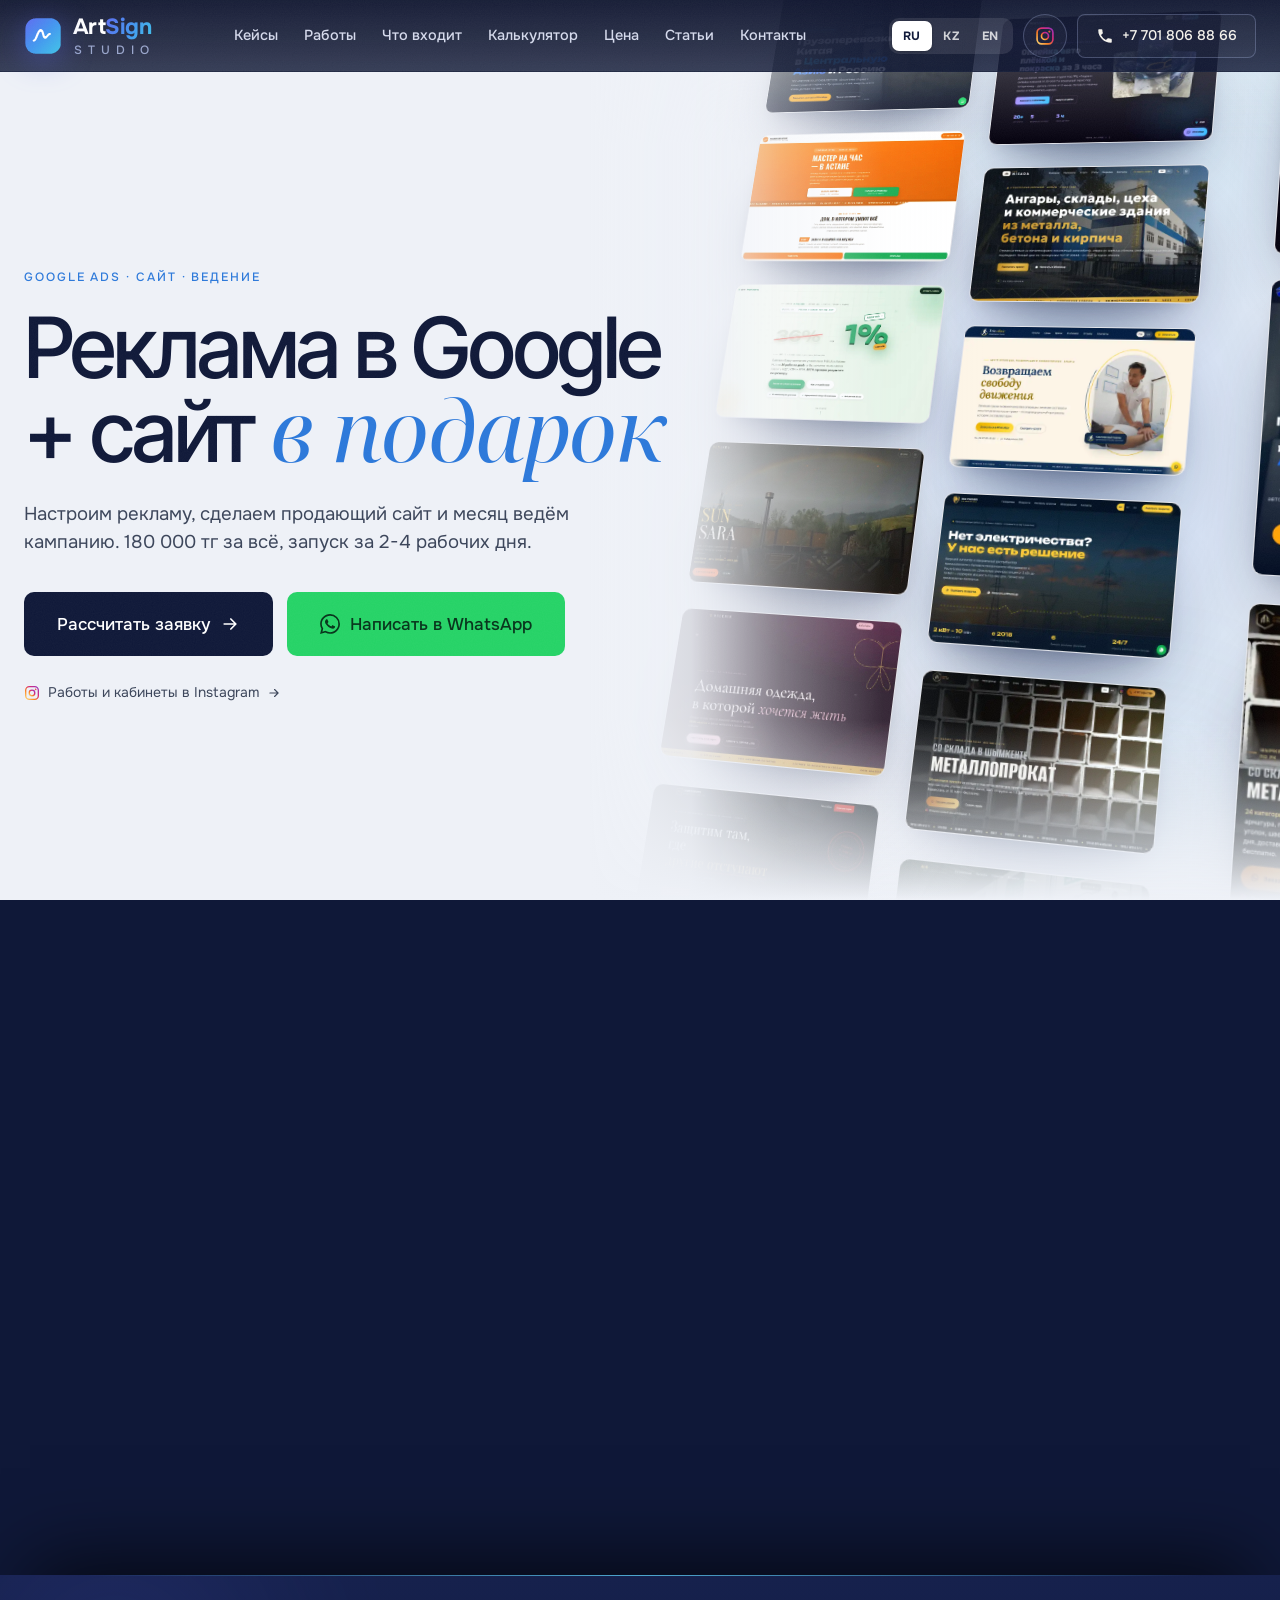
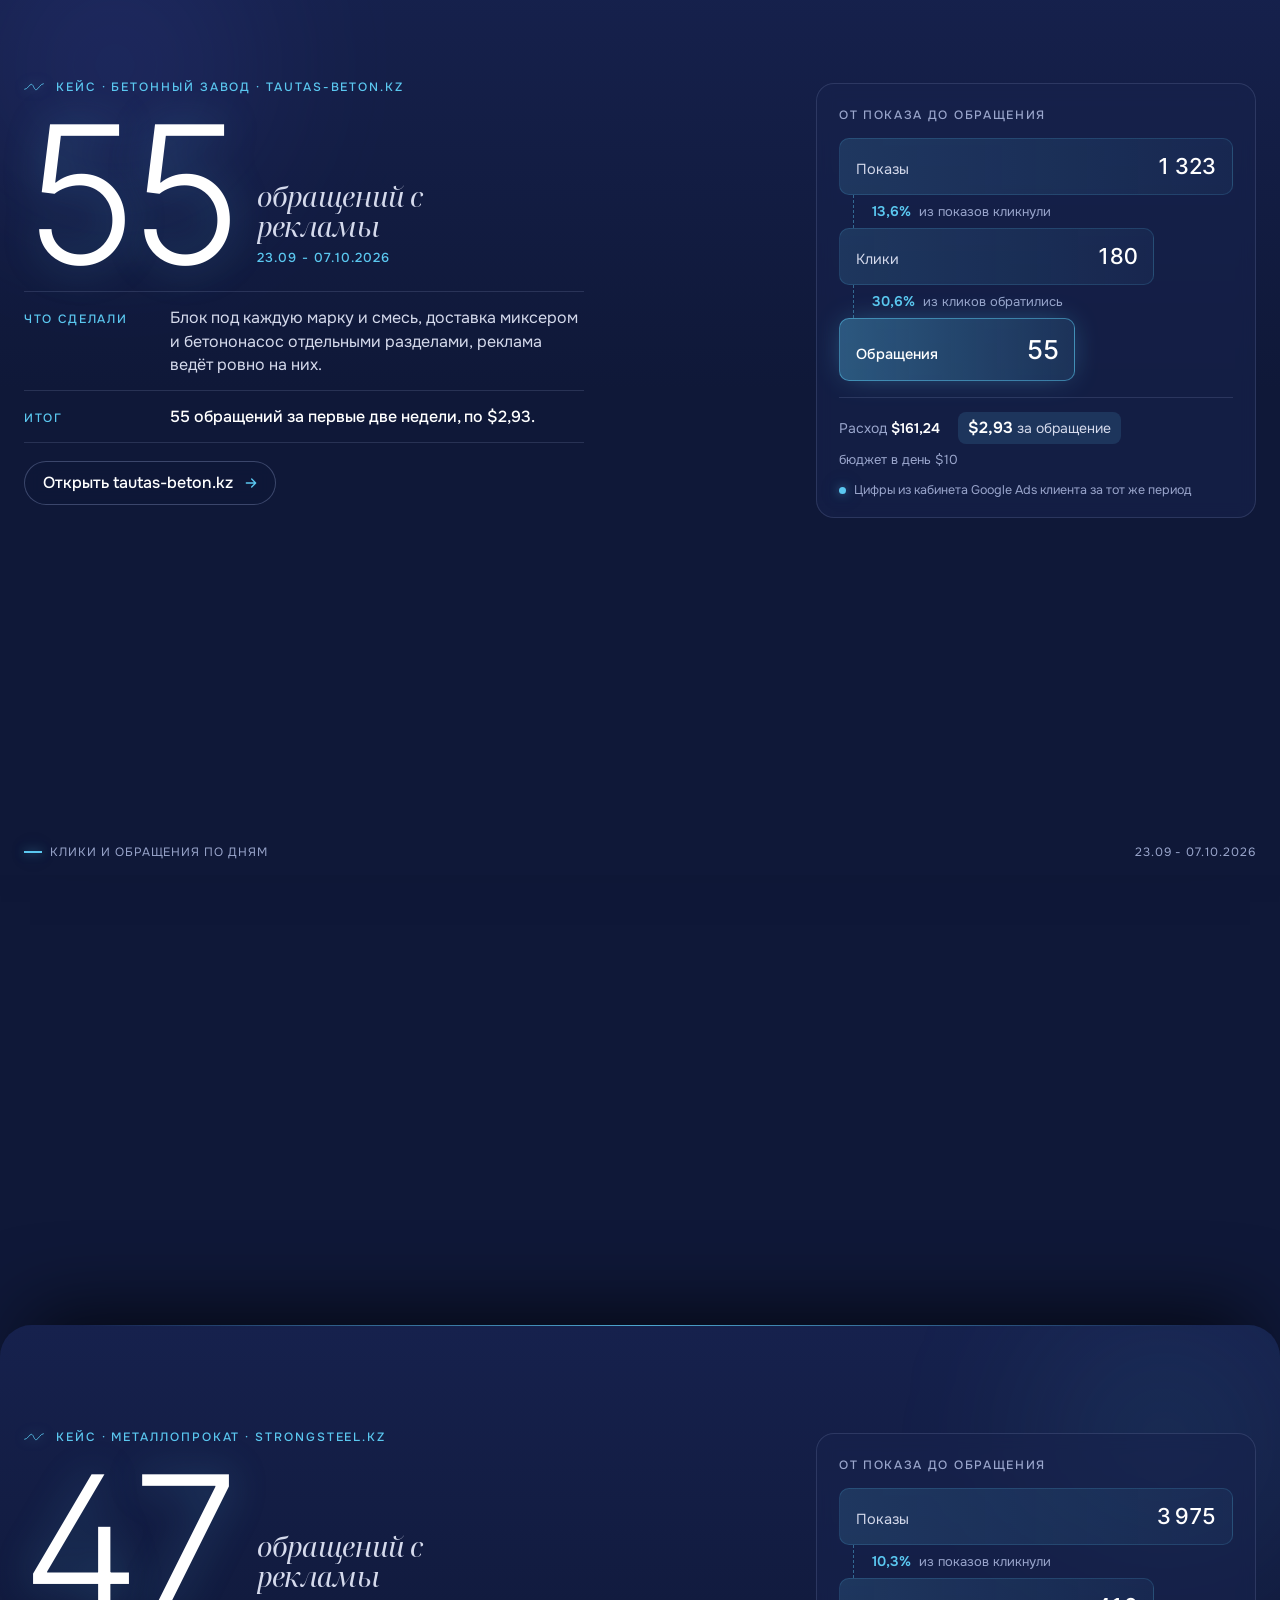
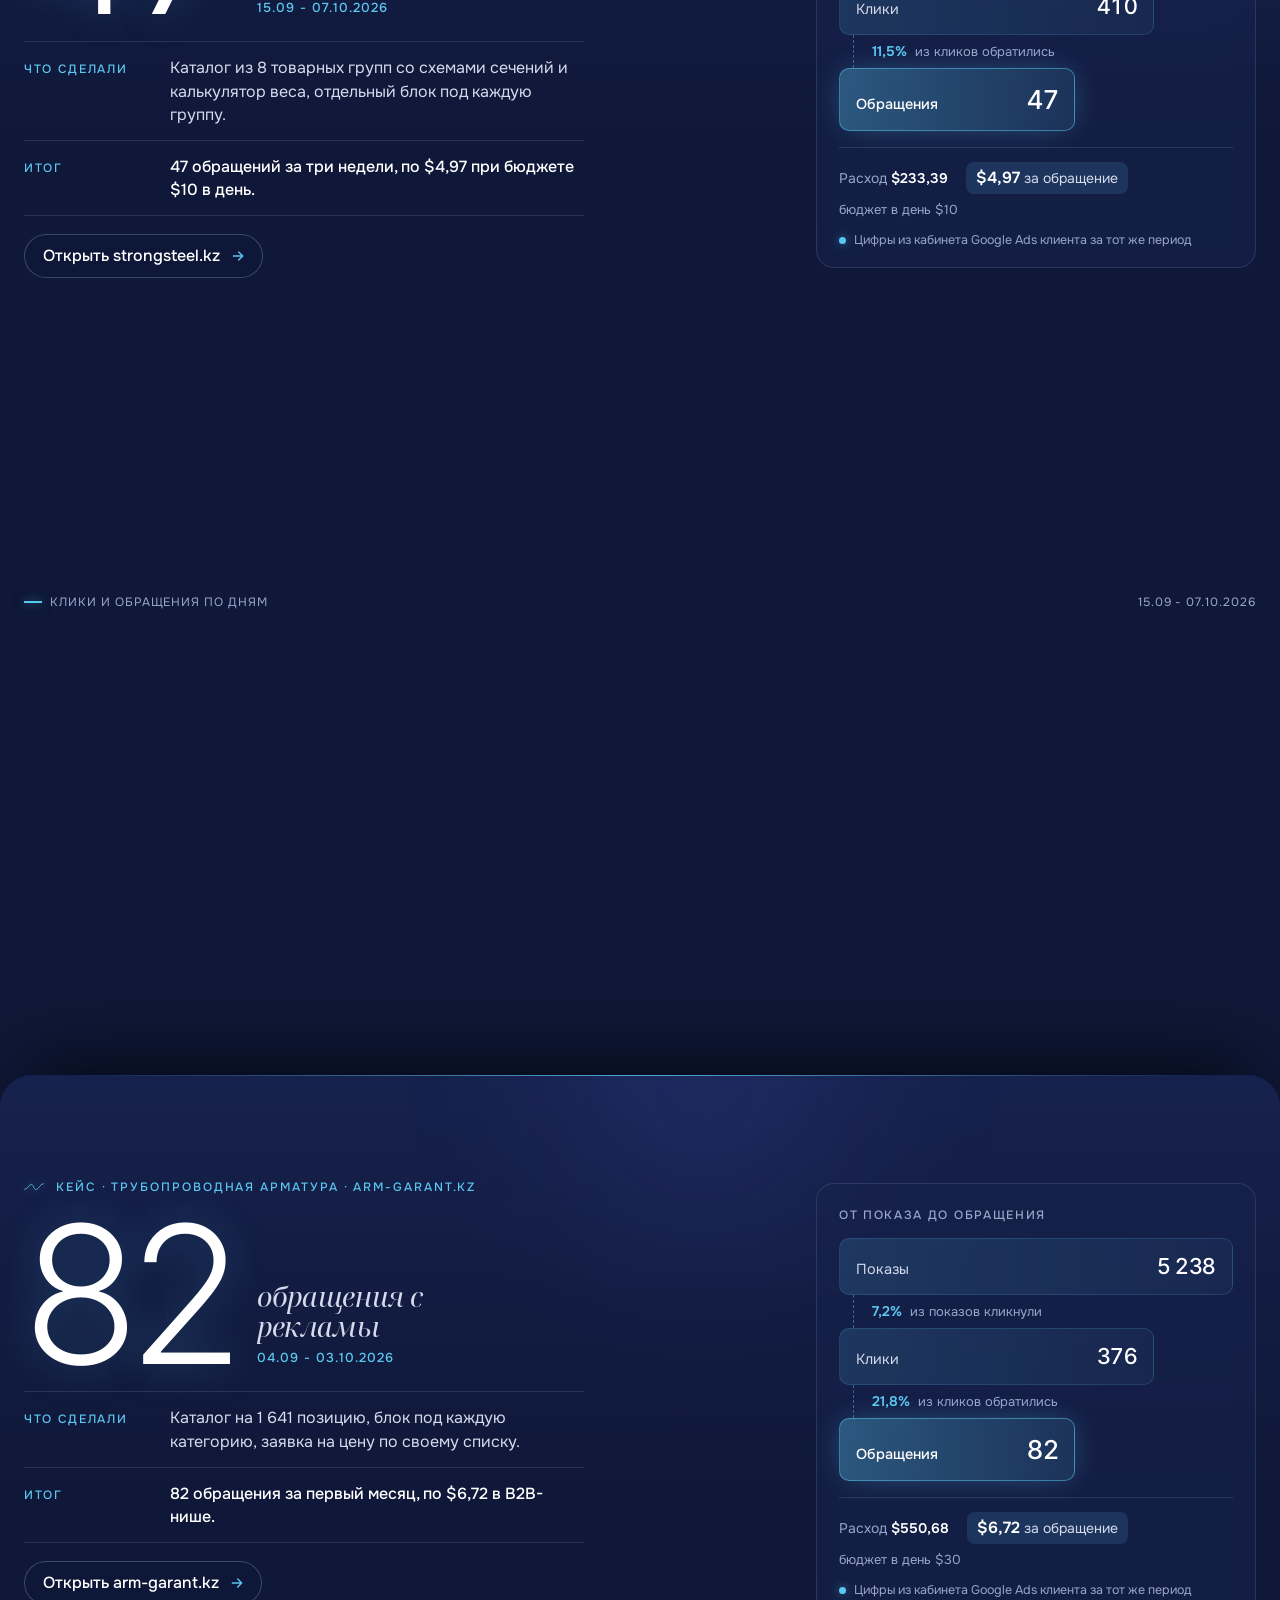
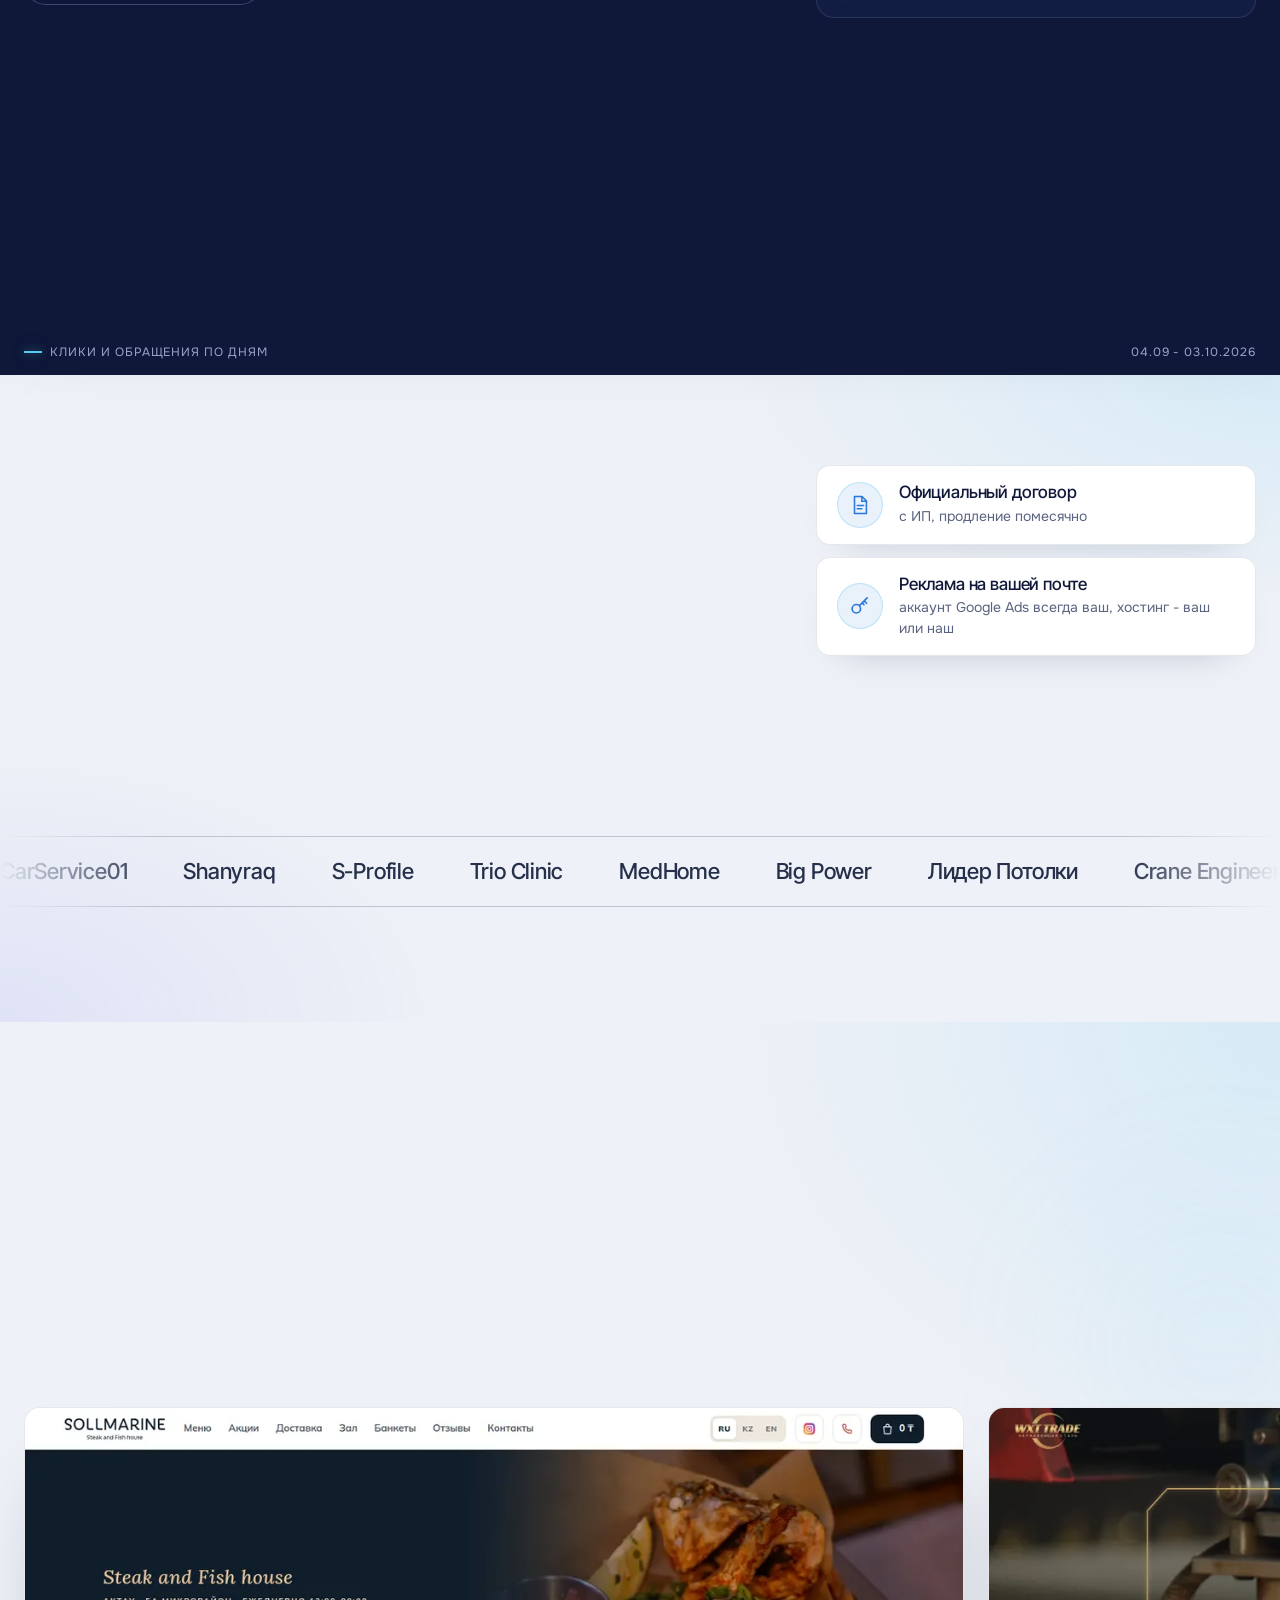
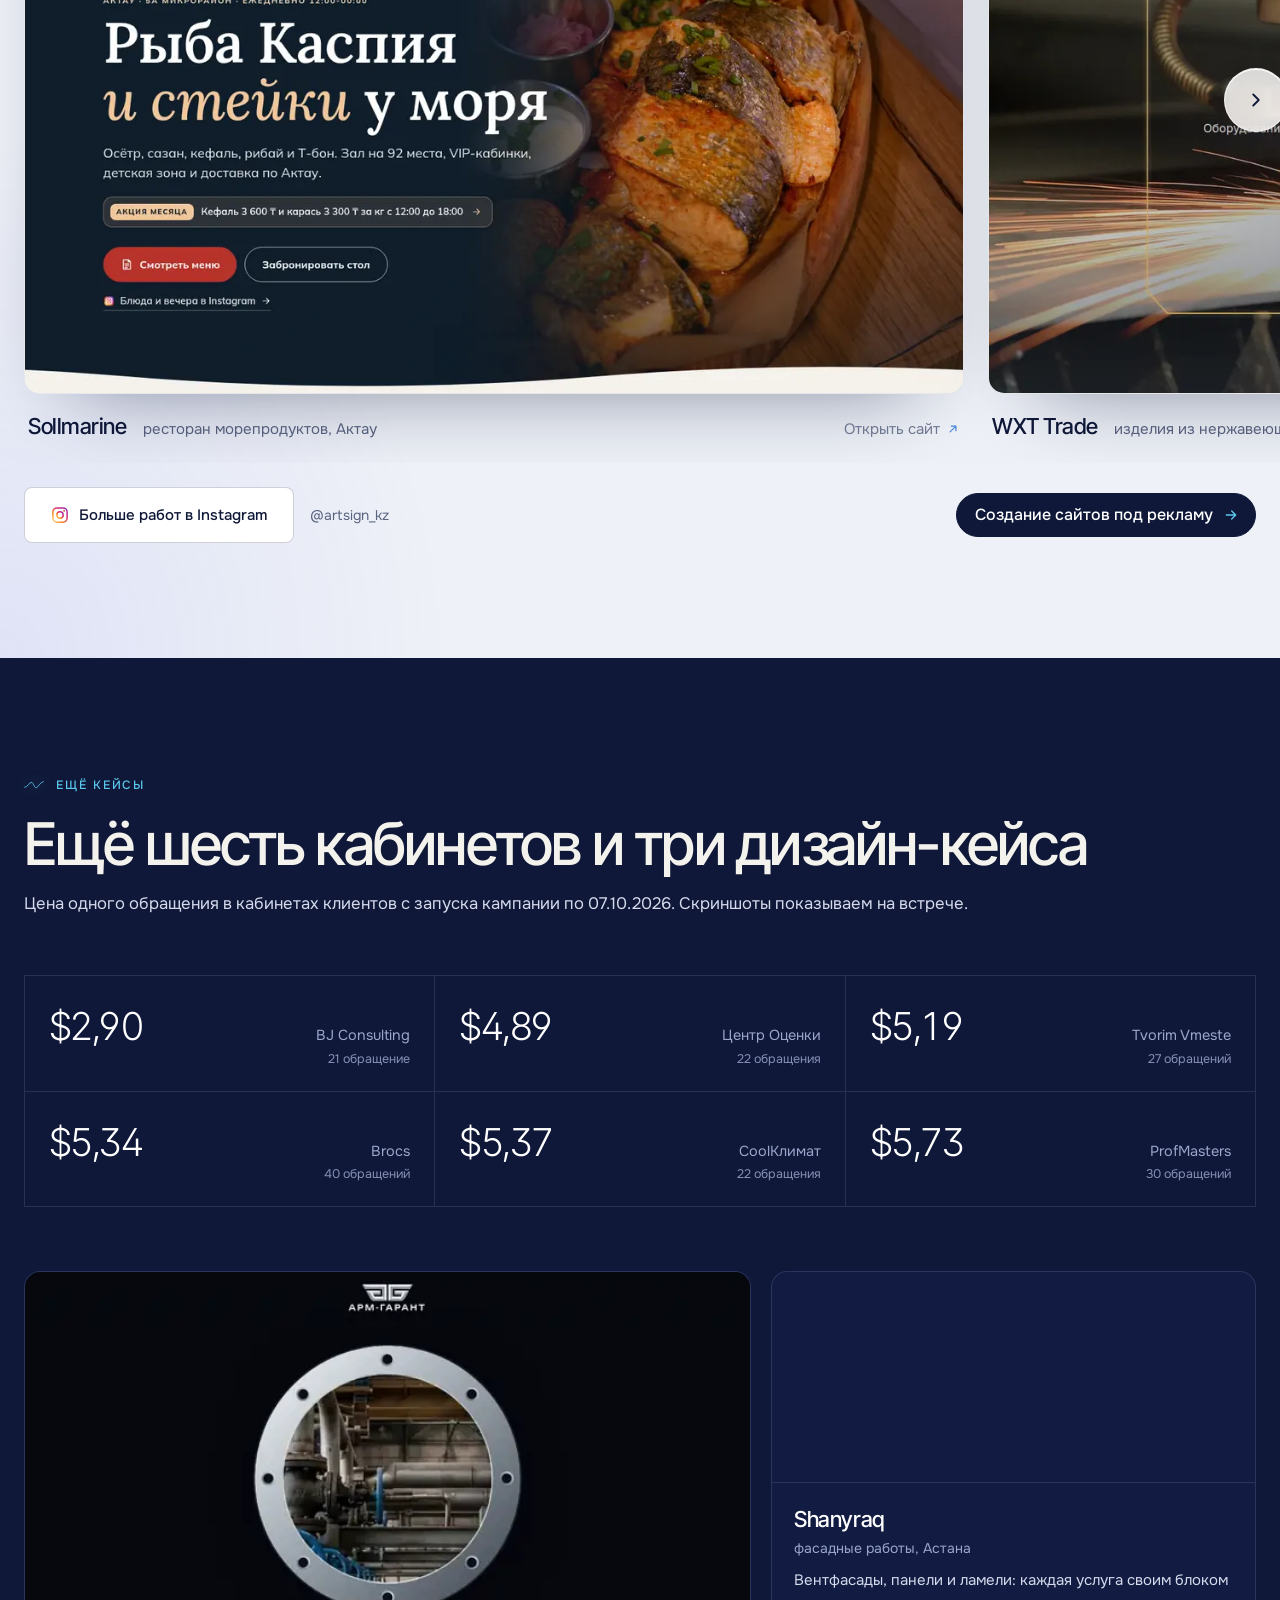
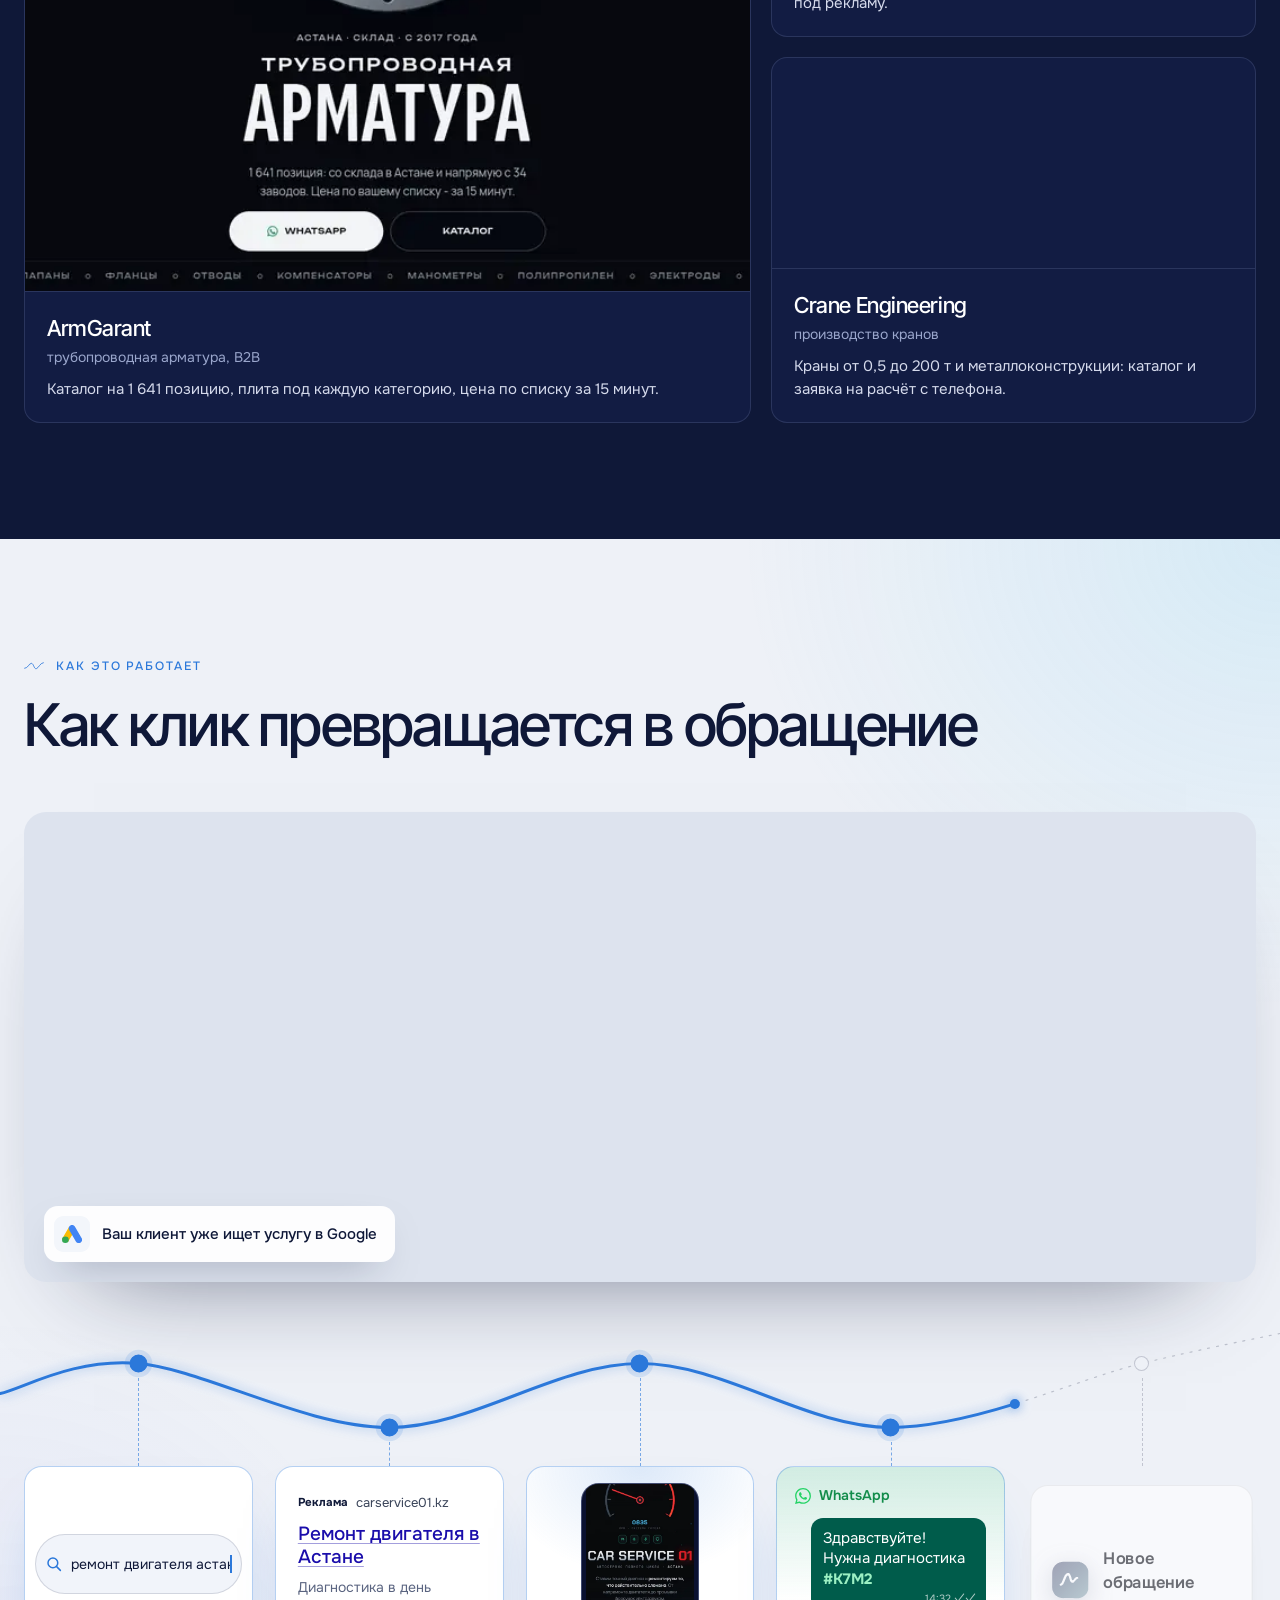
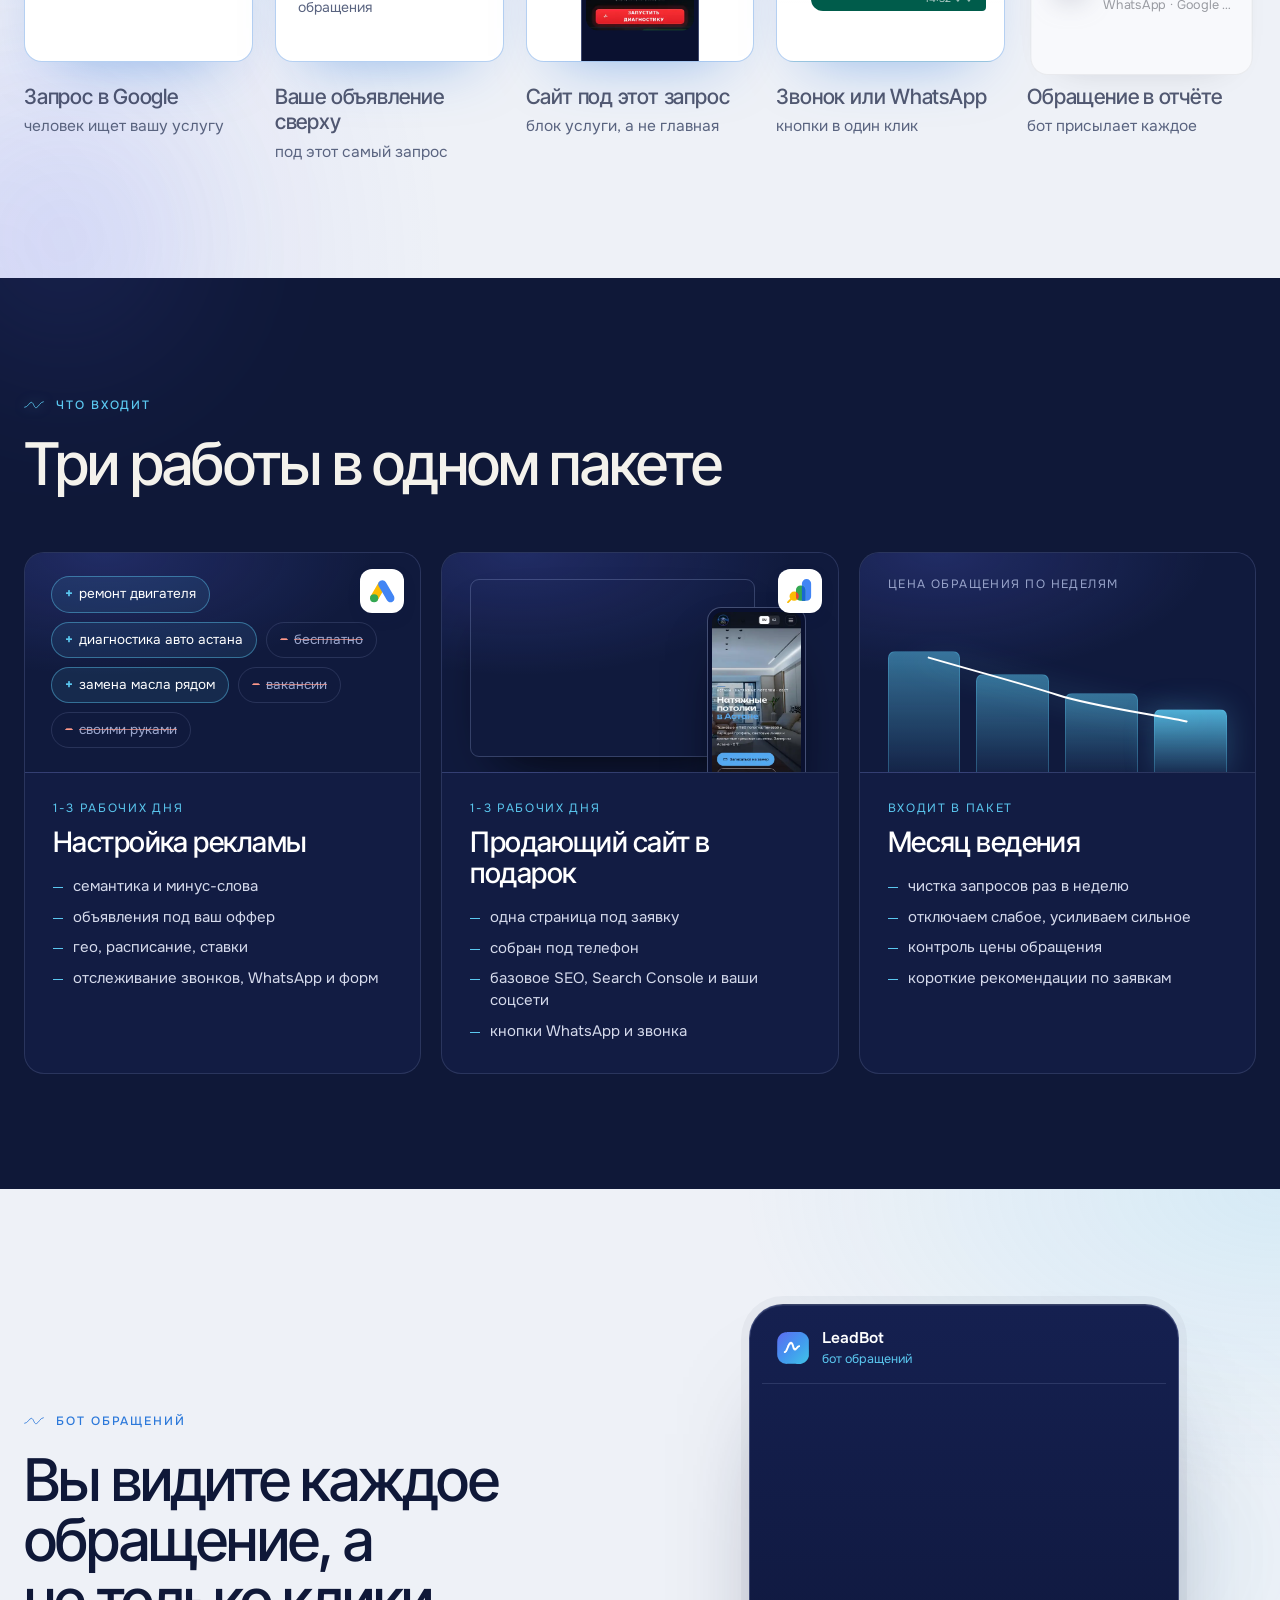
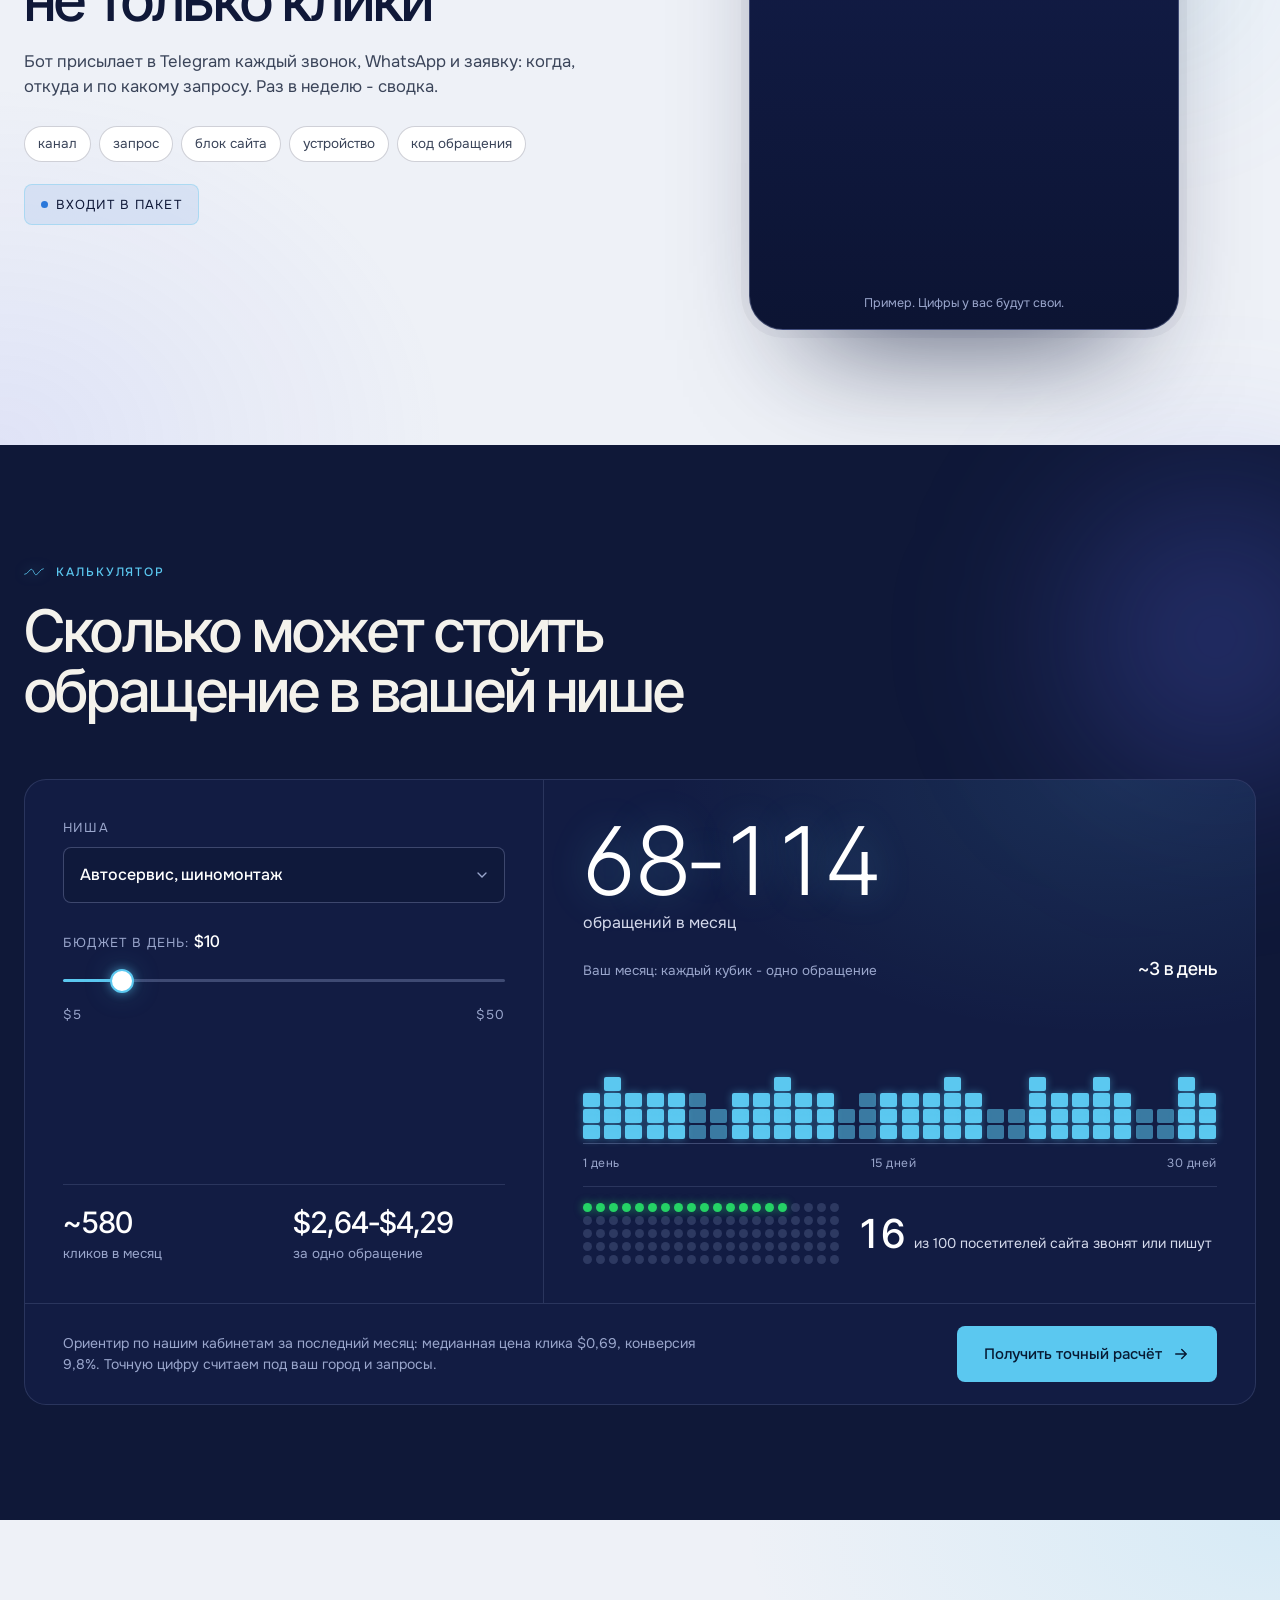
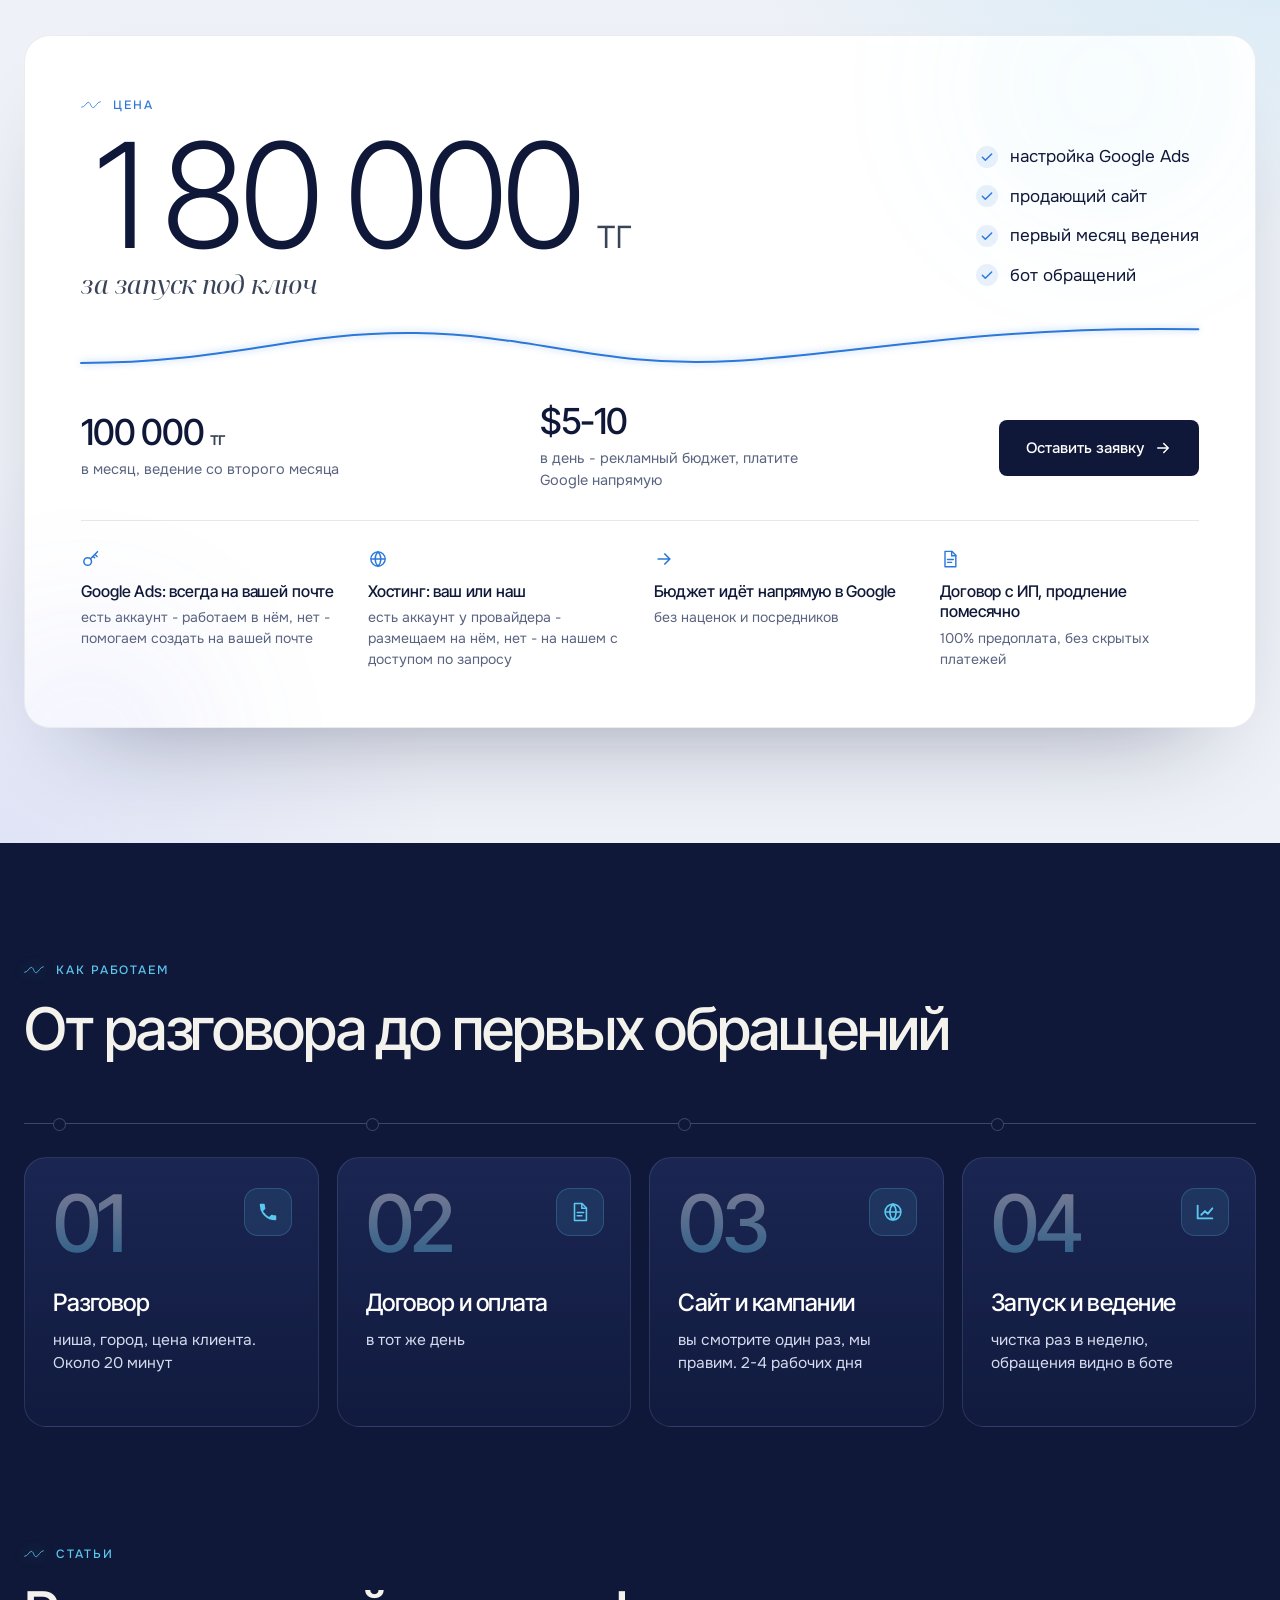
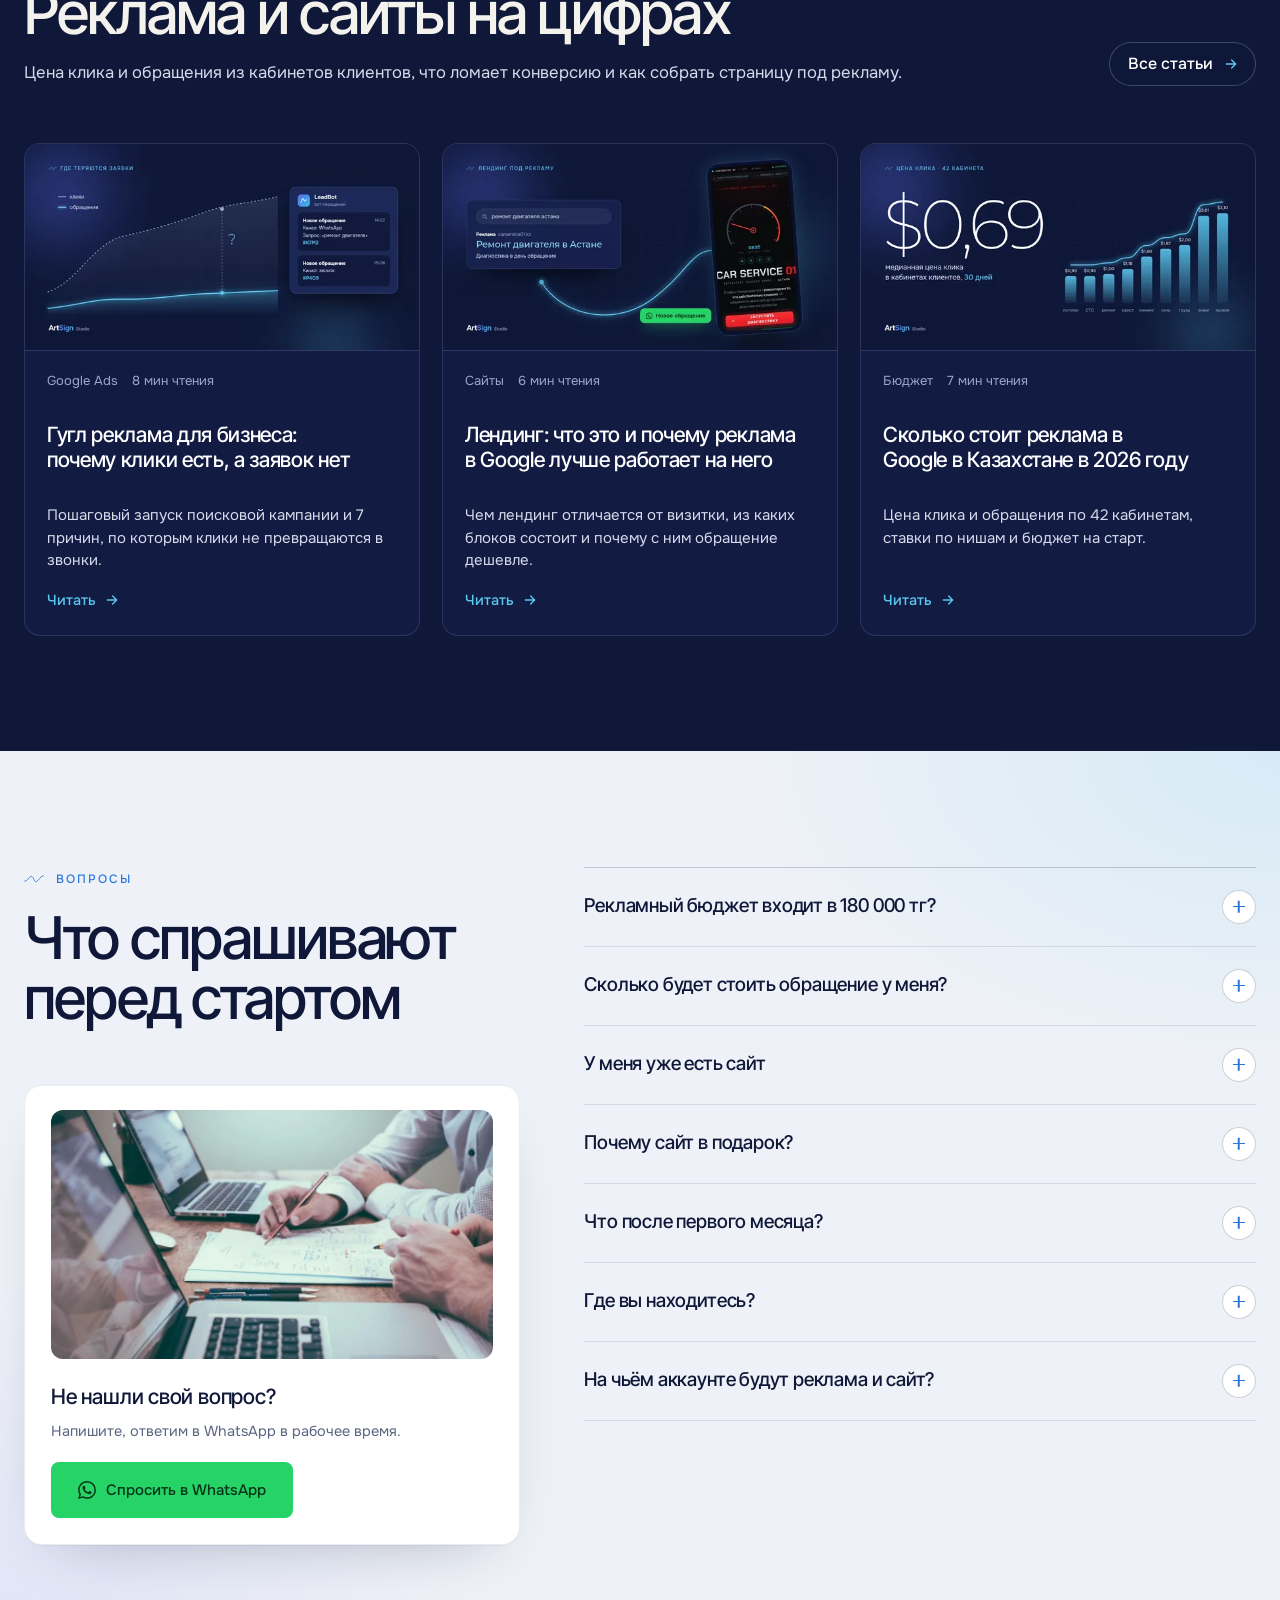
<file: index.html>
<!DOCTYPE html>
<html lang="ru">
<head>
<meta charset="utf-8">
<meta name="viewport" content="width=device-width, initial-scale=1, viewport-fit=cover">
<title>Контекстная реклама в Астане: Google Ads + сайт в подарок</title>
<meta name="description" content="Настройка Google Ads, продающий сайт в подарок и месяц ведения за 180 000 тг. Запуск за 2-4 рабочих дня. Каждое обращение видно в боте. Астана и весь Казахстан.">
<meta name="theme-color" content="#0F1838">
<link rel="canonical" href="https://artsign.kz/">
<link rel="alternate" hreflang="ru" href="https://artsign.kz/">
<link rel="alternate" hreflang="en" href="https://artsign.kz/?lang=en">
<link rel="alternate" hreflang="x-default" href="https://artsign.kz/">
<meta property="og:type" content="website">
<meta property="og:site_name" content="ArtSign Studio">
<meta property="og:title" content="Контекстная реклама в Астане: Google Ads + сайт в подарок - ArtSign Studio">
<meta property="og:description" content="180 000 тг за запуск под ключ: Google Ads, продающий сайт и месяц ведения. Старт за 2-4 рабочих дня.">
<meta property="og:url" content="https://artsign.kz/">
<meta property="og:image" content="https://artsign.kz/assets/og-image.jpg">
<meta property="og:image:width" content="1200">
<meta property="og:image:height" content="630">
<meta property="og:locale" content="ru_RU">
<meta name="twitter:card" content="summary_large_image">
<meta name="twitter:title" content="Контекстная реклама в Астане: Google Ads + сайт в подарок - ArtSign Studio">
<meta name="twitter:description" content="180 000 тг за запуск под ключ: Google Ads, продающий сайт и месяц ведения.">
<meta name="twitter:image" content="https://artsign.kz/assets/og-image.jpg">
<link rel="icon" href="favicon.ico" sizes="any">
<link rel="icon" type="image/png" sizes="32x32" href="assets/favicon-32.png">
<link rel="icon" type="image/png" sizes="16x16" href="assets/favicon-16.png">
<link rel="icon" type="image/png" sizes="192x192" href="assets/icon-192.png">
<link rel="apple-touch-icon" sizes="180x180" href="assets/apple-touch-icon.png">
<link rel="preconnect" href="https://fonts.googleapis.com">
<link rel="preconnect" href="https://fonts.gstatic.com" crossorigin>
<link rel="preload" as="style" href="https://fonts.googleapis.com/css2?family=Inter+Tight:wght@300;400;500;600&family=Noto+Serif+Display:ital,wght@1,400&family=Onest:wght@400;500;600;700&display=swap">
<link rel="stylesheet" href="https://fonts.googleapis.com/css2?family=Inter+Tight:wght@300;400;500;600&family=Noto+Serif+Display:ital,wght@1,400&family=Onest:wght@400;500;600;700&display=swap" media="print" onload="this.media='all'">
<noscript><link rel="stylesheet" href="https://fonts.googleapis.com/css2?family=Inter+Tight:wght@300;400;500;600&family=Noto+Serif+Display:ital,wght@1,400&family=Onest:wght@400;500;600;700&display=swap"></noscript>
<link rel="stylesheet" href="styles.css?v=20261013-1">
<script type="application/ld+json">
{"@context":"https://schema.org","@type":"ProfessionalService","name":"ArtSign Studio","alternateName":"ArtSign","url":"https://artsign.kz/","image":"https://artsign.kz/assets/og-image.jpg","logo":"https://artsign.kz/assets/icon-512.png","telephone":"+77018068866","email":"artsignstudio.kz@gmail.com","description":"Настройка Google Ads, продающий сайт в подарок и месяц ведения за 180 000 тг.","address":{"@type":"PostalAddress","addressLocality":"Астана","addressCountry":"KZ"},"areaServed":"KZ","priceRange":"180 000 KZT","hasMap":"https://go.2gis.com/yWjce","sameAs":["https://www.instagram.com/artsign_kz/"],"makesOffer":{"@type":"Offer","name":"Google Ads + сайт в подарок + месяц ведения","price":"180000","priceCurrency":"KZT","url":"https://artsign.kz/#price"}}
</script>
  <script src="https://lead-bot.sultan-askarov-kz.workers.dev/t.js" data-site="artsign" defer></script>
</head>
<body>
<a class="skip" href="#main" data-i="skip">К содержанию</a>

<svg width="0" height="0" style="position:absolute" aria-hidden="true" focusable="false">
  <defs>
    <linearGradient id="g-brand" x1="0" y1="0" x2="1" y2="1"><stop offset="0" stop-color="#5E6BF0"/><stop offset=".5" stop-color="#4396EF"/><stop offset="1" stop-color="#40C4E8"/></linearGradient>
    <linearGradient id="g-ig" x1="0" y1="1" x2="1" y2="0"><stop offset="0" stop-color="#FEDA75"/><stop offset=".35" stop-color="#FA7E1E"/><stop offset=".65" stop-color="#D62976"/><stop offset="1" stop-color="#962FBF"/></linearGradient>
    <linearGradient id="g-area" x1="0" y1="0" x2="0" y2="1"><stop offset="0" stop-color="#5BC8F0" stop-opacity=".28"/><stop offset="1" stop-color="#5BC8F0" stop-opacity="0"/></linearGradient>
  </defs>
  <symbol id="mark" viewBox="0 0 512 512"><path d=" M217.7 495.0C243.6 495.0 288.0 495.1 316.2 495.2C373.5 495.4 375.6 495.3 382.9 492.5C390.9 489.4 398.9 486.7 402.8 485.8C406.0 485.1 410.5 483.3 419.4 479.1C420.3 478.7 421.8 477.7 422.9 476.7C424.0 475.8 426.3 474.2 427.9 473.1C429.6 472.1 431.4 470.8 431.9 470.3C432.4 469.8 435.0 468.1 437.8 466.4C440.5 464.7 444.7 461.4 447.1 459.2C449.6 456.9 453.2 453.7 455.3 452.0C459.3 448.9 461.2 446.2 462.2 442.4C463.1 439.2 463.8 438.3 467.1 437.0C470.7 435.6 470.8 435.5 475.7 425.9C477.8 421.7 480.8 416.1 482.1 413.5C486.6 405.0 487.5 403.1 488.8 399.2C489.4 397.2 490.2 394.3 490.4 392.9C490.6 391.5 491.4 388.9 492.3 387.2C493.8 384.1 494.3 381.6 495.1 372.6C495.7 365.4 495.5 148.9 494.8 142.9C494.5 140.1 494.1 135.7 494.0 132.9C493.8 129.3 493.3 126.8 492.2 123.8C491.4 121.5 490.6 118.8 490.4 117.7C490.3 116.6 489.1 113.8 487.8 111.4C486.6 109.0 484.9 104.9 484.0 102.2C482.9 98.8 481.9 96.7 480.8 95.5C479.8 94.5 477.5 90.4 475.5 86.4C471.4 78.2 469.7 75.7 465.3 71.4C463.6 69.7 461.7 67.3 461.2 66.1C460.6 64.8 459.4 63.0 458.4 62.0C457.4 61.1 456.6 60.1 456.6 59.8C456.6 59.6 455.4 58.8 453.8 58.1C452.3 57.4 450.3 56.0 449.4 55.0C445.0 50.1 441.6 47.3 437.1 44.7C434.4 43.2 430.8 40.6 429.1 39.1C425.7 36.0 424.6 35.4 418.6 32.8C416.5 31.9 413.3 30.2 411.6 29.1C409.3 27.6 407.5 26.9 405.1 26.5C403.3 26.2 399.8 25.2 397.4 24.3C378.9 18.0 370.2 16.5 351.7 16.5C213.2 16.7 147.8 17.4 143.4 19.0C142.3 19.4 140.2 19.9 138.7 20.1C137.1 20.3 135.4 20.5 134.9 20.6C134.3 20.7 132.0 21.0 129.6 21.3C125.6 21.8 121.8 23.0 116.8 25.3C115.5 25.9 113.4 26.5 112.2 26.7C111.0 26.9 108.7 27.7 107.2 28.5C105.7 29.3 103.7 30.1 102.9 30.3C102.0 30.5 99.7 31.5 97.8 32.6C95.8 33.6 93.2 34.8 91.9 35.4C90.7 35.8 88.7 37.1 87.6 38.1C85.7 39.9 78.0 44.8 73.5 47.0C72.5 47.6 71.0 48.9 70.2 50.1C69.3 51.2 67.4 53.3 65.7 54.7C57.7 61.5 50.0 70.0 46.2 76.4C45.6 77.6 44.0 79.7 42.9 81.3C41.8 82.9 39.8 86.1 38.6 88.4C37.4 90.8 35.7 93.6 34.7 94.6C33.5 95.9 32.6 97.9 31.4 101.6C30.6 104.5 29.3 108.0 28.7 109.4C28.1 110.8 26.9 113.9 26.1 116.3C25.3 118.7 24.3 121.3 23.8 122.2C22.7 124.1 22.5 125.7 21.8 133.8C21.5 138.3 21.0 141.3 20.4 143.0C19.2 146.0 19.1 151.8 18.5 271.2C18.3 307.4 18.0 338.2 17.8 339.8C17.6 341.2 17.6 344.4 17.8 346.9C18.0 349.3 18.6 356.1 19.0 361.9C20.4 379.7 21.1 384.1 23.4 390.6C24.6 393.8 26.2 398.3 26.9 400.5C27.7 402.7 29.4 406.6 30.6 409.1C31.8 411.7 33.2 414.5 33.5 415.5C33.9 416.5 35.2 418.8 36.3 420.8C37.5 422.8 39.5 426.4 40.8 429.0C42.1 431.5 44.0 434.5 45.0 435.8C45.9 437.1 47.8 439.5 49.1 441.1C50.4 442.8 52.1 445.4 52.9 446.9C54.3 449.7 61.3 456.6 62.7 456.6C63.6 456.6 69.0 460.6 71.0 462.8C72.0 463.9 75.4 466.5 78.6 468.7C81.7 470.8 85.3 473.4 86.6 474.5C88.7 476.4 91.7 478.0 94.6 478.7C95.3 478.8 96.8 479.5 97.8 480.3C100.6 482.2 109.3 485.1 114.3 485.8C115.4 486.0 117.4 487.0 118.9 488.1C121.7 490.3 122.4 490.5 128.6 490.9C130.7 491.1 133.6 491.5 135.0 492.0C137.8 492.9 144.6 494.0 152.4 494.7C155.3 495.0 157.9 495.4 158.2 495.5C158.5 495.6 161.4 495.6 164.6 495.4C167.8 495.2 191.7 495.0 217.7 495.0Z" fill="url(#g-brand)" fill-rule="evenodd"/><path d=" M137.1 331.5C141.7 329.9 143.6 328.8 146.1 326.6C147.2 325.5 149.0 324.4 150.0 324.1C151.4 323.7 152.1 323.0 152.7 321.7C153.2 320.7 154.2 319.5 155.0 319.0C155.7 318.6 156.5 317.8 156.6 317.4C156.8 316.5 159.2 315.2 160.1 315.3C160.2 315.4 160.7 314.8 161.1 314.0C161.4 313.2 162.5 311.8 163.4 310.8C165.0 308.9 168.1 303.2 168.9 300.7C169.1 300.0 169.8 298.2 170.5 296.7C171.1 295.3 171.7 293.9 171.7 293.6C171.7 292.9 172.9 290.8 174.1 289.5C176.9 286.6 182.0 274.9 185.9 263.1C187.3 258.7 188.9 255.3 190.5 253.0C190.9 252.2 191.7 250.1 192.3 248.2C192.8 246.2 193.8 244.0 194.7 242.9C196.9 240.1 198.0 237.6 198.9 233.7C199.3 231.8 200.6 227.8 202.0 224.9C203.3 222.0 204.6 218.8 205.1 217.7C205.4 216.5 206.5 214.8 207.4 213.8C208.4 212.9 210.6 209.8 212.5 207.0C217.1 199.7 220.0 197.4 224.4 197.7C228.1 198.0 231.4 199.7 232.9 202.0C237.6 209.3 237.5 209.2 240.8 224.3C241.2 226.5 242.4 230.7 243.4 233.7C246.5 242.7 247.8 247.0 248.6 250.9C249.1 253.0 250.1 256.2 250.7 258.0C251.4 259.9 252.2 262.3 252.6 263.6C253.0 264.9 254.5 267.9 255.9 270.2C257.3 272.6 258.6 275.0 258.8 275.6C259.4 276.9 263.0 282.3 264.6 284.0C265.3 284.7 266.4 285.9 267.0 286.6C267.7 287.3 268.9 288.0 269.8 288.2C270.6 288.4 272.7 289.3 274.3 290.3C277.4 292.3 281.0 293.0 288.1 293.0C291.7 293.1 303.4 287.5 305.4 284.9C306.0 284.0 307.0 282.9 307.6 282.4C317.1 273.5 324.0 266.4 325.7 263.6C326.9 261.8 328.3 259.6 328.9 258.6C330.9 255.6 334.7 252.1 337.5 250.5C339.0 249.6 340.6 248.4 340.9 247.8C341.3 247.3 342.8 246.1 344.2 245.3C345.7 244.5 347.1 243.5 347.5 243.0C348.3 241.9 350.1 241.3 353.7 240.7C360.6 239.6 361.5 238.5 362.0 231.4C362.3 227.2 361.2 219.9 360.1 218.6C358.0 216.1 343.8 215.2 338.1 217.2C335.7 218.1 329.0 222.1 327.1 223.7C326.4 224.4 324.5 225.7 322.8 226.6C317.2 229.7 315.4 231.2 313.8 234.4C312.9 236.0 311.7 237.9 310.9 238.4C308.5 240.3 305.2 244.0 302.5 248.1C297.9 255.0 295.4 257.0 291.7 257.0C290.8 257.0 289.9 257.4 289.5 257.8C287.0 260.9 278.8 252.9 277.1 245.8C276.7 243.8 275.9 241.4 275.3 240.5C274.6 239.4 274.1 237.2 273.7 234.1C273.4 231.5 272.9 228.3 272.5 227.0C272.1 225.8 271.4 222.9 271.0 220.7C270.5 218.2 269.7 215.7 268.7 214.2C267.8 212.8 266.7 209.6 266.0 206.8C265.3 204.1 264.0 200.3 263.0 198.3C262.1 196.4 260.6 192.7 259.8 190.2C258.6 186.5 257.9 185.2 256.2 183.5C254.7 181.9 253.9 180.7 253.5 178.8C252.2 173.5 243.8 166.1 236.7 164.1C220.7 159.5 209.0 163.8 197.3 178.5C196.3 179.9 195.0 181.3 194.7 181.5C194.3 181.7 192.9 183.7 191.4 185.8C190.0 187.9 188.0 190.5 187.1 191.3C185.2 193.2 182.6 198.3 180.4 204.2C178.9 208.1 176.5 212.0 173.4 215.5C170.8 218.4 169.6 221.7 167.1 232.7C166.3 236.2 165.6 237.9 163.8 240.6C162.3 242.8 161.5 244.5 161.5 245.5C161.5 246.4 160.8 248.6 159.9 250.4C159.1 252.2 158.0 254.8 157.6 256.2C157.2 257.5 155.4 261.6 153.7 265.3C148.6 275.9 147.5 278.5 146.6 281.3C143.9 290.4 135.0 300.7 126.2 305.1C120.0 308.1 119.4 308.7 117.8 312.9C115.4 319.2 119.1 328.8 124.3 330.0C125.1 330.1 126.2 330.5 126.7 330.7C127.9 331.2 132.6 332.6 133.3 332.6C133.6 332.7 135.3 332.2 137.1 331.5Z" fill="#fff" fill-rule="evenodd"/></symbol>
  <symbol id="ic-wa" viewBox="0 0 24 24"><path fill="currentColor" d="M17.472 14.382c-.297-.149-1.758-.867-2.03-.967-.273-.099-.471-.148-.67.15-.197.297-.767.966-.94 1.164-.173.199-.347.223-.644.075-.297-.15-1.255-.463-2.39-1.475-.883-.788-1.48-1.761-1.653-2.059-.173-.297-.018-.458.13-.606.134-.133.298-.347.446-.52.149-.174.198-.298.298-.497.099-.198.05-.371-.025-.52-.075-.149-.669-1.612-.916-2.207-.242-.579-.487-.5-.669-.51-.173-.008-.371-.01-.57-.01-.198 0-.52.074-.792.372-.272.297-1.04 1.016-1.04 2.479 0 1.462 1.065 2.875 1.213 3.074.149.198 2.096 3.2 5.077 4.487.709.306 1.262.489 1.694.625.712.227 1.36.195 1.871.118.571-.085 1.758-.719 2.006-1.413.248-.694.248-1.289.173-1.413-.074-.124-.272-.198-.57-.347m-5.421 7.403h-.004a9.87 9.87 0 0 1-5.031-1.378l-.361-.214-3.741.982.998-3.648-.235-.374a9.86 9.86 0 0 1-1.51-5.26c.001-5.45 4.436-9.884 9.888-9.884 2.64 0 5.122 1.03 6.988 2.898a9.825 9.825 0 0 1 2.893 6.994c-.003 5.45-4.437 9.884-9.885 9.884m8.413-18.297A11.815 11.815 0 0 0 12.05 0C5.495 0 .16 5.335.157 11.892c0 2.096.547 4.142 1.588 5.945L.057 24l6.305-1.654a11.882 11.882 0 0 0 5.683 1.448h.005c6.554 0 11.89-5.335 11.893-11.893a11.821 11.821 0 0 0-3.48-8.413Z"/></symbol>
  <symbol id="ic-ig" viewBox="0 0 24 24"><rect x="2.5" y="2.5" width="19" height="19" rx="5.5" fill="none" stroke="url(#g-ig)" stroke-width="2"/><circle cx="12" cy="12" r="4.2" fill="none" stroke="url(#g-ig)" stroke-width="2"/><circle cx="17.4" cy="6.6" r="1.3" fill="url(#g-ig)"/></symbol>
  <symbol id="ic-phone" viewBox="0 0 24 24"><path fill="currentColor" d="M6.6 10.8a15.1 15.1 0 0 0 6.6 6.6l2.2-2.2c.3-.3.7-.4 1-.2 1.1.4 2.3.6 3.6.6.6 0 1 .4 1 1V20c0 .6-.4 1-1 1A17 17 0 0 1 3 4c0-.6.4-1 1-1h3.5c.6 0 1 .4 1 1 0 1.3.2 2.5.6 3.6.1.3 0 .7-.2 1l-2.3 2.2Z"/></symbol>
  <symbol id="ic-mail" viewBox="0 0 24 24"><path fill="none" stroke="currentColor" stroke-width="1.8" d="M3.5 6.5h17v11h-17z"/><path fill="none" stroke="currentColor" stroke-width="1.8" d="m3.5 7 8.5 6 8.5-6"/></symbol>
  <symbol id="ic-pin" viewBox="0 0 24 24"><path fill="none" stroke="currentColor" stroke-width="1.8" stroke-linejoin="round" d="M12 21s-6.5-5.6-6.5-11a6.5 6.5 0 0 1 13 0c0 5.4-6.5 11-6.5 11z"/><circle cx="12" cy="10" r="2.4" fill="none" stroke="currentColor" stroke-width="1.8"/></symbol>
  <symbol id="ic-arr" viewBox="0 0 24 24"><path fill="none" stroke="currentColor" stroke-width="2" stroke-linecap="round" stroke-linejoin="round" d="M5 12h13m-5-6 6 6-6 6"/></symbol>
  <symbol id="ic-ext" viewBox="0 0 24 24"><path fill="none" stroke="currentColor" stroke-width="2" stroke-linecap="round" stroke-linejoin="round" d="M7 17 17 7M9 7h8v8"/></symbol>
  <symbol id="ic-chev" viewBox="0 0 24 24"><path fill="none" stroke="currentColor" stroke-width="2" stroke-linecap="round" stroke-linejoin="round" d="m9 6 6 6-6 6"/></symbol>
  <symbol id="ic-check" viewBox="0 0 24 24"><path fill="none" stroke="currentColor" stroke-width="2.2" stroke-linecap="round" stroke-linejoin="round" d="m5 12.5 4.5 4.5L19 7.5"/></symbol>
  <symbol id="ic-search" viewBox="0 0 24 24"><circle cx="10.5" cy="10.5" r="6.5" fill="none" stroke="currentColor" stroke-width="2"/><path d="m15.5 15.5 5 5" fill="none" stroke="currentColor" stroke-width="2" stroke-linecap="round"/></symbol>
  <symbol id="ic-doc" viewBox="0 0 24 24"><path fill="none" stroke="currentColor" stroke-width="1.7" stroke-linejoin="round" d="M6 2.8h8.2L19 7.6v13.6H6z"/><path fill="none" stroke="currentColor" stroke-width="1.7" stroke-linecap="round" d="M14 3v5h5M9 12.5h7M9 16h5"/></symbol>
  <symbol id="ic-key" viewBox="0 0 24 24"><circle cx="8" cy="15" r="4.6" fill="none" stroke="currentColor" stroke-width="1.8"/><path fill="none" stroke="currentColor" stroke-width="1.8" stroke-linecap="round" stroke-linejoin="round" d="m11.4 11.6 8.4-8.4M16.6 6.4l2.6 2.6M14.4 8.6l2 2"/></symbol>
  <symbol id="ic-globe" viewBox="0 0 24 24"><circle cx="12" cy="12" r="8.6" fill="none" stroke="currentColor" stroke-width="1.7"/><path fill="none" stroke="currentColor" stroke-width="1.7" d="M3.6 12h16.8M12 3.4c2.4 2.4 3.4 5.4 3.4 8.6s-1 6.2-3.4 8.6c-2.4-2.4-3.4-5.4-3.4-8.6s1-6.2 3.4-8.6Z"/></symbol>
  <symbol id="ic-chart" viewBox="0 0 24 24"><path fill="none" stroke="currentColor" stroke-width="2" stroke-linecap="round" stroke-linejoin="round" d="M4 19V5M4 19h16M8 15l4-4 3 3 5-6"/></symbol>
  <symbol id="ic-gads" viewBox="0 -13 256 256"><path fill="#FBBC04" d="M5.88,166.40 L90.88,20.9 C101.67,27.25 156.11,57.38 164.90,63.11 L79.91,208.62 C70.62,220.90 -5.88,185.04 5.88,166.39 L5.88,166.40 Z"/><path fill="#4285F4" d="M250.08,166.40 L165.09,20.90 C153.21,1.13 127.61,-6.05 106.60,5.62 C85.58,17.30 79.18,42.46 91.06,63.11 L176.05,208.63 C187.93,228.39 213.52,235.58 234.54,223.90 C254.64,212.22 261.96,186.17 250.08,166.41 L250.08,166.40 Z"/><ellipse fill="#34A853" cx="42.66" cy="187.92" rx="42.66" ry="41.60"/></symbol>
  <symbol id="ic-gsc" viewBox="4.4 4.1 32 32"><path fill="#FBBC04" d="m11.081 30.527-4.72 4.721a.933.933 0 0 1-1.317 0l-.292-.292a.933.933 0 0 1 0-1.316l4.72-4.721a.933.933 0 0 1 1.318 0l.291.291a.93.93 0 0 1 0 1.317"/><path fill="#4285F4" d="M23.75 32.5h6.042a6.04 6.04 0 0 0 6.041-6.042v-16.25a6.04 6.04 0 0 0-6.041-6.041 6.04 6.04 0 0 0-6.042 6.041z"/><path fill="#FBBC04" d="M13.75 32.5a6.04 6.04 0 0 0 6.042-6.042 6.04 6.04 0 0 0-6.042-6.041 6.04 6.04 0 0 0-6.042 6.041A6.04 6.04 0 0 0 13.75 32.5"/><path fill="#34A853" d="M27.97 32.5h-5.887a6.04 6.04 0 0 1-6.041-6.042v-7.916a6.04 6.04 0 0 1 6.041-6.042 6.04 6.04 0 0 1 6.042 6.042v13.804a.154.154 0 0 1-.154.154z"/><path fill="#1967D2" d="M28.125 32.346V18.542a6.04 6.04 0 0 0-4.375-5.807V32.5h4.22a.154.154 0 0 0 .155-.154"/><path fill="#EA4335" d="M19.792 26.575a6.04 6.04 0 0 0-3.75-5.59v5.59c0 1.72.72 3.273 1.875 4.373a6.02 6.02 0 0 0 1.875-4.373"/></symbol>
  <symbol id="sig" viewBox="0 0 120 60"><path d="M4 44 C 24 44 30 14 44 14 S 60 50 74 46 S 96 12 116 10" fill="none" stroke="currentColor" stroke-width="5" stroke-linecap="round" stroke-linejoin="round"/></symbol>
</svg>

<header class="hdr" id="hdr">
  <div class="hdr-in">
    <a class="brand" href="#home" aria-label="ArtSign Studio, на главную">
      <svg class="brand-mark" width="38" height="38"><use href="#mark"/></svg>
      <span class="brand-wm" translate="no">Art<b>Sign</b><small>Studio</small></span>
    </a>
    <nav class="nav" aria-label="Разделы">
      <a href="#cases" data-i="nav.cases">Кейсы</a>
      <a href="#works" data-i="nav.works">Работы</a>
      <a href="#package" data-i="nav.package">Что входит</a>
      <a href="#calc" data-i="nav.calc">Калькулятор</a>
      <a href="#price" data-i="nav.price">Цена</a>
      <a href="stati/" data-i="nav.blog">Статьи</a>
      <a href="#contact" data-i="nav.contact">Контакты</a>
    </nav>
    <div class="hdr-right">
      <div class="lang" role="group" aria-label="Язык сайта">
        <button type="button" data-lang="ru" class="is-active" aria-pressed="true" lang="ru">RU</button>
        <button type="button" data-lang="kk" aria-pressed="false">KZ</button>
        <button type="button" data-lang="en" aria-pressed="false" lang="en">EN</button>
      </div>
      <a class="ic-btn hdr-ig" href="https://www.instagram.com/artsign_kz/" target="_blank" rel="noopener" aria-label="Instagram @artsign_kz"><svg width="20" height="20"><use href="#ic-ig"/></svg></a>
      <a class="btn btn-ghost btn-sm hdr-tel" href="tel:+77018068866"><svg width="16" height="16"><use href="#ic-phone"/></svg><span>+7 701 806 88 66</span></a>
      <button class="burger" type="button" aria-label="Открыть меню" aria-expanded="false" aria-controls="menu"><span></span><span></span></button>
    </div>
  </div>
</header>

<div class="menu" id="menu" hidden>
  <nav class="menu-nav" aria-label="Меню">
    <a href="#cases" data-i="nav.cases">Кейсы</a>
    <a href="#works" data-i="nav.works">Работы</a>
    <a href="#how" data-i="nav.how">Как это работает</a>
    <a href="#package" data-i="nav.package">Что входит</a>
    <a href="#calc" data-i="nav.calc">Калькулятор</a>
    <a href="#price" data-i="nav.price">Цена</a>
    <a href="#faq" data-i="nav.faq">Вопросы</a>
    <a href="stati/" data-i="nav.blog">Статьи</a>
    <a href="#contact" data-i="nav.contact">Контакты</a>
  </nav>
  <div class="menu-foot">
    <a class="btn btn-ghost" href="tel:+77018068866"><svg width="18" height="18"><use href="#ic-phone"/></svg><span>+7 701 806 88 66</span></a>
    <a class="btn btn-wa" href="https://wa.me/77018068866?text=%D0%97%D0%B4%D1%80%D0%B0%D0%B2%D1%81%D1%82%D0%B2%D1%83%D0%B9%D1%82%D0%B5%21%20%D0%A5%D0%BE%D1%87%D1%83%20%D1%80%D0%B0%D1%81%D1%87%D1%91%D1%82%20%D0%BF%D0%BE%20%D0%BF%D0%B0%D0%BA%D0%B5%D1%82%D1%83%20Google%20Ads%20%2B%20%D1%81%D0%B0%D0%B9%D1%82" target="_blank" rel="noopener"><svg width="18" height="18"><use href="#ic-wa"/></svg><span>WhatsApp</span></a>
    <a class="btn btn-ghost" href="https://www.instagram.com/artsign_kz/" target="_blank" rel="noopener"><svg width="18" height="18"><use href="#ic-ig"/></svg><span>@artsign_kz</span></a>
  </div>
</div>

<main id="main">

<!-- ГЕРОЙ: стена наших сайтов -->
<div class="pw pw-hero stack" id="home">
  <section class="plate hero lt" aria-label="Главный экран">
    <div class="wall-wrap" aria-hidden="true"><div class="wall" id="wall"></div></div>
    <div class="hero-scrim" aria-hidden="true"></div>
    <div class="hero-light" aria-hidden="true">
      <div class="light light-vi" style="width:56vw;height:56vw;left:-18vw;top:-10vw"></div>
      <div class="light light-cy" style="width:40vw;height:40vw;right:-10vw;bottom:-14vw"></div>
    </div>
    <div class="wrap hero-in">
      <div class="hero-txt">
        <p class="kicker" data-i="hero.kicker">Google Ads · сайт · ведение</p>
        <h1 class="h1"><span data-i="hero.h1a">Реклама в Google</span><br><span><span data-i="hero.h1b">+ сайт </span><b data-i="hero.h1c">в подарок</b></span></h1>
        <p class="lead" data-i="hero.lead">Настроим рекламу, сделаем продающий сайт и месяц ведём кампанию. 180 000 тг за всё, запуск за 2-4 рабочих дня.</p>
        <div class="hero-cta">
          <a class="btn btn-ac" href="#calc"><span data-i="hero.btn1">Рассчитать заявку</span><svg width="18" height="18"><use href="#ic-arr"/></svg></a>
          <a class="btn btn-wa" href="https://wa.me/77018068866?text=%D0%97%D0%B4%D1%80%D0%B0%D0%B2%D1%81%D1%82%D0%B2%D1%83%D0%B9%D1%82%D0%B5%21%20%D0%A5%D0%BE%D1%87%D1%83%20%D1%80%D0%B0%D1%81%D1%87%D1%91%D1%82%20%D0%BF%D0%BE%20%D0%BF%D0%B0%D0%BA%D0%B5%D1%82%D1%83%20Google%20Ads%20%2B%20%D1%81%D0%B0%D0%B9%D1%82" target="_blank" rel="noopener"><svg width="18" height="18"><use href="#ic-wa"/></svg><span data-i="hero.btn2">Написать в WhatsApp</span></a>
        </div>
        <a class="ig-link" href="https://www.instagram.com/artsign_kz/" target="_blank" rel="noopener"><svg width="16" height="16"><use href="#ic-ig"/></svg><span data-i="hero.ig">Работы и кабинеты в Instagram</span><svg width="14" height="14"><use href="#ic-arr"/></svg></a>
      </div>
    </div>
  </section>
</div>

<!-- КЕЙСЫ: три плиты. Крупная цифра, факты, график и кадр кабинета - один период; «сейчас» - отдельной строкой -->
<div id="cases" class="cases">
<div class="pw stack" id="case-tautas">
  <section class="plate case">
    <div class="light light-vi" style="width:50vw;height:50vw;left:-16vw;top:-18vw"></div>
    <div class="wrap case-in">
      <div class="case-txt txt">
        <p class="kicker"><svg width="20" height="10"><use href="#sig"/></svg><span data-i="c1.kicker">Кейс · бетонный завод · tautas-beton.kz</span></p>
        <h2 class="case-num"><span class="num" data-n="55">55</span><small><span data-i="c1.unit">обращений с рекламы</span><em>23.09 - 07.10.2026</em></small></h2>
        <dl class="story">
          <div><dt data-i="cs.did">Что сделали</dt><dd data-i="c1.p">Блок под каждую марку и смесь, доставка миксером и бетононасос отдельными разделами, реклама ведёт ровно на них.</dd></div>
          <div><dt data-i="cs.res">Итог</dt><dd data-i="c1.res">55 обращений за первые две недели, по $2,93.</dd></div>
        </dl>
        <a class="link-arr" href="https://tautas-beton.kz/" target="_blank" rel="noopener"><span data-i="c1.link">Открыть tautas-beton.kz</span><svg width="16" height="16"><use href="#ic-arr"/></svg></a>
      </div>
      <figure class="proof funnel">
        <p class="fn-h" data-i="cs.fn">От показа до обращения</p>
        <ol class="fn">
          <li class="fn-row" style="--w:1"><span data-i="cs.imp">Показы</span><b>1 323</b></li>
          <li class="fn-rate"><b>13,6%</b><span data-i="cs.ofImp">из показов кликнули</span></li>
          <li class="fn-row" style="--w:.8"><span data-i="cs.clk">Клики</span><b>180</b></li>
          <li class="fn-rate"><b>30,6%</b><span data-i="cs.ofClk">из кликов обратились</span></li>
          <li class="fn-row fn-lead" style="--w:.6"><span data-i="cs.lead">Обращения</span><b>55</b></li>
        </ol>
        <div class="fn-sum"><span><span data-i="cs.spend">Расход</span> <b>$161,24</b></span><span class="fn-cpl"><b>$2,93</b> <span data-i="cs.per">за обращение</span></span><span class="fn-bud"><span data-i="cs.budget">бюджет в день</span> $10</span></div>
        <figcaption data-i="cs.src">Цифры из кабинета Google Ads клиента за тот же период</figcaption>
      </figure>
    </div>
    <div class="chart" data-chart="tautas" aria-hidden="true"></div>
    <div class="chart-meta"><i data-i="cs.legend">клики и обращения по дням</i><span>23.09 - 07.10.2026</span></div>
  </section>
</div>

<div class="pw stack" id="case-strongsteel">
  <section class="plate case">
    <div class="light light-cy" style="width:46vw;height:46vw;right:-14vw;top:-14vw"></div>
    <div class="wrap case-in">
      <div class="case-txt txt">
        <p class="kicker"><svg width="20" height="10"><use href="#sig"/></svg><span data-i="c2.kicker">Кейс · металлопрокат · strongsteel.kz</span></p>
        <h2 class="case-num"><span class="num" data-n="47">47</span><small><span data-i="c2.unit">обращений с рекламы</span><em>15.09 - 07.10.2026</em></small></h2>
        <dl class="story">
          <div><dt data-i="cs.did">Что сделали</dt><dd data-i="c2.p">Каталог из 8 товарных групп со схемами сечений и калькулятор веса, отдельный блок под каждую группу.</dd></div>
          <div><dt data-i="cs.res">Итог</dt><dd data-i="c2.h">47 обращений за три недели, по $4,97 при бюджете $10 в день.</dd></div>
        </dl>
        <a class="link-arr" href="https://strongsteel.kz/" target="_blank" rel="noopener"><span data-i="c2.link">Открыть strongsteel.kz</span><svg width="16" height="16"><use href="#ic-arr"/></svg></a>
      </div>
      <figure class="proof funnel">
        <p class="fn-h" data-i="cs.fn">От показа до обращения</p>
        <ol class="fn">
          <li class="fn-row" style="--w:1"><span data-i="cs.imp">Показы</span><b>3 975</b></li>
          <li class="fn-rate"><b>10,3%</b><span data-i="cs.ofImp">из показов кликнули</span></li>
          <li class="fn-row" style="--w:.8"><span data-i="cs.clk">Клики</span><b>410</b></li>
          <li class="fn-rate"><b>11,5%</b><span data-i="cs.ofClk">из кликов обратились</span></li>
          <li class="fn-row fn-lead" style="--w:.6"><span data-i="cs.lead">Обращения</span><b>47</b></li>
        </ol>
        <div class="fn-sum"><span><span data-i="cs.spend">Расход</span> <b>$233,39</b></span><span class="fn-cpl"><b>$4,97</b> <span data-i="cs.per">за обращение</span></span><span class="fn-bud"><span data-i="cs.budget">бюджет в день</span> $10</span></div>
        <figcaption data-i="cs.src">Цифры из кабинета Google Ads клиента за тот же период</figcaption>
      </figure>
    </div>
    <div class="chart" data-chart="strongsteel" aria-hidden="true"></div>
    <div class="chart-meta"><i data-i="cs.legend">клики и обращения по дням</i><span>15.09 - 07.10.2026</span></div>
  </section>
</div>

<div class="pw" id="case-armgarant">
  <section class="plate case">
    <div class="light light-vi" style="width:50vw;height:50vw;left:30vw;top:-24vw"></div>
    <div class="wrap case-in">
      <div class="case-txt txt">
        <p class="kicker"><svg width="20" height="10"><use href="#sig"/></svg><span data-i="c3.kicker">Кейс · трубопроводная арматура · arm-garant.kz</span></p>
        <h2 class="case-num"><span class="num" data-n="82">82</span><small><span data-i="c3.unit">обращения с рекламы</span><em>04.09 - 03.10.2026</em></small></h2>
        <dl class="story">
          <div><dt data-i="cs.did">Что сделали</dt><dd data-i="c3.p">Каталог на 1 641 позицию, блок под каждую категорию, заявка на цену по своему списку.</dd></div>
          <div><dt data-i="cs.res">Итог</dt><dd data-i="c3.res">82 обращения за первый месяц, по $6,72 в B2B-нише.</dd></div>
        </dl>
        <a class="link-arr" href="https://arm-garant.kz/" target="_blank" rel="noopener"><span data-i="c3.link">Открыть arm-garant.kz</span><svg width="16" height="16"><use href="#ic-arr"/></svg></a>
      </div>
      <figure class="proof funnel">
        <p class="fn-h" data-i="cs.fn">От показа до обращения</p>
        <ol class="fn">
          <li class="fn-row" style="--w:1"><span data-i="cs.imp">Показы</span><b>5 238</b></li>
          <li class="fn-rate"><b>7,2%</b><span data-i="cs.ofImp">из показов кликнули</span></li>
          <li class="fn-row" style="--w:.8"><span data-i="cs.clk">Клики</span><b>376</b></li>
          <li class="fn-rate"><b>21,8%</b><span data-i="cs.ofClk">из кликов обратились</span></li>
          <li class="fn-row fn-lead" style="--w:.6"><span data-i="cs.lead">Обращения</span><b>82</b></li>
        </ol>
        <div class="fn-sum"><span><span data-i="cs.spend">Расход</span> <b>$550,68</b></span><span class="fn-cpl"><b>$6,72</b> <span data-i="cs.per">за обращение</span></span><span class="fn-bud"><span data-i="cs.budget">бюджет в день</span> $30</span></div>
        <figcaption data-i="cs.src">Цифры из кабинета Google Ads клиента за тот же период</figcaption>
      </figure>
    </div>
    <div class="chart" data-chart="armgarant" aria-hidden="true"></div>
    <div class="chart-meta"><i data-i="cs.legend">клики и обращения по дням</i><span>04.09 - 03.10.2026</span></div>
  </section>
</div>

</div>

<!-- ДОВЕРИЕ: крупно только цифры, гарантии - строками с иконкой -->
<section class="sec trust lt" id="trust" aria-label="Цифры студии">
  <div class="wrap trust-in">
    <div class="tnum rv"><b class="cnt" data-n="250">250</b><span data-i="t.f1">проектов</span></div>
    <div class="tnum rv"><b class="cnt" data-n="35">35</b><span data-i="t.f2">новых клиентов в месяц</span></div>
    <ul class="tguar rv">
      <li><span class="tg-ic" aria-hidden="true"><svg width="22" height="22"><use href="#ic-doc"/></svg></span><div><b data-i="t.f3b">Официальный договор</b><span data-i="t.f3">с ИП, продление помесячно</span></div></li>
      <li><span class="tg-ic" aria-hidden="true"><svg width="22" height="22"><use href="#ic-key"/></svg></span><div><b data-i="t.f4b">Реклама на вашей почте</b><span data-i="t.f4">аккаунт Google Ads всегда ваш, хостинг - ваш или наш</span></div></li>
    </ul>
  </div>
  <div class="wrap tools rv">
    <span class="tools-l" data-i="t.tools">Работаем в инструментах Google</span>
    <div class="tool"><span class="g-ic"><svg width="26" height="26" aria-hidden="true"><use href="#ic-gads"/></svg></span><div><b>Google Ads</b><span data-i="t.ads">кампании, ставки, конверсии</span></div></div>
    <div class="tool"><span class="g-ic"><svg width="26" height="26" aria-hidden="true"><use href="#ic-gsc"/></svg></span><div><b>Google Search Console</b><span data-i="t.gsc">индексация и поиск по сайту</span></div></div>
  </div>
  <div class="marq" aria-hidden="true"><div class="marq-track" id="marq">
    <span>CarService01</span><span>Shanyraq</span><span>S-Profile</span><span>Trio Clinic</span><span>MedHome</span><span>Big Power</span><span>Лидер Потолки</span><span>Crane Engineering</span><span>SmartZamok</span><span>BestShine</span><span>Legal Resource</span><span>Strong Steel</span><span>MyPatent</span><span>Nisada</span><span>ArmGarant</span><span>SkySpace</span><span>PSL Group</span><span>Tautas Beton</span><span>AIG</span><span>Hotel Comfort</span><span>Lineo</span><span>Kelebek</span><span>DeeKeyz</span><span>Provar01</span><span>Remont.kz</span><span>AsphaltTau</span><span>Электросервис</span><span>MAF Construction</span><span>CoolКлимат</span><span>Lux Granite</span><span>AEC Kazakhstan</span><span>Travel Hub</span><span>Adrenaline</span><span>OpalubkaPro</span><span>Sollmarine</span><span>Sunsara</span><span>Reflex Clinic</span><span>Batys Finance</span><span>Autologix</span><span>Iceberg</span><span>TradeChem</span><span>Visair</span><span>Avermont Legal</span><span>Qadam</span><span>Saiser</span><span>Everest</span><span>Carline</span><span>Kazpolimer</span><span>Eco Plast</span><span>Paluba</span><span>WXT Trade</span><span>Best Vorota</span><span>Astana Masters</span><span>DUAL.KZ</span><span>Smart Catering</span>
  </div></div>
</section>

<!-- РАБОТЫ -->
<section class="sec works lt" id="works">
  <div class="light light-cy" style="width:50vw;height:50vw;right:-20vw;top:0"></div>
  <div class="wrap">
    <div class="head works-head rv">
      <div>
        <p class="kicker"><svg width="20" height="10"><use href="#sig"/></svg><span data-i="w.kicker">Работы</span></p>
        <h2 class="h2" data-i="w.h2">Сайты, сделанные за последние недели</h2>
        <p class="lead" data-i="w.lead">Все ссылки живые. Ваш сайт будет такого же уровня.</p>
      </div>
    </div>
    <div class="filt rv" role="group" aria-label="Фильтр по нишам">
      <button type="button" class="is-active" data-f="all" data-i="w.f0">Все</button>
      <button type="button" data-f="serv" data-i="w.f1">Услуги</button>
      <button type="button" data-f="b2b" data-i="w.f2">B2B и производство</button>
      <button type="button" data-f="trade" data-i="w.f3">Торговля</button>
      <button type="button" data-f="law" data-i="w.f4">Юристы и финансы</button>
      <button type="button" data-f="horeca" data-i="w.f5">HoReCa</button>
    </div>
  </div>
  <div class="lane-out">
    <button type="button" class="lane-btn lane-prev" aria-label="Назад"><svg width="22" height="22"><use href="#ic-chev"/></svg></button>
    <button type="button" class="lane-btn lane-next" aria-label="Вперёд"><svg width="22" height="22"><use href="#ic-chev"/></svg></button>
    <div class="lane" id="lane" tabindex="0" aria-label="Лента работ">
      <a class="work" data-f="horeca" href="https://sollmarine.kz/" target="_blank" rel="noopener"><div class="work-shot"><img src="assets/works/new/sollmarine.webp" width="1100" height="688" alt="Сайт Sollmarine" loading="lazy" decoding="async"><div class="work-phone"><img src="assets/works/new/sollmarine-m.webp" width="360" height="720" alt="" loading="lazy" decoding="async"></div></div><div class="work-cap"><b>Sollmarine</b><span data-i="w.n1">ресторан морепродуктов, Актау</span><span class="open"><span data-i="w.open">Открыть сайт</span><svg width="14" height="14"><use href="#ic-ext"/></svg></span></div></a>
      <a class="work" data-f="b2b" href="https://wxt-trade.kz/" target="_blank" rel="noopener"><div class="work-shot"><img src="assets/works/new/wxt.webp" width="1100" height="688" alt="Сайт WXT Trade" loading="lazy" decoding="async"><div class="work-phone"><img src="assets/works/new/wxt-m.webp" width="360" height="720" alt="" loading="lazy" decoding="async"></div></div><div class="work-cap"><b>WXT Trade</b><span data-i="w.n2">изделия из нержавеющей стали</span><span class="open"><span data-i="w.open">Открыть сайт</span><svg width="14" height="14"><use href="#ic-ext"/></svg></span></div></a>
      <a class="work" data-f="serv" href="https://bestvorotagroup.kz/" target="_blank" rel="noopener"><div class="work-shot"><img src="assets/works/new/bestvorota.webp" width="1100" height="688" alt="Сайт Best Vorota Group" loading="lazy" decoding="async"><div class="work-phone"><img src="assets/works/new/bestvorota-m.webp" width="360" height="720" alt="" loading="lazy" decoding="async"></div></div><div class="work-cap"><b>Best Vorota Group</b><span data-i="w.n3">ворота и навесы под ключ</span><span class="open"><span data-i="w.open">Открыть сайт</span><svg width="14" height="14"><use href="#ic-ext"/></svg></span></div></a>
      <a class="work" data-f="serv" href="https://remont-holodilnikov-almaty.kz/" target="_blank" rel="noopener"><div class="work-shot"><img src="assets/works/new/holodalmaty.webp" width="1100" height="688" alt="Сайт Ремонт холодильников" loading="lazy" decoding="async"><div class="work-phone"><img src="assets/works/new/holodalmaty-m.webp" width="360" height="720" alt="" loading="lazy" decoding="async"></div></div><div class="work-cap"><b data-i="w.b4">Ремонт холодильников</b><span data-i="w.n4">мастер на дому, Алматы</span><span class="open"><span data-i="w.open">Открыть сайт</span><svg width="14" height="14"><use href="#ic-ext"/></svg></span></div></a>
      <a class="work" data-f="horeca" href="https://smart-solutions.kz/" target="_blank" rel="noopener"><div class="work-shot"><img src="assets/works/new/smartsolution.webp" width="1100" height="688" alt="Сайт Smart Solution" loading="lazy" decoding="async"><div class="work-phone"><img src="assets/works/new/smartsolution-m.webp" width="360" height="720" alt="" loading="lazy" decoding="async"></div></div><div class="work-cap"><b>Smart Solution</b><span data-i="w.n5">кейтеринг и мероприятия</span><span class="open"><span data-i="w.open">Открыть сайт</span><svg width="14" height="14"><use href="#ic-ext"/></svg></span></div></a>
      <a class="work" data-f="serv" href="https://deekeyz.kz/" target="_blank" rel="noopener"><div class="work-shot"><img src="assets/works/new/deekeyz.webp" width="1100" height="688" alt="Сайт DeeKeyz" loading="lazy" decoding="async"><div class="work-phone"><img src="assets/works/new/deekeyz-m.webp" width="360" height="720" alt="" loading="lazy" decoding="async"></div></div><div class="work-cap"><b>DeeKeyz</b><span data-i="w.n6">покраска и кузовной ремонт</span><span class="open"><span data-i="w.open">Открыть сайт</span><svg width="14" height="14"><use href="#ic-ext"/></svg></span></div></a>
      <a class="work" data-f="law" href="https://avermontlegal.com/" target="_blank" rel="noopener"><div class="work-shot"><img src="assets/works/new/avermont.webp" width="1100" height="688" alt="Сайт Avermont Legal" loading="lazy" decoding="async"><div class="work-phone"><img src="assets/works/new/avermont-m.webp" width="360" height="720" alt="" loading="lazy" decoding="async"></div></div><div class="work-cap"><b>Avermont Legal</b><span data-i="w.n7">юристы для бизнеса</span><span class="open"><span data-i="w.open">Открыть сайт</span><svg width="14" height="14"><use href="#ic-ext"/></svg></span></div></a>
      <a class="work" data-f="law" href="https://ocenka-biznesa.kz/" target="_blank" rel="noopener"><div class="work-shot"><img src="assets/works/new/ocenka.webp" width="1100" height="688" alt="Сайт Оценка бизнеса" loading="lazy" decoding="async"><div class="work-phone"><img src="assets/works/new/ocenka-m.webp" width="360" height="720" alt="" loading="lazy" decoding="async"></div></div><div class="work-cap"><b data-i="w.b8">Оценка бизнеса</b><span data-i="w.n8">оценка имущества и бизнеса</span><span class="open"><span data-i="w.open">Открыть сайт</span><svg width="14" height="14"><use href="#ic-ext"/></svg></span></div></a>
      <a class="work" data-f="serv" href="https://mariannapro.kz/" target="_blank" rel="noopener"><div class="work-shot"><img src="assets/works/new/mariannapro.webp" width="1100" height="688" alt="Сайт MariannaPro" loading="lazy" decoding="async"><div class="work-phone"><img src="assets/works/new/mariannapro-m.webp" width="360" height="720" alt="" loading="lazy" decoding="async"></div></div><div class="work-cap"><b>MariannaPro</b><span data-i="w.n9">подолог, Актобе</span><span class="open"><span data-i="w.open">Открыть сайт</span><svg width="14" height="14"><use href="#ic-ext"/></svg></span></div></a>
      <a class="work" data-f="horeca" href="https://adrenalinepbc.kz/" target="_blank" rel="noopener"><div class="work-shot"><img src="assets/works/new/adrenaline.webp" width="1100" height="688" alt="Сайт Adrenaline" loading="lazy" decoding="async"><div class="work-phone"><img src="assets/works/new/adrenaline-m.webp" width="360" height="720" alt="" loading="lazy" decoding="async"></div></div><div class="work-cap"><b>Adrenaline</b><span data-i="w.n10">пейнтбол и тир, Алматы</span><span class="open"><span data-i="w.open">Открыть сайт</span><svg width="14" height="14"><use href="#ic-ext"/></svg></span></div></a>
      <a class="work" data-f="serv trade" href="https://coolklimat.kz/" target="_blank" rel="noopener"><div class="work-shot"><img src="assets/works/new/coolklimat.webp" width="1100" height="688" alt="Сайт CoolКлимат" loading="lazy" decoding="async"><div class="work-phone"><img src="assets/works/new/coolklimat-m.webp" width="360" height="720" alt="" loading="lazy" decoding="async"></div></div><div class="work-cap"><b>CoolКлимат</b><span data-i="w.n11">установка кондиционеров</span><span class="open"><span data-i="w.open">Открыть сайт</span><svg width="14" height="14"><use href="#ic-ext"/></svg></span></div></a>
      <a class="work" data-f="serv" href="https://profmasters.kz/" target="_blank" rel="noopener"><div class="work-shot"><img src="assets/works/new/profmasters.webp" width="1100" height="688" alt="Сайт ProfMasters" loading="lazy" decoding="async"><div class="work-phone"><img src="assets/works/new/profmasters-m.webp" width="360" height="720" alt="" loading="lazy" decoding="async"></div></div><div class="work-cap"><b>ProfMasters</b><span data-i="w.n12">ремонт стиральных машин</span><span class="open"><span data-i="w.open">Открыть сайт</span><svg width="14" height="14"><use href="#ic-ext"/></svg></span></div></a>
    </div>
  </div>
  <div class="wrap">
    <div class="works-foot rv">
      <a class="btn btn-ghost" href="https://www.instagram.com/artsign_kz/" target="_blank" rel="noopener"><svg width="18" height="18"><use href="#ic-ig"/></svg><span data-i="w.ig">Больше работ в Instagram</span></a>
      <span class="nick">@artsign_kz</span>
      <a class="link-arr" href="sozdanie-saitov/"><span data-i="w.site">Создание сайтов под рекламу</span><svg width="16" height="16"><use href="#ic-arr"/></svg></a>
    </div>
  </div>
</section>

<!-- ЕЩЁ КЕЙСЫ -->
<section class="sec more" id="more-cases">
  <div class="wrap">
    <div class="head rv">
      <p class="kicker"><svg width="20" height="10"><use href="#sig"/></svg><span data-i="m.kicker">Ещё кейсы</span></p>
      <h2 class="h2" data-i="m.h2">Ещё шесть кабинетов и три дизайн-кейса</h2>
      <p class="lead" data-i="m.lead">Цена одного обращения в кабинетах клиентов с запуска кампании по 07.10.2026. Скриншоты показываем на встрече.</p>
    </div>
    <ul class="cpl rv">
      <li><b>$2,90</b><span class="cpl-n"><span>BJ Consulting</span><small>21 <span data-i="m.l1">обращение</span></small></span></li>
      <li><b>$4,89</b><span class="cpl-n"><span data-i="m.co">Центр Оценки</span><small>22 <span data-i="m.l2">обращения</span></small></span></li>
      <li><b>$5,19</b><span class="cpl-n"><span>Tvorim Vmeste</span><small>27 <span data-i="m.l5">обращений</span></small></span></li>
      <li><b>$5,34</b><span class="cpl-n"><span>Brocs</span><small>40 <span data-i="m.l5">обращений</span></small></span></li>
      <li><b>$5,37</b><span class="cpl-n"><span>CoolКлимат</span><small>22 <span data-i="m.l2">обращения</span></small></span></li>
      <li><b>$5,73</b><span class="cpl-n"><span>ProfMasters</span><small>30 <span data-i="m.l5">обращений</span></small></span></li>
    </ul>
    <div class="dcases">
      <a class="dcase spot rv" href="https://sultanaskarovkz-bit.github.io/armgrant/" target="_blank" rel="noopener">
        <img src="assets/works/armgrant.webp" width="880" height="550" alt="Сайт ArmGarant, трубопроводная арматура" loading="lazy" decoding="async">
        <div class="dcase-b"><b>ArmGarant</b><span data-i="d1.n">трубопроводная арматура, B2B</span><p data-i="d1.p">Каталог на 1 641 позицию, плита под каждую категорию, цена по списку за 15 минут.</p></div>
      </a>
      <a class="dcase spot rv" href="https://shanyraq-corp.kz/" target="_blank" rel="noopener">
        <img src="assets/works/new/shanyraq.webp" width="1100" height="688" alt="Сайт Shanyraq, фасадные работы" loading="lazy" decoding="async">
        <div class="dcase-b"><b>Shanyraq</b><span data-i="d2.n">фасадные работы, Астана</span><p data-i="d2.p">Вентфасады, панели и ламели: каждая услуга своим блоком под рекламу.</p><div class="slot" hidden></div></div>
      </a>
      <a class="dcase spot rv" href="https://crane-engineering.kz/" target="_blank" rel="noopener">
        <img src="assets/works/new/crane.webp" width="1100" height="688" alt="Сайт Crane Engineering, производство кранов" loading="lazy" decoding="async">
        <div class="dcase-b"><b>Crane Engineering</b><span data-i="d3.n">производство кранов</span><p data-i="d3.p">Краны от 0,5 до 200 т и металлоконструкции: каталог и заявка на расчёт с телефона.</p><div class="slot" hidden></div></div>
      </a>
    </div>
  </div>
</section>

<!-- ПУТЬ КЛИКА: живая сцена, след проходит через пять узлов от скролла -->
<section class="sec how lt" id="how">
  <div class="light light-vi" style="width:46vw;height:46vw;left:-18vw;bottom:-20vw"></div>
  <div class="wrap">
    <div class="head rv">
      <p class="kicker"><svg width="20" height="10"><use href="#sig"/></svg><span data-i="h.kicker">Как это работает</span></p>
      <h2 class="h2" data-i="h.h2">Как клик превращается в обращение</h2>
    </div>
    <figure class="how-photo rv">
      <picture><source media="(max-width: 760px)" srcset="assets/photo/search-m.webp" width="862" height="646"><img src="assets/photo/search-wide.webp" width="862" height="328" alt="Человек ищет услугу в Google с телефона" loading="lazy" decoding="async"></picture>
      <figcaption><span class="g-ic"><svg width="20" height="20" aria-hidden="true"><use href="#ic-gads"/></svg></span><span data-i="h.photo">Ваш клиент уже ищет услугу в Google</span></figcaption>
    </figure>
    <div class="scene" id="scene">
      <svg class="scene-svg" aria-hidden="true"><path class="sc-ghost" d=""/><path class="sc-line" d=""/><path class="sc-pulse" d=""/><circle class="sc-head" r="5" cx="-20" cy="-20"/></svg>
      <ol class="nodes">
        <li class="node">
          <div class="ui ui-search" aria-hidden="true"><svg width="18" height="18"><use href="#ic-search"/></svg><span class="type"><span data-i="h.q">ремонт двигателя астана</span></span><i class="caret"></i></div>
          <i class="dot" aria-hidden="true"></i>
          <b data-i="h.s1">Запрос в Google</b><span data-i="h.s1s">человек ищет вашу услугу</span>
        </li>
        <li class="node">
          <div class="ui ui-ad" aria-hidden="true"><p class="ad-top"><em data-i="h.adL">Реклама</em>carservice01.kz</p><p class="ad-t" data-i="h.adT">Ремонт двигателя в Астане</p><p class="ad-d" data-i="h.adD">Диагностика в день обращения</p></div>
          <i class="dot" aria-hidden="true"></i>
          <b data-i="h.s2">Ваше объявление сверху</b><span data-i="h.s2s">под этот самый запрос</span>
        </li>
        <li class="node">
          <div class="ui ui-site" aria-hidden="true"><div class="ui-phone"><img src="assets/works/m/carservice.webp" width="360" height="720" alt="" loading="lazy" decoding="async"></div></div>
          <i class="dot" aria-hidden="true"></i>
          <b data-i="h.s3">Сайт под этот запрос</b><span data-i="h.s3s">блок услуги, а не главная</span>
        </li>
        <li class="node">
          <div class="ui ui-wa" aria-hidden="true"><p class="wa-h"><svg width="16" height="16"><use href="#ic-wa"/></svg>WhatsApp</p><p class="wa-b"><span data-i="h.waT">Здравствуйте! Нужна диагностика</span> <em>#K7M2</em><i>14:32 ✓✓</i></p></div>
          <i class="dot" aria-hidden="true"></i>
          <b data-i="h.s4">Звонок или WhatsApp</b><span data-i="h.s4s">кнопки в один клик</span>
        </li>
        <li class="node">
          <div class="ui ui-bot" aria-hidden="true"><svg width="30" height="30"><use href="#mark"/></svg><p><b data-i="b.m1t">Новое обращение</b><span>WhatsApp · Google Ads · #K7M2</span></p></div>
          <i class="dot" aria-hidden="true"></i>
          <b data-i="h.s5">Обращение в отчёте</b><span data-i="h.s5s">бот присылает каждое</span>
        </li>
      </ol>
    </div>
  </div>
</section>

<!-- ЧТО ВХОДИТ: три карточки, у каждой свой живой визуал -->
<section class="sec pack" id="package">
  <div class="wrap">
    <div class="head rv">
      <p class="kicker"><svg width="20" height="10"><use href="#sig"/></svg><span data-i="p.kicker">Что входит</span></p>
      <h2 class="h2" data-i="p.h2">Три работы в одном пакете</h2>
    </div>
    <div class="pk-grid">
      <article class="pk spot rv">
        <div class="pk-vis pv-keys" aria-hidden="true">
          <span class="g-ic pk-badge"><svg width="24" height="24"><use href="#ic-gads"/></svg></span>
          <span class="kw kw-p" data-i="p.k1">ремонт двигателя</span>
          <span class="kw kw-p" data-i="p.k2">диагностика авто астана</span>
          <span class="kw kw-m" data-i="p.k3">бесплатно</span>
          <span class="kw kw-p" data-i="p.k4">замена масла рядом</span>
          <span class="kw kw-m" data-i="p.k5">вакансии</span>
          <span class="kw kw-m" data-i="p.k6">своими руками</span>
        </div>
        <div class="pk-b">
          <p class="pk-t"><span data-i="p.r1t">1-3 рабочих дня</span></p>
          <h3 data-i="p.r1">Настройка рекламы</h3>
          <ul class="bul">
            <li data-i="p.r1a">семантика и минус-слова</li>
            <li data-i="p.r1b">объявления под ваш оффер</li>
            <li data-i="p.r1c">гео, расписание, ставки</li>
            <li data-i="p.r1d">отслеживание звонков, WhatsApp и форм</li>
          </ul>
        </div>
      </article>
      <article class="pk spot rv">
        <div class="pk-vis pv-site" aria-hidden="true">
          <span class="g-ic pk-badge"><svg width="24" height="24"><use href="#ic-gsc"/></svg></span>
          <div class="pv-desk"><img src="assets/works/wall/lineo.webp" width="880" height="550" alt="" loading="lazy" decoding="async"></div>
          <div class="pv-phone"><div><img src="assets/works/wall/skyspace-m.webp" width="360" height="720" alt="" loading="lazy" decoding="async"></div></div>
        </div>
        <div class="pk-b">
          <p class="pk-t"><span data-i="p.r2t">1-3 рабочих дня</span></p>
          <h3 data-i="p.r2">Продающий сайт в подарок</h3>
          <ul class="bul">
            <li data-i="p.r2a">одна страница под заявку</li>
            <li data-i="p.r2b">собран под телефон</li>
            <li data-i="p.r2c">базовое SEO, Search Console и ваши соцсети</li>
            <li data-i="p.r2d">кнопки WhatsApp и звонка</li>
          </ul>
        </div>
      </article>
      <article class="pk spot rv">
        <div class="pk-vis pv-bars" aria-hidden="true">
          <p class="pv-cap" data-i="p.chart">цена обращения по неделям</p>
          <div class="bars"><i style="--h:.92"></i><i style="--h:.74"></i><i style="--h:.6"></i><i style="--h:.48"></i></div>
          <svg class="bars-ln" viewBox="0 0 100 60" preserveAspectRatio="none"><path pathLength="1" d="M12 8 C 30 16 40 20 50 25 S 75 33 88 37"/></svg>
        </div>
        <div class="pk-b">
          <p class="pk-t"><span data-i="p.r3t">входит в пакет</span></p>
          <h3 data-i="p.r3">Месяц ведения</h3>
          <ul class="bul">
            <li data-i="p.r3a">чистка запросов раз в неделю</li>
            <li data-i="p.r3b">отключаем слабое, усиливаем сильное</li>
            <li data-i="p.r3c">контроль цены обращения</li>
            <li data-i="p.r3d">короткие рекомендации по заявкам</li>
          </ul>
        </div>
      </article>
    </div>
  </div>
</section>

<!-- БОТ ОБРАЩЕНИЙ: уведомления прилетают от скролла -->
<section class="sec bot lt" id="leadbot">
  <div class="light light-cy" style="width:44vw;height:44vw;right:-12vw;top:10%"></div>
  <div class="wrap bot-in">
    <div class="bot-txt rv">
      <p class="kicker"><svg width="20" height="10"><use href="#sig"/></svg><span data-i="b.kicker">Бот обращений</span></p>
      <h2 class="h2" data-i="b.h2">Вы видите каждое обращение, а не только клики</h2>
      <p class="lead" data-i="b.lead">Бот присылает в Telegram каждый звонок, WhatsApp и заявку: когда, откуда и по какому запросу. Раз в неделю - сводка.</p>
      <ul class="bot-tags" aria-label="Что видно в уведомлении">
        <li data-i="b.t1">канал</li><li data-i="b.t2">запрос</li><li data-i="b.t3">блок сайта</li><li data-i="b.t4">устройство</li><li data-i="b.t5">код обращения</li>
      </ul>
      <span class="badge" data-i="b.badge">входит в пакет</span>
    </div>
    <div class="tg dk" id="tg" aria-label="Пример уведомлений бота">
      <div class="tg-h"><svg width="34" height="34"><use href="#mark"/></svg><p><b>LeadBot</b><span data-i="b.bot">бот обращений</span></p></div>
      <div class="tg-feed">
        <div class="msg">
          <div class="msg-h"><span class="ch ch-wa"><svg width="14" height="14"><use href="#ic-wa"/></svg></span><b data-i="b.m1t">Новое обращение</b><time>14:32</time></div>
          <p><span data-i="b.m1a">Канал: WhatsApp</span><br><span data-i="b.m1b">Источник: Google Ads, запрос «ремонт двигателя астана»</span><br><span data-i="b.m1c">Блок сайта: диагностика</span></p>
          <em>#K7M2</em>
        </div>
        <div class="msg">
          <div class="msg-h"><span class="ch ch-tel"><svg width="13" height="13"><use href="#ic-phone"/></svg></span><b data-i="b.m1t">Новое обращение</b><time>15:08</time></div>
          <p><span data-i="b.m3a">Канал: звонок</span><br><span data-i="b.m3b">Запрос «шиномонтаж 24 часа»</span></p>
          <em>#P4Q9</em>
        </div>
        <div class="msg">
          <div class="msg-h"><span class="ch ch-form"><svg width="13" height="13"><use href="#ic-mail"/></svg></span><b data-i="b.m1t">Новое обращение</b><time>16:41</time></div>
          <p><span data-i="b.m4a">Канал: форма на сайте</span><br><span data-i="b.m4b">«Нужен расчёт на три машины»</span></p>
          <em>#T2X5</em>
        </div>
        <div class="msg msg-sum">
          <div class="msg-h"><span class="ch ch-sum"><svg width="14" height="14"><use href="#ic-chart"/></svg></span><b data-i="b.m2t">Сводка за неделю</b><time data-i="b.m2w">пн-вс</time></div>
          <ul class="msg-stat">
            <li><b>54</b><span data-i="b.m2a">обращения</span></li>
            <li><b>31</b><span>WhatsApp</span></li>
            <li><b>17</b><span data-i="b.m2c">звонков</span></li>
            <li><b>6</b><span data-i="b.m2d">заявок с формы</span></li>
          </ul>
        </div>
      </div>
      <p class="chat-note" data-i="b.note">Пример. Цифры у вас будут свои.</p>
    </div>
  </div>
</section>

<!-- ОТЗЫВЫ: слот, скрыт до материалов -->
<section class="sec reviews" id="reviews" hidden>
  <div class="wrap">
    <div class="head"><p class="kicker"><svg width="20" height="10"><use href="#sig"/></svg><span data-i="r.kicker">Отзывы</span></p><h2 class="h2" data-i="r.h2">Что говорят клиенты</h2></div>
    <div class="lane" id="revLane" tabindex="0"></div>
  </div>
</section>

<!-- КАЛЬКУЛЯТОР: результат как прибор - накопление обращений за 30 дней -->
<section class="sec calc" id="calc">
  <div class="light light-vi" style="width:50vw;height:50vw;right:-20vw;top:-10vw"></div>
  <div class="wrap">
    <div class="head rv">
      <p class="kicker"><svg width="20" height="10"><use href="#sig"/></svg><span data-i="k.kicker">Калькулятор</span></p>
      <h2 class="h2" data-i="k.h2">Сколько может стоить обращение в вашей нише</h2>
    </div>
    <form class="calc-box spot rv" id="calcForm" data-lb-direct novalidate>
      <div class="calc-ctl">
        <label class="fld">
          <span data-i="k.niche">Ниша</span>
          <select id="niche" name="niche">
            <option value="auto" data-i="k.n1">Автосервис, шиномонтаж</option>
            <option value="med" data-i="k.n2">Медицина, стоматология</option>
            <option value="build" data-i="k.n3">Строительство, ремонт, отделка</option>
            <option value="home" data-i="k.n4">Окна, двери, потолки, мебель</option>
            <option value="law" data-i="k.n5">Юристы, бухгалтерия, консалтинг</option>
            <option value="b2b" data-i="k.n6">Опт и B2B-поставки</option>
            <option value="beauty" data-i="k.n7">Красота, здоровье, услуги на дому</option>
            <option value="other" data-i="k.n8">Другая ниша</option>
          </select>
        </label>
        <label class="fld">
          <span><span data-i="k.budget">Бюджет в день</span>: <output for="budget" id="budgetOut">$10</output></span>
          <input type="range" id="budget" name="budget" min="5" max="50" step="1" value="10">
          <span class="range-ends"><i>$5</i><i>$50</i></span>
        </label>
        <div class="calc-mini">
          <div><b id="rClicks">~580</b><span data-i="k.r1">кликов в месяц</span></div>
          <div><b id="rCpl">$2,64-$4,29</b><span data-i="k.r3">за одно обращение</span></div>
        </div>
      </div>
      <div class="calc-res" aria-live="polite">
        <div class="meter-top"><b id="rLeads">68-114</b><span data-i="k.r2">обращений в месяц</span></div>
        <div class="month" aria-hidden="true">
          <p class="cv-cap"><span data-i="k.month">Ваш месяц: каждый кубик - одно обращение</span><b><span id="rDay">~3</span> <span data-i="k.perday">в день</span></b></p>
          <div class="month-grid" id="monthGrid"></div>
          <div class="m-axis"><span data-i="k.d1">1 день</span><span data-i="k.d15">15 дней</span><span data-i="k.d30">30 дней</span></div>
        </div>
        <div class="crowd" aria-hidden="true">
          <div class="crowd-grid" id="crowd"></div>
          <p class="crowd-t"><b id="rCr">10</b><span data-i="k.of100">из 100 посетителей сайта звонят или пишут</span></p>
        </div>
      </div>
      <div class="calc-foot">
        <p class="note" data-i="k.note">Ориентир по нашим кабинетам за последний месяц: медианная цена клика $0,69, конверсия 9,8%. Точную цифру считаем под ваш город и запросы.</p>
        <button type="submit" class="btn btn-ac"><span data-i="k.btn">Получить точный расчёт</span><svg width="18" height="18"><use href="#ic-arr"/></svg></button>
      </div>
    </form>
  </div>
</section>

<!-- ЦЕНА: одна композиция - цифра, состав, второй месяц, условия -->
<section class="sec price lt" id="price">
  <div class="wrap">
    <div class="price-plate spot rv">
      <div class="light light-cy" style="width:620px;height:620px;right:-160px;top:-260px"></div>
      <div class="light light-vi" style="width:520px;height:520px;left:-200px;bottom:-280px"></div>
      <div class="pp-top">
        <div class="pp-num">
          <p class="kicker"><svg width="20" height="10"><use href="#sig"/></svg><span data-i="pr.kicker">Цена</span></p>
          <h2 class="h2"><span class="price-n">180 000<small data-i="pr.cur">тг</small></span><span class="price-t" data-i="pr.h2">за запуск под ключ</span></h2>
        </div>
        <ul class="incl">
          <li><svg width="18" height="18"><use href="#ic-check"/></svg><span data-i="pr.i1">настройка Google Ads</span></li>
          <li><svg width="18" height="18"><use href="#ic-check"/></svg><span data-i="pr.i2">продающий сайт</span></li>
          <li><svg width="18" height="18"><use href="#ic-check"/></svg><span data-i="pr.i3">первый месяц ведения</span></li>
          <li><svg width="18" height="18"><use href="#ic-check"/></svg><span data-i="pr.i4">бот обращений</span></li>
        </ul>
      </div>
      <svg class="pp-trace" viewBox="0 0 1200 60" preserveAspectRatio="none" aria-hidden="true"><path pathLength="1" d="M0 46 C 160 46 230 12 360 14 S 560 52 700 44 S 960 6 1200 10"/></svg>
      <div class="pp-row">
        <p class="pp-next"><b>100 000 <small data-i="pr.cur">тг</small></b><span data-i="pr.n1">в месяц, ведение со второго месяца</span></p>
        <p class="pp-next"><b data-i="pr.n2b">$5-10</b><span data-i="pr.n2">в день - рекламный бюджет, платите Google напрямую</span></p>
        <a class="btn btn-ac" href="#contact"><span data-i="pr.btn">Оставить заявку</span><svg width="18" height="18"><use href="#ic-arr"/></svg></a>
      </div>
      <ul class="terms" id="terms" aria-label="Условия">
        <li><svg width="20" height="20"><use href="#ic-key"/></svg><b data-i="tm.1">Google Ads: всегда на вашей почте</b><span data-i="tm.1s">есть аккаунт - работаем в нём, нет - помогаем создать на вашей почте</span></li>
        <li><svg width="20" height="20"><use href="#ic-globe"/></svg><b data-i="tm.2">Хостинг: ваш или наш</b><span data-i="tm.2s">есть аккаунт у провайдера - размещаем на нём, нет - на нашем с доступом по запросу</span></li>
        <li><svg width="20" height="20"><use href="#ic-arr"/></svg><b data-i="tm.3">Бюджет идёт напрямую в Google</b><span data-i="tm.3s">без наценок и посредников</span></li>
        <li><svg width="20" height="20"><use href="#ic-doc"/></svg><b data-i="tm.4">Договор с ИП, продление помесячно</b><span data-i="tm.4s">100% предоплата, без скрытых платежей</span></li>
      </ul>
    </div>
  </div>
</section>

<!-- ПРОЦЕСС: шаги по линии, загораются от скролла -->
<section class="sec proc" id="process">
  <div class="wrap">
    <div class="head rv">
      <p class="kicker"><svg width="20" height="10"><use href="#sig"/></svg><span data-i="ps.kicker">Как работаем</span></p>
      <h2 class="h2" data-i="ps.h2">От разговора до первых обращений</h2>
    </div>
    <ol class="proc-list" id="proc">
      <li><i>01</i><svg class="ps-ic" width="22" height="22" aria-hidden="true"><use href="#ic-phone"/></svg><b data-i="ps.1">Разговор</b><span data-i="ps.1s">ниша, город, цена клиента. Около 20 минут</span></li>
      <li><i>02</i><svg class="ps-ic" width="22" height="22" aria-hidden="true"><use href="#ic-doc"/></svg><b data-i="ps.2">Договор и оплата</b><span data-i="ps.2s">в тот же день</span></li>
      <li><i>03</i><svg class="ps-ic" width="22" height="22" aria-hidden="true"><use href="#ic-globe"/></svg><b data-i="ps.3">Сайт и кампании</b><span data-i="ps.3s">вы смотрите один раз, мы правим. 2-4 рабочих дня</span></li>
      <li><i>04</i><svg class="ps-ic" width="22" height="22" aria-hidden="true"><use href="#ic-chart"/></svg><b data-i="ps.4">Запуск и ведение</b><span data-i="ps.4s">чистка раз в неделю, обращения видно в боте</span></li>
    </ol>
  </div>
</section>

<!-- СТАТЬИ -->
<section class="sec blog" id="blog">
  <div class="wrap">
    <div class="head rv">
      <div>
        <p class="kicker"><svg width="20" height="10"><use href="#sig"/></svg><span data-i="blog.kicker">Статьи</span></p>
        <h2 class="h2" data-i="blog.h2">Реклама и сайты на цифрах</h2>
        <p class="lead" data-i="blog.lead">Цена клика и обращения из кабинетов клиентов, что ломает конверсию и как собрать страницу под рекламу.</p>
      </div>
      <a class="link-arr" href="stati/"><span data-i="blog.all">Все статьи</span><svg width="16" height="16"><use href="#ic-arr"/></svg></a>
    </div>
    <div class="posts">
      <a class="post spot rv" href="stati/google-reklama-dlya-biznesa/">
        <div class="post-img"><img src="assets/blog/google-reklama-dlya-biznesa-600.webp" width="600" height="315" alt="" loading="lazy" decoding="async"></div>
        <div class="post-b"><p class="post-m"><span data-i="blog.g1">Google Ads</span><span data-i="blog.m1">8 мин чтения</span><span class="post-lang" data-i="blog.ru"></span></p><h3 class="post-t" data-i="blog.t1">Гугл реклама для бизнеса: почему клики есть, а заявок нет</h3><p class="post-d" data-i="blog.d1">Пошаговый запуск поисковой кампании и 7 причин, по которым клики не превращаются в звонки.</p><span class="post-go"><span data-i="blog.read">Читать</span><svg width="16" height="16"><use href="#ic-arr"/></svg></span></div>
      </a>
      <a class="post spot rv" href="stati/lending-pod-reklamu/">
        <div class="post-img"><img src="assets/blog/lending-pod-reklamu-600.webp" width="600" height="315" alt="" loading="lazy" decoding="async"></div>
        <div class="post-b"><p class="post-m"><span data-i="blog.g2">Сайты</span><span data-i="blog.m2">6 мин чтения</span><span class="post-lang" data-i="blog.ru"></span></p><h3 class="post-t" data-i="blog.t2">Лендинг: что это и почему реклама в Google лучше работает на него</h3><p class="post-d" data-i="blog.d2">Чем лендинг отличается от визитки, из каких блоков состоит и почему с ним обращение дешевле.</p><span class="post-go"><span data-i="blog.read">Читать</span><svg width="16" height="16"><use href="#ic-arr"/></svg></span></div>
      </a>
      <a class="post spot rv" href="stati/skolko-stoit-reklama-v-google/">
        <div class="post-img"><img src="assets/blog/skolko-stoit-reklama-v-google-600.webp" width="600" height="315" alt="" loading="lazy" decoding="async"></div>
        <div class="post-b"><p class="post-m"><span data-i="blog.g3">Бюджет</span><span data-i="blog.m3">7 мин чтения</span><span class="post-lang" data-i="blog.ru"></span></p><h3 class="post-t" data-i="blog.t3">Сколько стоит реклама в Google в Казахстане в 2026 году</h3><p class="post-d" data-i="blog.d3">Цена клика и обращения по 42 кабинетам, ставки по нишам и бюджет на старт.</p><span class="post-go"><span data-i="blog.read">Читать</span><svg width="16" height="16"><use href="#ic-arr"/></svg></span></div>
      </a>
    </div>
  </div>
</section>

<!-- FAQ -->
<section class="sec faq lt" id="faq">
  <div class="wrap faq-in">
    <div class="faq-side rv">
      <div class="head">
        <p class="kicker"><svg width="20" height="10"><use href="#sig"/></svg><span data-i="f.kicker">Вопросы</span></p>
        <h2 class="h2" data-i="f.h2">Что спрашивают перед стартом</h2>
      </div>
      <div class="ask spot">
        <img class="ask-photo" src="assets/photo/meeting.webp" width="960" height="600" alt="Обсуждение рекламной кампании за столом" loading="lazy" decoding="async">
        <b data-i="f.cta">Не нашли свой вопрос?</b>
        <span data-i="f.ctaS">Напишите, ответим в WhatsApp в рабочее время.</span>
        <a class="btn btn-wa" href="https://wa.me/77018068866?text=%D0%97%D0%B4%D1%80%D0%B0%D0%B2%D1%81%D1%82%D0%B2%D1%83%D0%B9%D1%82%D0%B5%21%20%D0%A5%D0%BE%D1%87%D1%83%20%D1%80%D0%B0%D1%81%D1%87%D1%91%D1%82%20%D0%BF%D0%BE%20%D0%BF%D0%B0%D0%BA%D0%B5%D1%82%D1%83%20Google%20Ads%20%2B%20%D1%81%D0%B0%D0%B9%D1%82" target="_blank" rel="noopener"><svg width="18" height="18"><use href="#ic-wa"/></svg><span data-i="f.ctaB">Спросить в WhatsApp</span></a>
      </div>
    </div>
    <div class="qa rv">
      <details><summary><span data-i="f.q1">Рекламный бюджет входит в 180 000 тг?</span><i aria-hidden="true"></i></summary><p data-i="f.a1">Нет. Это оплата работы. За клики вы платите Google сами, старт от $5-10 в день.</p></details>
      <details><summary><span data-i="f.q2">Сколько будет стоить обращение у меня?</span><i aria-hidden="true"></i></summary><p data-i="f.a2">Зависит от ниши и города. Ориентир - в калькуляторе выше, точный расчёт сделаем бесплатно.</p></details>
      <details><summary><span data-i="f.q3">У меня уже есть сайт</span><i aria-hidden="true"></i></summary><p data-i="f.a3">Настроим рекламу на него, а подарочную страницу сделаем под одну услугу или акцию.</p></details>
      <details><summary><span data-i="f.q4">Почему сайт в подарок?</span><i aria-hidden="true"></i></summary><p data-i="f.a4">Без хорошего сайта реклама не окупается, поэтому он входит в пакет. Собираем по отработанной системе за 1-3 дня, а дальше улучшаем по результатам рекламы.</p></details>
      <details><summary><span data-i="f.q5">Что после первого месяца?</span><i aria-hidden="true"></i></summary><p data-i="f.a5">Продлеваете ведение за 100 000 тг в месяц или завершаем работу: кабинет Google Ads и так на вашей почте, доступ к хостингу сайта даём по запросу.</p></details>
      <details><summary><span data-i="f.q6">Где вы находитесь?</span><i aria-hidden="true"></i></summary><p data-i="f.a6">В Астане, здесь же наш офис - можно приехать. С клиентами из других городов и стран всё обсуждаем онлайн: разговор, показ и правки.</p></details>
      <details><summary><span data-i="f.q7">На чьём аккаунте будут реклама и сайт?</span><i aria-hidden="true"></i></summary><p data-i="f.a7">Реклама - всегда на вашей почте: есть аккаунт Google Ads - работаем в нём, нет - помогаем создать его на вашей почте. Хостинг: есть ваш - размещаем сайт на нём, нет - на нашем и по запросу даём доступ.</p></details>
    </div>
  </div>
</section>

<!-- ЗАЯВКА: финальный экран, след сходится к форме -->
<section class="sec contact" id="contact">
  <div class="light light-vi" style="width:60vw;height:60vw;left:-22vw;bottom:-30vw"></div>
  <div class="light light-cy" style="width:40vw;height:40vw;right:-8vw;top:-6vw"></div>
  <div class="wrap">
    <div class="ct-head rv">
      <p class="kicker"><svg width="20" height="10"><use href="#sig"/></svg><span data-i="ct.kicker">Заявка</span></p>
      <h2 class="ct-h" data-i="ct.h2">Посчитаем обращение для вашей ниши</h2>
      <ul class="ct-chips">
        <li><b data-i="ct.c1b">2-4 дня</b><span data-i="ct.c1">до запуска</span></li>
        <li><b data-i="ct.c2b">180 000 тг</b><span data-i="ct.c2">реклама, сайт и месяц ведения</span></li>
        <li><b data-i="ct.c3b">Каждое</b><span data-i="ct.c3">обращение видно в боте</span></li>
      </ul>
    </div>
    <div class="contact-in">
      <svg class="ct-trace" viewBox="0 0 800 96" preserveAspectRatio="none" aria-hidden="true"><path class="ghost" pathLength="1" d="M0 40 C 150 40 220 12 340 16 S 520 50 640 40 S 776 30 800 64"/><path pathLength="1" d="M0 40 C 150 40 220 12 340 16 S 520 50 640 40 S 776 30 800 64"/></svg>
      <div class="c-txt rv">
        <p class="lead" data-i="ct.lead">Напишите телефон и нишу. Ответим в WhatsApp в рабочее время.</p>
        <div class="c-links">
          <a class="c-tel" href="tel:+77018068866">+7 701 806 88 66</a>
          <a class="c-mail" href="mailto:artsignstudio.kz@gmail.com"><svg width="18" height="18"><use href="#ic-mail"/></svg><span>artsignstudio.kz@gmail.com</span></a>
          <a class="c-mail c-map" href="https://go.2gis.com/yWjce" target="_blank" rel="noopener"><svg width="18" height="18" aria-hidden="true"><use href="#ic-pin"/></svg><span data-i="ct.map">Офис в Астане на 2ГИС</span></a>
        </div>
        <div class="c-btns">
          <a class="btn btn-wa" href="https://wa.me/77018068866?text=%D0%97%D0%B4%D1%80%D0%B0%D0%B2%D1%81%D1%82%D0%B2%D1%83%D0%B9%D1%82%D0%B5%21%20%D0%A5%D0%BE%D1%87%D1%83%20%D1%80%D0%B0%D1%81%D1%87%D1%91%D1%82%20%D0%BF%D0%BE%20%D0%BF%D0%B0%D0%BA%D0%B5%D1%82%D1%83%20Google%20Ads%20%2B%20%D1%81%D0%B0%D0%B9%D1%82" target="_blank" rel="noopener"><svg width="18" height="18"><use href="#ic-wa"/></svg><span>WhatsApp</span></a>
          <a class="btn btn-ghost" href="https://www.instagram.com/artsign_kz/" target="_blank" rel="noopener"><svg width="18" height="18"><use href="#ic-ig"/></svg><span data-i="ct.ig">Кейсы в Instagram</span></a>
        </div>
        <figure class="c-city">
          <img src="assets/photo/astana.webp" width="1000" height="625" alt="Астана, деловой центр" loading="lazy" decoding="async">
          <figcaption><b data-i="ct.city">Астана</b> · <span data-i="ct.cityS">офис в Астане, с другими городами и странами работаем онлайн</span></figcaption>
        </figure>
      </div>
      <form class="form rv" id="leadForm" novalidate>
        <label class="fld"><span data-i="ct.phone">Телефон (WhatsApp)</span><input type="tel" id="phone" name="phone" inputmode="tel" autocomplete="tel" placeholder="+7 7__ ___ __ __" required></label>
        <label class="fld"><span data-i="ct.niche">Ниша и город</span><input type="text" id="niche2" name="niche_city" autocomplete="organization" placeholder="например, стоматология, Алматы…" data-i-ph="ct.nichePh" required></label>
        <label class="hp" aria-hidden="true"><input type="text" name="website" tabindex="-1" autocomplete="off"></label>
        <p class="err" id="formErr" hidden data-i="ct.err" role="alert">Проверьте телефон: нужно не меньше 10 цифр.</p>
        <button type="submit" class="btn btn-ac btn-full btn-xl"><svg width="18" height="18"><use href="#ic-wa"/></svg><span data-i="ct.btn">Получить расчёт</span></button>
        <p class="note" data-i="ct.note">Нажимая кнопку, вы открываете WhatsApp с готовым сообщением. Ответим в рабочее время.</p>
        <div class="thanks" id="thanks" hidden><b data-i="ct.ok">Спасибо, заявка ушла в WhatsApp</b><span data-i="ct.ok2">Если окно не открылось, напишите нам на +7 701 806 88 66</span></div>
      </form>
    </div>
  </div>
</section>

</main>

<footer class="foot">
  <div class="wrap foot-in">
    <a class="brand" href="#home"><svg class="brand-mark" width="34" height="34"><use href="#mark"/></svg><span class="brand-wm" translate="no">Art<b>Sign</b><small>Studio</small></span></a>
    <p class="foot-l" data-i="ft.l">Google Ads, сайты и ведение. Астана, работаем по всему Казахстану.</p>
    <a class="foot-ig" href="https://www.instagram.com/artsign_kz/" target="_blank" rel="noopener"><svg width="18" height="18"><use href="#ic-ig"/></svg><span>@artsign_kz</span></a>
    <nav class="foot-nav" aria-label="Страницы сайта"><a href="sozdanie-saitov/" data-i="ft.site">Создание сайтов</a><a href="stati/" data-i="ft.blog">Статьи</a><a href="#calc" data-i="nav.calc">Калькулятор</a></nav>
    <p class="foot-c"><span data-i="ft.c">ИП «CALIFORNIA»</span> · artsign.kz · 2026</p>
  </div>
</footer>

<nav class="sticky" id="sticky" aria-label="Быстрая связь">
  <a href="tel:+77018068866"><svg width="18" height="18"><use href="#ic-phone"/></svg><span data-i="st.call">Позвонить</span></a>
  <a class="st-wa" href="https://wa.me/77018068866?text=%D0%97%D0%B4%D1%80%D0%B0%D0%B2%D1%81%D1%82%D0%B2%D1%83%D0%B9%D1%82%D0%B5%21%20%D0%A5%D0%BE%D1%87%D1%83%20%D1%80%D0%B0%D1%81%D1%87%D1%91%D1%82%20%D0%BF%D0%BE%20%D0%BF%D0%B0%D0%BA%D0%B5%D1%82%D1%83%20Google%20Ads%20%2B%20%D1%81%D0%B0%D0%B9%D1%82" target="_blank" rel="noopener"><svg width="18" height="18"><use href="#ic-wa"/></svg><span>WhatsApp</span></a>
  <a class="st-ig" href="https://www.instagram.com/artsign_kz/" target="_blank" rel="noopener" aria-label="Instagram @artsign_kz"><svg width="20" height="20"><use href="#ic-ig"/></svg></a>
</nav>

<div class="grain" aria-hidden="true"></div>

<script src="script.js?v=20261013-1" defer></script>
</body>
</html>
</file>
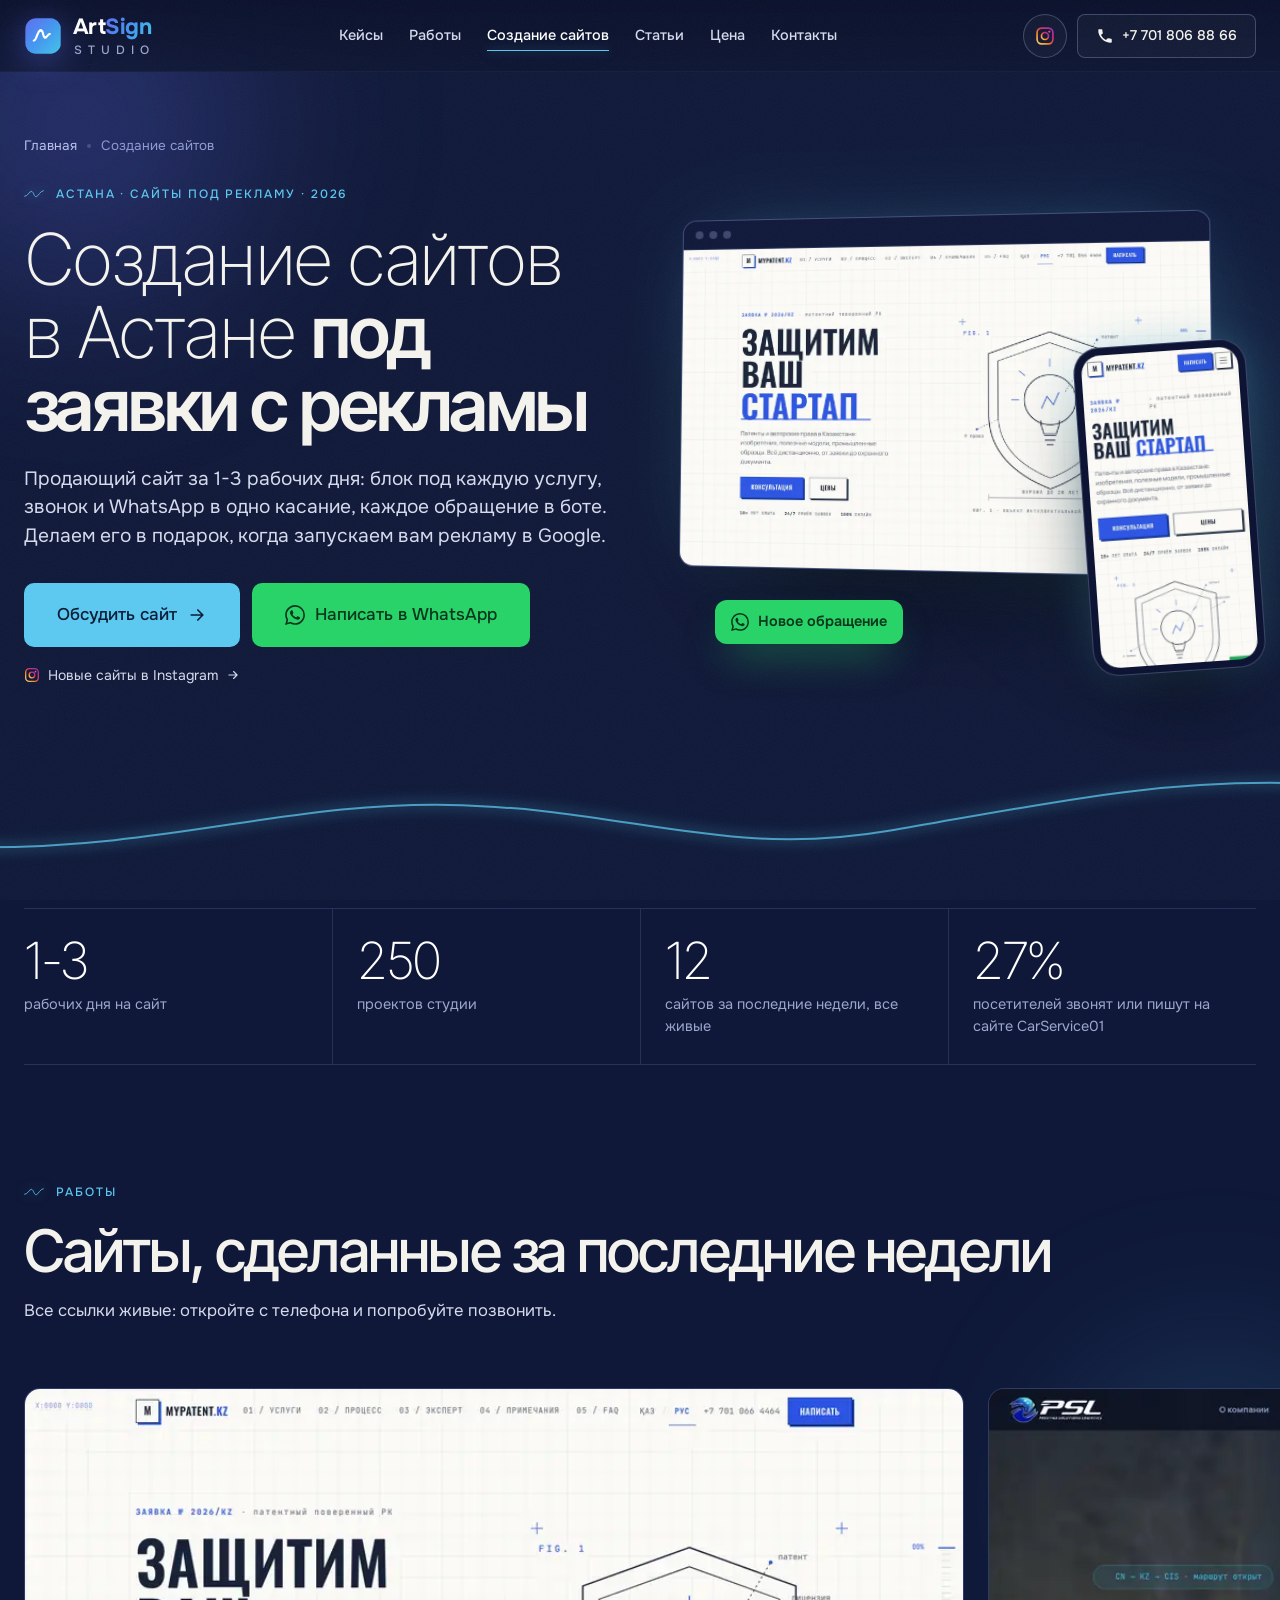
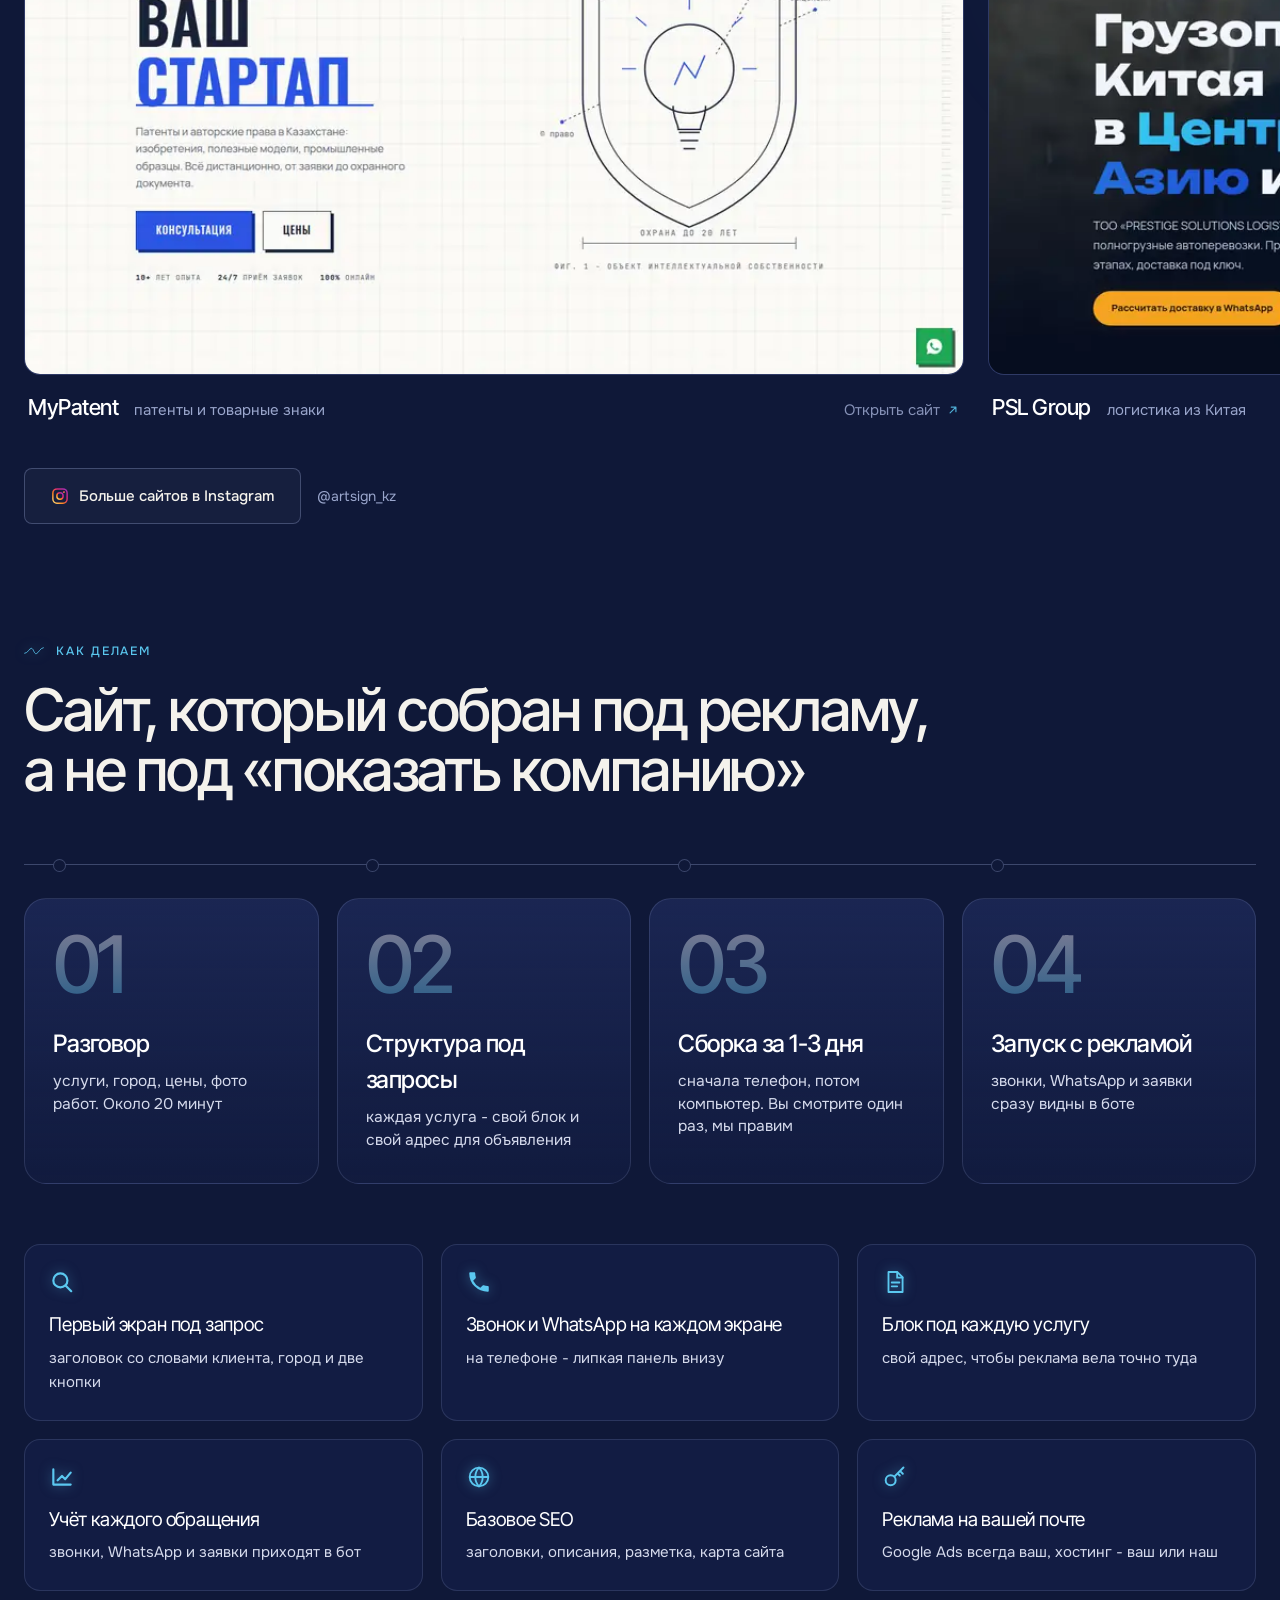
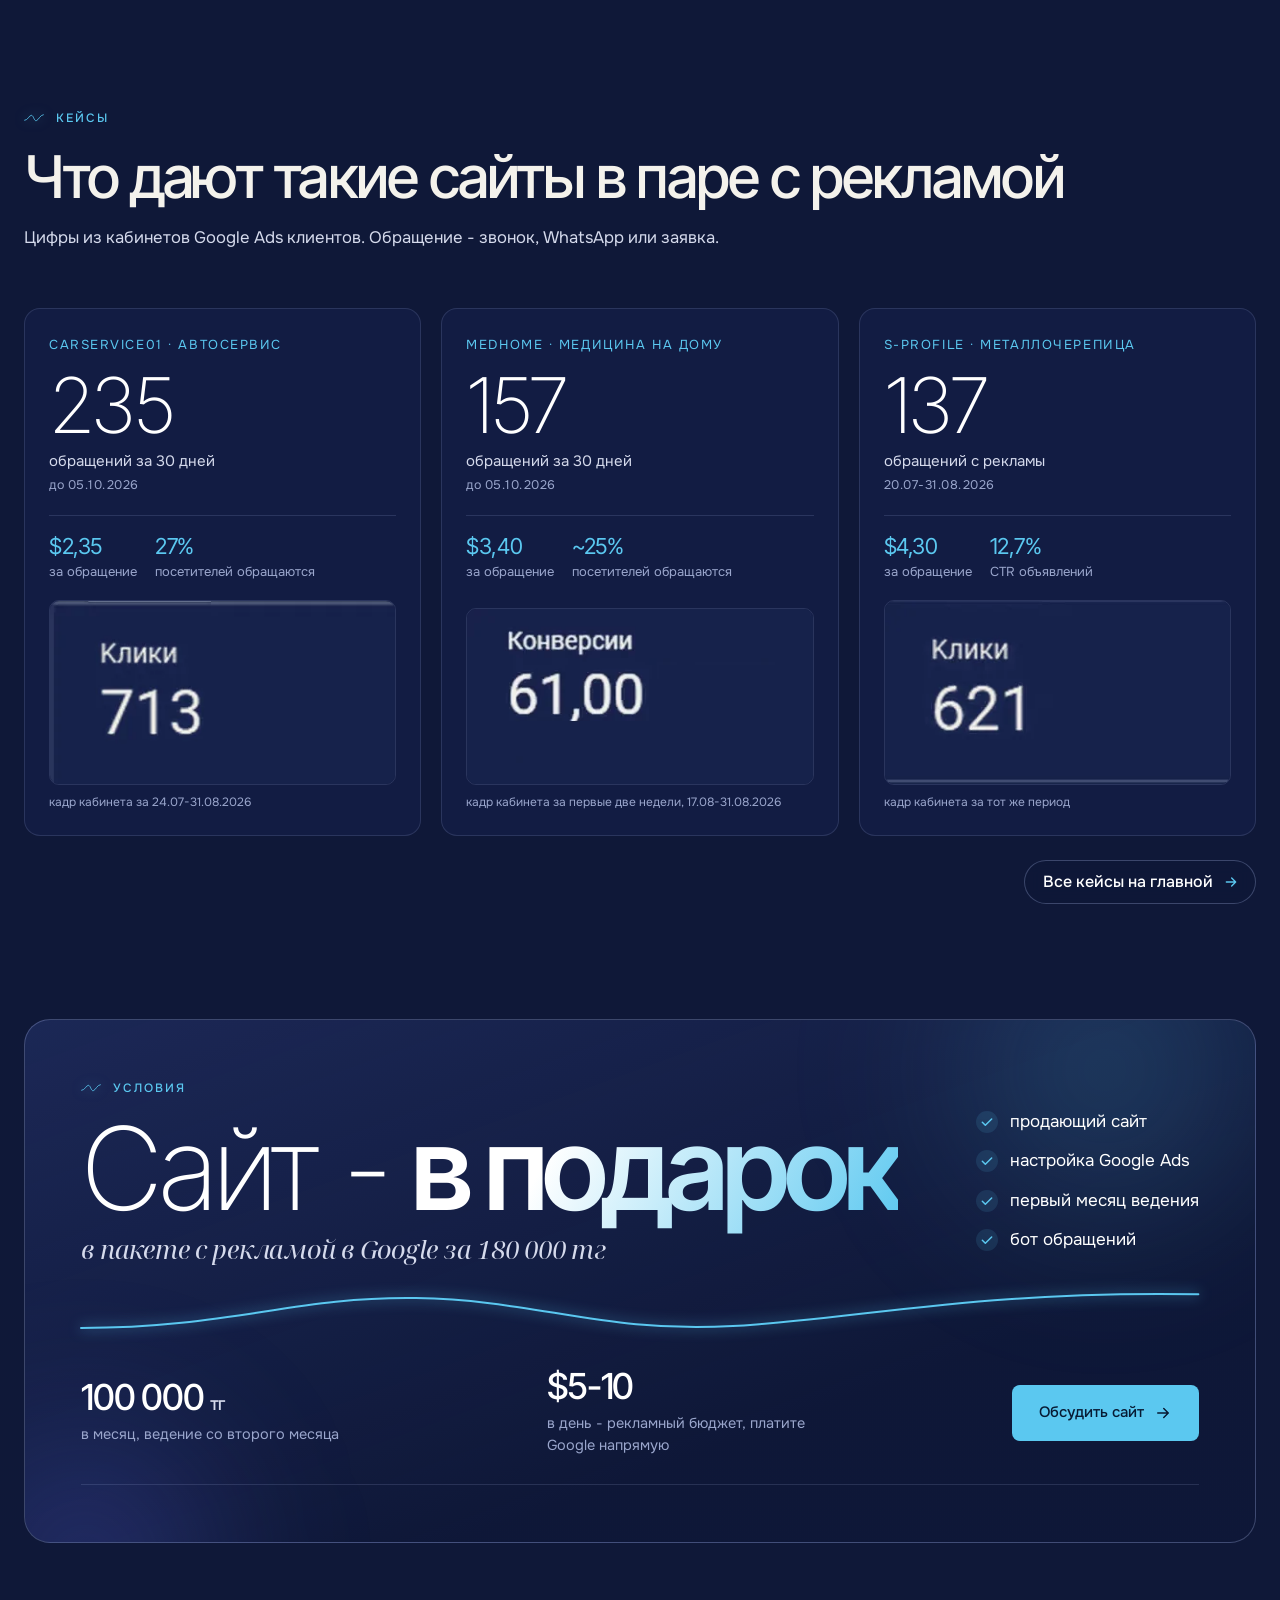
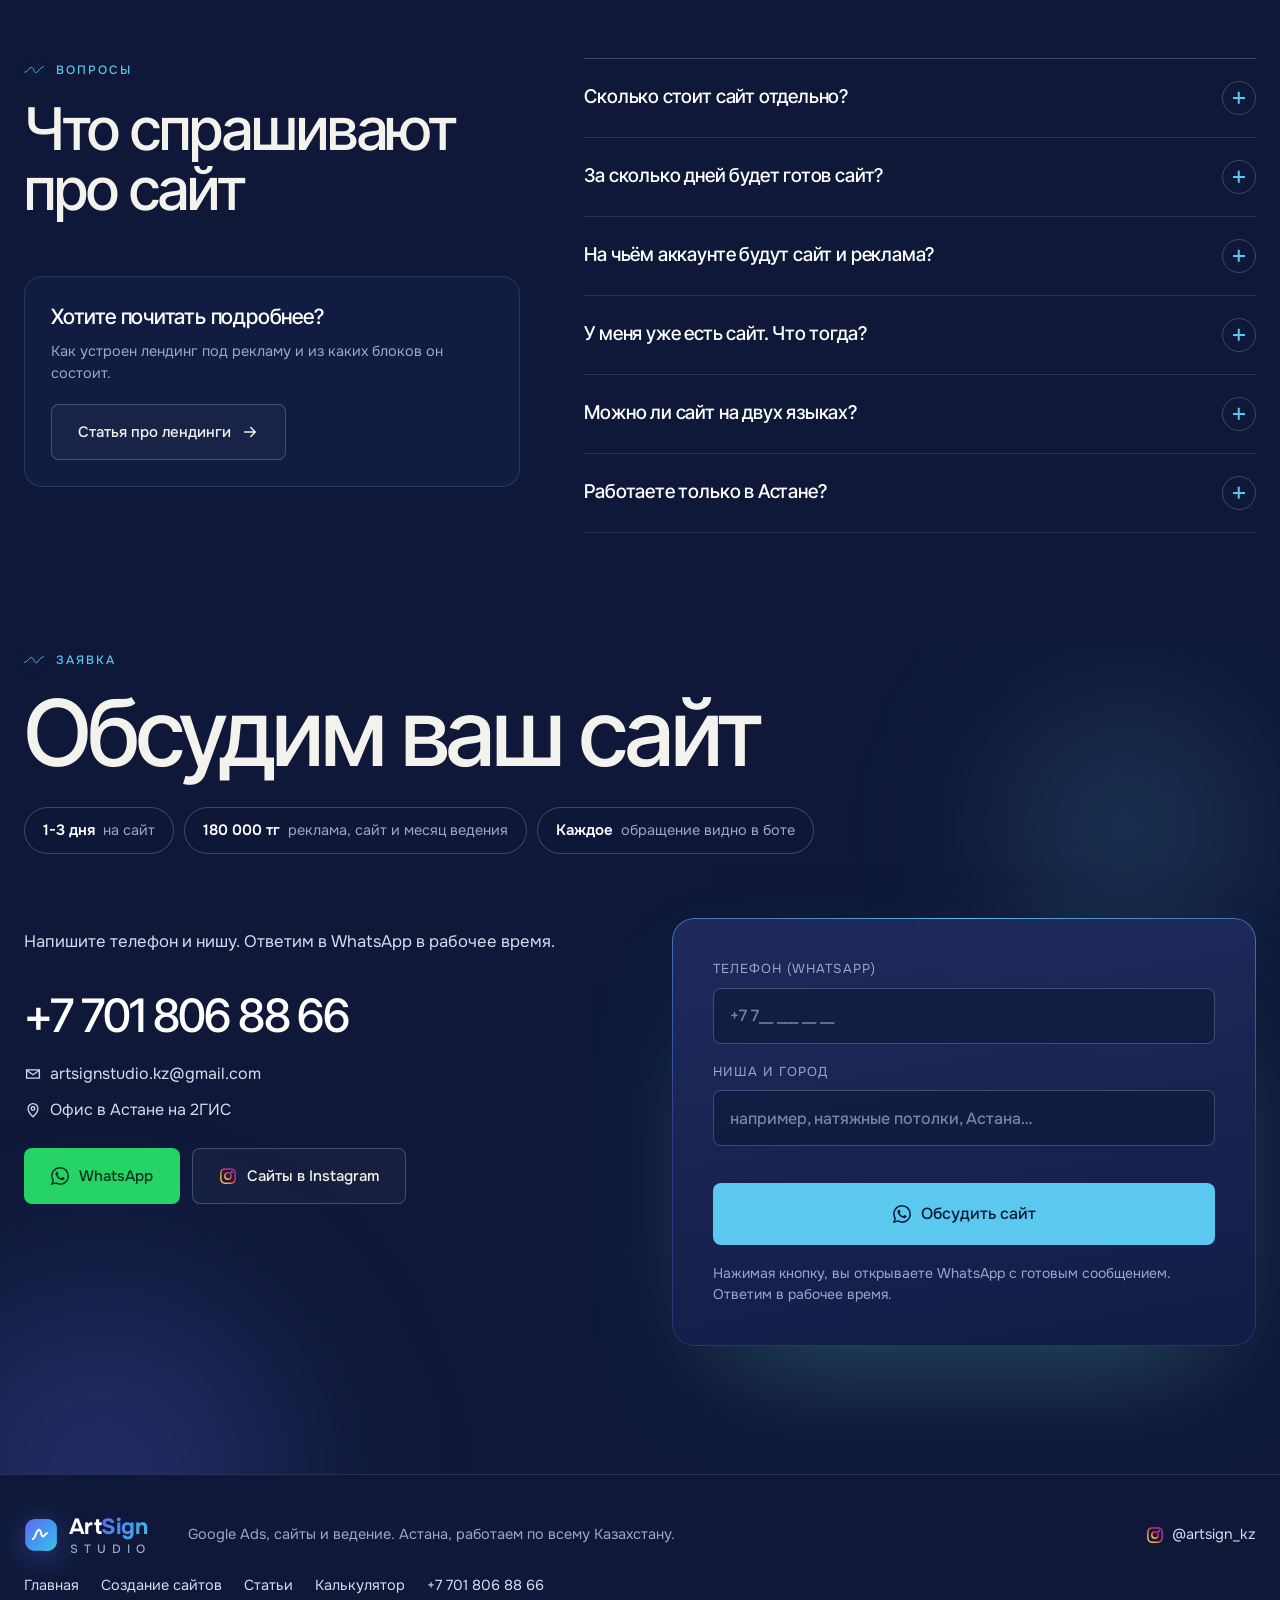
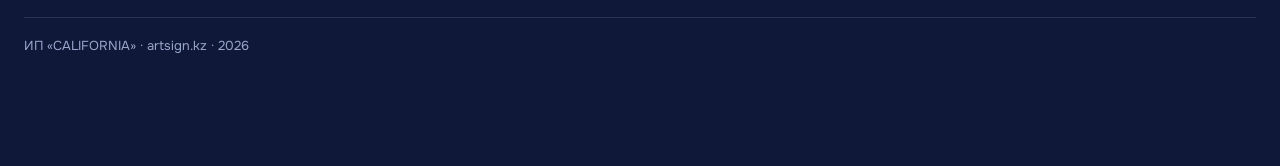
<file: sozdanie-saitov/index.html>
<!DOCTYPE html>
<html lang="ru">
<head>
<meta charset="utf-8">
<meta name="viewport" content="width=device-width, initial-scale=1, viewport-fit=cover">
<title>Создание сайтов в Астане под рекламу | ArtSign</title>
<meta name="description" content="Продающий сайт под заявки за 1-3 рабочих дня: блок под каждую услугу, кнопки звонка и WhatsApp, учёт обращений. В подарок к рекламе в Google.">
<meta name="theme-color" content="#0F1838">
<link rel="canonical" href="https://artsign.kz/sozdanie-saitov/">
<meta property="og:type" content="website">
<meta property="og:site_name" content="ArtSign Studio">
<meta property="og:title" content="Создание сайтов в Астане под рекламу | ArtSign">
<meta property="og:description" content="Продающий сайт под заявки за 1-3 рабочих дня: блок под каждую услугу, кнопки звонка и WhatsApp, учёт обращений. В подарок к рекламе в Google.">
<meta property="og:url" content="https://artsign.kz/sozdanie-saitov/">
<meta property="og:image" content="https://artsign.kz/assets/og-image.jpg">
<meta property="og:image:width" content="1200">
<meta property="og:image:height" content="630">
<meta property="og:locale" content="ru_RU">
<meta name="twitter:card" content="summary_large_image">
<meta name="twitter:title" content="Создание сайтов в Астане под рекламу | ArtSign">
<meta name="twitter:description" content="Продающий сайт под заявки за 1-3 рабочих дня: блок под каждую услугу, кнопки звонка и WhatsApp, учёт обращений. В подарок к рекламе в Google.">
<meta name="twitter:image" content="https://artsign.kz/assets/og-image.jpg">
<link rel="icon" href="../favicon.ico" sizes="any">
<link rel="icon" type="image/png" sizes="32x32" href="../assets/favicon-32.png">
<link rel="icon" type="image/png" sizes="16x16" href="../assets/favicon-16.png">
<link rel="apple-touch-icon" sizes="180x180" href="../assets/apple-touch-icon.png">
<link rel="preconnect" href="https://fonts.googleapis.com">
<link rel="preconnect" href="https://fonts.gstatic.com" crossorigin>
<link rel="stylesheet" href="https://fonts.googleapis.com/css2?family=Inter+Tight:wght@300;400;500;600&family=Noto+Serif+Display:ital,wght@1,400&family=Onest:wght@400;500;600;700&display=swap">
<link rel="stylesheet" href="../styles.css?v=20261013-1">
<link rel="stylesheet" href="../stati.css?v=20261013-1">
<script type="application/ld+json">
{"@context": "https://schema.org", "@graph": [{"@type": "Service", "name": "Создание сайтов под рекламу", "serviceType": "Создание сайтов и лендингов", "url": "https://artsign.kz/sozdanie-saitov/", "description": "Продающий сайт под заявки за 1-3 рабочих дня: блок под каждую услугу, кнопки звонка и WhatsApp, учёт обращений. В подарок к рекламе в Google.", "areaServed": [{"@type": "City", "name": "Астана"}, {"@type": "Country", "name": "Казахстан"}], "provider": {"@type": "ProfessionalService", "name": "ArtSign Studio", "url": "https://artsign.kz/", "telephone": "+77018068866", "image": "https://artsign.kz/assets/og-image.jpg", "address": {"@type": "PostalAddress", "addressLocality": "Астана", "addressCountry": "KZ"}, "hasMap": "https://go.2gis.com/yWjce", "sameAs": ["https://www.instagram.com/artsign_kz/"]}, "offers": {"@type": "Offer", "name": "Сайт в подарок в пакете: настройка Google Ads + сайт + месяц ведения", "price": "180000", "priceCurrency": "KZT", "url": "https://artsign.kz/sozdanie-saitov/#offer"}}, {"@type": "BreadcrumbList", "itemListElement": [{"@type": "ListItem", "position": 1, "name": "Главная", "item": "https://artsign.kz/"}, {"@type": "ListItem", "position": 2, "name": "Создание сайтов", "item": "https://artsign.kz/sozdanie-saitov/"}]}, {"@type": "FAQPage", "mainEntity": [{"@type": "Question", "name": "Сколько стоит сайт отдельно?", "acceptedAnswer": {"@type": "Answer", "text": "Отдельно сайты мы не продаём. Сайт делаем в подарок, когда запускаем вам рекламу в Google: 180 000 тг за сайт, настройку Google Ads и первый месяц ведения. Со второго месяца ведение 100 000 тг в месяц."}}, {"@type": "Question", "name": "За сколько дней будет готов сайт?", "acceptedAnswer": {"@type": "Answer", "text": "1-3 рабочих дня после разговора и материалов: фото работ, цены, контакты. Вы смотрите один раз, мы правим."}}, {"@type": "Question", "name": "На чьём аккаунте будут сайт и реклама?", "acceptedAnswer": {"@type": "Answer", "text": "Реклама - всегда на вашей почте: есть аккаунт Google Ads - работаем в нём, нет - помогаем создать его на вашей почте. Сайт размещаем на вашем хостинге, а если его нет - на нашем и по запросу даём доступ."}}, {"@type": "Question", "name": "У меня уже есть сайт. Что тогда?", "acceptedAnswer": {"@type": "Answer", "text": "Настроим рекламу на него, а подарочную страницу сделаем под одну услугу или акцию, чтобы реклама вела точно на неё."}}, {"@type": "Question", "name": "Можно ли сайт на двух языках?", "acceptedAnswer": {"@type": "Answer", "text": "Да, делаем русскую и казахскую версии. Для рекламы в Google по умолчанию открывается русская: казахского языка в Google Ads нет, и посадочные на нём отклоняют."}}, {"@type": "Question", "name": "Работаете только в Астане?", "acceptedAnswer": {"@type": "Answer", "text": "Мы в Астане, здесь же наш офис - можно приехать. С клиентами из других городов и стран всё обсуждаем онлайн: разговор, показ и правки."}}]}]}
</script>
<script src="https://lead-bot.sultan-askarov-kz.workers.dev/t.js" data-site="artsign" defer></script>
</head>
<body class="sub">
<a class="skip" href="#main">К содержанию</a>

<svg width="0" height="0" style="position:absolute" aria-hidden="true" focusable="false">
  <defs>
    <linearGradient id="g-brand" x1="0" y1="0" x2="1" y2="1"><stop offset="0" stop-color="#5E6BF0"/><stop offset=".5" stop-color="#4396EF"/><stop offset="1" stop-color="#40C4E8"/></linearGradient>
    <linearGradient id="g-ig" x1="0" y1="1" x2="1" y2="0"><stop offset="0" stop-color="#FEDA75"/><stop offset=".35" stop-color="#FA7E1E"/><stop offset=".65" stop-color="#D62976"/><stop offset="1" stop-color="#962FBF"/></linearGradient>
    <linearGradient id="g-area" x1="0" y1="0" x2="0" y2="1"><stop offset="0" stop-color="#5BC8F0" stop-opacity=".28"/><stop offset="1" stop-color="#5BC8F0" stop-opacity="0"/></linearGradient>
  </defs>
  <symbol id="mark" viewBox="0 0 512 512"><path d=" M217.7 495.0C243.6 495.0 288.0 495.1 316.2 495.2C373.5 495.4 375.6 495.3 382.9 492.5C390.9 489.4 398.9 486.7 402.8 485.8C406.0 485.1 410.5 483.3 419.4 479.1C420.3 478.7 421.8 477.7 422.9 476.7C424.0 475.8 426.3 474.2 427.9 473.1C429.6 472.1 431.4 470.8 431.9 470.3C432.4 469.8 435.0 468.1 437.8 466.4C440.5 464.7 444.7 461.4 447.1 459.2C449.6 456.9 453.2 453.7 455.3 452.0C459.3 448.9 461.2 446.2 462.2 442.4C463.1 439.2 463.8 438.3 467.1 437.0C470.7 435.6 470.8 435.5 475.7 425.9C477.8 421.7 480.8 416.1 482.1 413.5C486.6 405.0 487.5 403.1 488.8 399.2C489.4 397.2 490.2 394.3 490.4 392.9C490.6 391.5 491.4 388.9 492.3 387.2C493.8 384.1 494.3 381.6 495.1 372.6C495.7 365.4 495.5 148.9 494.8 142.9C494.5 140.1 494.1 135.7 494.0 132.9C493.8 129.3 493.3 126.8 492.2 123.8C491.4 121.5 490.6 118.8 490.4 117.7C490.3 116.6 489.1 113.8 487.8 111.4C486.6 109.0 484.9 104.9 484.0 102.2C482.9 98.8 481.9 96.7 480.8 95.5C479.8 94.5 477.5 90.4 475.5 86.4C471.4 78.2 469.7 75.7 465.3 71.4C463.6 69.7 461.7 67.3 461.2 66.1C460.6 64.8 459.4 63.0 458.4 62.0C457.4 61.1 456.6 60.1 456.6 59.8C456.6 59.6 455.4 58.8 453.8 58.1C452.3 57.4 450.3 56.0 449.4 55.0C445.0 50.1 441.6 47.3 437.1 44.7C434.4 43.2 430.8 40.6 429.1 39.1C425.7 36.0 424.6 35.4 418.6 32.8C416.5 31.9 413.3 30.2 411.6 29.1C409.3 27.6 407.5 26.9 405.1 26.5C403.3 26.2 399.8 25.2 397.4 24.3C378.9 18.0 370.2 16.5 351.7 16.5C213.2 16.7 147.8 17.4 143.4 19.0C142.3 19.4 140.2 19.9 138.7 20.1C137.1 20.3 135.4 20.5 134.9 20.6C134.3 20.7 132.0 21.0 129.6 21.3C125.6 21.8 121.8 23.0 116.8 25.3C115.5 25.9 113.4 26.5 112.2 26.7C111.0 26.9 108.7 27.7 107.2 28.5C105.7 29.3 103.7 30.1 102.9 30.3C102.0 30.5 99.7 31.5 97.8 32.6C95.8 33.6 93.2 34.8 91.9 35.4C90.7 35.8 88.7 37.1 87.6 38.1C85.7 39.9 78.0 44.8 73.5 47.0C72.5 47.6 71.0 48.9 70.2 50.1C69.3 51.2 67.4 53.3 65.7 54.7C57.7 61.5 50.0 70.0 46.2 76.4C45.6 77.6 44.0 79.7 42.9 81.3C41.8 82.9 39.8 86.1 38.6 88.4C37.4 90.8 35.7 93.6 34.7 94.6C33.5 95.9 32.6 97.9 31.4 101.6C30.6 104.5 29.3 108.0 28.7 109.4C28.1 110.8 26.9 113.9 26.1 116.3C25.3 118.7 24.3 121.3 23.8 122.2C22.7 124.1 22.5 125.7 21.8 133.8C21.5 138.3 21.0 141.3 20.4 143.0C19.2 146.0 19.1 151.8 18.5 271.2C18.3 307.4 18.0 338.2 17.8 339.8C17.6 341.2 17.6 344.4 17.8 346.9C18.0 349.3 18.6 356.1 19.0 361.9C20.4 379.7 21.1 384.1 23.4 390.6C24.6 393.8 26.2 398.3 26.9 400.5C27.7 402.7 29.4 406.6 30.6 409.1C31.8 411.7 33.2 414.5 33.5 415.5C33.9 416.5 35.2 418.8 36.3 420.8C37.5 422.8 39.5 426.4 40.8 429.0C42.1 431.5 44.0 434.5 45.0 435.8C45.9 437.1 47.8 439.5 49.1 441.1C50.4 442.8 52.1 445.4 52.9 446.9C54.3 449.7 61.3 456.6 62.7 456.6C63.6 456.6 69.0 460.6 71.0 462.8C72.0 463.9 75.4 466.5 78.6 468.7C81.7 470.8 85.3 473.4 86.6 474.5C88.7 476.4 91.7 478.0 94.6 478.7C95.3 478.8 96.8 479.5 97.8 480.3C100.6 482.2 109.3 485.1 114.3 485.8C115.4 486.0 117.4 487.0 118.9 488.1C121.7 490.3 122.4 490.5 128.6 490.9C130.7 491.1 133.6 491.5 135.0 492.0C137.8 492.9 144.6 494.0 152.4 494.7C155.3 495.0 157.9 495.4 158.2 495.5C158.5 495.6 161.4 495.6 164.6 495.4C167.8 495.2 191.7 495.0 217.7 495.0Z" fill="url(#g-brand)" fill-rule="evenodd"/><path d=" M137.1 331.5C141.7 329.9 143.6 328.8 146.1 326.6C147.2 325.5 149.0 324.4 150.0 324.1C151.4 323.7 152.1 323.0 152.7 321.7C153.2 320.7 154.2 319.5 155.0 319.0C155.7 318.6 156.5 317.8 156.6 317.4C156.8 316.5 159.2 315.2 160.1 315.3C160.2 315.4 160.7 314.8 161.1 314.0C161.4 313.2 162.5 311.8 163.4 310.8C165.0 308.9 168.1 303.2 168.9 300.7C169.1 300.0 169.8 298.2 170.5 296.7C171.1 295.3 171.7 293.9 171.7 293.6C171.7 292.9 172.9 290.8 174.1 289.5C176.9 286.6 182.0 274.9 185.9 263.1C187.3 258.7 188.9 255.3 190.5 253.0C190.9 252.2 191.7 250.1 192.3 248.2C192.8 246.2 193.8 244.0 194.7 242.9C196.9 240.1 198.0 237.6 198.9 233.7C199.3 231.8 200.6 227.8 202.0 224.9C203.3 222.0 204.6 218.8 205.1 217.7C205.4 216.5 206.5 214.8 207.4 213.8C208.4 212.9 210.6 209.8 212.5 207.0C217.1 199.7 220.0 197.4 224.4 197.7C228.1 198.0 231.4 199.7 232.9 202.0C237.6 209.3 237.5 209.2 240.8 224.3C241.2 226.5 242.4 230.7 243.4 233.7C246.5 242.7 247.8 247.0 248.6 250.9C249.1 253.0 250.1 256.2 250.7 258.0C251.4 259.9 252.2 262.3 252.6 263.6C253.0 264.9 254.5 267.9 255.9 270.2C257.3 272.6 258.6 275.0 258.8 275.6C259.4 276.9 263.0 282.3 264.6 284.0C265.3 284.7 266.4 285.9 267.0 286.6C267.7 287.3 268.9 288.0 269.8 288.2C270.6 288.4 272.7 289.3 274.3 290.3C277.4 292.3 281.0 293.0 288.1 293.0C291.7 293.1 303.4 287.5 305.4 284.9C306.0 284.0 307.0 282.9 307.6 282.4C317.1 273.5 324.0 266.4 325.7 263.6C326.9 261.8 328.3 259.6 328.9 258.6C330.9 255.6 334.7 252.1 337.5 250.5C339.0 249.6 340.6 248.4 340.9 247.8C341.3 247.3 342.8 246.1 344.2 245.3C345.7 244.5 347.1 243.5 347.5 243.0C348.3 241.9 350.1 241.3 353.7 240.7C360.6 239.6 361.5 238.5 362.0 231.4C362.3 227.2 361.2 219.9 360.1 218.6C358.0 216.1 343.8 215.2 338.1 217.2C335.7 218.1 329.0 222.1 327.1 223.7C326.4 224.4 324.5 225.7 322.8 226.6C317.2 229.7 315.4 231.2 313.8 234.4C312.9 236.0 311.7 237.9 310.9 238.4C308.5 240.3 305.2 244.0 302.5 248.1C297.9 255.0 295.4 257.0 291.7 257.0C290.8 257.0 289.9 257.4 289.5 257.8C287.0 260.9 278.8 252.9 277.1 245.8C276.7 243.8 275.9 241.4 275.3 240.5C274.6 239.4 274.1 237.2 273.7 234.1C273.4 231.5 272.9 228.3 272.5 227.0C272.1 225.8 271.4 222.9 271.0 220.7C270.5 218.2 269.7 215.7 268.7 214.2C267.8 212.8 266.7 209.6 266.0 206.8C265.3 204.1 264.0 200.3 263.0 198.3C262.1 196.4 260.6 192.7 259.8 190.2C258.6 186.5 257.9 185.2 256.2 183.5C254.7 181.9 253.9 180.7 253.5 178.8C252.2 173.5 243.8 166.1 236.7 164.1C220.7 159.5 209.0 163.8 197.3 178.5C196.3 179.9 195.0 181.3 194.7 181.5C194.3 181.7 192.9 183.7 191.4 185.8C190.0 187.9 188.0 190.5 187.1 191.3C185.2 193.2 182.6 198.3 180.4 204.2C178.9 208.1 176.5 212.0 173.4 215.5C170.8 218.4 169.6 221.7 167.1 232.7C166.3 236.2 165.6 237.9 163.8 240.6C162.3 242.8 161.5 244.5 161.5 245.5C161.5 246.4 160.8 248.6 159.9 250.4C159.1 252.2 158.0 254.8 157.6 256.2C157.2 257.5 155.4 261.6 153.7 265.3C148.6 275.9 147.5 278.5 146.6 281.3C143.9 290.4 135.0 300.7 126.2 305.1C120.0 308.1 119.4 308.7 117.8 312.9C115.4 319.2 119.1 328.8 124.3 330.0C125.1 330.1 126.2 330.5 126.7 330.7C127.9 331.2 132.6 332.6 133.3 332.6C133.6 332.7 135.3 332.2 137.1 331.5Z" fill="#fff" fill-rule="evenodd"/></symbol>
  <symbol id="ic-wa" viewBox="0 0 24 24"><path fill="currentColor" d="M17.472 14.382c-.297-.149-1.758-.867-2.03-.967-.273-.099-.471-.148-.67.15-.197.297-.767.966-.94 1.164-.173.199-.347.223-.644.075-.297-.15-1.255-.463-2.39-1.475-.883-.788-1.48-1.761-1.653-2.059-.173-.297-.018-.458.13-.606.134-.133.298-.347.446-.52.149-.174.198-.298.298-.497.099-.198.05-.371-.025-.52-.075-.149-.669-1.612-.916-2.207-.242-.579-.487-.5-.669-.51-.173-.008-.371-.01-.57-.01-.198 0-.52.074-.792.372-.272.297-1.04 1.016-1.04 2.479 0 1.462 1.065 2.875 1.213 3.074.149.198 2.096 3.2 5.077 4.487.709.306 1.262.489 1.694.625.712.227 1.36.195 1.871.118.571-.085 1.758-.719 2.006-1.413.248-.694.248-1.289.173-1.413-.074-.124-.272-.198-.57-.347m-5.421 7.403h-.004a9.87 9.87 0 0 1-5.031-1.378l-.361-.214-3.741.982.998-3.648-.235-.374a9.86 9.86 0 0 1-1.51-5.26c.001-5.45 4.436-9.884 9.888-9.884 2.64 0 5.122 1.03 6.988 2.898a9.825 9.825 0 0 1 2.893 6.994c-.003 5.45-4.437 9.884-9.885 9.884m8.413-18.297A11.815 11.815 0 0 0 12.05 0C5.495 0 .16 5.335.157 11.892c0 2.096.547 4.142 1.588 5.945L.057 24l6.305-1.654a11.882 11.882 0 0 0 5.683 1.448h.005c6.554 0 11.89-5.335 11.893-11.893a11.821 11.821 0 0 0-3.48-8.413Z"/></symbol>
  <symbol id="ic-ig" viewBox="0 0 24 24"><rect x="2.5" y="2.5" width="19" height="19" rx="5.5" fill="none" stroke="url(#g-ig)" stroke-width="2"/><circle cx="12" cy="12" r="4.2" fill="none" stroke="url(#g-ig)" stroke-width="2"/><circle cx="17.4" cy="6.6" r="1.3" fill="url(#g-ig)"/></symbol>
  <symbol id="ic-phone" viewBox="0 0 24 24"><path fill="currentColor" d="M6.6 10.8a15.1 15.1 0 0 0 6.6 6.6l2.2-2.2c.3-.3.7-.4 1-.2 1.1.4 2.3.6 3.6.6.6 0 1 .4 1 1V20c0 .6-.4 1-1 1A17 17 0 0 1 3 4c0-.6.4-1 1-1h3.5c.6 0 1 .4 1 1 0 1.3.2 2.5.6 3.6.1.3 0 .7-.2 1l-2.3 2.2Z"/></symbol>
  <symbol id="ic-mail" viewBox="0 0 24 24"><path fill="none" stroke="currentColor" stroke-width="1.8" d="M3.5 6.5h17v11h-17z"/><path fill="none" stroke="currentColor" stroke-width="1.8" d="m3.5 7 8.5 6 8.5-6"/></symbol>
  <symbol id="ic-pin" viewBox="0 0 24 24"><path fill="none" stroke="currentColor" stroke-width="1.8" stroke-linejoin="round" d="M12 21s-6.5-5.6-6.5-11a6.5 6.5 0 0 1 13 0c0 5.4-6.5 11-6.5 11z"/><circle cx="12" cy="10" r="2.4" fill="none" stroke="currentColor" stroke-width="1.8"/></symbol>
  <symbol id="ic-arr" viewBox="0 0 24 24"><path fill="none" stroke="currentColor" stroke-width="2" stroke-linecap="round" stroke-linejoin="round" d="M5 12h13m-5-6 6 6-6 6"/></symbol>
  <symbol id="ic-ext" viewBox="0 0 24 24"><path fill="none" stroke="currentColor" stroke-width="2" stroke-linecap="round" stroke-linejoin="round" d="M7 17 17 7M9 7h8v8"/></symbol>
  <symbol id="ic-chev" viewBox="0 0 24 24"><path fill="none" stroke="currentColor" stroke-width="2" stroke-linecap="round" stroke-linejoin="round" d="m9 6 6 6-6 6"/></symbol>
  <symbol id="ic-check" viewBox="0 0 24 24"><path fill="none" stroke="currentColor" stroke-width="2.2" stroke-linecap="round" stroke-linejoin="round" d="m5 12.5 4.5 4.5L19 7.5"/></symbol>
  <symbol id="ic-search" viewBox="0 0 24 24"><circle cx="10.5" cy="10.5" r="6.5" fill="none" stroke="currentColor" stroke-width="2"/><path d="m15.5 15.5 5 5" fill="none" stroke="currentColor" stroke-width="2" stroke-linecap="round"/></symbol>
  <symbol id="ic-doc" viewBox="0 0 24 24"><path fill="none" stroke="currentColor" stroke-width="1.7" stroke-linejoin="round" d="M6 2.8h8.2L19 7.6v13.6H6z"/><path fill="none" stroke="currentColor" stroke-width="1.7" stroke-linecap="round" d="M14 3v5h5M9 12.5h7M9 16h5"/></symbol>
  <symbol id="ic-key" viewBox="0 0 24 24"><circle cx="8" cy="15" r="4.6" fill="none" stroke="currentColor" stroke-width="1.8"/><path fill="none" stroke="currentColor" stroke-width="1.8" stroke-linecap="round" stroke-linejoin="round" d="m11.4 11.6 8.4-8.4M16.6 6.4l2.6 2.6M14.4 8.6l2 2"/></symbol>
  <symbol id="ic-globe" viewBox="0 0 24 24"><circle cx="12" cy="12" r="8.6" fill="none" stroke="currentColor" stroke-width="1.7"/><path fill="none" stroke="currentColor" stroke-width="1.7" d="M3.6 12h16.8M12 3.4c2.4 2.4 3.4 5.4 3.4 8.6s-1 6.2-3.4 8.6c-2.4-2.4-3.4-5.4-3.4-8.6s1-6.2 3.4-8.6Z"/></symbol>
  <symbol id="ic-chart" viewBox="0 0 24 24"><path fill="none" stroke="currentColor" stroke-width="2" stroke-linecap="round" stroke-linejoin="round" d="M4 19V5M4 19h16M8 15l4-4 3 3 5-6"/></symbol>
  <symbol id="ic-gads" viewBox="0 -13 256 256"><path fill="#FBBC04" d="M5.88,166.40 L90.88,20.9 C101.67,27.25 156.11,57.38 164.90,63.11 L79.91,208.62 C70.62,220.90 -5.88,185.04 5.88,166.39 L5.88,166.40 Z"/><path fill="#4285F4" d="M250.08,166.40 L165.09,20.90 C153.21,1.13 127.61,-6.05 106.60,5.62 C85.58,17.30 79.18,42.46 91.06,63.11 L176.05,208.63 C187.93,228.39 213.52,235.58 234.54,223.90 C254.64,212.22 261.96,186.17 250.08,166.41 L250.08,166.40 Z"/><ellipse fill="#34A853" cx="42.66" cy="187.92" rx="42.66" ry="41.60"/></symbol>
  <symbol id="ic-gsc" viewBox="4.4 4.1 32 32"><path fill="#FBBC04" d="m11.081 30.527-4.72 4.721a.933.933 0 0 1-1.317 0l-.292-.292a.933.933 0 0 1 0-1.316l4.72-4.721a.933.933 0 0 1 1.318 0l.291.291a.93.93 0 0 1 0 1.317"/><path fill="#4285F4" d="M23.75 32.5h6.042a6.04 6.04 0 0 0 6.041-6.042v-16.25a6.04 6.04 0 0 0-6.041-6.041 6.04 6.04 0 0 0-6.042 6.041z"/><path fill="#FBBC04" d="M13.75 32.5a6.04 6.04 0 0 0 6.042-6.042 6.04 6.04 0 0 0-6.042-6.041 6.04 6.04 0 0 0-6.042 6.041A6.04 6.04 0 0 0 13.75 32.5"/><path fill="#34A853" d="M27.97 32.5h-5.887a6.04 6.04 0 0 1-6.041-6.042v-7.916a6.04 6.04 0 0 1 6.041-6.042 6.04 6.04 0 0 1 6.042 6.042v13.804a.154.154 0 0 1-.154.154z"/><path fill="#1967D2" d="M28.125 32.346V18.542a6.04 6.04 0 0 0-4.375-5.807V32.5h4.22a.154.154 0 0 0 .155-.154"/><path fill="#EA4335" d="M19.792 26.575a6.04 6.04 0 0 0-3.75-5.59v5.59c0 1.72.72 3.273 1.875 4.373a6.02 6.02 0 0 0 1.875-4.373"/></symbol>
  <symbol id="sig" viewBox="0 0 120 60"><path d="M4 44 C 24 44 30 14 44 14 S 60 50 74 46 S 96 12 116 10" fill="none" stroke="currentColor" stroke-width="5" stroke-linecap="round" stroke-linejoin="round"/></symbol>
</svg>
<header class="hdr sub-hdr" id="hdr">
  <div class="hdr-in">
    <a class="brand" href="../" aria-label="ArtSign Studio, на главную">
      <svg class="brand-mark" width="38" height="38" aria-hidden="true"><use href="#mark"/></svg>
      <span class="brand-wm" translate="no">Art<b>Sign</b><small>Studio</small></span>
    </a>
    <nav class="nav" aria-label="Разделы">
      <a href="../#cases">Кейсы</a>
      <a href="../#works">Работы</a>
      <a href="../sozdanie-saitov/" aria-current="page">Создание сайтов</a>
      <a href="../stati/">Статьи</a>
      <a href="../#price">Цена</a>
      <a href="../#contact">Контакты</a>
    </nav>
    <div class="hdr-right">
      <a class="ic-btn hdr-ig" href="https://www.instagram.com/artsign_kz/" target="_blank" rel="noopener" aria-label="Instagram @artsign_kz"><svg width="20" height="20" aria-hidden="true"><use href="#ic-ig"/></svg></a>
      <a class="btn btn-ghost btn-sm hdr-tel" href="tel:+77018068866"><svg width="16" height="16" aria-hidden="true"><use href="#ic-phone"/></svg><span>+7 701 806 88 66</span></a>
      <button class="burger" type="button" aria-label="Открыть меню" aria-expanded="false" aria-controls="menu"><span></span><span></span></button>
    </div>
  </div>
</header>

<div class="menu" id="menu" hidden>
  <nav class="menu-nav" aria-label="Меню">
    <a href="../">Главная</a>
    <a href="../#cases">Кейсы</a>
    <a href="../#works">Работы</a>
    <a href="../sozdanie-saitov/" aria-current="page">Создание сайтов</a>
    <a href="../stati/">Статьи</a>
    <a href="../#calc">Калькулятор</a>
    <a href="../#price">Цена</a>
    <a href="../#contact">Контакты</a>
  </nav>
  <div class="menu-foot">
    <a class="btn btn-ghost" href="tel:+77018068866"><svg width="18" height="18" aria-hidden="true"><use href="#ic-phone"/></svg><span>+7 701 806 88 66</span></a>
    <a class="btn btn-wa" href="https://wa.me/77018068866?text=%D0%97%D0%B4%D1%80%D0%B0%D0%B2%D1%81%D1%82%D0%B2%D1%83%D0%B9%D1%82%D0%B5%21%20%D0%A5%D0%BE%D1%87%D1%83%20%D1%80%D0%B0%D1%81%D1%87%D1%91%D1%82%20%D0%BF%D0%BE%20%D0%BF%D0%B0%D0%BA%D0%B5%D1%82%D1%83%20Google%20Ads%20%2B%20%D1%81%D0%B0%D0%B9%D1%82" target="_blank" rel="noopener"><svg width="18" height="18" aria-hidden="true"><use href="#ic-wa"/></svg><span>WhatsApp</span></a>
    <a class="btn btn-ghost" href="https://www.instagram.com/artsign_kz/" target="_blank" rel="noopener"><svg width="18" height="18" aria-hidden="true"><use href="#ic-ig"/></svg><span>@artsign_kz</span></a>
  </div>
</div>

<main id="main">
<section class="svc-hero">
  <div class="light light-vi" style="width:60vw;height:60vw;left:-24vw;top:-26vw"></div>
  <div class="light light-cy" style="width:44vw;height:44vw;right:-14vw;top:8vw"></div>
  <svg class="sub-trace" viewBox="0 0 1440 120" preserveAspectRatio="none" aria-hidden="true"><path class="ghost" pathLength="1" d="M-20 92 C 200 92 330 40 520 46 S 820 104 1000 74 S 1300 18 1460 22"/><path pathLength="1" d="M-20 92 C 200 92 330 40 520 46 S 820 104 1000 74 S 1300 18 1460 22"/></svg>
  <div class="wrap">
    <nav class="crumbs" aria-label="Хлебные крошки"><a href="../">Главная</a><i aria-hidden="true"></i><span aria-current="page">Создание сайтов</span></nav>
    <div class="svc-hero-in">
      <div>
        <p class="kicker"><svg width="20" height="10" aria-hidden="true"><use href="#sig"/></svg><span>Астана · сайты под рекламу · 2026</span></p>
        <h1 class="page-h1">Создание сайтов в Астане <b>под заявки с рекламы</b></h1>
        <p class="page-lead">Продающий сайт за 1-3 рабочих дня: блок под каждую услугу, звонок и WhatsApp в одно касание, каждое обращение в боте. Делаем его в подарок, когда запускаем вам рекламу в Google.</p>
        <div class="hero-cta">
          <a class="btn btn-ac" href="#contact"><span>Обсудить сайт</span><svg width="18" height="18" aria-hidden="true"><use href="#ic-arr"/></svg></a>
          <a class="btn btn-wa" href="https://wa.me/77018068866?text=%D0%97%D0%B4%D1%80%D0%B0%D0%B2%D1%81%D1%82%D0%B2%D1%83%D0%B9%D1%82%D0%B5%21%20%D0%A5%D0%BE%D1%87%D1%83%20%D1%81%D0%B0%D0%B9%D1%82%20%D0%B8%20%D1%80%D0%B5%D0%BA%D0%BB%D0%B0%D0%BC%D1%83%20%D0%B2%20Google" target="_blank" rel="noopener"><svg width="18" height="18" aria-hidden="true"><use href="#ic-wa"/></svg><span>Написать в WhatsApp</span></a>
        </div>
        <a class="ig-link" href="https://www.instagram.com/artsign_kz/" target="_blank" rel="noopener"><svg width="16" height="16" aria-hidden="true"><use href="#ic-ig"/></svg><span>Новые сайты в Instagram</span><svg width="14" height="14" aria-hidden="true"><use href="#ic-arr"/></svg></a>
      </div>
      <div class="devices" aria-hidden="true">
        <div class="dv-desk"><div class="dv-bar"><i></i><i></i><i></i></div><div class="dv-slide"><img src="../assets/works/mypatent.webp" width="880" height="550" alt="" class="on" decoding="async"><img data-src="../assets/works/pslgroup.webp" width="880" height="550" alt="" decoding="async"><img data-src="../assets/works/carservice.webp" width="880" height="550" alt="" decoding="async"><img data-src="../assets/works/zhantore.webp" width="880" height="550" alt="" decoding="async"><img data-src="../assets/works/ahpartners.webp" width="880" height="550" alt="" decoding="async"><img data-src="../assets/works/sunsara.webp" width="880" height="550" alt="" decoding="async"></div></div>
        <div class="dv-phone"><div class="dv-slide"><img src="../assets/works/m/mypatent.webp" width="360" height="720" alt="" class="on" decoding="async"><img data-src="../assets/works/m/pslgroup.webp" width="360" height="720" alt="" decoding="async"><img data-src="../assets/works/m/carservice.webp" width="360" height="720" alt="" decoding="async"><img data-src="../assets/works/m/zhantore.webp" width="360" height="720" alt="" decoding="async"><img data-src="../assets/works/m/ahpartners.webp" width="360" height="720" alt="" decoding="async"><img data-src="../assets/works/m/sunsara.webp" width="360" height="720" alt="" decoding="async"></div></div>
        <span class="dv-chip"><svg width="18" height="18"><use href="#ic-wa"/></svg>Новое обращение</span>
      </div>
    </div>
  </div>
</section>

<section class="sec svc-facts" aria-label="Коротко">
  <div class="wrap">
    <ul class="facts rv">
      <li><b>1-3</b><span>рабочих дня на сайт</span></li>
      <li><b>250</b><span>проектов студии</span></li>
      <li><b>12</b><span>сайтов за последние недели, все живые</span></li>
      <li><b>27%</b><span>посетителей звонят или пишут на сайте CarService01</span></li>
    </ul>
  </div>
</section>

<section class="sec works" id="portfolio">
  <div class="light light-cy" style="width:50vw;height:50vw;right:-20vw;top:0"></div>
  <div class="wrap">
    <div class="head works-head rv">
      <div>
        <p class="kicker"><svg width="20" height="10" aria-hidden="true"><use href="#sig"/></svg><span>Работы</span></p>
        <h2 class="h2">Сайты, сделанные за последние недели</h2>
        <p class="lead">Все ссылки живые: откройте с телефона и попробуйте позвонить.</p>
      </div>
      <div class="lane-btns">
        <button type="button" class="lane-btn lane-prev" aria-label="Назад"><svg width="22" height="22" style="transform:scaleX(-1)" aria-hidden="true"><use href="#ic-chev"/></svg></button>
        <button type="button" class="lane-btn lane-next" aria-label="Вперёд"><svg width="22" height="22" aria-hidden="true"><use href="#ic-chev"/></svg></button>
      </div>
    </div>
  </div>
  <div class="lane-out">
    <div class="lane" id="lane" tabindex="0" aria-label="Лента работ">
      <a class="work" href="https://mypatent.kz/" target="_blank" rel="noopener"><div class="work-shot"><img src="../assets/works/mypatent.webp" width="880" height="550" alt="Сайт MyPatent, патенты и товарные знаки" loading="lazy" decoding="async"><div class="work-phone"><img src="../assets/works/m/mypatent.webp" width="360" height="720" alt="" loading="lazy" decoding="async"></div></div><div class="work-cap"><b>MyPatent</b><span>патенты и товарные знаки</span><span class="open"><span>Открыть сайт</span><svg width="14" height="14" aria-hidden="true"><use href="#ic-ext"/></svg></span></div></a>
      <a class="work" href="https://pslgroup.kz" target="_blank" rel="noopener"><div class="work-shot"><img src="../assets/works/pslgroup.webp" width="880" height="550" alt="Сайт PSL Group, логистика из Китая" loading="lazy" decoding="async"><div class="work-phone"><img src="../assets/works/m/pslgroup.webp" width="360" height="720" alt="" loading="lazy" decoding="async"></div></div><div class="work-cap"><b>PSL Group</b><span>логистика из Китая</span><span class="open"><span>Открыть сайт</span><svg width="14" height="14" aria-hidden="true"><use href="#ic-ext"/></svg></span></div></a>
      <a class="work" href="https://carservice01.kz/" target="_blank" rel="noopener"><div class="work-shot"><img src="../assets/works/carservice.webp" width="880" height="550" alt="Сайт CarService01, автосервис" loading="lazy" decoding="async"><div class="work-phone"><img src="../assets/works/m/carservice.webp" width="360" height="720" alt="" loading="lazy" decoding="async"></div></div><div class="work-cap"><b>CarService01</b><span>автосервис</span><span class="open"><span>Открыть сайт</span><svg width="14" height="14" aria-hidden="true"><use href="#ic-ext"/></svg></span></div></a>
      <a class="work" href="https://sultanaskarovkz-bit.github.io/-Zhantore-Khantore/" target="_blank" rel="noopener"><div class="work-shot"><img src="../assets/works/zhantore.webp" width="880" height="550" alt="Сайт Zhantore Khantore, радиаторы под заказ" loading="lazy" decoding="async"><div class="work-phone"><img src="../assets/works/m/zhantore.webp" width="360" height="720" alt="" loading="lazy" decoding="async"></div></div><div class="work-cap"><b>Zhantore Khantore</b><span>радиаторы под заказ</span><span class="open"><span>Открыть сайт</span><svg width="14" height="14" aria-hidden="true"><use href="#ic-ext"/></svg></span></div></a>
      <a class="work" href="https://sultanaskarovkz-bit.github.io/ahpartners/" target="_blank" rel="noopener"><div class="work-shot"><img src="../assets/works/ahpartners.webp" width="880" height="550" alt="Сайт AH Partners, регистрация в МФЦА" loading="lazy" decoding="async"><div class="work-phone"><img src="../assets/works/m/ahpartners.webp" width="360" height="720" alt="" loading="lazy" decoding="async"></div></div><div class="work-cap"><b>AH Partners</b><span>регистрация в МФЦА</span><span class="open"><span>Открыть сайт</span><svg width="14" height="14" aria-hidden="true"><use href="#ic-ext"/></svg></span></div></a>
      <a class="work" href="https://sunsara.kz" target="_blank" rel="noopener"><div class="work-shot"><img src="../assets/works/sunsara.webp" width="880" height="550" alt="Сайт Sunsara, загородный отдых" loading="lazy" decoding="async"><div class="work-phone"><img src="../assets/works/m/sunsara.webp" width="360" height="720" alt="" loading="lazy" decoding="async"></div></div><div class="work-cap"><b>Sunsara</b><span>загородный отдых</span><span class="open"><span>Открыть сайт</span><svg width="14" height="14" aria-hidden="true"><use href="#ic-ext"/></svg></span></div></a>
      <a class="work" href="https://lp.kelebekoptom.kz/" target="_blank" rel="noopener"><div class="work-shot"><img src="../assets/works/kelebek.webp" width="880" height="550" alt="Сайт Kelebek, домашняя одежда оптом" loading="lazy" decoding="async"><div class="work-phone"><img src="../assets/works/m/kelebek.webp" width="360" height="720" alt="" loading="lazy" decoding="async"></div></div><div class="work-cap"><b>Kelebek</b><span>домашняя одежда оптом</span><span class="open"><span>Открыть сайт</span><svg width="14" height="14" aria-hidden="true"><use href="#ic-ext"/></svg></span></div></a>
      <a class="work" href="https://legalresource.kz/" target="_blank" rel="noopener"><div class="work-shot"><img src="../assets/works/legalresource.webp" width="880" height="550" alt="Сайт Legal Resource, юридическая компания" loading="lazy" decoding="async"><div class="work-phone"><img src="../assets/works/m/legalresource.webp" width="360" height="720" alt="" loading="lazy" decoding="async"></div></div><div class="work-cap"><b>Legal Resource</b><span>юридическая компания</span><span class="open"><span>Открыть сайт</span><svg width="14" height="14" aria-hidden="true"><use href="#ic-ext"/></svg></span></div></a>
      <a class="work" href="https://hotelcomfort.kz/" target="_blank" rel="noopener"><div class="work-shot"><img src="../assets/works/hotelcomfort.webp" width="880" height="550" alt="Сайт Hotel Comfort, отель" loading="lazy" decoding="async"><div class="work-phone"><img src="../assets/works/m/hotelcomfort.webp" width="360" height="720" alt="" loading="lazy" decoding="async"></div></div><div class="work-cap"><b>Hotel Comfort</b><span>отель</span><span class="open"><span>Открыть сайт</span><svg width="14" height="14" aria-hidden="true"><use href="#ic-ext"/></svg></span></div></a>
      <a class="work" href="https://provar01.kz/" target="_blank" rel="noopener"><div class="work-shot"><img src="../assets/works/provar.webp" width="880" height="550" alt="Сайт Provar01, мастер на час" loading="lazy" decoding="async"><div class="work-phone"><img src="../assets/works/m/provar.webp" width="360" height="720" alt="" loading="lazy" decoding="async"></div></div><div class="work-cap"><b>Provar01</b><span>мастер на час</span><span class="open"><span>Открыть сайт</span><svg width="14" height="14" aria-hidden="true"><use href="#ic-ext"/></svg></span></div></a>
      <a class="work" href="https://asphalttau.kz/" target="_blank" rel="noopener"><div class="work-shot"><img src="../assets/works/asphalttau.webp" width="880" height="550" alt="Сайт AsphaltTau, асфальтирование" loading="lazy" decoding="async"><div class="work-phone"><img src="../assets/works/m/asphalttau.webp" width="360" height="720" alt="" loading="lazy" decoding="async"></div></div><div class="work-cap"><b>AsphaltTau</b><span>асфальтирование</span><span class="open"><span>Открыть сайт</span><svg width="14" height="14" aria-hidden="true"><use href="#ic-ext"/></svg></span></div></a>
    </div>
  </div>
  <div class="wrap">
    <div class="works-foot rv">
      <a class="btn btn-ghost" href="https://www.instagram.com/artsign_kz/" target="_blank" rel="noopener"><svg width="18" height="18" aria-hidden="true"><use href="#ic-ig"/></svg><span>Больше сайтов в Instagram</span></a>
      <span class="nick">@artsign_kz</span>
    </div>
  </div>
</section>

<section class="sec svc-how" id="how-site">
  <div class="wrap">
    <div class="head rv">
      <p class="kicker"><svg width="20" height="10" aria-hidden="true"><use href="#sig"/></svg><span>Как делаем</span></p>
      <h2 class="h2">Сайт, который собран под рекламу, а не под «показать компанию»</h2>
    </div>
    <ol class="proc-list">
      <li><i>01</i><b>Разговор</b><span>услуги, город, цены, фото работ. Около 20 минут</span></li>
      <li><i>02</i><b>Структура под запросы</b><span>каждая услуга - свой блок и свой адрес для объявления</span></li>
      <li><i>03</i><b>Сборка за 1-3 дня</b><span>сначала телефон, потом компьютер. Вы смотрите один раз, мы правим</span></li>
      <li><i>04</i><b>Запуск с рекламой</b><span>звонки, WhatsApp и заявки сразу видны в боте</span></li>
    </ol>
    <div class="feat-grid">
      <div class="feat spot rv"><svg aria-hidden="true"><use href="#ic-search"/></svg><b>Первый экран под запрос</b><span>заголовок со словами клиента, город и две кнопки</span></div>
      <div class="feat spot rv"><svg aria-hidden="true"><use href="#ic-phone"/></svg><b>Звонок и WhatsApp на каждом экране</b><span>на телефоне - липкая панель внизу</span></div>
      <div class="feat spot rv"><svg aria-hidden="true"><use href="#ic-doc"/></svg><b>Блок под каждую услугу</b><span>свой адрес, чтобы реклама вела точно туда</span></div>
      <div class="feat spot rv"><svg aria-hidden="true"><use href="#ic-chart"/></svg><b>Учёт каждого обращения</b><span>звонки, WhatsApp и заявки приходят в бот</span></div>
      <div class="feat spot rv"><svg aria-hidden="true"><use href="#ic-globe"/></svg><b>Базовое SEO</b><span>заголовки, описания, разметка, карта сайта</span></div>
      <div class="feat spot rv"><svg aria-hidden="true"><use href="#ic-key"/></svg><b>Реклама на вашей почте</b><span>Google Ads всегда ваш, хостинг - ваш или наш</span></div>
    </div>
  </div>
</section>

<section class="sec svc-cases" id="cases-site">
  <div class="wrap">
    <div class="head rv">
      <p class="kicker"><svg width="20" height="10" aria-hidden="true"><use href="#sig"/></svg><span>Кейсы</span></p>
      <h2 class="h2">Что дают такие сайты в паре с рекламой</h2>
      <p class="lead">Цифры из кабинетов Google Ads клиентов. Обращение - звонок, WhatsApp или заявка.</p>
    </div>
    <div class="kc-grid">
      <div class="kc spot rv"><p class="kc-h">CarService01 · автосервис</p><p class="kc-n">235</p><p class="kc-u">обращений за 30 дней<em>до 05.10.2026</em></p><ul class="kc-f"><li><b>$2,35</b>за обращение</li><li><b>27%</b>посетителей обращаются</li></ul><img src="../assets/kpi/carservice-k0.webp" width="360" height="190" alt="Кабинет Google Ads CarService01: 713 кликов за 24.07-31.08.2026" loading="lazy" decoding="async"><p class="kc-cap">кадр кабинета за 24.07-31.08.2026</p></div>
      <div class="kc spot rv"><p class="kc-h">MedHome · медицина на дому</p><p class="kc-n">157</p><p class="kc-u">обращений за 30 дней<em>до 05.10.2026</em></p><ul class="kc-f"><li><b>$3,40</b>за обращение</li><li><b>~25%</b>посетителей обращаются</li></ul><img src="../assets/kpi/medhome-k2.webp" width="395" height="200" alt="Кабинет Google Ads MedHome: 61 конверсия за первые две недели" loading="lazy" decoding="async"><p class="kc-cap">кадр кабинета за первые две недели, 17.08-31.08.2026</p></div>
      <div class="kc spot rv"><p class="kc-h">S-Profile · металлочерепица</p><p class="kc-n">137</p><p class="kc-u">обращений с рекламы<em>20.07-31.08.2026</em></p><ul class="kc-f"><li><b>$4,30</b>за обращение</li><li><b>12,7%</b>CTR объявлений</li></ul><img src="../assets/kpi/sprofile-k0.webp" width="360" height="190" alt="Кабинет Google Ads S-Profile: 621 клик за 20.07-31.08.2026" loading="lazy" decoding="async"><p class="kc-cap">кадр кабинета за тот же период</p></div>
    </div>
    <div class="works-foot rv"><a class="link-arr" href="../#cases"><span>Все кейсы на главной</span><svg width="16" height="16" aria-hidden="true"><use href="#ic-arr"/></svg></a></div>
  </div>
</section>

<section class="sec price" id="offer">
  <div class="wrap">
    <div class="price-plate spot rv">
      <div class="light light-cy" style="width:620px;height:620px;right:-160px;top:-260px"></div>
      <div class="light light-vi" style="width:520px;height:520px;left:-200px;bottom:-280px"></div>
      <div class="pp-top">
        <div class="pp-num">
          <p class="kicker"><svg width="20" height="10" aria-hidden="true"><use href="#sig"/></svg><span>Условия</span></p>
          <h2 class="h2"><span class="offer-n">Сайт - <b>в подарок</b></span><span class="price-t">в пакете с рекламой в Google за 180 000 тг</span></h2>
        </div>
        <ul class="incl">
          <li><svg width="18" height="18" aria-hidden="true"><use href="#ic-check"/></svg><span>продающий сайт</span></li>
          <li><svg width="18" height="18" aria-hidden="true"><use href="#ic-check"/></svg><span>настройка Google Ads</span></li>
          <li><svg width="18" height="18" aria-hidden="true"><use href="#ic-check"/></svg><span>первый месяц ведения</span></li>
          <li><svg width="18" height="18" aria-hidden="true"><use href="#ic-check"/></svg><span>бот обращений</span></li>
        </ul>
      </div>
      <svg class="pp-trace" viewBox="0 0 1200 60" preserveAspectRatio="none" aria-hidden="true"><path pathLength="1" d="M0 46 C 160 46 230 12 360 14 S 560 52 700 44 S 960 6 1200 10"/></svg>
      <div class="pp-row">
        <p class="pp-next"><b>100 000 <small>тг</small></b><span>в месяц, ведение со второго месяца</span></p>
        <p class="pp-next"><b>$5-10</b><span>в день - рекламный бюджет, платите Google напрямую</span></p>
        <a class="btn btn-ac" href="#contact"><span>Обсудить сайт</span><svg width="18" height="18" aria-hidden="true"><use href="#ic-arr"/></svg></a>
      </div>
    </div>
  </div>
</section>

<section class="sec faq" id="faq">
  <div class="wrap faq-in">
    <div class="faq-side rv">
      <div class="head">
        <p class="kicker"><svg width="20" height="10" aria-hidden="true"><use href="#sig"/></svg><span>Вопросы</span></p>
        <h2 class="h2">Что спрашивают про сайт</h2>
      </div>
      <div class="ask spot">
        <b>Хотите почитать подробнее?</b>
        <span>Как устроен лендинг под рекламу и из каких блоков он состоит.</span>
        <a class="btn btn-ghost" href="../stati/lending-pod-reklamu/"><span>Статья про лендинги</span><svg width="18" height="18" aria-hidden="true"><use href="#ic-arr"/></svg></a>
      </div>
    </div>
    <div class="qa rv">
      <details><summary><span>Сколько стоит сайт отдельно?</span><i aria-hidden="true"></i></summary><p>Отдельно сайты мы не продаём. Сайт делаем в подарок, когда запускаем вам рекламу в Google: 180 000 тг за сайт, настройку Google Ads и первый месяц ведения. Со второго месяца ведение 100 000 тг в месяц.</p></details>
      <details><summary><span>За сколько дней будет готов сайт?</span><i aria-hidden="true"></i></summary><p>1-3 рабочих дня после разговора и материалов: фото работ, цены, контакты. Вы смотрите один раз, мы правим.</p></details>
      <details><summary><span>На чьём аккаунте будут сайт и реклама?</span><i aria-hidden="true"></i></summary><p>Реклама - всегда на вашей почте: есть аккаунт Google Ads - работаем в нём, нет - помогаем создать его на вашей почте. Сайт размещаем на вашем хостинге, а если его нет - на нашем и по запросу даём доступ.</p></details>
      <details><summary><span>У меня уже есть сайт. Что тогда?</span><i aria-hidden="true"></i></summary><p>Настроим рекламу на него, а подарочную страницу сделаем под одну услугу или акцию, чтобы реклама вела точно на неё.</p></details>
      <details><summary><span>Можно ли сайт на двух языках?</span><i aria-hidden="true"></i></summary><p>Да, делаем русскую и казахскую версии. Для рекламы в Google по умолчанию открывается русская: казахского языка в Google Ads нет, и посадочные на нём отклоняют.</p></details>
      <details><summary><span>Работаете только в Астане?</span><i aria-hidden="true"></i></summary><p>Мы в Астане, здесь же наш офис - можно приехать. С клиентами из других городов и стран всё обсуждаем онлайн: разговор, показ и правки.</p></details>
    </div>
  </div>
</section>

<section class="sec contact" id="contact">
  <div class="light light-vi" style="width:60vw;height:60vw;left:-22vw;bottom:-30vw"></div>
  <div class="light light-cy" style="width:40vw;height:40vw;right:-8vw;top:-6vw"></div>
  <div class="wrap">
    <div class="ct-head rv">
      <p class="kicker"><svg width="20" height="10" aria-hidden="true"><use href="#sig"/></svg><span>Заявка</span></p>
      <h2 class="ct-h">Обсудим ваш сайт</h2>
      <ul class="ct-chips">
        <li><b>1-3 дня</b><span>на сайт</span></li>
        <li><b>180 000 тг</b><span>реклама, сайт и месяц ведения</span></li>
        <li><b>Каждое</b><span>обращение видно в боте</span></li>
      </ul>
    </div>
    <div class="contact-in">
      <div class="c-txt rv">
        <p class="lead">Напишите телефон и нишу. Ответим в WhatsApp в рабочее время.</p>
        <div class="c-links">
          <a class="c-tel" href="tel:+77018068866">+7 701 806 88 66</a>
          <a class="c-mail" href="mailto:artsignstudio.kz@gmail.com"><svg width="18" height="18" aria-hidden="true"><use href="#ic-mail"/></svg><span>artsignstudio.kz@gmail.com</span></a>
          <a class="c-mail c-map" href="https://go.2gis.com/yWjce" target="_blank" rel="noopener"><svg width="18" height="18" aria-hidden="true"><use href="#ic-pin"/></svg><span>Офис в Астане на 2ГИС</span></a>
        </div>
        <div class="c-btns">
          <a class="btn btn-wa" href="https://wa.me/77018068866?text=%D0%97%D0%B4%D1%80%D0%B0%D0%B2%D1%81%D1%82%D0%B2%D1%83%D0%B9%D1%82%D0%B5%21%20%D0%A5%D0%BE%D1%87%D1%83%20%D1%81%D0%B0%D0%B9%D1%82%20%D0%B8%20%D1%80%D0%B5%D0%BA%D0%BB%D0%B0%D0%BC%D1%83%20%D0%B2%20Google" target="_blank" rel="noopener"><svg width="18" height="18" aria-hidden="true"><use href="#ic-wa"/></svg><span>WhatsApp</span></a>
          <a class="btn btn-ghost" href="https://www.instagram.com/artsign_kz/" target="_blank" rel="noopener"><svg width="18" height="18" aria-hidden="true"><use href="#ic-ig"/></svg><span>Сайты в Instagram</span></a>
        </div>
      </div>
      <form class="form rv" id="leadForm" data-wa="Здравствуйте! Хочу сайт и рекламу в Google." novalidate>
        <label class="fld"><span>Телефон (WhatsApp)</span><input type="tel" id="phone" name="phone" inputmode="tel" autocomplete="tel" placeholder="+7 7__ ___ __ __" required></label>
        <label class="fld"><span>Ниша и город</span><input type="text" id="niche2" name="niche_city" autocomplete="organization" placeholder="например, натяжные потолки, Астана…" required></label>
        <label class="hp" aria-hidden="true"><input type="text" name="website" tabindex="-1" autocomplete="off"></label>
        <p class="err" id="formErr" hidden role="alert">Проверьте телефон: нужно не меньше 10 цифр.</p>
        <button type="submit" class="btn btn-ac btn-full btn-xl"><svg width="18" height="18" aria-hidden="true"><use href="#ic-wa"/></svg><span>Обсудить сайт</span></button>
        <p class="note">Нажимая кнопку, вы открываете WhatsApp с готовым сообщением. Ответим в рабочее время.</p>
        <div class="thanks" id="thanks" hidden><b>Спасибо, заявка ушла в WhatsApp</b><span>Если окно не открылось, напишите нам на +7 701 806 88 66</span></div>
      </form>
    </div>
  </div>
</section>
</main>

<footer class="foot">
  <div class="wrap foot-in">
    <a class="brand" href="../" aria-label="ArtSign Studio, на главную"><svg class="brand-mark" width="34" height="34" aria-hidden="true"><use href="#mark"/></svg><span class="brand-wm" translate="no">Art<b>Sign</b><small>Studio</small></span></a>
    <p class="foot-l">Google Ads, сайты и ведение. Астана, работаем по всему Казахстану.</p>
    <a class="foot-ig" href="https://www.instagram.com/artsign_kz/" target="_blank" rel="noopener"><svg width="18" height="18" aria-hidden="true"><use href="#ic-ig"/></svg><span>@artsign_kz</span></a>
    <nav class="foot-nav" aria-label="Страницы сайта"><a href="../">Главная</a><a href="../sozdanie-saitov/">Создание сайтов</a><a href="../stati/">Статьи</a><a href="../#calc">Калькулятор</a><a href="tel:+77018068866">+7 701 806 88 66</a></nav>
    <p class="foot-c">ИП «CALIFORNIA» · artsign.kz · 2026</p>
  </div>
</footer>

<nav class="sticky" id="sticky" aria-label="Быстрая связь">
  <a href="tel:+77018068866"><svg width="18" height="18" aria-hidden="true"><use href="#ic-phone"/></svg><span>Позвонить</span></a>
  <a class="st-wa" href="https://wa.me/77018068866?text=%D0%97%D0%B4%D1%80%D0%B0%D0%B2%D1%81%D1%82%D0%B2%D1%83%D0%B9%D1%82%D0%B5%21%20%D0%A5%D0%BE%D1%87%D1%83%20%D1%81%D0%B0%D0%B9%D1%82%20%D0%B8%20%D1%80%D0%B5%D0%BA%D0%BB%D0%B0%D0%BC%D1%83%20%D0%B2%20Google" target="_blank" rel="noopener"><svg width="18" height="18" aria-hidden="true"><use href="#ic-wa"/></svg><span>WhatsApp</span></a>
  <a class="st-ig" href="https://www.instagram.com/artsign_kz/" target="_blank" rel="noopener" aria-label="Instagram @artsign_kz"><svg width="20" height="20" aria-hidden="true"><use href="#ic-ig"/></svg></a>
</nav>

<div class="grain" aria-hidden="true"></div>

<script src="../stati.js?v=20261013-1" defer></script>
</body>
</html>
</file>
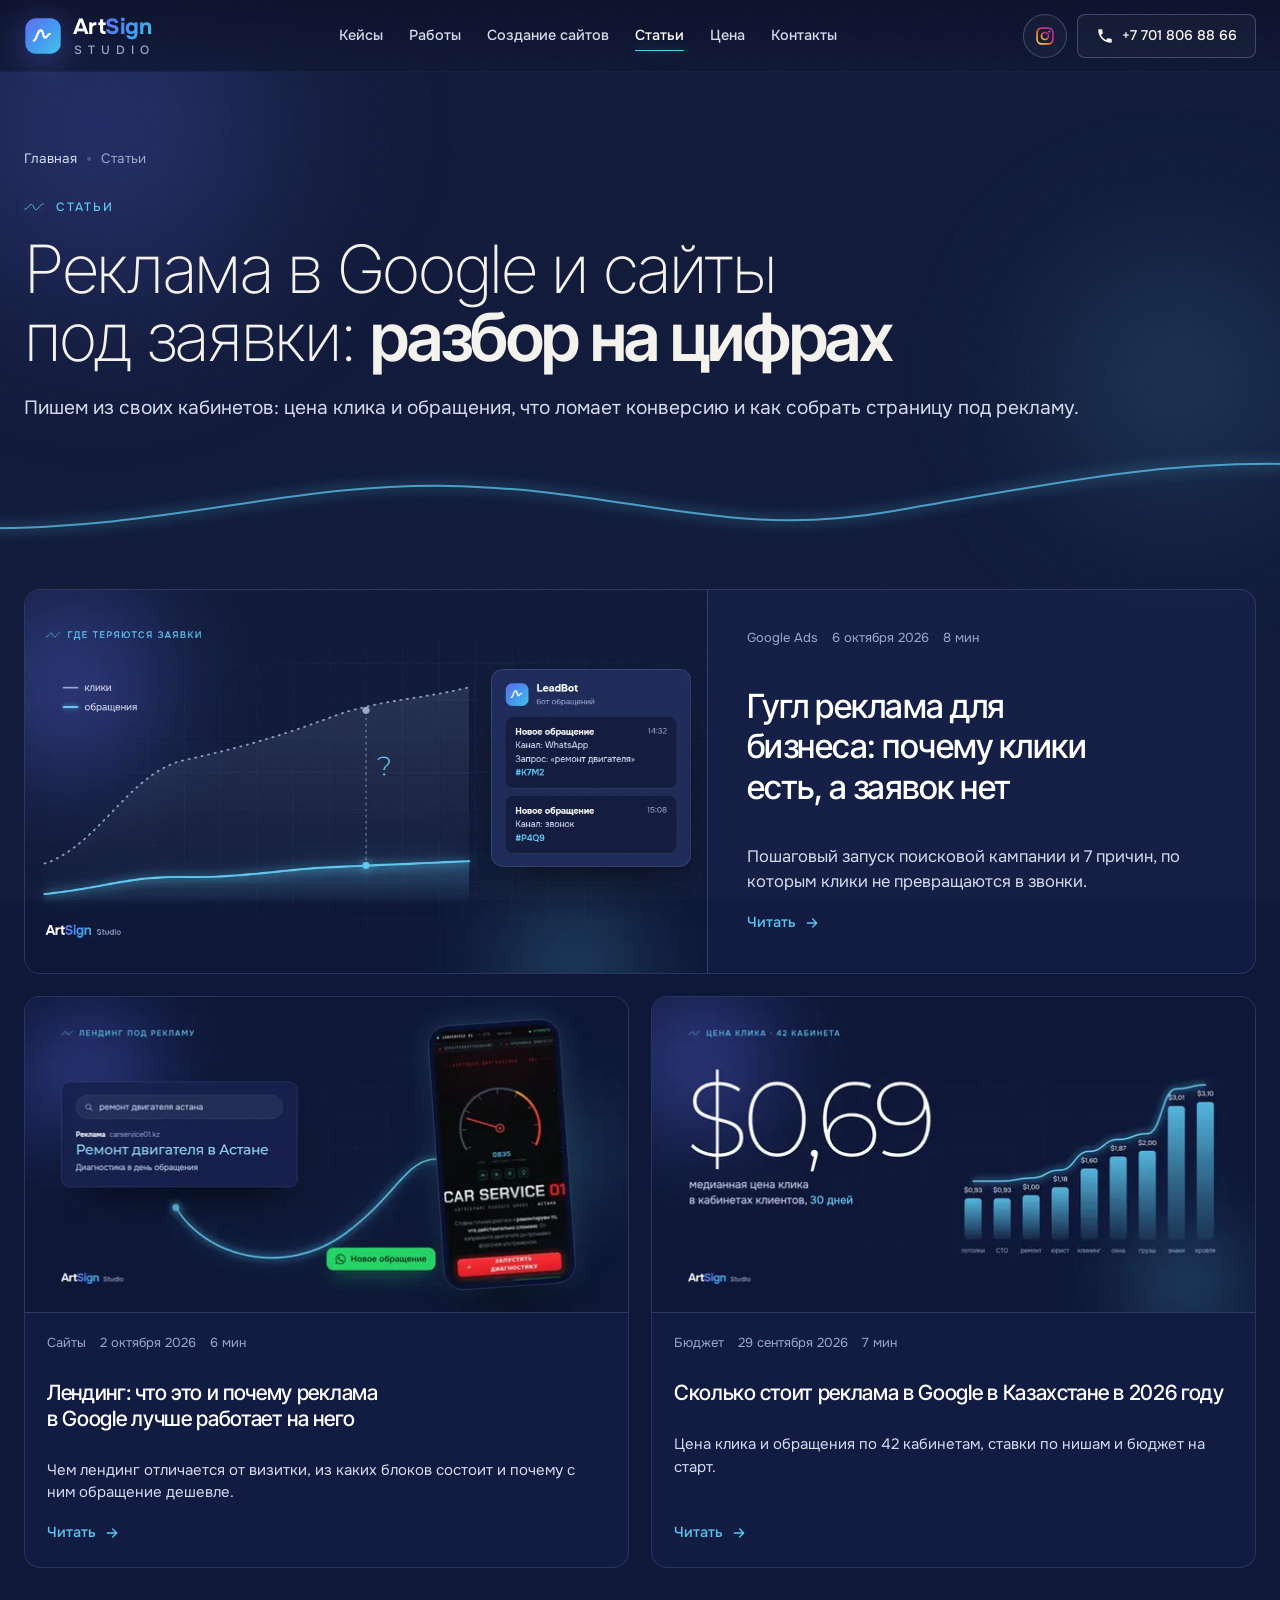
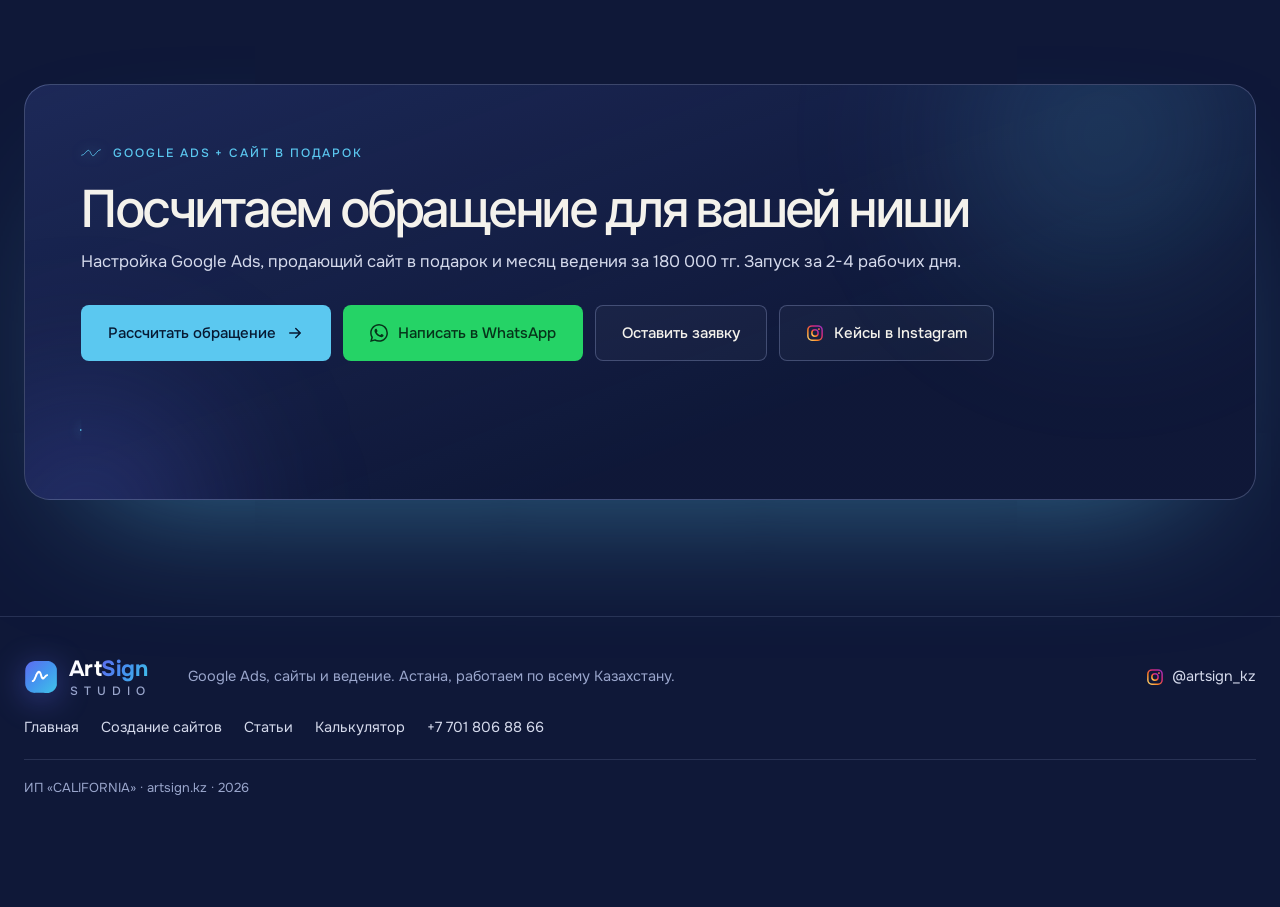
<file: stati/index.html>
<!DOCTYPE html>
<html lang="ru">
<head>
<meta charset="utf-8">
<meta name="viewport" content="width=device-width, initial-scale=1, viewport-fit=cover">
<title>Статьи о рекламе в Google и сайтах | ArtSign</title>
<meta name="description" content="Сколько стоит реклама в Google, как устроен лендинг под рекламу и почему клики не превращаются в заявки. Цифры из кабинетов клиентов студии.">
<meta name="theme-color" content="#0F1838">
<link rel="canonical" href="https://artsign.kz/stati/">
<meta property="og:type" content="website">
<meta property="og:site_name" content="ArtSign Studio">
<meta property="og:title" content="Статьи о рекламе в Google и сайтах | ArtSign">
<meta property="og:description" content="Сколько стоит реклама в Google, как устроен лендинг под рекламу и почему клики не превращаются в заявки. Цифры из кабинетов клиентов студии.">
<meta property="og:url" content="https://artsign.kz/stati/">
<meta property="og:image" content="https://artsign.kz/assets/blog/google-reklama-dlya-biznesa.jpg">
<meta property="og:image:width" content="1200">
<meta property="og:image:height" content="630">
<meta property="og:locale" content="ru_RU">
<meta name="twitter:card" content="summary_large_image">
<meta name="twitter:title" content="Статьи о рекламе в Google и сайтах | ArtSign">
<meta name="twitter:description" content="Сколько стоит реклама в Google, как устроен лендинг под рекламу и почему клики не превращаются в заявки. Цифры из кабинетов клиентов студии.">
<meta name="twitter:image" content="https://artsign.kz/assets/blog/google-reklama-dlya-biznesa.jpg">
<link rel="icon" href="../favicon.ico" sizes="any">
<link rel="icon" type="image/png" sizes="32x32" href="../assets/favicon-32.png">
<link rel="icon" type="image/png" sizes="16x16" href="../assets/favicon-16.png">
<link rel="apple-touch-icon" sizes="180x180" href="../assets/apple-touch-icon.png">
<link rel="preconnect" href="https://fonts.googleapis.com">
<link rel="preconnect" href="https://fonts.gstatic.com" crossorigin>
<link rel="stylesheet" href="https://fonts.googleapis.com/css2?family=Inter+Tight:wght@300;400;500;600&family=Noto+Serif+Display:ital,wght@1,400&family=Onest:wght@400;500;600;700&display=swap">
<link rel="stylesheet" href="../styles.css?v=20261013-1">
<link rel="stylesheet" href="../stati.css?v=20261013-1">
<script type="application/ld+json">
{"@context": "https://schema.org", "@graph": [{"@type": "Blog", "name": "Статьи ArtSign Studio", "url": "https://artsign.kz/stati/", "inLanguage": "ru-RU", "publisher": {"@type": "Organization", "name": "ArtSign Studio", "url": "https://artsign.kz/", "logo": {"@type": "ImageObject", "url": "https://artsign.kz/assets/icon-512.png"}}, "blogPost": [{"@type": "BlogPosting", "headline": "Гугл реклама для бизнеса: как запустить и почему клики есть, а заявок нет", "url": "https://artsign.kz/stati/google-reklama-dlya-biznesa/", "datePublished": "2026-10-06", "image": "https://artsign.kz/assets/blog/google-reklama-dlya-biznesa.jpg"}, {"@type": "BlogPosting", "headline": "Лендинг: что это и почему реклама в Google лучше работает на него", "url": "https://artsign.kz/stati/lending-pod-reklamu/", "datePublished": "2026-10-02", "image": "https://artsign.kz/assets/blog/lending-pod-reklamu.jpg"}, {"@type": "BlogPosting", "headline": "Сколько стоит реклама в Google в Казахстане в 2026 году", "url": "https://artsign.kz/stati/skolko-stoit-reklama-v-google/", "datePublished": "2026-09-29", "image": "https://artsign.kz/assets/blog/skolko-stoit-reklama-v-google.jpg"}]}, {"@type": "BreadcrumbList", "itemListElement": [{"@type": "ListItem", "position": 1, "name": "Главная", "item": "https://artsign.kz/"}, {"@type": "ListItem", "position": 2, "name": "Статьи", "item": "https://artsign.kz/stati/"}]}]}
</script>
<script src="https://lead-bot.sultan-askarov-kz.workers.dev/t.js" data-site="artsign" defer></script>
</head>
<body class="sub">
<a class="skip" href="#main">К содержанию</a>

<svg width="0" height="0" style="position:absolute" aria-hidden="true" focusable="false">
  <defs>
    <linearGradient id="g-brand" x1="0" y1="0" x2="1" y2="1"><stop offset="0" stop-color="#5E6BF0"/><stop offset=".5" stop-color="#4396EF"/><stop offset="1" stop-color="#40C4E8"/></linearGradient>
    <linearGradient id="g-ig" x1="0" y1="1" x2="1" y2="0"><stop offset="0" stop-color="#FEDA75"/><stop offset=".35" stop-color="#FA7E1E"/><stop offset=".65" stop-color="#D62976"/><stop offset="1" stop-color="#962FBF"/></linearGradient>
    <linearGradient id="g-area" x1="0" y1="0" x2="0" y2="1"><stop offset="0" stop-color="#5BC8F0" stop-opacity=".28"/><stop offset="1" stop-color="#5BC8F0" stop-opacity="0"/></linearGradient>
  </defs>
  <symbol id="mark" viewBox="0 0 512 512"><path d=" M217.7 495.0C243.6 495.0 288.0 495.1 316.2 495.2C373.5 495.4 375.6 495.3 382.9 492.5C390.9 489.4 398.9 486.7 402.8 485.8C406.0 485.1 410.5 483.3 419.4 479.1C420.3 478.7 421.8 477.7 422.9 476.7C424.0 475.8 426.3 474.2 427.9 473.1C429.6 472.1 431.4 470.8 431.9 470.3C432.4 469.8 435.0 468.1 437.8 466.4C440.5 464.7 444.7 461.4 447.1 459.2C449.6 456.9 453.2 453.7 455.3 452.0C459.3 448.9 461.2 446.2 462.2 442.4C463.1 439.2 463.8 438.3 467.1 437.0C470.7 435.6 470.8 435.5 475.7 425.9C477.8 421.7 480.8 416.1 482.1 413.5C486.6 405.0 487.5 403.1 488.8 399.2C489.4 397.2 490.2 394.3 490.4 392.9C490.6 391.5 491.4 388.9 492.3 387.2C493.8 384.1 494.3 381.6 495.1 372.6C495.7 365.4 495.5 148.9 494.8 142.9C494.5 140.1 494.1 135.7 494.0 132.9C493.8 129.3 493.3 126.8 492.2 123.8C491.4 121.5 490.6 118.8 490.4 117.7C490.3 116.6 489.1 113.8 487.8 111.4C486.6 109.0 484.9 104.9 484.0 102.2C482.9 98.8 481.9 96.7 480.8 95.5C479.8 94.5 477.5 90.4 475.5 86.4C471.4 78.2 469.7 75.7 465.3 71.4C463.6 69.7 461.7 67.3 461.2 66.1C460.6 64.8 459.4 63.0 458.4 62.0C457.4 61.1 456.6 60.1 456.6 59.8C456.6 59.6 455.4 58.8 453.8 58.1C452.3 57.4 450.3 56.0 449.4 55.0C445.0 50.1 441.6 47.3 437.1 44.7C434.4 43.2 430.8 40.6 429.1 39.1C425.7 36.0 424.6 35.4 418.6 32.8C416.5 31.9 413.3 30.2 411.6 29.1C409.3 27.6 407.5 26.9 405.1 26.5C403.3 26.2 399.8 25.2 397.4 24.3C378.9 18.0 370.2 16.5 351.7 16.5C213.2 16.7 147.8 17.4 143.4 19.0C142.3 19.4 140.2 19.9 138.7 20.1C137.1 20.3 135.4 20.5 134.9 20.6C134.3 20.7 132.0 21.0 129.6 21.3C125.6 21.8 121.8 23.0 116.8 25.3C115.5 25.9 113.4 26.5 112.2 26.7C111.0 26.9 108.7 27.7 107.2 28.5C105.7 29.3 103.7 30.1 102.9 30.3C102.0 30.5 99.7 31.5 97.8 32.6C95.8 33.6 93.2 34.8 91.9 35.4C90.7 35.8 88.7 37.1 87.6 38.1C85.7 39.9 78.0 44.8 73.5 47.0C72.5 47.6 71.0 48.9 70.2 50.1C69.3 51.2 67.4 53.3 65.7 54.7C57.7 61.5 50.0 70.0 46.2 76.4C45.6 77.6 44.0 79.7 42.9 81.3C41.8 82.9 39.8 86.1 38.6 88.4C37.4 90.8 35.7 93.6 34.7 94.6C33.5 95.9 32.6 97.9 31.4 101.6C30.6 104.5 29.3 108.0 28.7 109.4C28.1 110.8 26.9 113.9 26.1 116.3C25.3 118.7 24.3 121.3 23.8 122.2C22.7 124.1 22.5 125.7 21.8 133.8C21.5 138.3 21.0 141.3 20.4 143.0C19.2 146.0 19.1 151.8 18.5 271.2C18.3 307.4 18.0 338.2 17.8 339.8C17.6 341.2 17.6 344.4 17.8 346.9C18.0 349.3 18.6 356.1 19.0 361.9C20.4 379.7 21.1 384.1 23.4 390.6C24.6 393.8 26.2 398.3 26.9 400.5C27.7 402.7 29.4 406.6 30.6 409.1C31.8 411.7 33.2 414.5 33.5 415.5C33.9 416.5 35.2 418.8 36.3 420.8C37.5 422.8 39.5 426.4 40.8 429.0C42.1 431.5 44.0 434.5 45.0 435.8C45.9 437.1 47.8 439.5 49.1 441.1C50.4 442.8 52.1 445.4 52.9 446.9C54.3 449.7 61.3 456.6 62.7 456.6C63.6 456.6 69.0 460.6 71.0 462.8C72.0 463.9 75.4 466.5 78.6 468.7C81.7 470.8 85.3 473.4 86.6 474.5C88.7 476.4 91.7 478.0 94.6 478.7C95.3 478.8 96.8 479.5 97.8 480.3C100.6 482.2 109.3 485.1 114.3 485.8C115.4 486.0 117.4 487.0 118.9 488.1C121.7 490.3 122.4 490.5 128.6 490.9C130.7 491.1 133.6 491.5 135.0 492.0C137.8 492.9 144.6 494.0 152.4 494.7C155.3 495.0 157.9 495.4 158.2 495.5C158.5 495.6 161.4 495.6 164.6 495.4C167.8 495.2 191.7 495.0 217.7 495.0Z" fill="url(#g-brand)" fill-rule="evenodd"/><path d=" M137.1 331.5C141.7 329.9 143.6 328.8 146.1 326.6C147.2 325.5 149.0 324.4 150.0 324.1C151.4 323.7 152.1 323.0 152.7 321.7C153.2 320.7 154.2 319.5 155.0 319.0C155.7 318.6 156.5 317.8 156.6 317.4C156.8 316.5 159.2 315.2 160.1 315.3C160.2 315.4 160.7 314.8 161.1 314.0C161.4 313.2 162.5 311.8 163.4 310.8C165.0 308.9 168.1 303.2 168.9 300.7C169.1 300.0 169.8 298.2 170.5 296.7C171.1 295.3 171.7 293.9 171.7 293.6C171.7 292.9 172.9 290.8 174.1 289.5C176.9 286.6 182.0 274.9 185.9 263.1C187.3 258.7 188.9 255.3 190.5 253.0C190.9 252.2 191.7 250.1 192.3 248.2C192.8 246.2 193.8 244.0 194.7 242.9C196.9 240.1 198.0 237.6 198.9 233.7C199.3 231.8 200.6 227.8 202.0 224.9C203.3 222.0 204.6 218.8 205.1 217.7C205.4 216.5 206.5 214.8 207.4 213.8C208.4 212.9 210.6 209.8 212.5 207.0C217.1 199.7 220.0 197.4 224.4 197.7C228.1 198.0 231.4 199.7 232.9 202.0C237.6 209.3 237.5 209.2 240.8 224.3C241.2 226.5 242.4 230.7 243.4 233.7C246.5 242.7 247.8 247.0 248.6 250.9C249.1 253.0 250.1 256.2 250.7 258.0C251.4 259.9 252.2 262.3 252.6 263.6C253.0 264.9 254.5 267.9 255.9 270.2C257.3 272.6 258.6 275.0 258.8 275.6C259.4 276.9 263.0 282.3 264.6 284.0C265.3 284.7 266.4 285.9 267.0 286.6C267.7 287.3 268.9 288.0 269.8 288.2C270.6 288.4 272.7 289.3 274.3 290.3C277.4 292.3 281.0 293.0 288.1 293.0C291.7 293.1 303.4 287.5 305.4 284.9C306.0 284.0 307.0 282.9 307.6 282.4C317.1 273.5 324.0 266.4 325.7 263.6C326.9 261.8 328.3 259.6 328.9 258.6C330.9 255.6 334.7 252.1 337.5 250.5C339.0 249.6 340.6 248.4 340.9 247.8C341.3 247.3 342.8 246.1 344.2 245.3C345.7 244.5 347.1 243.5 347.5 243.0C348.3 241.9 350.1 241.3 353.7 240.7C360.6 239.6 361.5 238.5 362.0 231.4C362.3 227.2 361.2 219.9 360.1 218.6C358.0 216.1 343.8 215.2 338.1 217.2C335.7 218.1 329.0 222.1 327.1 223.7C326.4 224.4 324.5 225.7 322.8 226.6C317.2 229.7 315.4 231.2 313.8 234.4C312.9 236.0 311.7 237.9 310.9 238.4C308.5 240.3 305.2 244.0 302.5 248.1C297.9 255.0 295.4 257.0 291.7 257.0C290.8 257.0 289.9 257.4 289.5 257.8C287.0 260.9 278.8 252.9 277.1 245.8C276.7 243.8 275.9 241.4 275.3 240.5C274.6 239.4 274.1 237.2 273.7 234.1C273.4 231.5 272.9 228.3 272.5 227.0C272.1 225.8 271.4 222.9 271.0 220.7C270.5 218.2 269.7 215.7 268.7 214.2C267.8 212.8 266.7 209.6 266.0 206.8C265.3 204.1 264.0 200.3 263.0 198.3C262.1 196.4 260.6 192.7 259.8 190.2C258.6 186.5 257.9 185.2 256.2 183.5C254.7 181.9 253.9 180.7 253.5 178.8C252.2 173.5 243.8 166.1 236.7 164.1C220.7 159.5 209.0 163.8 197.3 178.5C196.3 179.9 195.0 181.3 194.7 181.5C194.3 181.7 192.9 183.7 191.4 185.8C190.0 187.9 188.0 190.5 187.1 191.3C185.2 193.2 182.6 198.3 180.4 204.2C178.9 208.1 176.5 212.0 173.4 215.5C170.8 218.4 169.6 221.7 167.1 232.7C166.3 236.2 165.6 237.9 163.8 240.6C162.3 242.8 161.5 244.5 161.5 245.5C161.5 246.4 160.8 248.6 159.9 250.4C159.1 252.2 158.0 254.8 157.6 256.2C157.2 257.5 155.4 261.6 153.7 265.3C148.6 275.9 147.5 278.5 146.6 281.3C143.9 290.4 135.0 300.7 126.2 305.1C120.0 308.1 119.4 308.7 117.8 312.9C115.4 319.2 119.1 328.8 124.3 330.0C125.1 330.1 126.2 330.5 126.7 330.7C127.9 331.2 132.6 332.6 133.3 332.6C133.6 332.7 135.3 332.2 137.1 331.5Z" fill="#fff" fill-rule="evenodd"/></symbol>
  <symbol id="ic-wa" viewBox="0 0 24 24"><path fill="currentColor" d="M17.472 14.382c-.297-.149-1.758-.867-2.03-.967-.273-.099-.471-.148-.67.15-.197.297-.767.966-.94 1.164-.173.199-.347.223-.644.075-.297-.15-1.255-.463-2.39-1.475-.883-.788-1.48-1.761-1.653-2.059-.173-.297-.018-.458.13-.606.134-.133.298-.347.446-.52.149-.174.198-.298.298-.497.099-.198.05-.371-.025-.52-.075-.149-.669-1.612-.916-2.207-.242-.579-.487-.5-.669-.51-.173-.008-.371-.01-.57-.01-.198 0-.52.074-.792.372-.272.297-1.04 1.016-1.04 2.479 0 1.462 1.065 2.875 1.213 3.074.149.198 2.096 3.2 5.077 4.487.709.306 1.262.489 1.694.625.712.227 1.36.195 1.871.118.571-.085 1.758-.719 2.006-1.413.248-.694.248-1.289.173-1.413-.074-.124-.272-.198-.57-.347m-5.421 7.403h-.004a9.87 9.87 0 0 1-5.031-1.378l-.361-.214-3.741.982.998-3.648-.235-.374a9.86 9.86 0 0 1-1.51-5.26c.001-5.45 4.436-9.884 9.888-9.884 2.64 0 5.122 1.03 6.988 2.898a9.825 9.825 0 0 1 2.893 6.994c-.003 5.45-4.437 9.884-9.885 9.884m8.413-18.297A11.815 11.815 0 0 0 12.05 0C5.495 0 .16 5.335.157 11.892c0 2.096.547 4.142 1.588 5.945L.057 24l6.305-1.654a11.882 11.882 0 0 0 5.683 1.448h.005c6.554 0 11.89-5.335 11.893-11.893a11.821 11.821 0 0 0-3.48-8.413Z"/></symbol>
  <symbol id="ic-ig" viewBox="0 0 24 24"><rect x="2.5" y="2.5" width="19" height="19" rx="5.5" fill="none" stroke="url(#g-ig)" stroke-width="2"/><circle cx="12" cy="12" r="4.2" fill="none" stroke="url(#g-ig)" stroke-width="2"/><circle cx="17.4" cy="6.6" r="1.3" fill="url(#g-ig)"/></symbol>
  <symbol id="ic-phone" viewBox="0 0 24 24"><path fill="currentColor" d="M6.6 10.8a15.1 15.1 0 0 0 6.6 6.6l2.2-2.2c.3-.3.7-.4 1-.2 1.1.4 2.3.6 3.6.6.6 0 1 .4 1 1V20c0 .6-.4 1-1 1A17 17 0 0 1 3 4c0-.6.4-1 1-1h3.5c.6 0 1 .4 1 1 0 1.3.2 2.5.6 3.6.1.3 0 .7-.2 1l-2.3 2.2Z"/></symbol>
  <symbol id="ic-mail" viewBox="0 0 24 24"><path fill="none" stroke="currentColor" stroke-width="1.8" d="M3.5 6.5h17v11h-17z"/><path fill="none" stroke="currentColor" stroke-width="1.8" d="m3.5 7 8.5 6 8.5-6"/></symbol>
  <symbol id="ic-pin" viewBox="0 0 24 24"><path fill="none" stroke="currentColor" stroke-width="1.8" stroke-linejoin="round" d="M12 21s-6.5-5.6-6.5-11a6.5 6.5 0 0 1 13 0c0 5.4-6.5 11-6.5 11z"/><circle cx="12" cy="10" r="2.4" fill="none" stroke="currentColor" stroke-width="1.8"/></symbol>
  <symbol id="ic-arr" viewBox="0 0 24 24"><path fill="none" stroke="currentColor" stroke-width="2" stroke-linecap="round" stroke-linejoin="round" d="M5 12h13m-5-6 6 6-6 6"/></symbol>
  <symbol id="ic-ext" viewBox="0 0 24 24"><path fill="none" stroke="currentColor" stroke-width="2" stroke-linecap="round" stroke-linejoin="round" d="M7 17 17 7M9 7h8v8"/></symbol>
  <symbol id="ic-chev" viewBox="0 0 24 24"><path fill="none" stroke="currentColor" stroke-width="2" stroke-linecap="round" stroke-linejoin="round" d="m9 6 6 6-6 6"/></symbol>
  <symbol id="ic-check" viewBox="0 0 24 24"><path fill="none" stroke="currentColor" stroke-width="2.2" stroke-linecap="round" stroke-linejoin="round" d="m5 12.5 4.5 4.5L19 7.5"/></symbol>
  <symbol id="ic-search" viewBox="0 0 24 24"><circle cx="10.5" cy="10.5" r="6.5" fill="none" stroke="currentColor" stroke-width="2"/><path d="m15.5 15.5 5 5" fill="none" stroke="currentColor" stroke-width="2" stroke-linecap="round"/></symbol>
  <symbol id="ic-doc" viewBox="0 0 24 24"><path fill="none" stroke="currentColor" stroke-width="1.7" stroke-linejoin="round" d="M6 2.8h8.2L19 7.6v13.6H6z"/><path fill="none" stroke="currentColor" stroke-width="1.7" stroke-linecap="round" d="M14 3v5h5M9 12.5h7M9 16h5"/></symbol>
  <symbol id="ic-key" viewBox="0 0 24 24"><circle cx="8" cy="15" r="4.6" fill="none" stroke="currentColor" stroke-width="1.8"/><path fill="none" stroke="currentColor" stroke-width="1.8" stroke-linecap="round" stroke-linejoin="round" d="m11.4 11.6 8.4-8.4M16.6 6.4l2.6 2.6M14.4 8.6l2 2"/></symbol>
  <symbol id="ic-globe" viewBox="0 0 24 24"><circle cx="12" cy="12" r="8.6" fill="none" stroke="currentColor" stroke-width="1.7"/><path fill="none" stroke="currentColor" stroke-width="1.7" d="M3.6 12h16.8M12 3.4c2.4 2.4 3.4 5.4 3.4 8.6s-1 6.2-3.4 8.6c-2.4-2.4-3.4-5.4-3.4-8.6s1-6.2 3.4-8.6Z"/></symbol>
  <symbol id="ic-chart" viewBox="0 0 24 24"><path fill="none" stroke="currentColor" stroke-width="2" stroke-linecap="round" stroke-linejoin="round" d="M4 19V5M4 19h16M8 15l4-4 3 3 5-6"/></symbol>
  <symbol id="ic-gads" viewBox="0 -13 256 256"><path fill="#FBBC04" d="M5.88,166.40 L90.88,20.9 C101.67,27.25 156.11,57.38 164.90,63.11 L79.91,208.62 C70.62,220.90 -5.88,185.04 5.88,166.39 L5.88,166.40 Z"/><path fill="#4285F4" d="M250.08,166.40 L165.09,20.90 C153.21,1.13 127.61,-6.05 106.60,5.62 C85.58,17.30 79.18,42.46 91.06,63.11 L176.05,208.63 C187.93,228.39 213.52,235.58 234.54,223.90 C254.64,212.22 261.96,186.17 250.08,166.41 L250.08,166.40 Z"/><ellipse fill="#34A853" cx="42.66" cy="187.92" rx="42.66" ry="41.60"/></symbol>
  <symbol id="ic-gsc" viewBox="4.4 4.1 32 32"><path fill="#FBBC04" d="m11.081 30.527-4.72 4.721a.933.933 0 0 1-1.317 0l-.292-.292a.933.933 0 0 1 0-1.316l4.72-4.721a.933.933 0 0 1 1.318 0l.291.291a.93.93 0 0 1 0 1.317"/><path fill="#4285F4" d="M23.75 32.5h6.042a6.04 6.04 0 0 0 6.041-6.042v-16.25a6.04 6.04 0 0 0-6.041-6.041 6.04 6.04 0 0 0-6.042 6.041z"/><path fill="#FBBC04" d="M13.75 32.5a6.04 6.04 0 0 0 6.042-6.042 6.04 6.04 0 0 0-6.042-6.041 6.04 6.04 0 0 0-6.042 6.041A6.04 6.04 0 0 0 13.75 32.5"/><path fill="#34A853" d="M27.97 32.5h-5.887a6.04 6.04 0 0 1-6.041-6.042v-7.916a6.04 6.04 0 0 1 6.041-6.042 6.04 6.04 0 0 1 6.042 6.042v13.804a.154.154 0 0 1-.154.154z"/><path fill="#1967D2" d="M28.125 32.346V18.542a6.04 6.04 0 0 0-4.375-5.807V32.5h4.22a.154.154 0 0 0 .155-.154"/><path fill="#EA4335" d="M19.792 26.575a6.04 6.04 0 0 0-3.75-5.59v5.59c0 1.72.72 3.273 1.875 4.373a6.02 6.02 0 0 0 1.875-4.373"/></symbol>
  <symbol id="sig" viewBox="0 0 120 60"><path d="M4 44 C 24 44 30 14 44 14 S 60 50 74 46 S 96 12 116 10" fill="none" stroke="currentColor" stroke-width="5" stroke-linecap="round" stroke-linejoin="round"/></symbol>
</svg>
<header class="hdr sub-hdr" id="hdr">
  <div class="hdr-in">
    <a class="brand" href="../" aria-label="ArtSign Studio, на главную">
      <svg class="brand-mark" width="38" height="38" aria-hidden="true"><use href="#mark"/></svg>
      <span class="brand-wm" translate="no">Art<b>Sign</b><small>Studio</small></span>
    </a>
    <nav class="nav" aria-label="Разделы">
      <a href="../#cases">Кейсы</a>
      <a href="../#works">Работы</a>
      <a href="../sozdanie-saitov/">Создание сайтов</a>
      <a href="../stati/" aria-current="page">Статьи</a>
      <a href="../#price">Цена</a>
      <a href="../#contact">Контакты</a>
    </nav>
    <div class="hdr-right">
      <a class="ic-btn hdr-ig" href="https://www.instagram.com/artsign_kz/" target="_blank" rel="noopener" aria-label="Instagram @artsign_kz"><svg width="20" height="20" aria-hidden="true"><use href="#ic-ig"/></svg></a>
      <a class="btn btn-ghost btn-sm hdr-tel" href="tel:+77018068866"><svg width="16" height="16" aria-hidden="true"><use href="#ic-phone"/></svg><span>+7 701 806 88 66</span></a>
      <button class="burger" type="button" aria-label="Открыть меню" aria-expanded="false" aria-controls="menu"><span></span><span></span></button>
    </div>
  </div>
</header>

<div class="menu" id="menu" hidden>
  <nav class="menu-nav" aria-label="Меню">
    <a href="../">Главная</a>
    <a href="../#cases">Кейсы</a>
    <a href="../#works">Работы</a>
    <a href="../sozdanie-saitov/">Создание сайтов</a>
    <a href="../stati/" aria-current="page">Статьи</a>
    <a href="../#calc">Калькулятор</a>
    <a href="../#price">Цена</a>
    <a href="../#contact">Контакты</a>
  </nav>
  <div class="menu-foot">
    <a class="btn btn-ghost" href="tel:+77018068866"><svg width="18" height="18" aria-hidden="true"><use href="#ic-phone"/></svg><span>+7 701 806 88 66</span></a>
    <a class="btn btn-wa" href="https://wa.me/77018068866?text=%D0%97%D0%B4%D1%80%D0%B0%D0%B2%D1%81%D1%82%D0%B2%D1%83%D0%B9%D1%82%D0%B5%21%20%D0%A5%D0%BE%D1%87%D1%83%20%D1%80%D0%B0%D1%81%D1%87%D1%91%D1%82%20%D0%BF%D0%BE%20%D0%BF%D0%B0%D0%BA%D0%B5%D1%82%D1%83%20Google%20Ads%20%2B%20%D1%81%D0%B0%D0%B9%D1%82" target="_blank" rel="noopener"><svg width="18" height="18" aria-hidden="true"><use href="#ic-wa"/></svg><span>WhatsApp</span></a>
    <a class="btn btn-ghost" href="https://www.instagram.com/artsign_kz/" target="_blank" rel="noopener"><svg width="18" height="18" aria-hidden="true"><use href="#ic-ig"/></svg><span>@artsign_kz</span></a>
  </div>
</div>

<main id="main">
<section class="sub-hero">
  <div class="light light-vi" style="width:56vw;height:56vw;left:-20vw;top:-24vw"></div>
  <div class="light light-cy" style="width:40vw;height:40vw;right:-12vw;top:4vw"></div>
  <svg class="sub-trace" viewBox="0 0 1440 120" preserveAspectRatio="none" aria-hidden="true"><path class="ghost" pathLength="1" d="M-20 92 C 200 92 330 40 520 46 S 820 104 1000 74 S 1300 18 1460 22"/><path pathLength="1" d="M-20 92 C 200 92 330 40 520 46 S 820 104 1000 74 S 1300 18 1460 22"/></svg>
  <div class="wrap">
    <nav class="crumbs" aria-label="Хлебные крошки"><a href="../">Главная</a><i aria-hidden="true"></i><span aria-current="page">Статьи</span></nav>
    <p class="kicker"><svg width="20" height="10" aria-hidden="true"><use href="#sig"/></svg><span>Статьи</span></p>
    <h1 class="page-h1">Реклама в Google и сайты под заявки: <b>разбор на цифрах</b></h1>
    <p class="page-lead">Пишем из своих кабинетов: цена клика и обращения, что ломает конверсию и как собрать страницу под рекламу.</p>
  </div>
</section>
<section class="sec list-sec" aria-label="Список статей">
  <div class="wrap">
    <div class="posts posts-feat">
      <a class="post spot rv" href="google-reklama-dlya-biznesa/">
        <div class="post-img"><img src="../assets/blog/google-reklama-dlya-biznesa.webp" width="1200" height="630" alt="" fetchpriority="high" decoding="async"></div>
        <div class="post-b"><p class="post-m"><span>Google Ads</span><span>6 октября 2026</span><span>8 мин</span></p><h2 class="post-t">Гугл реклама для бизнеса: почему клики есть, а заявок нет</h2><p class="post-d">Пошаговый запуск поисковой кампании и 7 причин, по которым клики не превращаются в звонки.</p><span class="post-go">Читать<svg width="16" height="16" aria-hidden="true"><use href="#ic-arr"/></svg></span></div>
      </a>
<a class="post spot rv" href="lending-pod-reklamu/">
        <div class="post-img"><img src="../assets/blog/lending-pod-reklamu-600.webp" width="600" height="315" alt="" loading="lazy" decoding="async"></div>
        <div class="post-b"><p class="post-m"><span>Сайты</span><span>2 октября 2026</span><span>6 мин</span></p><h2 class="post-t">Лендинг: что это и почему реклама в Google лучше работает на него</h2><p class="post-d">Чем лендинг отличается от визитки, из каких блоков состоит и почему с ним обращение дешевле.</p><span class="post-go">Читать<svg width="16" height="16" aria-hidden="true"><use href="#ic-arr"/></svg></span></div>
      </a>
<a class="post spot rv" href="skolko-stoit-reklama-v-google/">
        <div class="post-img"><img src="../assets/blog/skolko-stoit-reklama-v-google-600.webp" width="600" height="315" alt="" loading="lazy" decoding="async"></div>
        <div class="post-b"><p class="post-m"><span>Бюджет</span><span>29 сентября 2026</span><span>7 мин</span></p><h2 class="post-t">Сколько стоит реклама в Google в Казахстане в 2026 году</h2><p class="post-d">Цена клика и обращения по 42 кабинетам, ставки по нишам и бюджет на старт.</p><span class="post-go">Читать<svg width="16" height="16" aria-hidden="true"><use href="#ic-arr"/></svg></span></div>
      </a>
    </div>
  </div>
</section>
<section class="sec cta-sec" aria-label="Заявка">
  <div class="wrap">
    <div class="cta-plate rv">
      <div class="light light-cy" style="width:620px;height:620px;right:-160px;top:-260px"></div>
      <div class="light light-vi" style="width:520px;height:520px;left:-200px;bottom:-280px"></div>
      <p class="kicker"><svg width="20" height="10" aria-hidden="true"><use href="#sig"/></svg><span>Google Ads + сайт в подарок</span></p>
      <h2 class="h2">Посчитаем обращение для вашей ниши</h2>
      <p class="lead">Настройка Google Ads, продающий сайт в подарок и месяц ведения за 180 000 тг. Запуск за 2-4 рабочих дня.</p>
      <div class="cta-btns">
        <a class="btn btn-ac" href="../#calc"><span>Рассчитать обращение</span><svg width="18" height="18" aria-hidden="true"><use href="#ic-arr"/></svg></a>
        <a class="btn btn-wa" href="https://wa.me/77018068866?text=%D0%97%D0%B4%D1%80%D0%B0%D0%B2%D1%81%D1%82%D0%B2%D1%83%D0%B9%D1%82%D0%B5%21%20%D0%A5%D0%BE%D1%87%D1%83%20%D1%80%D0%B0%D1%81%D1%87%D1%91%D1%82%20%D0%BF%D0%BE%20%D0%BF%D0%B0%D0%BA%D0%B5%D1%82%D1%83%20Google%20Ads%20%2B%20%D1%81%D0%B0%D0%B9%D1%82" target="_blank" rel="noopener"><svg width="18" height="18" aria-hidden="true"><use href="#ic-wa"/></svg><span>Написать в WhatsApp</span></a>
        <a class="btn btn-ghost" href="../#contact"><span>Оставить заявку</span></a>
        <a class="btn btn-ghost" href="https://www.instagram.com/artsign_kz/" target="_blank" rel="noopener"><svg width="18" height="18" aria-hidden="true"><use href="#ic-ig"/></svg><span>Кейсы в Instagram</span></a>
      </div>
      <svg class="pp-trace" viewBox="0 0 1200 60" preserveAspectRatio="none" aria-hidden="true"><path pathLength="1" d="M0 46 C 160 46 230 12 360 14 S 560 52 700 44 S 960 6 1200 10"/></svg>
    </div>
  </div>
</section>

</main>

<footer class="foot">
  <div class="wrap foot-in">
    <a class="brand" href="../" aria-label="ArtSign Studio, на главную"><svg class="brand-mark" width="34" height="34" aria-hidden="true"><use href="#mark"/></svg><span class="brand-wm" translate="no">Art<b>Sign</b><small>Studio</small></span></a>
    <p class="foot-l">Google Ads, сайты и ведение. Астана, работаем по всему Казахстану.</p>
    <a class="foot-ig" href="https://www.instagram.com/artsign_kz/" target="_blank" rel="noopener"><svg width="18" height="18" aria-hidden="true"><use href="#ic-ig"/></svg><span>@artsign_kz</span></a>
    <nav class="foot-nav" aria-label="Страницы сайта"><a href="../">Главная</a><a href="../sozdanie-saitov/">Создание сайтов</a><a href="../stati/">Статьи</a><a href="../#calc">Калькулятор</a><a href="tel:+77018068866">+7 701 806 88 66</a></nav>
    <p class="foot-c">ИП «CALIFORNIA» · artsign.kz · 2026</p>
  </div>
</footer>

<nav class="sticky" id="sticky" aria-label="Быстрая связь">
  <a href="tel:+77018068866"><svg width="18" height="18" aria-hidden="true"><use href="#ic-phone"/></svg><span>Позвонить</span></a>
  <a class="st-wa" href="https://wa.me/77018068866?text=%D0%97%D0%B4%D1%80%D0%B0%D0%B2%D1%81%D1%82%D0%B2%D1%83%D0%B9%D1%82%D0%B5%21%20%D0%A5%D0%BE%D1%87%D1%83%20%D1%80%D0%B0%D1%81%D1%87%D1%91%D1%82%20%D0%BF%D0%BE%20%D0%BF%D0%B0%D0%BA%D0%B5%D1%82%D1%83%20Google%20Ads%20%2B%20%D1%81%D0%B0%D0%B9%D1%82" target="_blank" rel="noopener"><svg width="18" height="18" aria-hidden="true"><use href="#ic-wa"/></svg><span>WhatsApp</span></a>
  <a class="st-ig" href="https://www.instagram.com/artsign_kz/" target="_blank" rel="noopener" aria-label="Instagram @artsign_kz"><svg width="20" height="20" aria-hidden="true"><use href="#ic-ig"/></svg></a>
</nav>

<div class="grain" aria-hidden="true"></div>

<script src="../stati.js?v=20261013-1" defer></script>
</body>
</html>
</file>
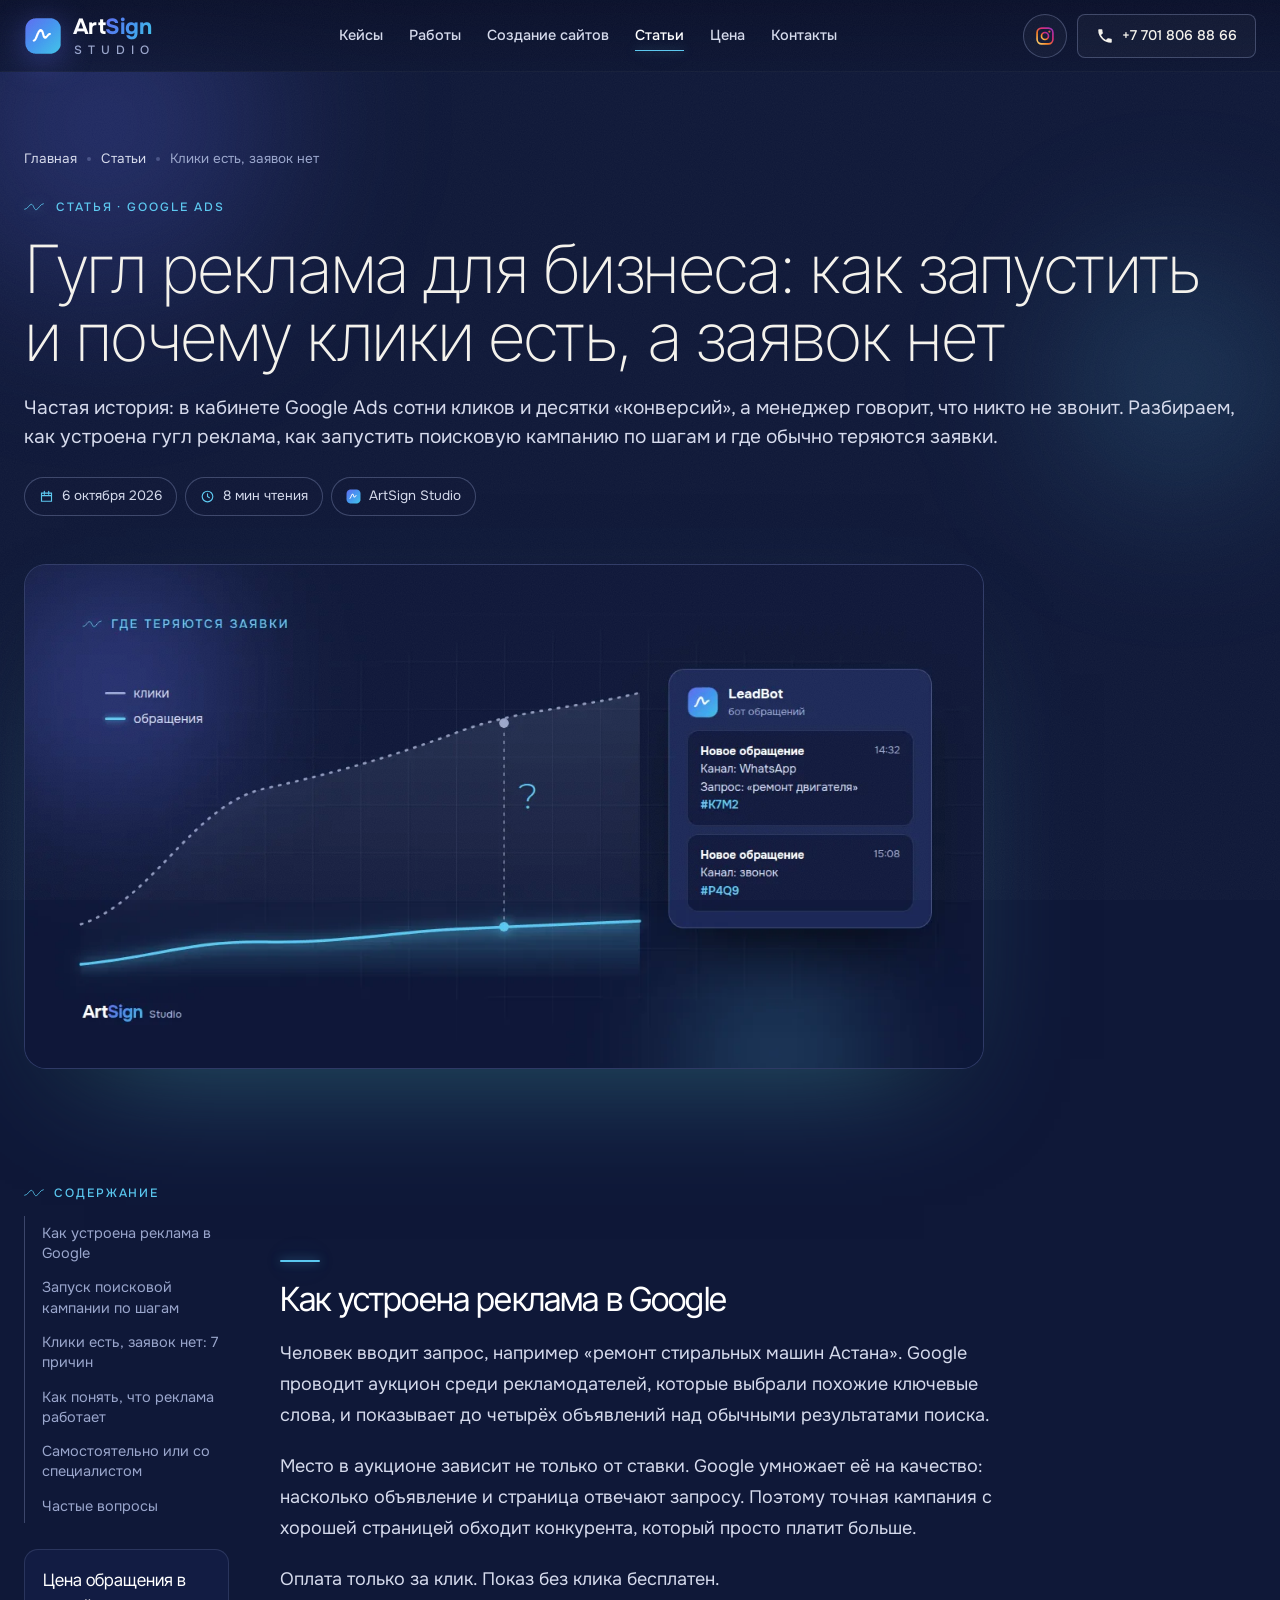
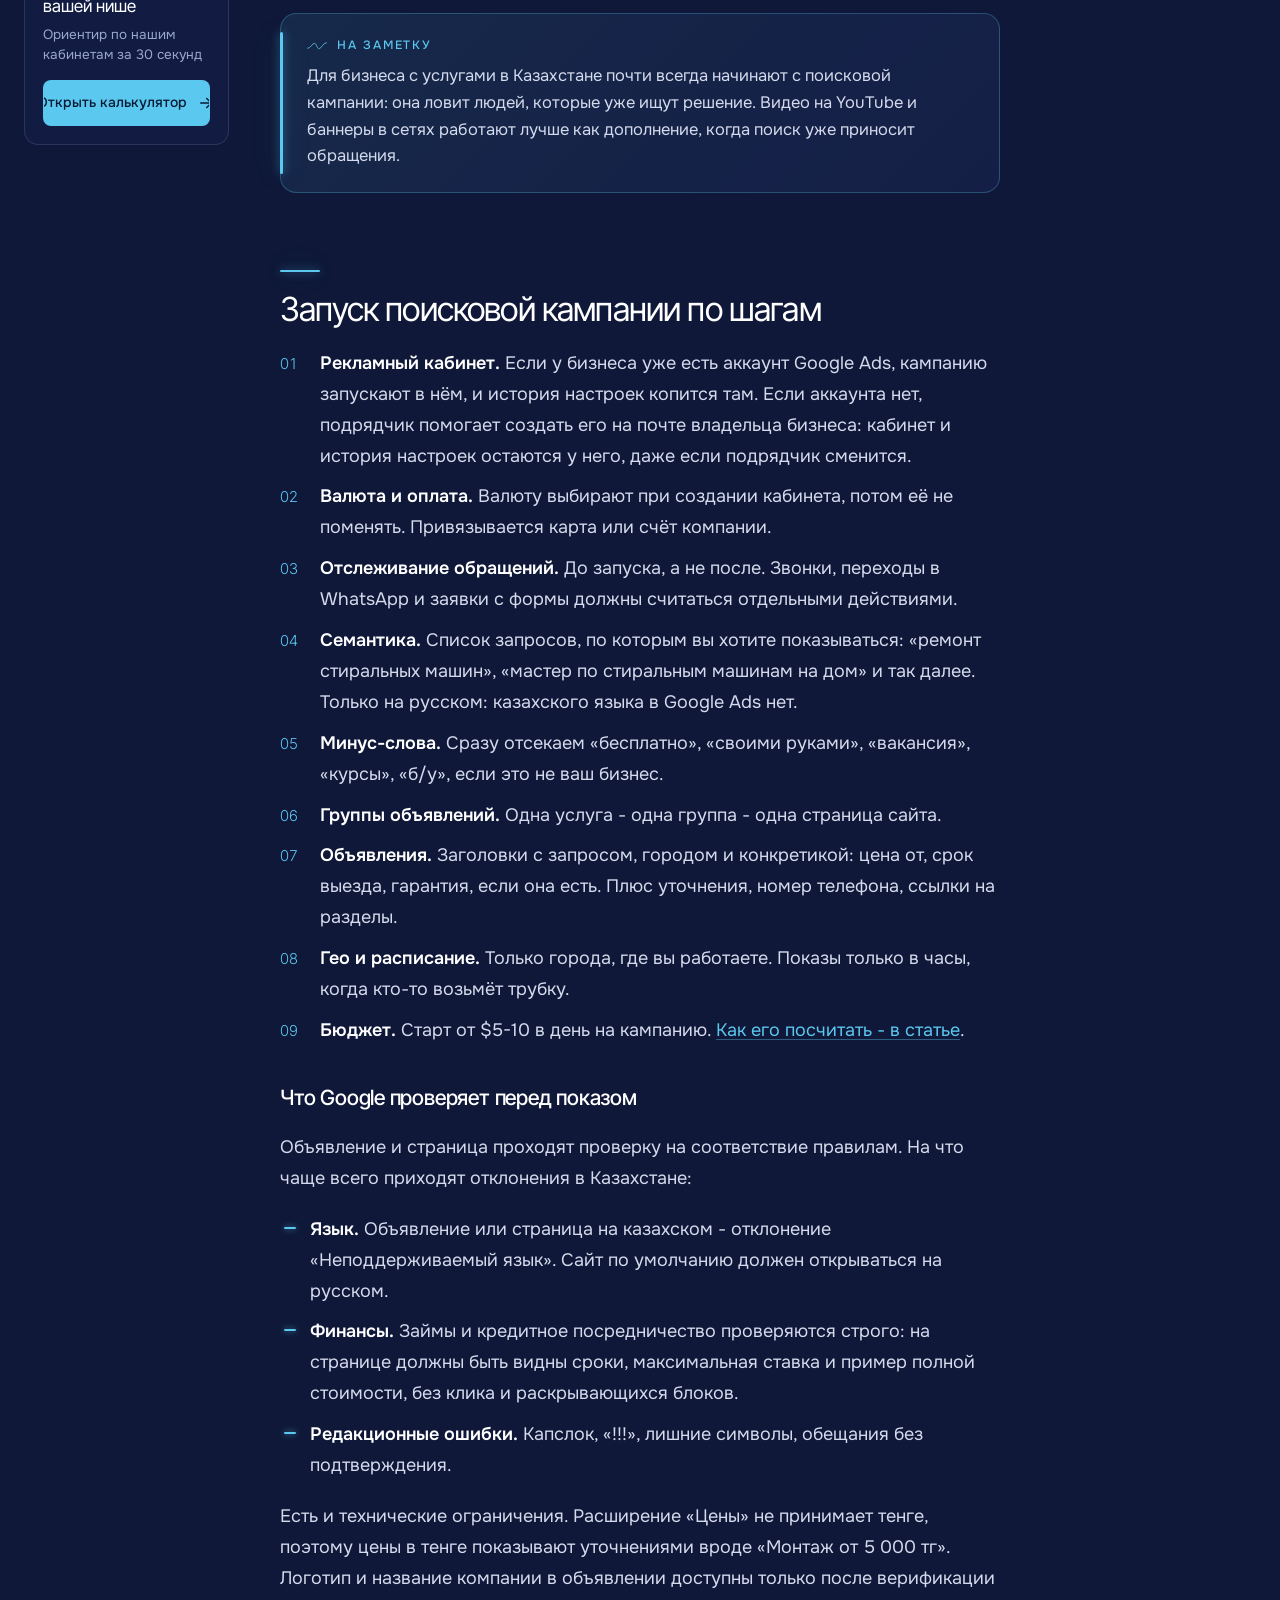
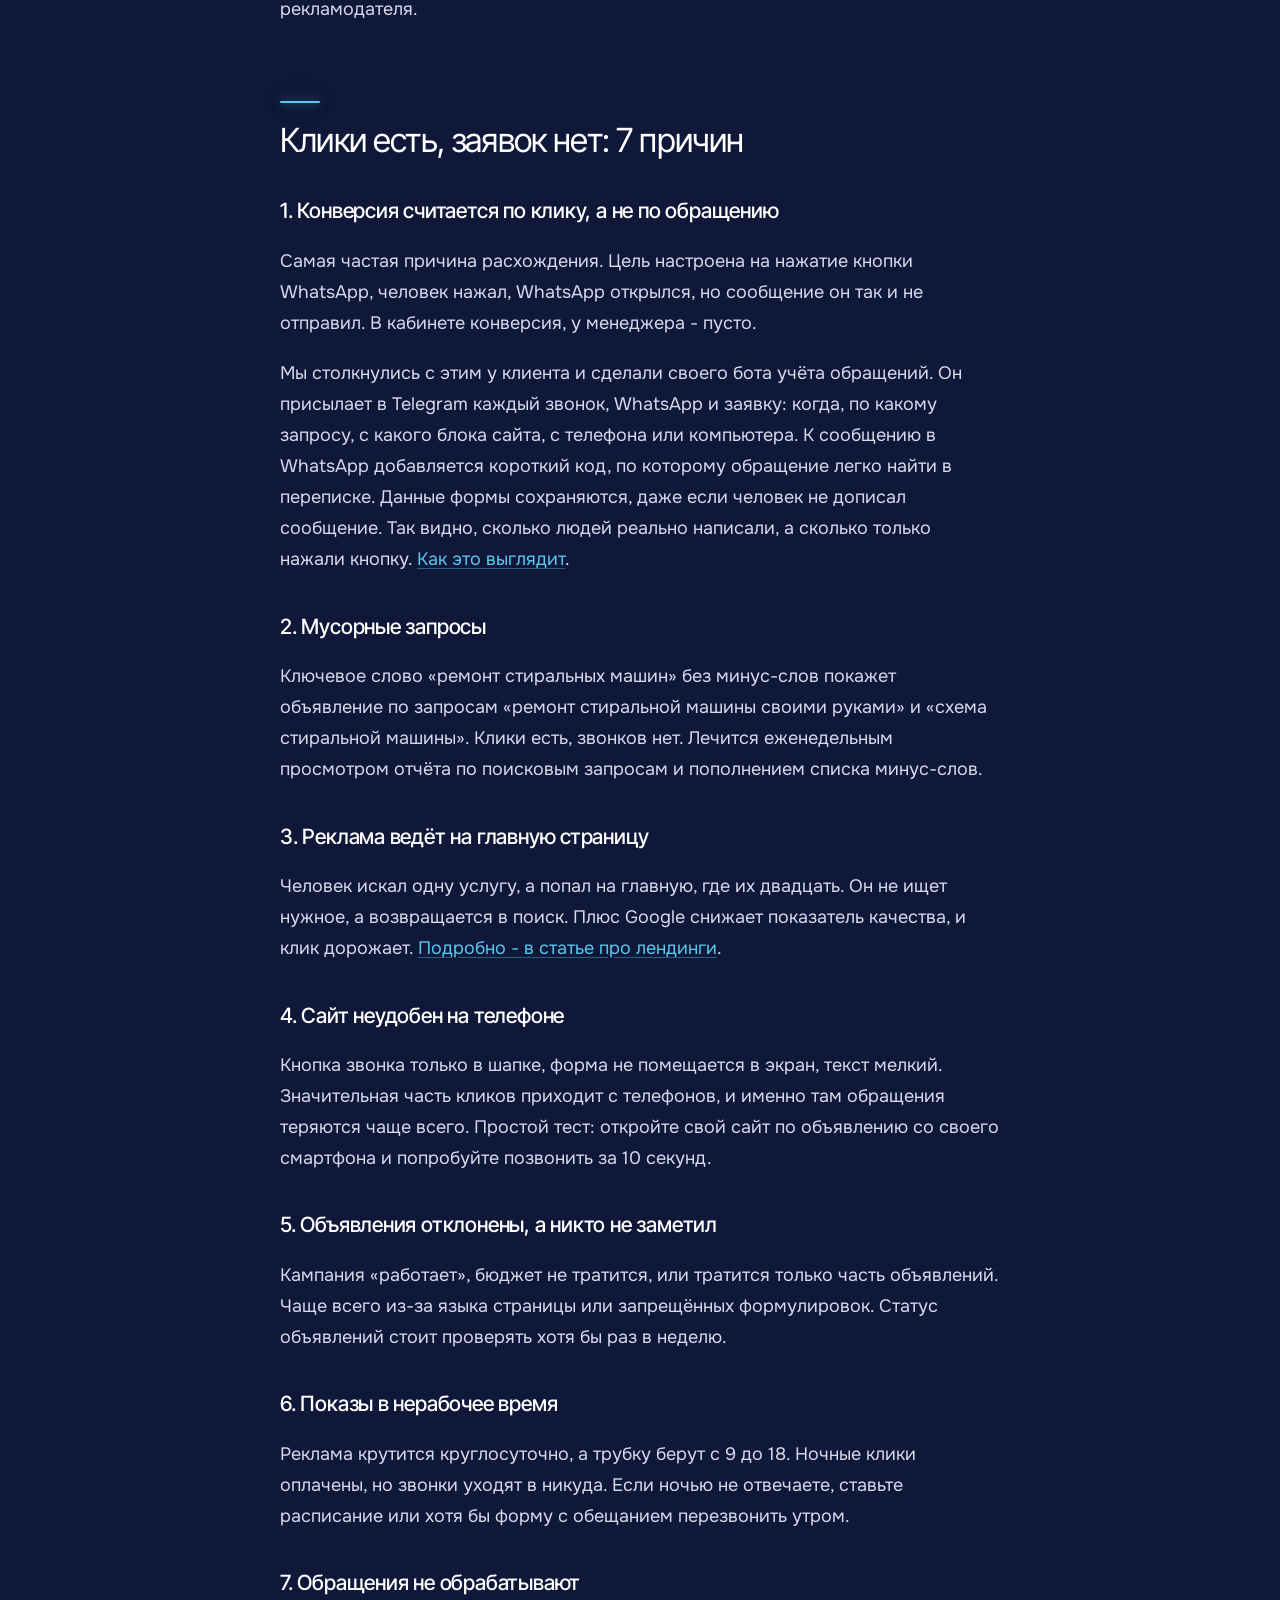
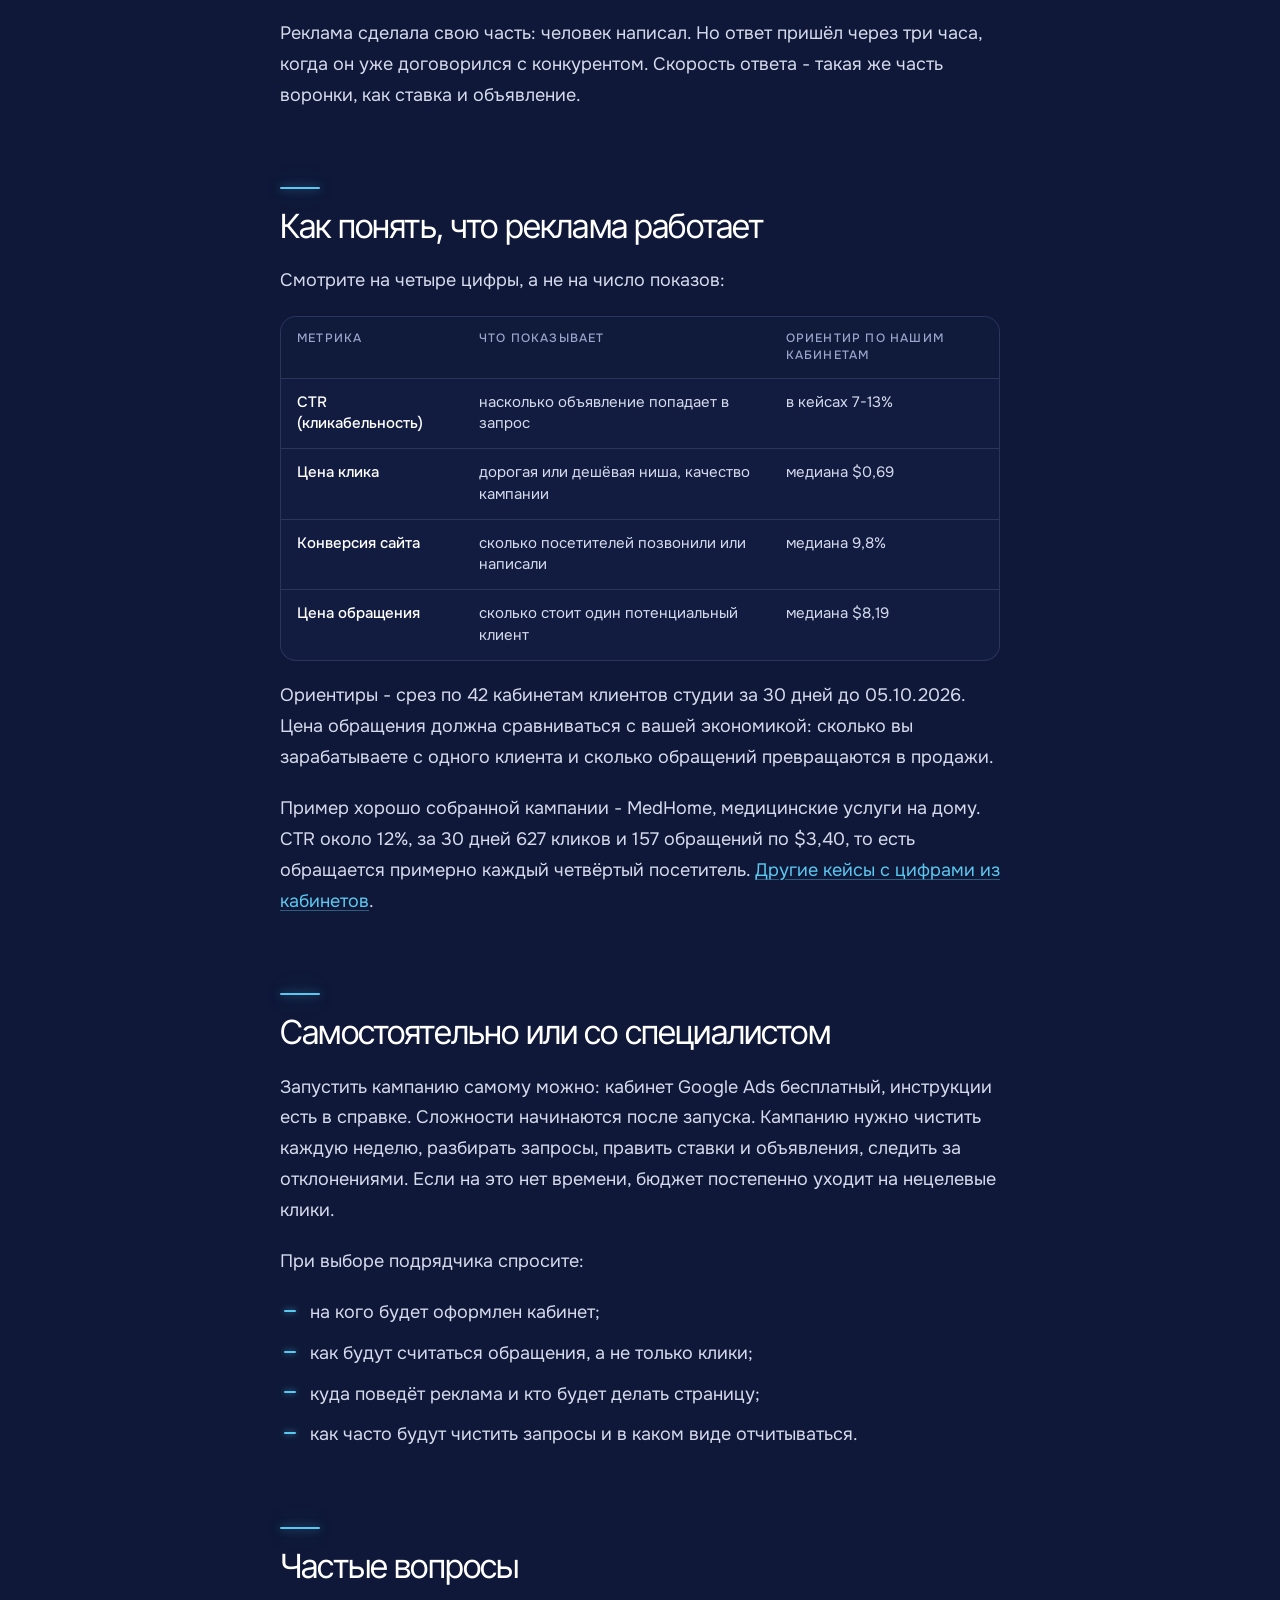
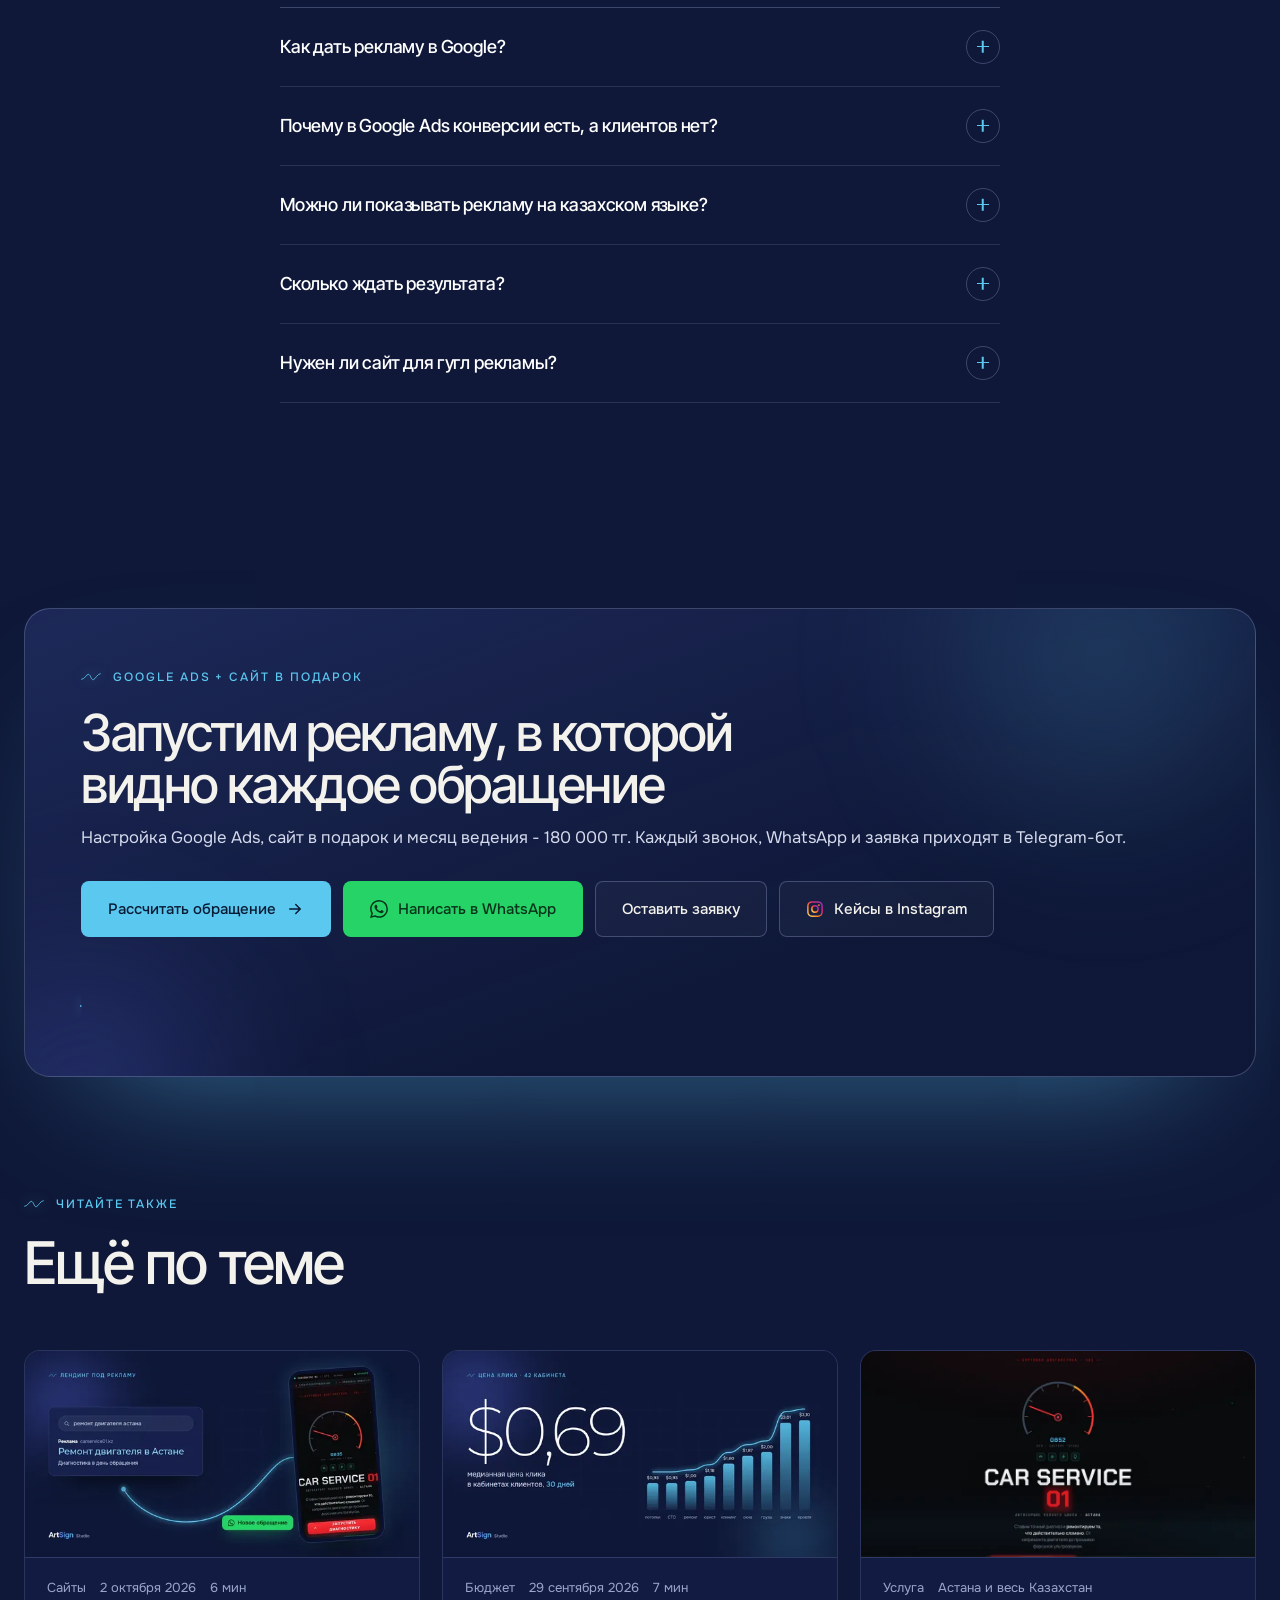
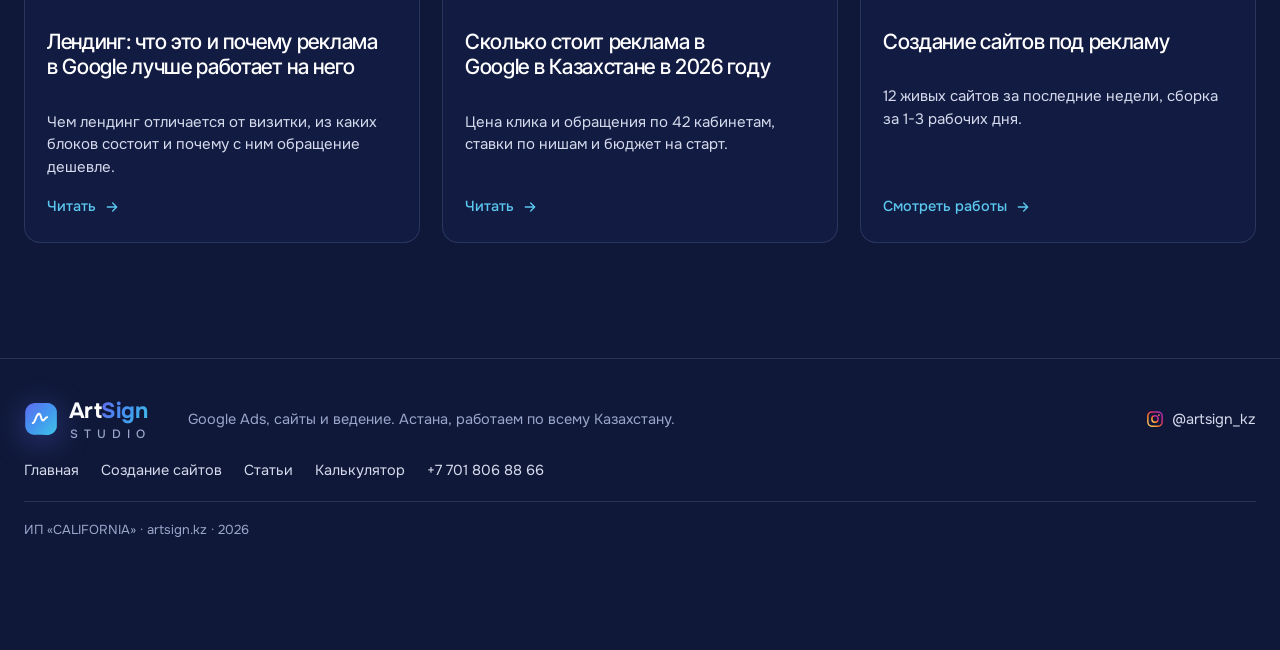
<file: stati/google-reklama-dlya-biznesa/index.html>
<!DOCTYPE html>
<html lang="ru">
<head>
<meta charset="utf-8">
<meta name="viewport" content="width=device-width, initial-scale=1, viewport-fit=cover">
<title>Гугл реклама для бизнеса: почему клики есть, а заявок нет</title>
<meta name="description" content="Как запустить гугл рекламу для бизнеса в Казахстане и почему она даёт клики без заявок: 7 причин, пошаговый запуск и метрики для проверки кампании.">
<meta name="theme-color" content="#0F1838">
<link rel="canonical" href="https://artsign.kz/stati/google-reklama-dlya-biznesa/">
<meta property="og:type" content="article">
<meta property="og:site_name" content="ArtSign Studio">
<meta property="og:title" content="Гугл реклама для бизнеса: почему клики есть, а заявок нет">
<meta property="og:description" content="Как запустить гугл рекламу для бизнеса в Казахстане и почему она даёт клики без заявок: 7 причин, пошаговый запуск и метрики для проверки кампании.">
<meta property="og:url" content="https://artsign.kz/stati/google-reklama-dlya-biznesa/">
<meta property="og:image" content="https://artsign.kz/assets/blog/google-reklama-dlya-biznesa.jpg">
<meta property="og:image:width" content="1200">
<meta property="og:image:height" content="630">
<meta property="og:locale" content="ru_RU">
<meta property="article:published_time" content="2026-10-06">
<meta name="twitter:card" content="summary_large_image">
<meta name="twitter:title" content="Гугл реклама для бизнеса: почему клики есть, а заявок нет">
<meta name="twitter:description" content="Как запустить гугл рекламу для бизнеса в Казахстане и почему она даёт клики без заявок: 7 причин, пошаговый запуск и метрики для проверки кампании.">
<meta name="twitter:image" content="https://artsign.kz/assets/blog/google-reklama-dlya-biznesa.jpg">
<link rel="icon" href="../../favicon.ico" sizes="any">
<link rel="icon" type="image/png" sizes="32x32" href="../../assets/favicon-32.png">
<link rel="icon" type="image/png" sizes="16x16" href="../../assets/favicon-16.png">
<link rel="apple-touch-icon" sizes="180x180" href="../../assets/apple-touch-icon.png">
<link rel="preconnect" href="https://fonts.googleapis.com">
<link rel="preconnect" href="https://fonts.gstatic.com" crossorigin>
<link rel="stylesheet" href="https://fonts.googleapis.com/css2?family=Inter+Tight:wght@300;400;500;600&family=Noto+Serif+Display:ital,wght@1,400&family=Onest:wght@400;500;600;700&display=swap">
<link rel="stylesheet" href="../../styles.css?v=20261013-1">
<link rel="stylesheet" href="../../stati.css?v=20261013-1">
<script type="application/ld+json">
{"@context": "https://schema.org", "@graph": [{"@type": "Article", "headline": "Гугл реклама для бизнеса: как запустить и почему клики есть, а заявок нет", "description": "Как запустить гугл рекламу для бизнеса в Казахстане и почему она даёт клики без заявок: 7 причин, пошаговый запуск и метрики для проверки кампании.", "image": ["https://artsign.kz/assets/blog/google-reklama-dlya-biznesa.jpg"], "datePublished": "2026-10-06", "dateModified": "2026-10-06", "inLanguage": "ru-RU", "author": {"@type": "Organization", "name": "ArtSign Studio", "url": "https://artsign.kz/"}, "publisher": {"@type": "Organization", "name": "ArtSign Studio", "url": "https://artsign.kz/", "logo": {"@type": "ImageObject", "url": "https://artsign.kz/assets/icon-512.png"}}, "mainEntityOfPage": "https://artsign.kz/stati/google-reklama-dlya-biznesa/"}, {"@type": "BreadcrumbList", "itemListElement": [{"@type": "ListItem", "position": 1, "name": "Главная", "item": "https://artsign.kz/"}, {"@type": "ListItem", "position": 2, "name": "Статьи", "item": "https://artsign.kz/stati/"}, {"@type": "ListItem", "position": 3, "name": "Клики есть, заявок нет", "item": "https://artsign.kz/stati/google-reklama-dlya-biznesa/"}]}, {"@type": "FAQPage", "mainEntity": [{"@type": "Question", "name": "Как дать рекламу в Google?", "acceptedAnswer": {"@type": "Answer", "text": "Создать кабинет Google Ads, настроить отслеживание обращений, собрать ключевые слова и минус-слова, написать объявления, выбрать города, расписание и бюджет, привязать оплату. После проверки Google объявления начнут показываться."}}, {"@type": "Question", "name": "Почему в Google Ads конверсии есть, а клиентов нет?", "acceptedAnswer": {"@type": "Answer", "text": "Чаще всего конверсия засчитывается по нажатию кнопки, а не по отправленному сообщению или состоявшемуся звонку. Вторая частая причина - нецелевые запросы без минус-слов."}}, {"@type": "Question", "name": "Можно ли показывать рекламу на казахском языке?", "acceptedAnswer": {"@type": "Answer", "text": "Нет, казахского языка в Google Ads нет. Объявления и страницы на казахском отклоняются. Казахоязычных клиентов это не отсекает: показ работает по местоположению, а не по языку человека."}}, {"@type": "Question", "name": "Сколько ждать результата?", "acceptedAnswer": {"@type": "Answer", "text": "Первые обращения часто приходят в первые дни после запуска. Устойчивая цена обращения видна через 2-4 недели, когда кампания очищена от мусорных запросов."}}, {"@type": "Question", "name": "Нужен ли сайт для гугл рекламы?", "acceptedAnswer": {"@type": "Answer", "text": "Технически можно рекламировать только номер телефона, но с отдельной страницей под услугу обращений обычно больше, а клик дешевле."}}]}]}
</script>
<script src="https://lead-bot.sultan-askarov-kz.workers.dev/t.js" data-site="artsign" defer></script>
</head>
<body class="sub">
<a class="skip" href="#main">К содержанию</a>

<svg width="0" height="0" style="position:absolute" aria-hidden="true" focusable="false">
  <defs>
    <linearGradient id="g-brand" x1="0" y1="0" x2="1" y2="1"><stop offset="0" stop-color="#5E6BF0"/><stop offset=".5" stop-color="#4396EF"/><stop offset="1" stop-color="#40C4E8"/></linearGradient>
    <linearGradient id="g-ig" x1="0" y1="1" x2="1" y2="0"><stop offset="0" stop-color="#FEDA75"/><stop offset=".35" stop-color="#FA7E1E"/><stop offset=".65" stop-color="#D62976"/><stop offset="1" stop-color="#962FBF"/></linearGradient>
    <linearGradient id="g-area" x1="0" y1="0" x2="0" y2="1"><stop offset="0" stop-color="#5BC8F0" stop-opacity=".28"/><stop offset="1" stop-color="#5BC8F0" stop-opacity="0"/></linearGradient>
  </defs>
  <symbol id="mark" viewBox="0 0 512 512"><path d=" M217.7 495.0C243.6 495.0 288.0 495.1 316.2 495.2C373.5 495.4 375.6 495.3 382.9 492.5C390.9 489.4 398.9 486.7 402.8 485.8C406.0 485.1 410.5 483.3 419.4 479.1C420.3 478.7 421.8 477.7 422.9 476.7C424.0 475.8 426.3 474.2 427.9 473.1C429.6 472.1 431.4 470.8 431.9 470.3C432.4 469.8 435.0 468.1 437.8 466.4C440.5 464.7 444.7 461.4 447.1 459.2C449.6 456.9 453.2 453.7 455.3 452.0C459.3 448.9 461.2 446.2 462.2 442.4C463.1 439.2 463.8 438.3 467.1 437.0C470.7 435.6 470.8 435.5 475.7 425.9C477.8 421.7 480.8 416.1 482.1 413.5C486.6 405.0 487.5 403.1 488.8 399.2C489.4 397.2 490.2 394.3 490.4 392.9C490.6 391.5 491.4 388.9 492.3 387.2C493.8 384.1 494.3 381.6 495.1 372.6C495.7 365.4 495.5 148.9 494.8 142.9C494.5 140.1 494.1 135.7 494.0 132.9C493.8 129.3 493.3 126.8 492.2 123.8C491.4 121.5 490.6 118.8 490.4 117.7C490.3 116.6 489.1 113.8 487.8 111.4C486.6 109.0 484.9 104.9 484.0 102.2C482.9 98.8 481.9 96.7 480.8 95.5C479.8 94.5 477.5 90.4 475.5 86.4C471.4 78.2 469.7 75.7 465.3 71.4C463.6 69.7 461.7 67.3 461.2 66.1C460.6 64.8 459.4 63.0 458.4 62.0C457.4 61.1 456.6 60.1 456.6 59.8C456.6 59.6 455.4 58.8 453.8 58.1C452.3 57.4 450.3 56.0 449.4 55.0C445.0 50.1 441.6 47.3 437.1 44.7C434.4 43.2 430.8 40.6 429.1 39.1C425.7 36.0 424.6 35.4 418.6 32.8C416.5 31.9 413.3 30.2 411.6 29.1C409.3 27.6 407.5 26.9 405.1 26.5C403.3 26.2 399.8 25.2 397.4 24.3C378.9 18.0 370.2 16.5 351.7 16.5C213.2 16.7 147.8 17.4 143.4 19.0C142.3 19.4 140.2 19.9 138.7 20.1C137.1 20.3 135.4 20.5 134.9 20.6C134.3 20.7 132.0 21.0 129.6 21.3C125.6 21.8 121.8 23.0 116.8 25.3C115.5 25.9 113.4 26.5 112.2 26.7C111.0 26.9 108.7 27.7 107.2 28.5C105.7 29.3 103.7 30.1 102.9 30.3C102.0 30.5 99.7 31.5 97.8 32.6C95.8 33.6 93.2 34.8 91.9 35.4C90.7 35.8 88.7 37.1 87.6 38.1C85.7 39.9 78.0 44.8 73.5 47.0C72.5 47.6 71.0 48.9 70.2 50.1C69.3 51.2 67.4 53.3 65.7 54.7C57.7 61.5 50.0 70.0 46.2 76.4C45.6 77.6 44.0 79.7 42.9 81.3C41.8 82.9 39.8 86.1 38.6 88.4C37.4 90.8 35.7 93.6 34.7 94.6C33.5 95.9 32.6 97.9 31.4 101.6C30.6 104.5 29.3 108.0 28.7 109.4C28.1 110.8 26.9 113.9 26.1 116.3C25.3 118.7 24.3 121.3 23.8 122.2C22.7 124.1 22.5 125.7 21.8 133.8C21.5 138.3 21.0 141.3 20.4 143.0C19.2 146.0 19.1 151.8 18.5 271.2C18.3 307.4 18.0 338.2 17.8 339.8C17.6 341.2 17.6 344.4 17.8 346.9C18.0 349.3 18.6 356.1 19.0 361.9C20.4 379.7 21.1 384.1 23.4 390.6C24.6 393.8 26.2 398.3 26.9 400.5C27.7 402.7 29.4 406.6 30.6 409.1C31.8 411.7 33.2 414.5 33.5 415.5C33.9 416.5 35.2 418.8 36.3 420.8C37.5 422.8 39.5 426.4 40.8 429.0C42.1 431.5 44.0 434.5 45.0 435.8C45.9 437.1 47.8 439.5 49.1 441.1C50.4 442.8 52.1 445.4 52.9 446.9C54.3 449.7 61.3 456.6 62.7 456.6C63.6 456.6 69.0 460.6 71.0 462.8C72.0 463.9 75.4 466.5 78.6 468.7C81.7 470.8 85.3 473.4 86.6 474.5C88.7 476.4 91.7 478.0 94.6 478.7C95.3 478.8 96.8 479.5 97.8 480.3C100.6 482.2 109.3 485.1 114.3 485.8C115.4 486.0 117.4 487.0 118.9 488.1C121.7 490.3 122.4 490.5 128.6 490.9C130.7 491.1 133.6 491.5 135.0 492.0C137.8 492.9 144.6 494.0 152.4 494.7C155.3 495.0 157.9 495.4 158.2 495.5C158.5 495.6 161.4 495.6 164.6 495.4C167.8 495.2 191.7 495.0 217.7 495.0Z" fill="url(#g-brand)" fill-rule="evenodd"/><path d=" M137.1 331.5C141.7 329.9 143.6 328.8 146.1 326.6C147.2 325.5 149.0 324.4 150.0 324.1C151.4 323.7 152.1 323.0 152.7 321.7C153.2 320.7 154.2 319.5 155.0 319.0C155.7 318.6 156.5 317.8 156.6 317.4C156.8 316.5 159.2 315.2 160.1 315.3C160.2 315.4 160.7 314.8 161.1 314.0C161.4 313.2 162.5 311.8 163.4 310.8C165.0 308.9 168.1 303.2 168.9 300.7C169.1 300.0 169.8 298.2 170.5 296.7C171.1 295.3 171.7 293.9 171.7 293.6C171.7 292.9 172.9 290.8 174.1 289.5C176.9 286.6 182.0 274.9 185.9 263.1C187.3 258.7 188.9 255.3 190.5 253.0C190.9 252.2 191.7 250.1 192.3 248.2C192.8 246.2 193.8 244.0 194.7 242.9C196.9 240.1 198.0 237.6 198.9 233.7C199.3 231.8 200.6 227.8 202.0 224.9C203.3 222.0 204.6 218.8 205.1 217.7C205.4 216.5 206.5 214.8 207.4 213.8C208.4 212.9 210.6 209.8 212.5 207.0C217.1 199.7 220.0 197.4 224.4 197.7C228.1 198.0 231.4 199.7 232.9 202.0C237.6 209.3 237.5 209.2 240.8 224.3C241.2 226.5 242.4 230.7 243.4 233.7C246.5 242.7 247.8 247.0 248.6 250.9C249.1 253.0 250.1 256.2 250.7 258.0C251.4 259.9 252.2 262.3 252.6 263.6C253.0 264.9 254.5 267.9 255.9 270.2C257.3 272.6 258.6 275.0 258.8 275.6C259.4 276.9 263.0 282.3 264.6 284.0C265.3 284.7 266.4 285.9 267.0 286.6C267.7 287.3 268.9 288.0 269.8 288.2C270.6 288.4 272.7 289.3 274.3 290.3C277.4 292.3 281.0 293.0 288.1 293.0C291.7 293.1 303.4 287.5 305.4 284.9C306.0 284.0 307.0 282.9 307.6 282.4C317.1 273.5 324.0 266.4 325.7 263.6C326.9 261.8 328.3 259.6 328.9 258.6C330.9 255.6 334.7 252.1 337.5 250.5C339.0 249.6 340.6 248.4 340.9 247.8C341.3 247.3 342.8 246.1 344.2 245.3C345.7 244.5 347.1 243.5 347.5 243.0C348.3 241.9 350.1 241.3 353.7 240.7C360.6 239.6 361.5 238.5 362.0 231.4C362.3 227.2 361.2 219.9 360.1 218.6C358.0 216.1 343.8 215.2 338.1 217.2C335.7 218.1 329.0 222.1 327.1 223.7C326.4 224.4 324.5 225.7 322.8 226.6C317.2 229.7 315.4 231.2 313.8 234.4C312.9 236.0 311.7 237.9 310.9 238.4C308.5 240.3 305.2 244.0 302.5 248.1C297.9 255.0 295.4 257.0 291.7 257.0C290.8 257.0 289.9 257.4 289.5 257.8C287.0 260.9 278.8 252.9 277.1 245.8C276.7 243.8 275.9 241.4 275.3 240.5C274.6 239.4 274.1 237.2 273.7 234.1C273.4 231.5 272.9 228.3 272.5 227.0C272.1 225.8 271.4 222.9 271.0 220.7C270.5 218.2 269.7 215.7 268.7 214.2C267.8 212.8 266.7 209.6 266.0 206.8C265.3 204.1 264.0 200.3 263.0 198.3C262.1 196.4 260.6 192.7 259.8 190.2C258.6 186.5 257.9 185.2 256.2 183.5C254.7 181.9 253.9 180.7 253.5 178.8C252.2 173.5 243.8 166.1 236.7 164.1C220.7 159.5 209.0 163.8 197.3 178.5C196.3 179.9 195.0 181.3 194.7 181.5C194.3 181.7 192.9 183.7 191.4 185.8C190.0 187.9 188.0 190.5 187.1 191.3C185.2 193.2 182.6 198.3 180.4 204.2C178.9 208.1 176.5 212.0 173.4 215.5C170.8 218.4 169.6 221.7 167.1 232.7C166.3 236.2 165.6 237.9 163.8 240.6C162.3 242.8 161.5 244.5 161.5 245.5C161.5 246.4 160.8 248.6 159.9 250.4C159.1 252.2 158.0 254.8 157.6 256.2C157.2 257.5 155.4 261.6 153.7 265.3C148.6 275.9 147.5 278.5 146.6 281.3C143.9 290.4 135.0 300.7 126.2 305.1C120.0 308.1 119.4 308.7 117.8 312.9C115.4 319.2 119.1 328.8 124.3 330.0C125.1 330.1 126.2 330.5 126.7 330.7C127.9 331.2 132.6 332.6 133.3 332.6C133.6 332.7 135.3 332.2 137.1 331.5Z" fill="#fff" fill-rule="evenodd"/></symbol>
  <symbol id="ic-wa" viewBox="0 0 24 24"><path fill="currentColor" d="M17.472 14.382c-.297-.149-1.758-.867-2.03-.967-.273-.099-.471-.148-.67.15-.197.297-.767.966-.94 1.164-.173.199-.347.223-.644.075-.297-.15-1.255-.463-2.39-1.475-.883-.788-1.48-1.761-1.653-2.059-.173-.297-.018-.458.13-.606.134-.133.298-.347.446-.52.149-.174.198-.298.298-.497.099-.198.05-.371-.025-.52-.075-.149-.669-1.612-.916-2.207-.242-.579-.487-.5-.669-.51-.173-.008-.371-.01-.57-.01-.198 0-.52.074-.792.372-.272.297-1.04 1.016-1.04 2.479 0 1.462 1.065 2.875 1.213 3.074.149.198 2.096 3.2 5.077 4.487.709.306 1.262.489 1.694.625.712.227 1.36.195 1.871.118.571-.085 1.758-.719 2.006-1.413.248-.694.248-1.289.173-1.413-.074-.124-.272-.198-.57-.347m-5.421 7.403h-.004a9.87 9.87 0 0 1-5.031-1.378l-.361-.214-3.741.982.998-3.648-.235-.374a9.86 9.86 0 0 1-1.51-5.26c.001-5.45 4.436-9.884 9.888-9.884 2.64 0 5.122 1.03 6.988 2.898a9.825 9.825 0 0 1 2.893 6.994c-.003 5.45-4.437 9.884-9.885 9.884m8.413-18.297A11.815 11.815 0 0 0 12.05 0C5.495 0 .16 5.335.157 11.892c0 2.096.547 4.142 1.588 5.945L.057 24l6.305-1.654a11.882 11.882 0 0 0 5.683 1.448h.005c6.554 0 11.89-5.335 11.893-11.893a11.821 11.821 0 0 0-3.48-8.413Z"/></symbol>
  <symbol id="ic-ig" viewBox="0 0 24 24"><rect x="2.5" y="2.5" width="19" height="19" rx="5.5" fill="none" stroke="url(#g-ig)" stroke-width="2"/><circle cx="12" cy="12" r="4.2" fill="none" stroke="url(#g-ig)" stroke-width="2"/><circle cx="17.4" cy="6.6" r="1.3" fill="url(#g-ig)"/></symbol>
  <symbol id="ic-phone" viewBox="0 0 24 24"><path fill="currentColor" d="M6.6 10.8a15.1 15.1 0 0 0 6.6 6.6l2.2-2.2c.3-.3.7-.4 1-.2 1.1.4 2.3.6 3.6.6.6 0 1 .4 1 1V20c0 .6-.4 1-1 1A17 17 0 0 1 3 4c0-.6.4-1 1-1h3.5c.6 0 1 .4 1 1 0 1.3.2 2.5.6 3.6.1.3 0 .7-.2 1l-2.3 2.2Z"/></symbol>
  <symbol id="ic-mail" viewBox="0 0 24 24"><path fill="none" stroke="currentColor" stroke-width="1.8" d="M3.5 6.5h17v11h-17z"/><path fill="none" stroke="currentColor" stroke-width="1.8" d="m3.5 7 8.5 6 8.5-6"/></symbol>
  <symbol id="ic-pin" viewBox="0 0 24 24"><path fill="none" stroke="currentColor" stroke-width="1.8" stroke-linejoin="round" d="M12 21s-6.5-5.6-6.5-11a6.5 6.5 0 0 1 13 0c0 5.4-6.5 11-6.5 11z"/><circle cx="12" cy="10" r="2.4" fill="none" stroke="currentColor" stroke-width="1.8"/></symbol>
  <symbol id="ic-arr" viewBox="0 0 24 24"><path fill="none" stroke="currentColor" stroke-width="2" stroke-linecap="round" stroke-linejoin="round" d="M5 12h13m-5-6 6 6-6 6"/></symbol>
  <symbol id="ic-ext" viewBox="0 0 24 24"><path fill="none" stroke="currentColor" stroke-width="2" stroke-linecap="round" stroke-linejoin="round" d="M7 17 17 7M9 7h8v8"/></symbol>
  <symbol id="ic-chev" viewBox="0 0 24 24"><path fill="none" stroke="currentColor" stroke-width="2" stroke-linecap="round" stroke-linejoin="round" d="m9 6 6 6-6 6"/></symbol>
  <symbol id="ic-check" viewBox="0 0 24 24"><path fill="none" stroke="currentColor" stroke-width="2.2" stroke-linecap="round" stroke-linejoin="round" d="m5 12.5 4.5 4.5L19 7.5"/></symbol>
  <symbol id="ic-search" viewBox="0 0 24 24"><circle cx="10.5" cy="10.5" r="6.5" fill="none" stroke="currentColor" stroke-width="2"/><path d="m15.5 15.5 5 5" fill="none" stroke="currentColor" stroke-width="2" stroke-linecap="round"/></symbol>
  <symbol id="ic-doc" viewBox="0 0 24 24"><path fill="none" stroke="currentColor" stroke-width="1.7" stroke-linejoin="round" d="M6 2.8h8.2L19 7.6v13.6H6z"/><path fill="none" stroke="currentColor" stroke-width="1.7" stroke-linecap="round" d="M14 3v5h5M9 12.5h7M9 16h5"/></symbol>
  <symbol id="ic-key" viewBox="0 0 24 24"><circle cx="8" cy="15" r="4.6" fill="none" stroke="currentColor" stroke-width="1.8"/><path fill="none" stroke="currentColor" stroke-width="1.8" stroke-linecap="round" stroke-linejoin="round" d="m11.4 11.6 8.4-8.4M16.6 6.4l2.6 2.6M14.4 8.6l2 2"/></symbol>
  <symbol id="ic-globe" viewBox="0 0 24 24"><circle cx="12" cy="12" r="8.6" fill="none" stroke="currentColor" stroke-width="1.7"/><path fill="none" stroke="currentColor" stroke-width="1.7" d="M3.6 12h16.8M12 3.4c2.4 2.4 3.4 5.4 3.4 8.6s-1 6.2-3.4 8.6c-2.4-2.4-3.4-5.4-3.4-8.6s1-6.2 3.4-8.6Z"/></symbol>
  <symbol id="ic-chart" viewBox="0 0 24 24"><path fill="none" stroke="currentColor" stroke-width="2" stroke-linecap="round" stroke-linejoin="round" d="M4 19V5M4 19h16M8 15l4-4 3 3 5-6"/></symbol>
  <symbol id="ic-gads" viewBox="0 -13 256 256"><path fill="#FBBC04" d="M5.88,166.40 L90.88,20.9 C101.67,27.25 156.11,57.38 164.90,63.11 L79.91,208.62 C70.62,220.90 -5.88,185.04 5.88,166.39 L5.88,166.40 Z"/><path fill="#4285F4" d="M250.08,166.40 L165.09,20.90 C153.21,1.13 127.61,-6.05 106.60,5.62 C85.58,17.30 79.18,42.46 91.06,63.11 L176.05,208.63 C187.93,228.39 213.52,235.58 234.54,223.90 C254.64,212.22 261.96,186.17 250.08,166.41 L250.08,166.40 Z"/><ellipse fill="#34A853" cx="42.66" cy="187.92" rx="42.66" ry="41.60"/></symbol>
  <symbol id="ic-gsc" viewBox="4.4 4.1 32 32"><path fill="#FBBC04" d="m11.081 30.527-4.72 4.721a.933.933 0 0 1-1.317 0l-.292-.292a.933.933 0 0 1 0-1.316l4.72-4.721a.933.933 0 0 1 1.318 0l.291.291a.93.93 0 0 1 0 1.317"/><path fill="#4285F4" d="M23.75 32.5h6.042a6.04 6.04 0 0 0 6.041-6.042v-16.25a6.04 6.04 0 0 0-6.041-6.041 6.04 6.04 0 0 0-6.042 6.041z"/><path fill="#FBBC04" d="M13.75 32.5a6.04 6.04 0 0 0 6.042-6.042 6.04 6.04 0 0 0-6.042-6.041 6.04 6.04 0 0 0-6.042 6.041A6.04 6.04 0 0 0 13.75 32.5"/><path fill="#34A853" d="M27.97 32.5h-5.887a6.04 6.04 0 0 1-6.041-6.042v-7.916a6.04 6.04 0 0 1 6.041-6.042 6.04 6.04 0 0 1 6.042 6.042v13.804a.154.154 0 0 1-.154.154z"/><path fill="#1967D2" d="M28.125 32.346V18.542a6.04 6.04 0 0 0-4.375-5.807V32.5h4.22a.154.154 0 0 0 .155-.154"/><path fill="#EA4335" d="M19.792 26.575a6.04 6.04 0 0 0-3.75-5.59v5.59c0 1.72.72 3.273 1.875 4.373a6.02 6.02 0 0 0 1.875-4.373"/></symbol>
  <symbol id="sig" viewBox="0 0 120 60"><path d="M4 44 C 24 44 30 14 44 14 S 60 50 74 46 S 96 12 116 10" fill="none" stroke="currentColor" stroke-width="5" stroke-linecap="round" stroke-linejoin="round"/></symbol>
</svg>
<header class="hdr sub-hdr" id="hdr">
  <div class="hdr-in">
    <a class="brand" href="../../" aria-label="ArtSign Studio, на главную">
      <svg class="brand-mark" width="38" height="38" aria-hidden="true"><use href="#mark"/></svg>
      <span class="brand-wm" translate="no">Art<b>Sign</b><small>Studio</small></span>
    </a>
    <nav class="nav" aria-label="Разделы">
      <a href="../../#cases">Кейсы</a>
      <a href="../../#works">Работы</a>
      <a href="../../sozdanie-saitov/">Создание сайтов</a>
      <a href="../../stati/" aria-current="page">Статьи</a>
      <a href="../../#price">Цена</a>
      <a href="../../#contact">Контакты</a>
    </nav>
    <div class="hdr-right">
      <a class="ic-btn hdr-ig" href="https://www.instagram.com/artsign_kz/" target="_blank" rel="noopener" aria-label="Instagram @artsign_kz"><svg width="20" height="20" aria-hidden="true"><use href="#ic-ig"/></svg></a>
      <a class="btn btn-ghost btn-sm hdr-tel" href="tel:+77018068866"><svg width="16" height="16" aria-hidden="true"><use href="#ic-phone"/></svg><span>+7 701 806 88 66</span></a>
      <button class="burger" type="button" aria-label="Открыть меню" aria-expanded="false" aria-controls="menu"><span></span><span></span></button>
    </div>
  </div>
  <i class="read-prog" aria-hidden="true"></i>
</header>

<div class="menu" id="menu" hidden>
  <nav class="menu-nav" aria-label="Меню">
    <a href="../../">Главная</a>
    <a href="../../#cases">Кейсы</a>
    <a href="../../#works">Работы</a>
    <a href="../../sozdanie-saitov/">Создание сайтов</a>
    <a href="../../stati/" aria-current="page">Статьи</a>
    <a href="../../#calc">Калькулятор</a>
    <a href="../../#price">Цена</a>
    <a href="../../#contact">Контакты</a>
  </nav>
  <div class="menu-foot">
    <a class="btn btn-ghost" href="tel:+77018068866"><svg width="18" height="18" aria-hidden="true"><use href="#ic-phone"/></svg><span>+7 701 806 88 66</span></a>
    <a class="btn btn-wa" href="https://wa.me/77018068866?text=%D0%97%D0%B4%D1%80%D0%B0%D0%B2%D1%81%D1%82%D0%B2%D1%83%D0%B9%D1%82%D0%B5%21%20%D0%A5%D0%BE%D1%87%D1%83%20%D1%80%D0%B0%D1%81%D1%87%D1%91%D1%82%20%D0%BF%D0%BE%20%D0%BF%D0%B0%D0%BA%D0%B5%D1%82%D1%83%20Google%20Ads%20%2B%20%D1%81%D0%B0%D0%B9%D1%82" target="_blank" rel="noopener"><svg width="18" height="18" aria-hidden="true"><use href="#ic-wa"/></svg><span>WhatsApp</span></a>
    <a class="btn btn-ghost" href="https://www.instagram.com/artsign_kz/" target="_blank" rel="noopener"><svg width="18" height="18" aria-hidden="true"><use href="#ic-ig"/></svg><span>@artsign_kz</span></a>
  </div>
</div>

<main id="main">
<article>
<section class="sub-hero">
  <div class="light light-vi" style="width:56vw;height:56vw;left:-20vw;top:-24vw"></div>
  <div class="light light-cy" style="width:40vw;height:40vw;right:-12vw;top:4vw"></div>
  <div class="wrap">
    <nav class="crumbs" aria-label="Хлебные крошки"><a href="../../">Главная</a><i aria-hidden="true"></i><a href="../">Статьи</a><i aria-hidden="true"></i><span aria-current="page">Клики есть, заявок нет</span></nav>
    <p class="kicker"><svg width="20" height="10" aria-hidden="true"><use href="#sig"/></svg><span>Статья · Google Ads</span></p>
    <h1 class="page-h1">Гугл реклама для бизнеса: как запустить и почему клики есть, а заявок нет</h1>
    <p class="page-lead">Частая история: в кабинете Google Ads сотни кликов и десятки «конверсий», а менеджер говорит, что никто не звонит. Разбираем, как устроена гугл реклама, как запустить поисковую кампанию по шагам и где обычно теряются заявки.</p>
    <ul class="art-meta">
      <li><svg viewBox="0 0 24 24" aria-hidden="true"><path fill="none" stroke="currentColor" stroke-width="1.8" stroke-linecap="round" d="M4 6.5h16v13H4zM4 10.5h16M8.5 3.5v5M15.5 3.5v5"/></svg><time datetime="2026-10-06">6 октября 2026</time></li>
      <li><svg viewBox="0 0 24 24" aria-hidden="true"><circle cx="12" cy="12" r="8.5" fill="none" stroke="currentColor" stroke-width="1.8"/><path fill="none" stroke="currentColor" stroke-width="1.8" stroke-linecap="round" d="M12 7.5V12l3 2"/></svg><span>8 мин чтения</span></li>
      <li><svg viewBox="0 0 24 24" aria-hidden="true"><use href="#mark"/></svg><span>ArtSign Studio</span></li>
    </ul>
    <figure class="art-cover"><img src="../../assets/blog/google-reklama-dlya-biznesa.webp" width="1200" height="630" alt="График: клики растут, обращения остаются внизу; рядом уведомления бота обращений" fetchpriority="high" decoding="async"></figure>
  </div>
</section>

<div class="wrap art-grid">
  <aside class="toc" aria-label="Содержание">
    <p class="toc-t"><svg width="20" height="10" aria-hidden="true"><use href="#sig"/></svg>Содержание</p>
    <ol><li><a href="#kak-ustroena-reklama-v-google">Как устроена реклама в Google</a></li><li><a href="#zapusk-poiskovoy-kampanii-po-shagam">Запуск поисковой кампании по шагам</a></li><li><a href="#kliki-est-zayavok-net-7">Клики есть, заявок нет: 7 причин</a></li><li><a href="#kak-ponyat-chto-reklama-rabotaet">Как понять, что реклама работает</a></li><li><a href="#samostoyatelno-ili-so-spetsialistom">Самостоятельно или со специалистом</a></li><li><a href="#faq">Частые вопросы</a></li></ol>
    <div class="toc-cta spot">
      <b>Цена обращения в вашей нише</b>
      <span>Ориентир по нашим кабинетам за 30 секунд</span>
      <a class="btn btn-ac" href="../../#calc"><span>Открыть калькулятор</span><svg width="16" height="16" aria-hidden="true"><use href="#ic-arr"/></svg></a>
    </div>
  </aside>
  <div class="prose">
    <details class="toc-m"><summary>Содержание<svg width="18" height="18" aria-hidden="true"><use href="#ic-chev"/></svg></summary><ol><li><a href="#kak-ustroena-reklama-v-google">Как устроена реклама в Google</a></li><li><a href="#zapusk-poiskovoy-kampanii-po-shagam">Запуск поисковой кампании по шагам</a></li><li><a href="#kliki-est-zayavok-net-7">Клики есть, заявок нет: 7 причин</a></li><li><a href="#kak-ponyat-chto-reklama-rabotaet">Как понять, что реклама работает</a></li><li><a href="#samostoyatelno-ili-so-spetsialistom">Самостоятельно или со специалистом</a></li><li><a href="#faq">Частые вопросы</a></li></ol></details>
<h2 id="kak-ustroena-reklama-v-google">Как устроена реклама в Google</h2>
<p>Человек вводит запрос, например «ремонт стиральных машин Астана». Google проводит аукцион среди рекламодателей, которые выбрали похожие ключевые слова, и показывает до четырёх объявлений над обычными результатами поиска.</p>
<p>Место в аукционе зависит не только от ставки. Google умножает её на качество: насколько объявление и страница отвечают запросу. Поэтому точная кампания с хорошей страницей обходит конкурента, который просто платит больше.</p>
<p>Оплата только за клик. Показ без клика бесплатен.</p>
<aside class="callout"><p class="callout-t"><svg width="20" height="10" aria-hidden="true"><use href="#sig"/></svg>На заметку</p><p>Для бизнеса с услугами в Казахстане почти всегда начинают с поисковой кампании: она ловит людей, которые уже ищут решение. Видео на YouTube и баннеры в сетях работают лучше как дополнение, когда поиск уже приносит обращения.</p></aside>
<h2 id="zapusk-poiskovoy-kampanii-po-shagam">Запуск поисковой кампании по шагам</h2>
<ol><li><strong>Рекламный кабинет.</strong> Если у бизнеса уже есть аккаунт Google Ads, кампанию запускают в нём, и история настроек копится там. Если аккаунта нет, подрядчик помогает создать его на почте владельца бизнеса: кабинет и история настроек остаются у него, даже если подрядчик сменится.</li><li><strong>Валюта и оплата.</strong> Валюту выбирают при создании кабинета, потом её не поменять. Привязывается карта или счёт компании.</li><li><strong>Отслеживание обращений.</strong> До запуска, а не после. Звонки, переходы в WhatsApp и заявки с формы должны считаться отдельными действиями.</li><li><strong>Семантика.</strong> Список запросов, по которым вы хотите показываться: «ремонт стиральных машин», «мастер по стиральным машинам на дом» и так далее. Только на русском: казахского языка в Google Ads нет.</li><li><strong>Минус-слова.</strong> Сразу отсекаем «бесплатно», «своими руками», «вакансия», «курсы», «б/у», если это не ваш бизнес.</li><li><strong>Группы объявлений.</strong> Одна услуга - одна группа - одна страница сайта.</li><li><strong>Объявления.</strong> Заголовки с запросом, городом и конкретикой: цена от, срок выезда, гарантия, если она есть. Плюс уточнения, номер телефона, ссылки на разделы.</li><li><strong>Гео и расписание.</strong> Только города, где вы работаете. Показы только в часы, когда кто-то возьмёт трубку.</li><li><strong>Бюджет.</strong> Старт от $5-10 в день на кампанию. <a href="../skolko-stoit-reklama-v-google/">Как его посчитать - в статье</a>.</li></ol>
<h3 id="chto-google-proveryaet-pered-pokazom">Что Google проверяет перед показом</h3>
<p>Объявление и страница проходят проверку на соответствие правилам. На что чаще всего приходят отклонения в Казахстане:</p>
<ul><li><strong>Язык.</strong> Объявление или страница на казахском - отклонение «Неподдерживаемый язык». Сайт по умолчанию должен открываться на русском.</li><li><strong>Финансы.</strong> Займы и кредитное посредничество проверяются строго: на странице должны быть видны сроки, максимальная ставка и пример полной стоимости, без клика и раскрывающихся блоков.</li><li><strong>Редакционные ошибки.</strong> Капслок, «!!!», лишние символы, обещания без подтверждения.</li></ul>
<p>Есть и технические ограничения. Расширение «Цены» не принимает тенге, поэтому цены в тенге показывают уточнениями вроде «Монтаж от 5 000 тг». Логотип и название компании в объявлении доступны только после верификации рекламодателя.</p>
<h2 id="kliki-est-zayavok-net-7">Клики есть, заявок нет: 7 причин</h2>
<h3 id="1-konversiya-schitaetsya-po-kliku">1. Конверсия считается по клику, а не по обращению</h3>
<p>Самая частая причина расхождения. Цель настроена на нажатие кнопки WhatsApp, человек нажал, WhatsApp открылся, но сообщение он так и не отправил. В кабинете конверсия, у менеджера - пусто.</p>
<p>Мы столкнулись с этим у клиента и сделали своего бота учёта обращений. Он присылает в Telegram каждый звонок, WhatsApp и заявку: когда, по какому запросу, с какого блока сайта, с телефона или компьютера. К сообщению в WhatsApp добавляется короткий код, по которому обращение легко найти в переписке. Данные формы сохраняются, даже если человек не дописал сообщение. Так видно, сколько людей реально написали, а сколько только нажали кнопку. <a href="../../#leadbot">Как это выглядит</a>.</p>
<h3 id="2-musornye-zaprosy">2. Мусорные запросы</h3>
<p>Ключевое слово «ремонт стиральных машин» без минус-слов покажет объявление по запросам «ремонт стиральной машины своими руками» и «схема стиральной машины». Клики есть, звонков нет. Лечится еженедельным просмотром отчёта по поисковым запросам и пополнением списка минус-слов.</p>
<h3 id="3-reklama-vedet-na-glavnuyu">3. Реклама ведёт на главную страницу</h3>
<p>Человек искал одну услугу, а попал на главную, где их двадцать. Он не ищет нужное, а возвращается в поиск. Плюс Google снижает показатель качества, и клик дорожает. <a href="../lending-pod-reklamu/">Подробно - в статье про лендинги</a>.</p>
<h3 id="4-sayt-neudoben-na-telefone">4. Сайт неудобен на телефоне</h3>
<p>Кнопка звонка только в шапке, форма не помещается в экран, текст мелкий. Значительная часть кликов приходит с телефонов, и именно там обращения теряются чаще всего. Простой тест: откройте свой сайт по объявлению со своего смартфона и попробуйте позвонить за 10 секунд.</p>
<h3 id="5-obyavleniya-otkloneny-a-nikto">5. Объявления отклонены, а никто не заметил</h3>
<p>Кампания «работает», бюджет не тратится, или тратится только часть объявлений. Чаще всего из-за языка страницы или запрещённых формулировок. Статус объявлений стоит проверять хотя бы раз в неделю.</p>
<h3 id="6-pokazy-v-nerabochee-vremya">6. Показы в нерабочее время</h3>
<p>Реклама крутится круглосуточно, а трубку берут с 9 до 18. Ночные клики оплачены, но звонки уходят в никуда. Если ночью не отвечаете, ставьте расписание или хотя бы форму с обещанием перезвонить утром.</p>
<h3 id="7-obrascheniya-ne-obrabatyvayut">7. Обращения не обрабатывают</h3>
<p>Реклама сделала свою часть: человек написал. Но ответ пришёл через три часа, когда он уже договорился с конкурентом. Скорость ответа - такая же часть воронки, как ставка и объявление.</p>
<h2 id="kak-ponyat-chto-reklama-rabotaet">Как понять, что реклама работает</h2>
<p>Смотрите на четыре цифры, а не на число показов:</p>
<div class="tbl" tabindex="0" role="region" aria-label="Таблица: Метрика"><table><thead><tr><th scope="col">Метрика</th><th scope="col">Что показывает</th><th scope="col">Ориентир по нашим кабинетам</th></tr></thead><tbody><tr><td>CTR (кликабельность)</td><td>насколько объявление попадает в запрос</td><td>в кейсах 7-13%</td></tr><tr><td>Цена клика</td><td>дорогая или дешёвая ниша, качество кампании</td><td>медиана $0,69</td></tr><tr><td>Конверсия сайта</td><td>сколько посетителей позвонили или написали</td><td>медиана 9,8%</td></tr><tr><td>Цена обращения</td><td>сколько стоит один потенциальный клиент</td><td>медиана $8,19</td></tr></tbody></table></div>
<p>Ориентиры - срез по 42 кабинетам клиентов студии за 30 дней до 05.10.2026. Цена обращения должна сравниваться с вашей экономикой: сколько вы зарабатываете с одного клиента и сколько обращений превращаются в продажи.</p>
<p>Пример хорошо собранной кампании - MedHome, медицинские услуги на дому. CTR около 12%, за 30 дней 627 кликов и 157 обращений по $3,40, то есть обращается примерно каждый четвёртый посетитель. <a href="../../#cases">Другие кейсы с цифрами из кабинетов</a>.</p>
<h2 id="samostoyatelno-ili-so-spetsialistom">Самостоятельно или со специалистом</h2>
<p>Запустить кампанию самому можно: кабинет Google Ads бесплатный, инструкции есть в справке. Сложности начинаются после запуска. Кампанию нужно чистить каждую неделю, разбирать запросы, править ставки и объявления, следить за отклонениями. Если на это нет времени, бюджет постепенно уходит на нецелевые клики.</p>
<p>При выборе подрядчика спросите:</p>
<ul><li>на кого будет оформлен кабинет;</li><li>как будут считаться обращения, а не только клики;</li><li>куда поведёт реклама и кто будет делать страницу;</li><li>как часто будут чистить запросы и в каком виде отчитываться.</li></ul>
<h2 id="faq">Частые вопросы</h2>
<div class="qa">
<details><summary><span>Как дать рекламу в Google?</span><i aria-hidden="true"></i></summary><p>Создать кабинет Google Ads, настроить отслеживание обращений, собрать ключевые слова и минус-слова, написать объявления, выбрать города, расписание и бюджет, привязать оплату. После проверки Google объявления начнут показываться.</p></details>
<details><summary><span>Почему в Google Ads конверсии есть, а клиентов нет?</span><i aria-hidden="true"></i></summary><p>Чаще всего конверсия засчитывается по нажатию кнопки, а не по отправленному сообщению или состоявшемуся звонку. Вторая частая причина - нецелевые запросы без минус-слов.</p></details>
<details><summary><span>Можно ли показывать рекламу на казахском языке?</span><i aria-hidden="true"></i></summary><p>Нет, казахского языка в Google Ads нет. Объявления и страницы на казахском отклоняются. Казахоязычных клиентов это не отсекает: показ работает по местоположению, а не по языку человека.</p></details>
<details><summary><span>Сколько ждать результата?</span><i aria-hidden="true"></i></summary><p>Первые обращения часто приходят в первые дни после запуска. Устойчивая цена обращения видна через 2-4 недели, когда кампания очищена от мусорных запросов.</p></details>
<details><summary><span>Нужен ли сайт для гугл рекламы?</span><i aria-hidden="true"></i></summary><p>Технически можно рекламировать только номер телефона, но с отдельной страницей под услугу обращений обычно больше, а клик дешевле.</p></details>
</div>
  </div>
</div>
</article>

<section class="sec cta-sec" aria-label="Заявка">
  <div class="wrap">
    <div class="cta-plate rv">
      <div class="light light-cy" style="width:620px;height:620px;right:-160px;top:-260px"></div>
      <div class="light light-vi" style="width:520px;height:520px;left:-200px;bottom:-280px"></div>
      <p class="kicker"><svg width="20" height="10" aria-hidden="true"><use href="#sig"/></svg><span>Google Ads + сайт в подарок</span></p>
      <h2 class="h2">Запустим рекламу, в которой видно каждое обращение</h2>
      <p class="lead">Настройка Google Ads, сайт в подарок и месяц ведения - 180 000 тг. Каждый звонок, WhatsApp и заявка приходят в Telegram-бот.</p>
      <div class="cta-btns">
        <a class="btn btn-ac" href="../../#calc"><span>Рассчитать обращение</span><svg width="18" height="18" aria-hidden="true"><use href="#ic-arr"/></svg></a>
        <a class="btn btn-wa" href="https://wa.me/77018068866?text=%D0%97%D0%B4%D1%80%D0%B0%D0%B2%D1%81%D1%82%D0%B2%D1%83%D0%B9%D1%82%D0%B5%21%20%D0%A5%D0%BE%D1%87%D1%83%20%D1%80%D0%B0%D1%81%D1%87%D1%91%D1%82%20%D0%BF%D0%BE%20%D0%BF%D0%B0%D0%BA%D0%B5%D1%82%D1%83%20Google%20Ads%20%2B%20%D1%81%D0%B0%D0%B9%D1%82" target="_blank" rel="noopener"><svg width="18" height="18" aria-hidden="true"><use href="#ic-wa"/></svg><span>Написать в WhatsApp</span></a>
        <a class="btn btn-ghost" href="../../#contact"><span>Оставить заявку</span></a>
        <a class="btn btn-ghost" href="https://www.instagram.com/artsign_kz/" target="_blank" rel="noopener"><svg width="18" height="18" aria-hidden="true"><use href="#ic-ig"/></svg><span>Кейсы в Instagram</span></a>
      </div>
      <svg class="pp-trace" viewBox="0 0 1200 60" preserveAspectRatio="none" aria-hidden="true"><path pathLength="1" d="M0 46 C 160 46 230 12 360 14 S 560 52 700 44 S 960 6 1200 10"/></svg>
    </div>
  </div>
</section>

<section class="sec more-posts" aria-labelledby="more-h">
  <div class="wrap">
    <div class="head rv">
      <p class="kicker"><svg width="20" height="10" aria-hidden="true"><use href="#sig"/></svg><span>Читайте также</span></p>
      <h2 class="h2" id="more-h">Ещё по теме</h2>
    </div>
    <div class="posts">
      <a class="post spot rv" href="../lending-pod-reklamu/">
        <div class="post-img"><img src="../../assets/blog/lending-pod-reklamu-600.webp" width="600" height="315" alt="" loading="lazy" decoding="async"></div>
        <div class="post-b"><p class="post-m"><span>Сайты</span><span>2 октября 2026</span><span>6 мин</span></p><h3 class="post-t">Лендинг: что это и почему реклама в Google лучше работает на него</h3><p class="post-d">Чем лендинг отличается от визитки, из каких блоков состоит и почему с ним обращение дешевле.</p><span class="post-go">Читать<svg width="16" height="16" aria-hidden="true"><use href="#ic-arr"/></svg></span></div>
      </a>
      <a class="post spot rv" href="../skolko-stoit-reklama-v-google/">
        <div class="post-img"><img src="../../assets/blog/skolko-stoit-reklama-v-google-600.webp" width="600" height="315" alt="" loading="lazy" decoding="async"></div>
        <div class="post-b"><p class="post-m"><span>Бюджет</span><span>29 сентября 2026</span><span>7 мин</span></p><h3 class="post-t">Сколько стоит реклама в Google в Казахстане в 2026 году</h3><p class="post-d">Цена клика и обращения по 42 кабинетам, ставки по нишам и бюджет на старт.</p><span class="post-go">Читать<svg width="16" height="16" aria-hidden="true"><use href="#ic-arr"/></svg></span></div>
      </a>
      <a class="post spot rv post-svc" href="../../sozdanie-saitov/">
        <div class="post-img"><img src="../../assets/works/carservice.webp" width="880" height="550" alt="" loading="lazy" decoding="async"></div>
        <div class="post-b"><p class="post-m"><span>Услуга</span><span>Астана и весь Казахстан</span></p><h3 class="post-t">Создание сайтов под рекламу</h3><p class="post-d">12 живых сайтов за последние недели, сборка за 1-3 рабочих дня.</p><span class="post-go">Смотреть работы<svg width="16" height="16" aria-hidden="true"><use href="#ic-arr"/></svg></span></div>
      </a>
    </div>
  </div>
</section>
</main>

<footer class="foot">
  <div class="wrap foot-in">
    <a class="brand" href="../../" aria-label="ArtSign Studio, на главную"><svg class="brand-mark" width="34" height="34" aria-hidden="true"><use href="#mark"/></svg><span class="brand-wm" translate="no">Art<b>Sign</b><small>Studio</small></span></a>
    <p class="foot-l">Google Ads, сайты и ведение. Астана, работаем по всему Казахстану.</p>
    <a class="foot-ig" href="https://www.instagram.com/artsign_kz/" target="_blank" rel="noopener"><svg width="18" height="18" aria-hidden="true"><use href="#ic-ig"/></svg><span>@artsign_kz</span></a>
    <nav class="foot-nav" aria-label="Страницы сайта"><a href="../../">Главная</a><a href="../../sozdanie-saitov/">Создание сайтов</a><a href="../../stati/">Статьи</a><a href="../../#calc">Калькулятор</a><a href="tel:+77018068866">+7 701 806 88 66</a></nav>
    <p class="foot-c">ИП «CALIFORNIA» · artsign.kz · 2026</p>
  </div>
</footer>

<nav class="sticky" id="sticky" aria-label="Быстрая связь">
  <a href="tel:+77018068866"><svg width="18" height="18" aria-hidden="true"><use href="#ic-phone"/></svg><span>Позвонить</span></a>
  <a class="st-wa" href="https://wa.me/77018068866?text=%D0%97%D0%B4%D1%80%D0%B0%D0%B2%D1%81%D1%82%D0%B2%D1%83%D0%B9%D1%82%D0%B5%21%20%D0%A5%D0%BE%D1%87%D1%83%20%D1%80%D0%B0%D1%81%D1%87%D1%91%D1%82%20%D0%BF%D0%BE%20%D0%BF%D0%B0%D0%BA%D0%B5%D1%82%D1%83%20Google%20Ads%20%2B%20%D1%81%D0%B0%D0%B9%D1%82" target="_blank" rel="noopener"><svg width="18" height="18" aria-hidden="true"><use href="#ic-wa"/></svg><span>WhatsApp</span></a>
  <a class="st-ig" href="https://www.instagram.com/artsign_kz/" target="_blank" rel="noopener" aria-label="Instagram @artsign_kz"><svg width="20" height="20" aria-hidden="true"><use href="#ic-ig"/></svg></a>
</nav>

<div class="grain" aria-hidden="true"></div>

<script src="../../stati.js?v=20261013-1" defer></script>
</body>
</html>
</file>
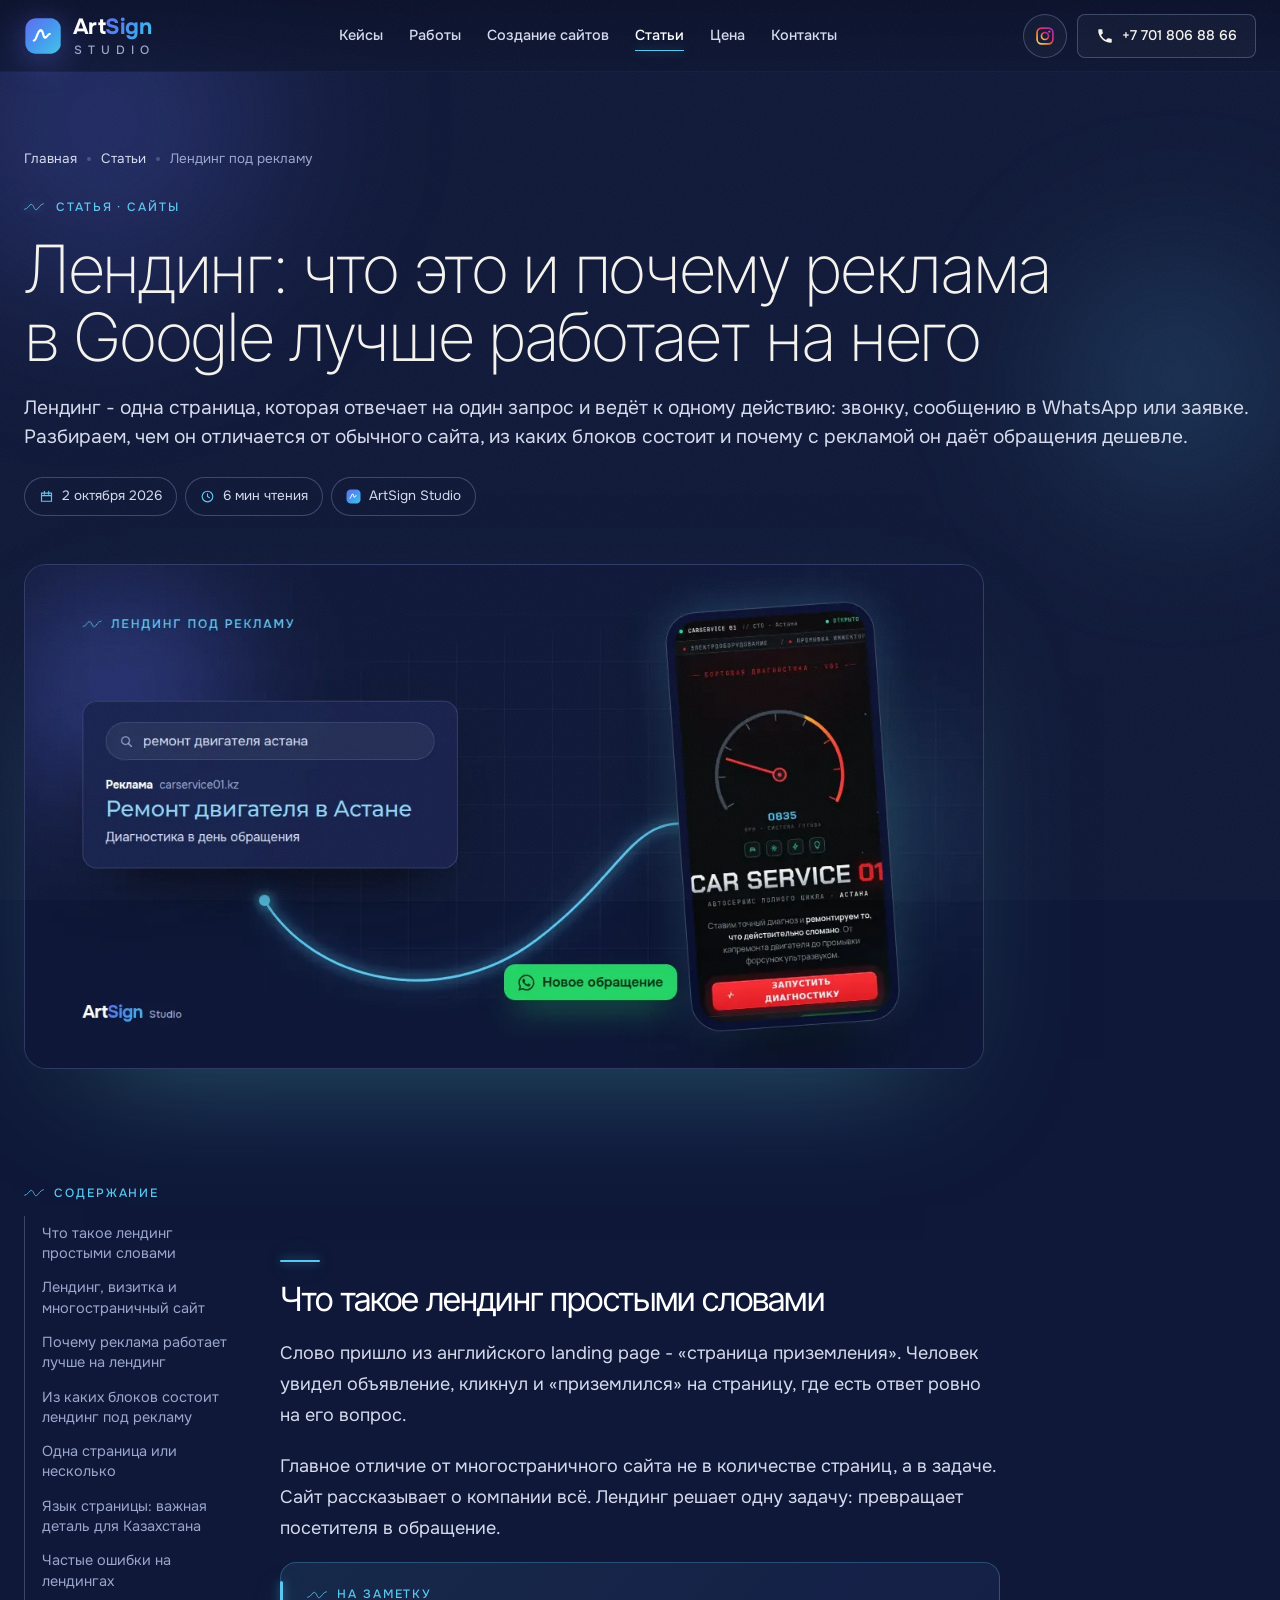
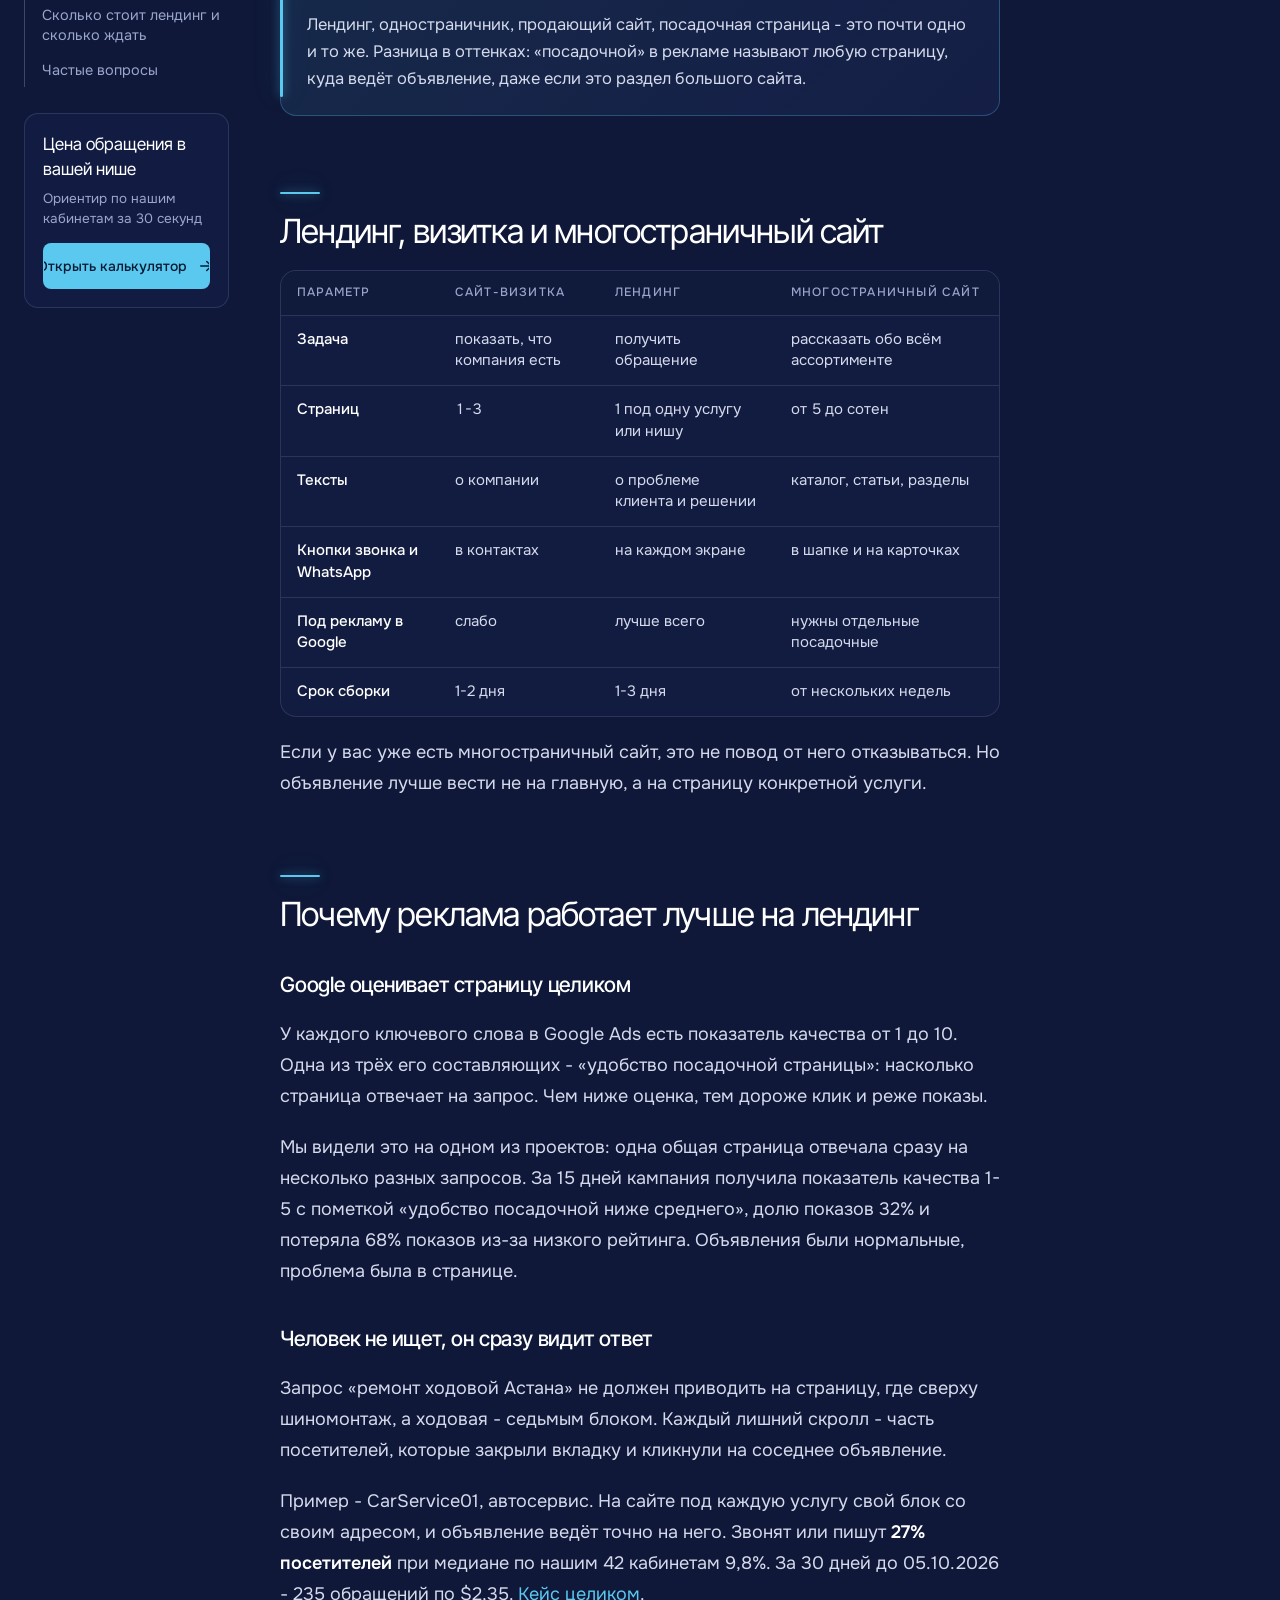
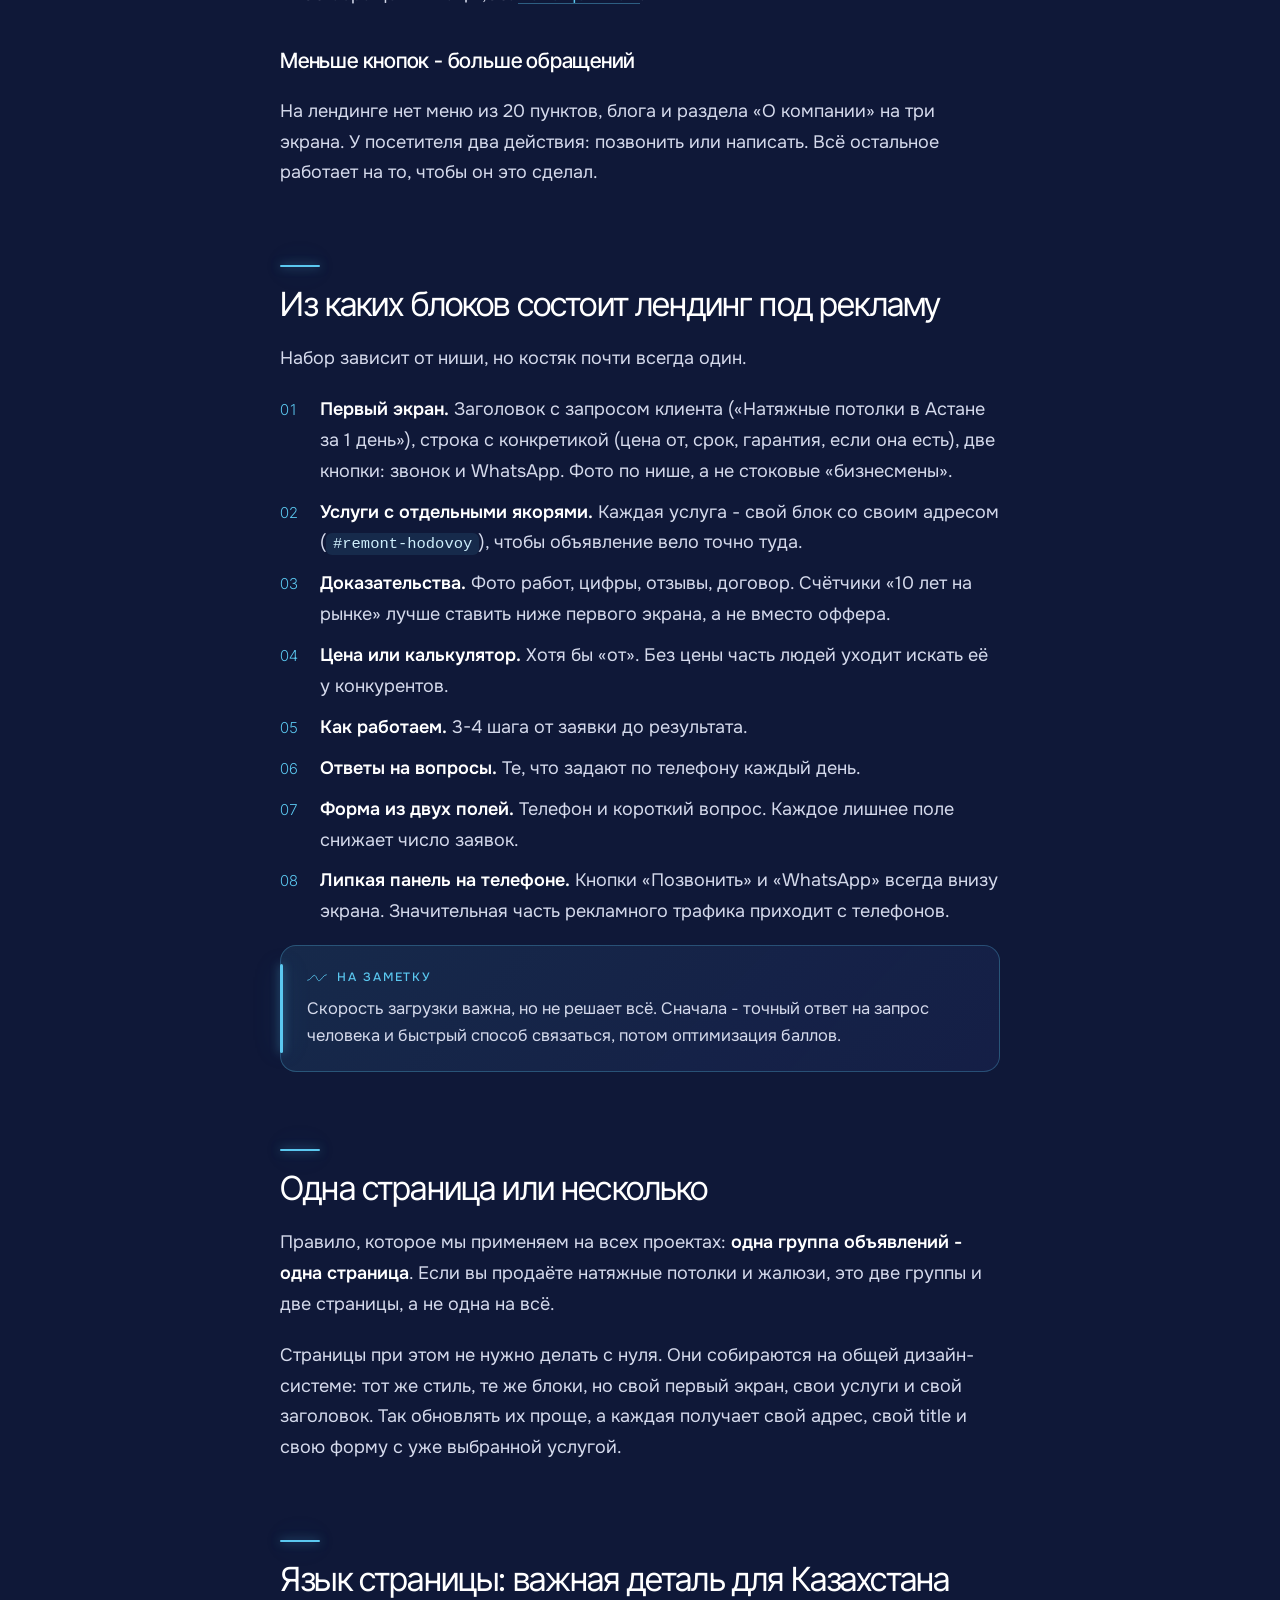
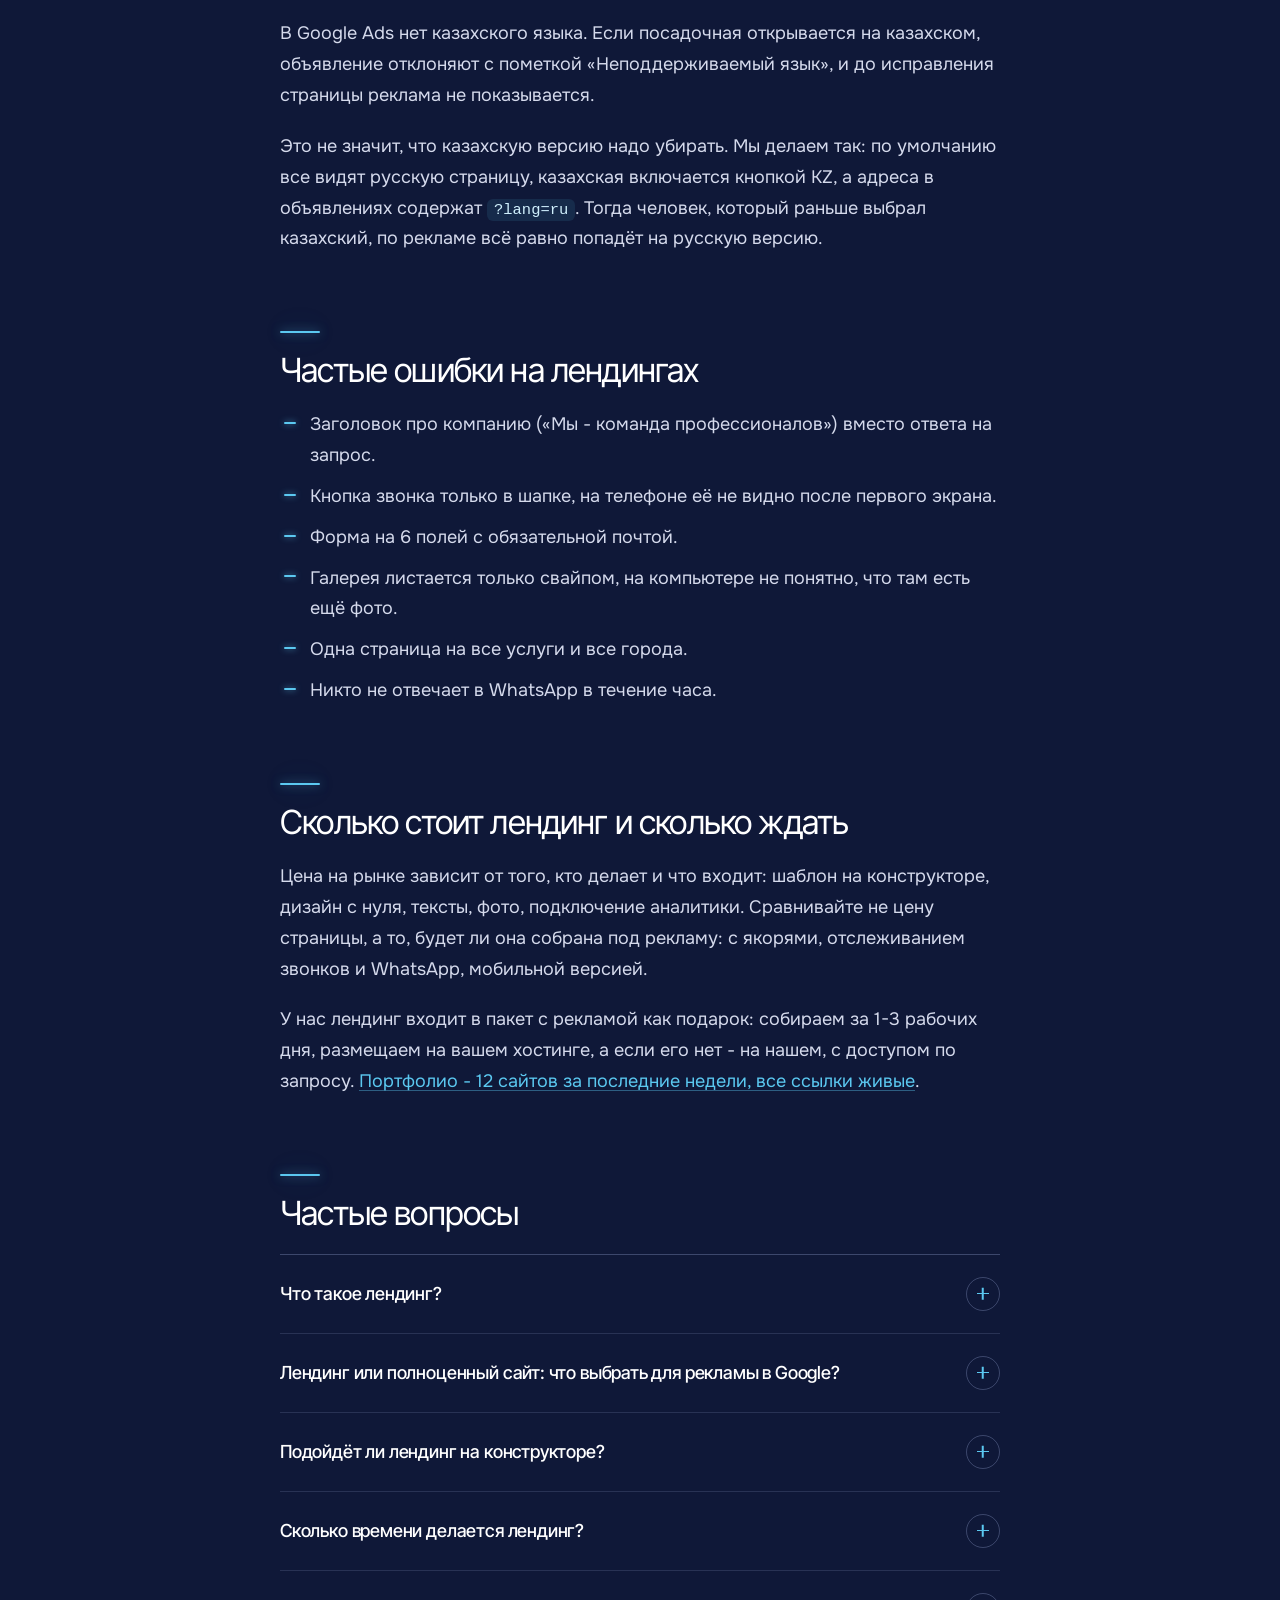
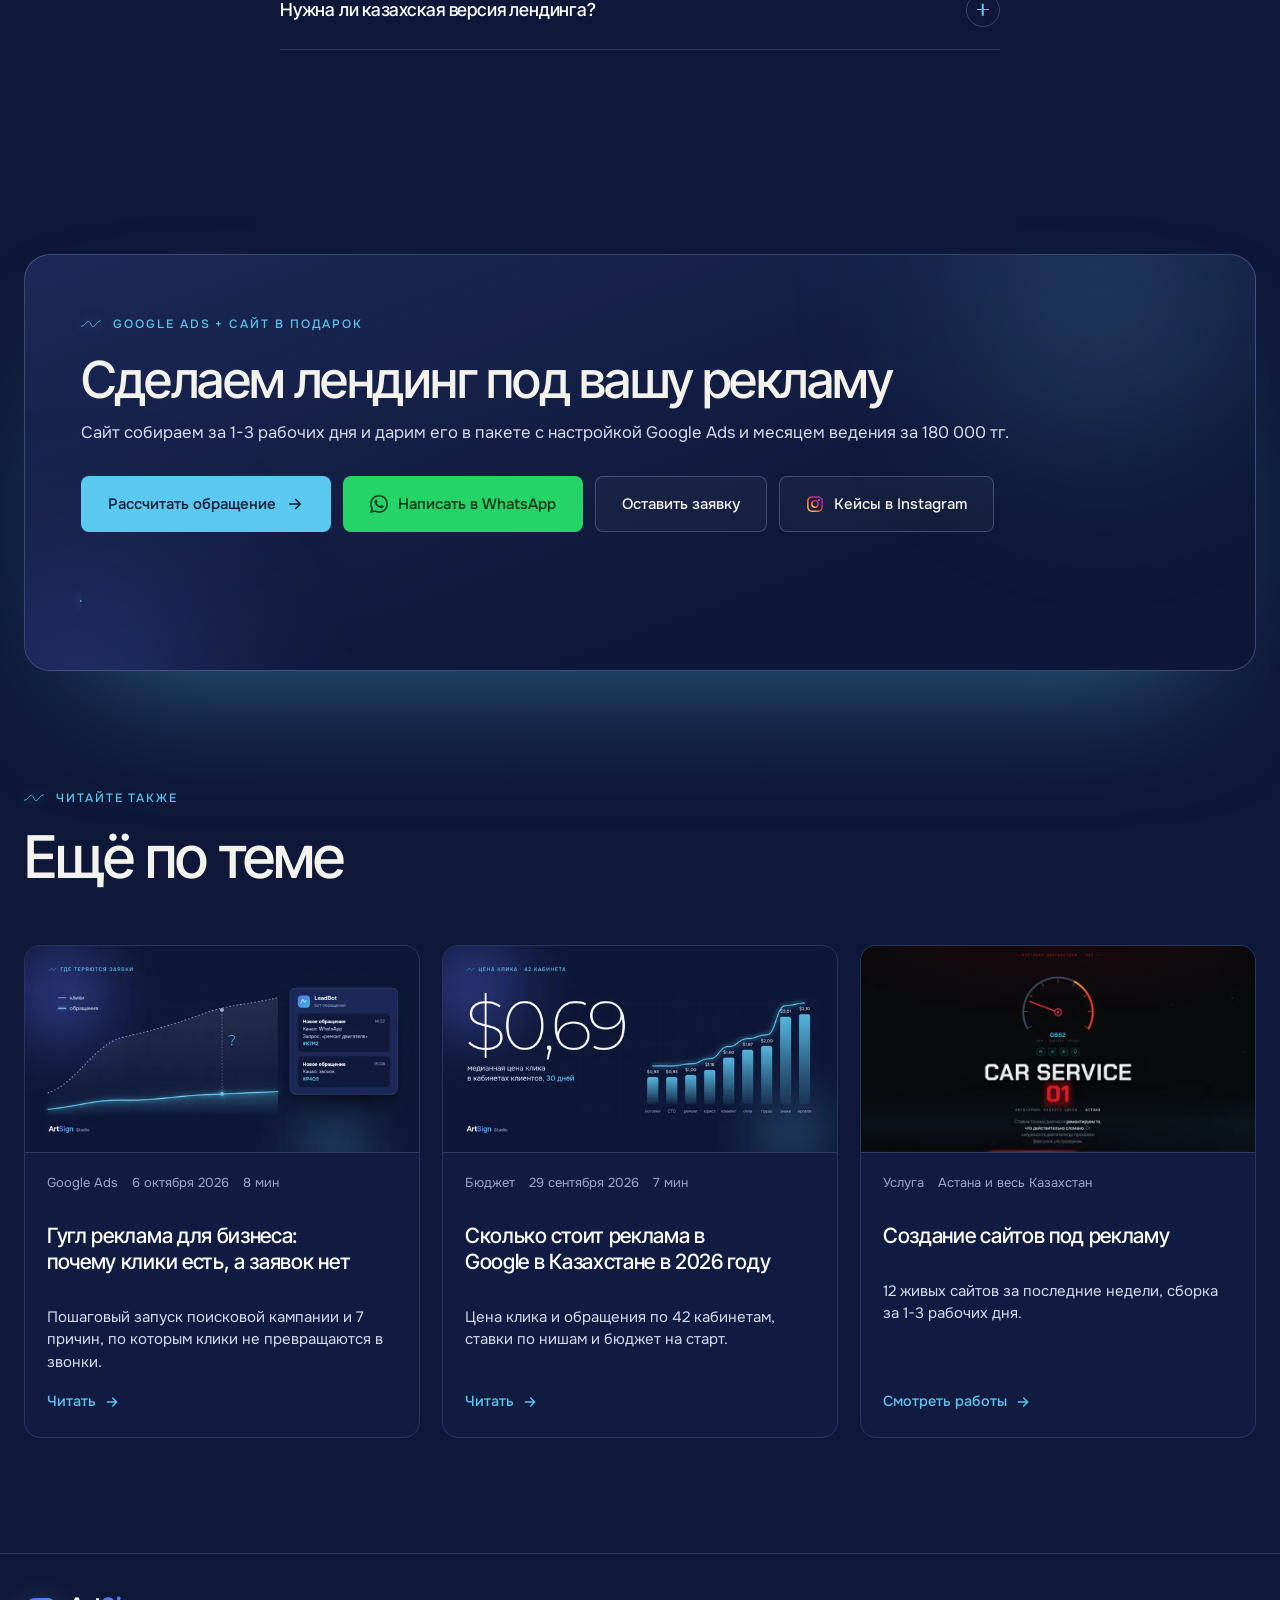
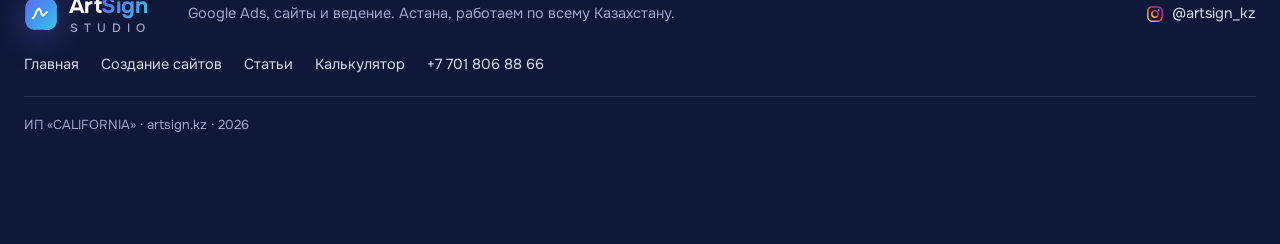
<file: stati/lending-pod-reklamu/index.html>
<!DOCTYPE html>
<html lang="ru">
<head>
<meta charset="utf-8">
<meta name="viewport" content="width=device-width, initial-scale=1, viewport-fit=cover">
<title>Лендинг под рекламу: что это и как он приносит заявки</title>
<meta name="description" content="Что такое лендинг, чем он отличается от сайта-визитки и почему реклама в Google лучше работает на отдельную страницу. Чек-лист блоков и примеры.">
<meta name="theme-color" content="#0F1838">
<link rel="canonical" href="https://artsign.kz/stati/lending-pod-reklamu/">
<meta property="og:type" content="article">
<meta property="og:site_name" content="ArtSign Studio">
<meta property="og:title" content="Лендинг под рекламу: что это и как он приносит заявки">
<meta property="og:description" content="Что такое лендинг, чем он отличается от сайта-визитки и почему реклама в Google лучше работает на отдельную страницу. Чек-лист блоков и примеры.">
<meta property="og:url" content="https://artsign.kz/stati/lending-pod-reklamu/">
<meta property="og:image" content="https://artsign.kz/assets/blog/lending-pod-reklamu.jpg">
<meta property="og:image:width" content="1200">
<meta property="og:image:height" content="630">
<meta property="og:locale" content="ru_RU">
<meta property="article:published_time" content="2026-10-02">
<meta name="twitter:card" content="summary_large_image">
<meta name="twitter:title" content="Лендинг под рекламу: что это и как он приносит заявки">
<meta name="twitter:description" content="Что такое лендинг, чем он отличается от сайта-визитки и почему реклама в Google лучше работает на отдельную страницу. Чек-лист блоков и примеры.">
<meta name="twitter:image" content="https://artsign.kz/assets/blog/lending-pod-reklamu.jpg">
<link rel="icon" href="../../favicon.ico" sizes="any">
<link rel="icon" type="image/png" sizes="32x32" href="../../assets/favicon-32.png">
<link rel="icon" type="image/png" sizes="16x16" href="../../assets/favicon-16.png">
<link rel="apple-touch-icon" sizes="180x180" href="../../assets/apple-touch-icon.png">
<link rel="preconnect" href="https://fonts.googleapis.com">
<link rel="preconnect" href="https://fonts.gstatic.com" crossorigin>
<link rel="stylesheet" href="https://fonts.googleapis.com/css2?family=Inter+Tight:wght@300;400;500;600&family=Noto+Serif+Display:ital,wght@1,400&family=Onest:wght@400;500;600;700&display=swap">
<link rel="stylesheet" href="../../styles.css?v=20261013-1">
<link rel="stylesheet" href="../../stati.css?v=20261013-1">
<script type="application/ld+json">
{"@context": "https://schema.org", "@graph": [{"@type": "Article", "headline": "Лендинг: что это и почему реклама в Google лучше работает на него", "description": "Что такое лендинг, чем он отличается от сайта-визитки и почему реклама в Google лучше работает на отдельную страницу. Чек-лист блоков и примеры.", "image": ["https://artsign.kz/assets/blog/lending-pod-reklamu.jpg"], "datePublished": "2026-10-02", "dateModified": "2026-10-02", "inLanguage": "ru-RU", "author": {"@type": "Organization", "name": "ArtSign Studio", "url": "https://artsign.kz/"}, "publisher": {"@type": "Organization", "name": "ArtSign Studio", "url": "https://artsign.kz/", "logo": {"@type": "ImageObject", "url": "https://artsign.kz/assets/icon-512.png"}}, "mainEntityOfPage": "https://artsign.kz/stati/lending-pod-reklamu/"}, {"@type": "BreadcrumbList", "itemListElement": [{"@type": "ListItem", "position": 1, "name": "Главная", "item": "https://artsign.kz/"}, {"@type": "ListItem", "position": 2, "name": "Статьи", "item": "https://artsign.kz/stati/"}, {"@type": "ListItem", "position": 3, "name": "Лендинг под рекламу", "item": "https://artsign.kz/stati/lending-pod-reklamu/"}]}, {"@type": "FAQPage", "mainEntity": [{"@type": "Question", "name": "Что такое лендинг?", "acceptedAnswer": {"@type": "Answer", "text": "Одна страница под одну услугу или предложение, задача которой - получить звонок, сообщение или заявку. Чаще всего на неё ведут рекламу."}}, {"@type": "Question", "name": "Лендинг или полноценный сайт: что выбрать для рекламы в Google?", "acceptedAnswer": {"@type": "Answer", "text": "Для рекламы - лендинг или отдельная страница услуги. Многостраничный сайт хорош для поиска и каталога, но объявление всё равно лучше вести на страницу под конкретный запрос."}}, {"@type": "Question", "name": "Подойдёт ли лендинг на конструкторе?", "acceptedAnswer": {"@type": "Answer", "text": "Подойдёт, если он быстро грузится на телефоне, на нём есть кнопки звонка и WhatsApp на каждом экране и считаются обращения. Минус - сложнее сделать отдельные страницы под каждую услугу."}}, {"@type": "Question", "name": "Сколько времени делается лендинг?", "acceptedAnswer": {"@type": "Answer", "text": "У нас - 1-3 рабочих дня при готовых материалах: фото работ, цены, контакты."}}, {"@type": "Question", "name": "Нужна ли казахская версия лендинга?", "acceptedAnswer": {"@type": "Answer", "text": "Для людей - по желанию. Для рекламы в Google по умолчанию должна открываться русская версия, иначе объявления отклонят."}}]}]}
</script>
<script src="https://lead-bot.sultan-askarov-kz.workers.dev/t.js" data-site="artsign" defer></script>
</head>
<body class="sub">
<a class="skip" href="#main">К содержанию</a>

<svg width="0" height="0" style="position:absolute" aria-hidden="true" focusable="false">
  <defs>
    <linearGradient id="g-brand" x1="0" y1="0" x2="1" y2="1"><stop offset="0" stop-color="#5E6BF0"/><stop offset=".5" stop-color="#4396EF"/><stop offset="1" stop-color="#40C4E8"/></linearGradient>
    <linearGradient id="g-ig" x1="0" y1="1" x2="1" y2="0"><stop offset="0" stop-color="#FEDA75"/><stop offset=".35" stop-color="#FA7E1E"/><stop offset=".65" stop-color="#D62976"/><stop offset="1" stop-color="#962FBF"/></linearGradient>
    <linearGradient id="g-area" x1="0" y1="0" x2="0" y2="1"><stop offset="0" stop-color="#5BC8F0" stop-opacity=".28"/><stop offset="1" stop-color="#5BC8F0" stop-opacity="0"/></linearGradient>
  </defs>
  <symbol id="mark" viewBox="0 0 512 512"><path d=" M217.7 495.0C243.6 495.0 288.0 495.1 316.2 495.2C373.5 495.4 375.6 495.3 382.9 492.5C390.9 489.4 398.9 486.7 402.8 485.8C406.0 485.1 410.5 483.3 419.4 479.1C420.3 478.7 421.8 477.7 422.9 476.7C424.0 475.8 426.3 474.2 427.9 473.1C429.6 472.1 431.4 470.8 431.9 470.3C432.4 469.8 435.0 468.1 437.8 466.4C440.5 464.7 444.7 461.4 447.1 459.2C449.6 456.9 453.2 453.7 455.3 452.0C459.3 448.9 461.2 446.2 462.2 442.4C463.1 439.2 463.8 438.3 467.1 437.0C470.7 435.6 470.8 435.5 475.7 425.9C477.8 421.7 480.8 416.1 482.1 413.5C486.6 405.0 487.5 403.1 488.8 399.2C489.4 397.2 490.2 394.3 490.4 392.9C490.6 391.5 491.4 388.9 492.3 387.2C493.8 384.1 494.3 381.6 495.1 372.6C495.7 365.4 495.5 148.9 494.8 142.9C494.5 140.1 494.1 135.7 494.0 132.9C493.8 129.3 493.3 126.8 492.2 123.8C491.4 121.5 490.6 118.8 490.4 117.7C490.3 116.6 489.1 113.8 487.8 111.4C486.6 109.0 484.9 104.9 484.0 102.2C482.9 98.8 481.9 96.7 480.8 95.5C479.8 94.5 477.5 90.4 475.5 86.4C471.4 78.2 469.7 75.7 465.3 71.4C463.6 69.7 461.7 67.3 461.2 66.1C460.6 64.8 459.4 63.0 458.4 62.0C457.4 61.1 456.6 60.1 456.6 59.8C456.6 59.6 455.4 58.8 453.8 58.1C452.3 57.4 450.3 56.0 449.4 55.0C445.0 50.1 441.6 47.3 437.1 44.7C434.4 43.2 430.8 40.6 429.1 39.1C425.7 36.0 424.6 35.4 418.6 32.8C416.5 31.9 413.3 30.2 411.6 29.1C409.3 27.6 407.5 26.9 405.1 26.5C403.3 26.2 399.8 25.2 397.4 24.3C378.9 18.0 370.2 16.5 351.7 16.5C213.2 16.7 147.8 17.4 143.4 19.0C142.3 19.4 140.2 19.9 138.7 20.1C137.1 20.3 135.4 20.5 134.9 20.6C134.3 20.7 132.0 21.0 129.6 21.3C125.6 21.8 121.8 23.0 116.8 25.3C115.5 25.9 113.4 26.5 112.2 26.7C111.0 26.9 108.7 27.7 107.2 28.5C105.7 29.3 103.7 30.1 102.9 30.3C102.0 30.5 99.7 31.5 97.8 32.6C95.8 33.6 93.2 34.8 91.9 35.4C90.7 35.8 88.7 37.1 87.6 38.1C85.7 39.9 78.0 44.8 73.5 47.0C72.5 47.6 71.0 48.9 70.2 50.1C69.3 51.2 67.4 53.3 65.7 54.7C57.7 61.5 50.0 70.0 46.2 76.4C45.6 77.6 44.0 79.7 42.9 81.3C41.8 82.9 39.8 86.1 38.6 88.4C37.4 90.8 35.7 93.6 34.7 94.6C33.5 95.9 32.6 97.9 31.4 101.6C30.6 104.5 29.3 108.0 28.7 109.4C28.1 110.8 26.9 113.9 26.1 116.3C25.3 118.7 24.3 121.3 23.8 122.2C22.7 124.1 22.5 125.7 21.8 133.8C21.5 138.3 21.0 141.3 20.4 143.0C19.2 146.0 19.1 151.8 18.5 271.2C18.3 307.4 18.0 338.2 17.8 339.8C17.6 341.2 17.6 344.4 17.8 346.9C18.0 349.3 18.6 356.1 19.0 361.9C20.4 379.7 21.1 384.1 23.4 390.6C24.6 393.8 26.2 398.3 26.9 400.5C27.7 402.7 29.4 406.6 30.6 409.1C31.8 411.7 33.2 414.5 33.5 415.5C33.9 416.5 35.2 418.8 36.3 420.8C37.5 422.8 39.5 426.4 40.8 429.0C42.1 431.5 44.0 434.5 45.0 435.8C45.9 437.1 47.8 439.5 49.1 441.1C50.4 442.8 52.1 445.4 52.9 446.9C54.3 449.7 61.3 456.6 62.7 456.6C63.6 456.6 69.0 460.6 71.0 462.8C72.0 463.9 75.4 466.5 78.6 468.7C81.7 470.8 85.3 473.4 86.6 474.5C88.7 476.4 91.7 478.0 94.6 478.7C95.3 478.8 96.8 479.5 97.8 480.3C100.6 482.2 109.3 485.1 114.3 485.8C115.4 486.0 117.4 487.0 118.9 488.1C121.7 490.3 122.4 490.5 128.6 490.9C130.7 491.1 133.6 491.5 135.0 492.0C137.8 492.9 144.6 494.0 152.4 494.7C155.3 495.0 157.9 495.4 158.2 495.5C158.5 495.6 161.4 495.6 164.6 495.4C167.8 495.2 191.7 495.0 217.7 495.0Z" fill="url(#g-brand)" fill-rule="evenodd"/><path d=" M137.1 331.5C141.7 329.9 143.6 328.8 146.1 326.6C147.2 325.5 149.0 324.4 150.0 324.1C151.4 323.7 152.1 323.0 152.7 321.7C153.2 320.7 154.2 319.5 155.0 319.0C155.7 318.6 156.5 317.8 156.6 317.4C156.8 316.5 159.2 315.2 160.1 315.3C160.2 315.4 160.7 314.8 161.1 314.0C161.4 313.2 162.5 311.8 163.4 310.8C165.0 308.9 168.1 303.2 168.9 300.7C169.1 300.0 169.8 298.2 170.5 296.7C171.1 295.3 171.7 293.9 171.7 293.6C171.7 292.9 172.9 290.8 174.1 289.5C176.9 286.6 182.0 274.9 185.9 263.1C187.3 258.7 188.9 255.3 190.5 253.0C190.9 252.2 191.7 250.1 192.3 248.2C192.8 246.2 193.8 244.0 194.7 242.9C196.9 240.1 198.0 237.6 198.9 233.7C199.3 231.8 200.6 227.8 202.0 224.9C203.3 222.0 204.6 218.8 205.1 217.7C205.4 216.5 206.5 214.8 207.4 213.8C208.4 212.9 210.6 209.8 212.5 207.0C217.1 199.7 220.0 197.4 224.4 197.7C228.1 198.0 231.4 199.7 232.9 202.0C237.6 209.3 237.5 209.2 240.8 224.3C241.2 226.5 242.4 230.7 243.4 233.7C246.5 242.7 247.8 247.0 248.6 250.9C249.1 253.0 250.1 256.2 250.7 258.0C251.4 259.9 252.2 262.3 252.6 263.6C253.0 264.9 254.5 267.9 255.9 270.2C257.3 272.6 258.6 275.0 258.8 275.6C259.4 276.9 263.0 282.3 264.6 284.0C265.3 284.7 266.4 285.9 267.0 286.6C267.7 287.3 268.9 288.0 269.8 288.2C270.6 288.4 272.7 289.3 274.3 290.3C277.4 292.3 281.0 293.0 288.1 293.0C291.7 293.1 303.4 287.5 305.4 284.9C306.0 284.0 307.0 282.9 307.6 282.4C317.1 273.5 324.0 266.4 325.7 263.6C326.9 261.8 328.3 259.6 328.9 258.6C330.9 255.6 334.7 252.1 337.5 250.5C339.0 249.6 340.6 248.4 340.9 247.8C341.3 247.3 342.8 246.1 344.2 245.3C345.7 244.5 347.1 243.5 347.5 243.0C348.3 241.9 350.1 241.3 353.7 240.7C360.6 239.6 361.5 238.5 362.0 231.4C362.3 227.2 361.2 219.9 360.1 218.6C358.0 216.1 343.8 215.2 338.1 217.2C335.7 218.1 329.0 222.1 327.1 223.7C326.4 224.4 324.5 225.7 322.8 226.6C317.2 229.7 315.4 231.2 313.8 234.4C312.9 236.0 311.7 237.9 310.9 238.4C308.5 240.3 305.2 244.0 302.5 248.1C297.9 255.0 295.4 257.0 291.7 257.0C290.8 257.0 289.9 257.4 289.5 257.8C287.0 260.9 278.8 252.9 277.1 245.8C276.7 243.8 275.9 241.4 275.3 240.5C274.6 239.4 274.1 237.2 273.7 234.1C273.4 231.5 272.9 228.3 272.5 227.0C272.1 225.8 271.4 222.9 271.0 220.7C270.5 218.2 269.7 215.7 268.7 214.2C267.8 212.8 266.7 209.6 266.0 206.8C265.3 204.1 264.0 200.3 263.0 198.3C262.1 196.4 260.6 192.7 259.8 190.2C258.6 186.5 257.9 185.2 256.2 183.5C254.7 181.9 253.9 180.7 253.5 178.8C252.2 173.5 243.8 166.1 236.7 164.1C220.7 159.5 209.0 163.8 197.3 178.5C196.3 179.9 195.0 181.3 194.7 181.5C194.3 181.7 192.9 183.7 191.4 185.8C190.0 187.9 188.0 190.5 187.1 191.3C185.2 193.2 182.6 198.3 180.4 204.2C178.9 208.1 176.5 212.0 173.4 215.5C170.8 218.4 169.6 221.7 167.1 232.7C166.3 236.2 165.6 237.9 163.8 240.6C162.3 242.8 161.5 244.5 161.5 245.5C161.5 246.4 160.8 248.6 159.9 250.4C159.1 252.2 158.0 254.8 157.6 256.2C157.2 257.5 155.4 261.6 153.7 265.3C148.6 275.9 147.5 278.5 146.6 281.3C143.9 290.4 135.0 300.7 126.2 305.1C120.0 308.1 119.4 308.7 117.8 312.9C115.4 319.2 119.1 328.8 124.3 330.0C125.1 330.1 126.2 330.5 126.7 330.7C127.9 331.2 132.6 332.6 133.3 332.6C133.6 332.7 135.3 332.2 137.1 331.5Z" fill="#fff" fill-rule="evenodd"/></symbol>
  <symbol id="ic-wa" viewBox="0 0 24 24"><path fill="currentColor" d="M17.472 14.382c-.297-.149-1.758-.867-2.03-.967-.273-.099-.471-.148-.67.15-.197.297-.767.966-.94 1.164-.173.199-.347.223-.644.075-.297-.15-1.255-.463-2.39-1.475-.883-.788-1.48-1.761-1.653-2.059-.173-.297-.018-.458.13-.606.134-.133.298-.347.446-.52.149-.174.198-.298.298-.497.099-.198.05-.371-.025-.52-.075-.149-.669-1.612-.916-2.207-.242-.579-.487-.5-.669-.51-.173-.008-.371-.01-.57-.01-.198 0-.52.074-.792.372-.272.297-1.04 1.016-1.04 2.479 0 1.462 1.065 2.875 1.213 3.074.149.198 2.096 3.2 5.077 4.487.709.306 1.262.489 1.694.625.712.227 1.36.195 1.871.118.571-.085 1.758-.719 2.006-1.413.248-.694.248-1.289.173-1.413-.074-.124-.272-.198-.57-.347m-5.421 7.403h-.004a9.87 9.87 0 0 1-5.031-1.378l-.361-.214-3.741.982.998-3.648-.235-.374a9.86 9.86 0 0 1-1.51-5.26c.001-5.45 4.436-9.884 9.888-9.884 2.64 0 5.122 1.03 6.988 2.898a9.825 9.825 0 0 1 2.893 6.994c-.003 5.45-4.437 9.884-9.885 9.884m8.413-18.297A11.815 11.815 0 0 0 12.05 0C5.495 0 .16 5.335.157 11.892c0 2.096.547 4.142 1.588 5.945L.057 24l6.305-1.654a11.882 11.882 0 0 0 5.683 1.448h.005c6.554 0 11.89-5.335 11.893-11.893a11.821 11.821 0 0 0-3.48-8.413Z"/></symbol>
  <symbol id="ic-ig" viewBox="0 0 24 24"><rect x="2.5" y="2.5" width="19" height="19" rx="5.5" fill="none" stroke="url(#g-ig)" stroke-width="2"/><circle cx="12" cy="12" r="4.2" fill="none" stroke="url(#g-ig)" stroke-width="2"/><circle cx="17.4" cy="6.6" r="1.3" fill="url(#g-ig)"/></symbol>
  <symbol id="ic-phone" viewBox="0 0 24 24"><path fill="currentColor" d="M6.6 10.8a15.1 15.1 0 0 0 6.6 6.6l2.2-2.2c.3-.3.7-.4 1-.2 1.1.4 2.3.6 3.6.6.6 0 1 .4 1 1V20c0 .6-.4 1-1 1A17 17 0 0 1 3 4c0-.6.4-1 1-1h3.5c.6 0 1 .4 1 1 0 1.3.2 2.5.6 3.6.1.3 0 .7-.2 1l-2.3 2.2Z"/></symbol>
  <symbol id="ic-mail" viewBox="0 0 24 24"><path fill="none" stroke="currentColor" stroke-width="1.8" d="M3.5 6.5h17v11h-17z"/><path fill="none" stroke="currentColor" stroke-width="1.8" d="m3.5 7 8.5 6 8.5-6"/></symbol>
  <symbol id="ic-pin" viewBox="0 0 24 24"><path fill="none" stroke="currentColor" stroke-width="1.8" stroke-linejoin="round" d="M12 21s-6.5-5.6-6.5-11a6.5 6.5 0 0 1 13 0c0 5.4-6.5 11-6.5 11z"/><circle cx="12" cy="10" r="2.4" fill="none" stroke="currentColor" stroke-width="1.8"/></symbol>
  <symbol id="ic-arr" viewBox="0 0 24 24"><path fill="none" stroke="currentColor" stroke-width="2" stroke-linecap="round" stroke-linejoin="round" d="M5 12h13m-5-6 6 6-6 6"/></symbol>
  <symbol id="ic-ext" viewBox="0 0 24 24"><path fill="none" stroke="currentColor" stroke-width="2" stroke-linecap="round" stroke-linejoin="round" d="M7 17 17 7M9 7h8v8"/></symbol>
  <symbol id="ic-chev" viewBox="0 0 24 24"><path fill="none" stroke="currentColor" stroke-width="2" stroke-linecap="round" stroke-linejoin="round" d="m9 6 6 6-6 6"/></symbol>
  <symbol id="ic-check" viewBox="0 0 24 24"><path fill="none" stroke="currentColor" stroke-width="2.2" stroke-linecap="round" stroke-linejoin="round" d="m5 12.5 4.5 4.5L19 7.5"/></symbol>
  <symbol id="ic-search" viewBox="0 0 24 24"><circle cx="10.5" cy="10.5" r="6.5" fill="none" stroke="currentColor" stroke-width="2"/><path d="m15.5 15.5 5 5" fill="none" stroke="currentColor" stroke-width="2" stroke-linecap="round"/></symbol>
  <symbol id="ic-doc" viewBox="0 0 24 24"><path fill="none" stroke="currentColor" stroke-width="1.7" stroke-linejoin="round" d="M6 2.8h8.2L19 7.6v13.6H6z"/><path fill="none" stroke="currentColor" stroke-width="1.7" stroke-linecap="round" d="M14 3v5h5M9 12.5h7M9 16h5"/></symbol>
  <symbol id="ic-key" viewBox="0 0 24 24"><circle cx="8" cy="15" r="4.6" fill="none" stroke="currentColor" stroke-width="1.8"/><path fill="none" stroke="currentColor" stroke-width="1.8" stroke-linecap="round" stroke-linejoin="round" d="m11.4 11.6 8.4-8.4M16.6 6.4l2.6 2.6M14.4 8.6l2 2"/></symbol>
  <symbol id="ic-globe" viewBox="0 0 24 24"><circle cx="12" cy="12" r="8.6" fill="none" stroke="currentColor" stroke-width="1.7"/><path fill="none" stroke="currentColor" stroke-width="1.7" d="M3.6 12h16.8M12 3.4c2.4 2.4 3.4 5.4 3.4 8.6s-1 6.2-3.4 8.6c-2.4-2.4-3.4-5.4-3.4-8.6s1-6.2 3.4-8.6Z"/></symbol>
  <symbol id="ic-chart" viewBox="0 0 24 24"><path fill="none" stroke="currentColor" stroke-width="2" stroke-linecap="round" stroke-linejoin="round" d="M4 19V5M4 19h16M8 15l4-4 3 3 5-6"/></symbol>
  <symbol id="ic-gads" viewBox="0 -13 256 256"><path fill="#FBBC04" d="M5.88,166.40 L90.88,20.9 C101.67,27.25 156.11,57.38 164.90,63.11 L79.91,208.62 C70.62,220.90 -5.88,185.04 5.88,166.39 L5.88,166.40 Z"/><path fill="#4285F4" d="M250.08,166.40 L165.09,20.90 C153.21,1.13 127.61,-6.05 106.60,5.62 C85.58,17.30 79.18,42.46 91.06,63.11 L176.05,208.63 C187.93,228.39 213.52,235.58 234.54,223.90 C254.64,212.22 261.96,186.17 250.08,166.41 L250.08,166.40 Z"/><ellipse fill="#34A853" cx="42.66" cy="187.92" rx="42.66" ry="41.60"/></symbol>
  <symbol id="ic-gsc" viewBox="4.4 4.1 32 32"><path fill="#FBBC04" d="m11.081 30.527-4.72 4.721a.933.933 0 0 1-1.317 0l-.292-.292a.933.933 0 0 1 0-1.316l4.72-4.721a.933.933 0 0 1 1.318 0l.291.291a.93.93 0 0 1 0 1.317"/><path fill="#4285F4" d="M23.75 32.5h6.042a6.04 6.04 0 0 0 6.041-6.042v-16.25a6.04 6.04 0 0 0-6.041-6.041 6.04 6.04 0 0 0-6.042 6.041z"/><path fill="#FBBC04" d="M13.75 32.5a6.04 6.04 0 0 0 6.042-6.042 6.04 6.04 0 0 0-6.042-6.041 6.04 6.04 0 0 0-6.042 6.041A6.04 6.04 0 0 0 13.75 32.5"/><path fill="#34A853" d="M27.97 32.5h-5.887a6.04 6.04 0 0 1-6.041-6.042v-7.916a6.04 6.04 0 0 1 6.041-6.042 6.04 6.04 0 0 1 6.042 6.042v13.804a.154.154 0 0 1-.154.154z"/><path fill="#1967D2" d="M28.125 32.346V18.542a6.04 6.04 0 0 0-4.375-5.807V32.5h4.22a.154.154 0 0 0 .155-.154"/><path fill="#EA4335" d="M19.792 26.575a6.04 6.04 0 0 0-3.75-5.59v5.59c0 1.72.72 3.273 1.875 4.373a6.02 6.02 0 0 0 1.875-4.373"/></symbol>
  <symbol id="sig" viewBox="0 0 120 60"><path d="M4 44 C 24 44 30 14 44 14 S 60 50 74 46 S 96 12 116 10" fill="none" stroke="currentColor" stroke-width="5" stroke-linecap="round" stroke-linejoin="round"/></symbol>
</svg>
<header class="hdr sub-hdr" id="hdr">
  <div class="hdr-in">
    <a class="brand" href="../../" aria-label="ArtSign Studio, на главную">
      <svg class="brand-mark" width="38" height="38" aria-hidden="true"><use href="#mark"/></svg>
      <span class="brand-wm" translate="no">Art<b>Sign</b><small>Studio</small></span>
    </a>
    <nav class="nav" aria-label="Разделы">
      <a href="../../#cases">Кейсы</a>
      <a href="../../#works">Работы</a>
      <a href="../../sozdanie-saitov/">Создание сайтов</a>
      <a href="../../stati/" aria-current="page">Статьи</a>
      <a href="../../#price">Цена</a>
      <a href="../../#contact">Контакты</a>
    </nav>
    <div class="hdr-right">
      <a class="ic-btn hdr-ig" href="https://www.instagram.com/artsign_kz/" target="_blank" rel="noopener" aria-label="Instagram @artsign_kz"><svg width="20" height="20" aria-hidden="true"><use href="#ic-ig"/></svg></a>
      <a class="btn btn-ghost btn-sm hdr-tel" href="tel:+77018068866"><svg width="16" height="16" aria-hidden="true"><use href="#ic-phone"/></svg><span>+7 701 806 88 66</span></a>
      <button class="burger" type="button" aria-label="Открыть меню" aria-expanded="false" aria-controls="menu"><span></span><span></span></button>
    </div>
  </div>
  <i class="read-prog" aria-hidden="true"></i>
</header>

<div class="menu" id="menu" hidden>
  <nav class="menu-nav" aria-label="Меню">
    <a href="../../">Главная</a>
    <a href="../../#cases">Кейсы</a>
    <a href="../../#works">Работы</a>
    <a href="../../sozdanie-saitov/">Создание сайтов</a>
    <a href="../../stati/" aria-current="page">Статьи</a>
    <a href="../../#calc">Калькулятор</a>
    <a href="../../#price">Цена</a>
    <a href="../../#contact">Контакты</a>
  </nav>
  <div class="menu-foot">
    <a class="btn btn-ghost" href="tel:+77018068866"><svg width="18" height="18" aria-hidden="true"><use href="#ic-phone"/></svg><span>+7 701 806 88 66</span></a>
    <a class="btn btn-wa" href="https://wa.me/77018068866?text=%D0%97%D0%B4%D1%80%D0%B0%D0%B2%D1%81%D1%82%D0%B2%D1%83%D0%B9%D1%82%D0%B5%21%20%D0%A5%D0%BE%D1%87%D1%83%20%D1%80%D0%B0%D1%81%D1%87%D1%91%D1%82%20%D0%BF%D0%BE%20%D0%BF%D0%B0%D0%BA%D0%B5%D1%82%D1%83%20Google%20Ads%20%2B%20%D1%81%D0%B0%D0%B9%D1%82" target="_blank" rel="noopener"><svg width="18" height="18" aria-hidden="true"><use href="#ic-wa"/></svg><span>WhatsApp</span></a>
    <a class="btn btn-ghost" href="https://www.instagram.com/artsign_kz/" target="_blank" rel="noopener"><svg width="18" height="18" aria-hidden="true"><use href="#ic-ig"/></svg><span>@artsign_kz</span></a>
  </div>
</div>

<main id="main">
<article>
<section class="sub-hero">
  <div class="light light-vi" style="width:56vw;height:56vw;left:-20vw;top:-24vw"></div>
  <div class="light light-cy" style="width:40vw;height:40vw;right:-12vw;top:4vw"></div>
  <div class="wrap">
    <nav class="crumbs" aria-label="Хлебные крошки"><a href="../../">Главная</a><i aria-hidden="true"></i><a href="../">Статьи</a><i aria-hidden="true"></i><span aria-current="page">Лендинг под рекламу</span></nav>
    <p class="kicker"><svg width="20" height="10" aria-hidden="true"><use href="#sig"/></svg><span>Статья · Сайты</span></p>
    <h1 class="page-h1">Лендинг: что это и почему реклама в Google лучше работает на него</h1>
    <p class="page-lead">Лендинг - одна страница, которая отвечает на один запрос и ведёт к одному действию: звонку, сообщению в WhatsApp или заявке. Разбираем, чем он отличается от обычного сайта, из каких блоков состоит и почему с рекламой он даёт обращения дешевле.</p>
    <ul class="art-meta">
      <li><svg viewBox="0 0 24 24" aria-hidden="true"><path fill="none" stroke="currentColor" stroke-width="1.8" stroke-linecap="round" d="M4 6.5h16v13H4zM4 10.5h16M8.5 3.5v5M15.5 3.5v5"/></svg><time datetime="2026-10-02">2 октября 2026</time></li>
      <li><svg viewBox="0 0 24 24" aria-hidden="true"><circle cx="12" cy="12" r="8.5" fill="none" stroke="currentColor" stroke-width="1.8"/><path fill="none" stroke="currentColor" stroke-width="1.8" stroke-linecap="round" d="M12 7.5V12l3 2"/></svg><span>6 мин чтения</span></li>
      <li><svg viewBox="0 0 24 24" aria-hidden="true"><use href="#mark"/></svg><span>ArtSign Studio</span></li>
    </ul>
    <figure class="art-cover"><img src="../../assets/blog/lending-pod-reklamu.webp" width="1200" height="630" alt="Объявление в поиске Google ведёт на мобильную версию сайта CarService01, в конце пути - новое обращение в WhatsApp" fetchpriority="high" decoding="async"></figure>
  </div>
</section>

<div class="wrap art-grid">
  <aside class="toc" aria-label="Содержание">
    <p class="toc-t"><svg width="20" height="10" aria-hidden="true"><use href="#sig"/></svg>Содержание</p>
    <ol><li><a href="#chto-takoe-lending-prostymi-slovami">Что такое лендинг простыми словами</a></li><li><a href="#lending-vizitka-i-mnogostranichnyy-sayt">Лендинг, визитка и многостраничный сайт</a></li><li><a href="#pochemu-reklama-rabotaet-luchshe-na">Почему реклама работает лучше на лендинг</a></li><li><a href="#iz-kakih-blokov-sostoit-lending">Из каких блоков состоит лендинг под рекламу</a></li><li><a href="#odna-stranitsa-ili-neskolko">Одна страница или несколько</a></li><li><a href="#yazyk-stranitsy-vazhnaya-detal-dlya">Язык страницы: важная деталь для Казахстана</a></li><li><a href="#chastye-oshibki-na-lendingah">Частые ошибки на лендингах</a></li><li><a href="#skolko-stoit-lending-i-skolko">Сколько стоит лендинг и сколько ждать</a></li><li><a href="#faq">Частые вопросы</a></li></ol>
    <div class="toc-cta spot">
      <b>Цена обращения в вашей нише</b>
      <span>Ориентир по нашим кабинетам за 30 секунд</span>
      <a class="btn btn-ac" href="../../#calc"><span>Открыть калькулятор</span><svg width="16" height="16" aria-hidden="true"><use href="#ic-arr"/></svg></a>
    </div>
  </aside>
  <div class="prose">
    <details class="toc-m"><summary>Содержание<svg width="18" height="18" aria-hidden="true"><use href="#ic-chev"/></svg></summary><ol><li><a href="#chto-takoe-lending-prostymi-slovami">Что такое лендинг простыми словами</a></li><li><a href="#lending-vizitka-i-mnogostranichnyy-sayt">Лендинг, визитка и многостраничный сайт</a></li><li><a href="#pochemu-reklama-rabotaet-luchshe-na">Почему реклама работает лучше на лендинг</a></li><li><a href="#iz-kakih-blokov-sostoit-lending">Из каких блоков состоит лендинг под рекламу</a></li><li><a href="#odna-stranitsa-ili-neskolko">Одна страница или несколько</a></li><li><a href="#yazyk-stranitsy-vazhnaya-detal-dlya">Язык страницы: важная деталь для Казахстана</a></li><li><a href="#chastye-oshibki-na-lendingah">Частые ошибки на лендингах</a></li><li><a href="#skolko-stoit-lending-i-skolko">Сколько стоит лендинг и сколько ждать</a></li><li><a href="#faq">Частые вопросы</a></li></ol></details>
<h2 id="chto-takoe-lending-prostymi-slovami">Что такое лендинг простыми словами</h2>
<p>Слово пришло из английского landing page - «страница приземления». Человек увидел объявление, кликнул и «приземлился» на страницу, где есть ответ ровно на его вопрос.</p>
<p>Главное отличие от многостраничного сайта не в количестве страниц, а в задаче. Сайт рассказывает о компании всё. Лендинг решает одну задачу: превращает посетителя в обращение.</p>
<aside class="callout"><p class="callout-t"><svg width="20" height="10" aria-hidden="true"><use href="#sig"/></svg>На заметку</p><p>Лендинг, одностраничник, продающий сайт, посадочная страница - это почти одно и то же. Разница в оттенках: «посадочной» в рекламе называют любую страницу, куда ведёт объявление, даже если это раздел большого сайта.</p></aside>
<h2 id="lending-vizitka-i-mnogostranichnyy-sayt">Лендинг, визитка и многостраничный сайт</h2>
<div class="tbl" tabindex="0" role="region" aria-label="Таблица: Параметр"><table><thead><tr><th scope="col">Параметр</th><th scope="col">Сайт-визитка</th><th scope="col">Лендинг</th><th scope="col">Многостраничный сайт</th></tr></thead><tbody><tr><td>Задача</td><td>показать, что компания есть</td><td>получить обращение</td><td>рассказать обо всём ассортименте</td></tr><tr><td>Страниц</td><td class="n">1-3</td><td>1 под одну услугу или нишу</td><td>от 5 до сотен</td></tr><tr><td>Тексты</td><td>о компании</td><td>о проблеме клиента и решении</td><td>каталог, статьи, разделы</td></tr><tr><td>Кнопки звонка и WhatsApp</td><td>в контактах</td><td>на каждом экране</td><td>в шапке и на карточках</td></tr><tr><td>Под рекламу в Google</td><td>слабо</td><td>лучше всего</td><td>нужны отдельные посадочные</td></tr><tr><td>Срок сборки</td><td>1-2 дня</td><td>1-3 дня</td><td>от нескольких недель</td></tr></tbody></table></div>
<p>Если у вас уже есть многостраничный сайт, это не повод от него отказываться. Но объявление лучше вести не на главную, а на страницу конкретной услуги.</p>
<h2 id="pochemu-reklama-rabotaet-luchshe-na">Почему реклама работает лучше на лендинг</h2>
<h3 id="google-otsenivaet-stranitsu-tselikom">Google оценивает страницу целиком</h3>
<p>У каждого ключевого слова в Google Ads есть показатель качества от 1 до 10. Одна из трёх его составляющих - «удобство посадочной страницы»: насколько страница отвечает на запрос. Чем ниже оценка, тем дороже клик и реже показы.</p>
<p>Мы видели это на одном из проектов: одна общая страница отвечала сразу на несколько разных запросов. За 15 дней кампания получила показатель качества 1-5 с пометкой «удобство посадочной ниже среднего», долю показов 32% и потеряла 68% показов из-за низкого рейтинга. Объявления были нормальные, проблема была в странице.</p>
<h3 id="chelovek-ne-ischet-on-srazu">Человек не ищет, он сразу видит ответ</h3>
<p>Запрос «ремонт ходовой Астана» не должен приводить на страницу, где сверху шиномонтаж, а ходовая - седьмым блоком. Каждый лишний скролл - часть посетителей, которые закрыли вкладку и кликнули на соседнее объявление.</p>
<p>Пример - CarService01, автосервис. На сайте под каждую услугу свой блок со своим адресом, и объявление ведёт точно на него. Звонят или пишут <strong>27% посетителей</strong> при медиане по нашим 42 кабинетам 9,8%. За 30 дней до 05.10.2026 - 235 обращений по $2,35. <a href="../../#cases">Кейс целиком</a>.</p>
<h3 id="menshe-knopok-bolshe-obrascheniy">Меньше кнопок - больше обращений</h3>
<p>На лендинге нет меню из 20 пунктов, блога и раздела «О компании» на три экрана. У посетителя два действия: позвонить или написать. Всё остальное работает на то, чтобы он это сделал.</p>
<h2 id="iz-kakih-blokov-sostoit-lending">Из каких блоков состоит лендинг под рекламу</h2>
<p>Набор зависит от ниши, но костяк почти всегда один.</p>
<ol><li><strong>Первый экран.</strong> Заголовок с запросом клиента («Натяжные потолки в Астане за 1 день»), строка с конкретикой (цена от, срок, гарантия, если она есть), две кнопки: звонок и WhatsApp. Фото по нише, а не стоковые «бизнесмены».</li><li><strong>Услуги с отдельными якорями.</strong> Каждая услуга - свой блок со своим адресом (<code>#remont-hodovoy</code>), чтобы объявление вело точно туда.</li><li><strong>Доказательства.</strong> Фото работ, цифры, отзывы, договор. Счётчики «10 лет на рынке» лучше ставить ниже первого экрана, а не вместо оффера.</li><li><strong>Цена или калькулятор.</strong> Хотя бы «от». Без цены часть людей уходит искать её у конкурентов.</li><li><strong>Как работаем.</strong> 3-4 шага от заявки до результата.</li><li><strong>Ответы на вопросы.</strong> Те, что задают по телефону каждый день.</li><li><strong>Форма из двух полей.</strong> Телефон и короткий вопрос. Каждое лишнее поле снижает число заявок.</li><li><strong>Липкая панель на телефоне.</strong> Кнопки «Позвонить» и «WhatsApp» всегда внизу экрана. Значительная часть рекламного трафика приходит с телефонов.</li></ol>
<aside class="callout"><p class="callout-t"><svg width="20" height="10" aria-hidden="true"><use href="#sig"/></svg>На заметку</p><p>Скорость загрузки важна, но не решает всё. Сначала - точный ответ на запрос человека и быстрый способ связаться, потом оптимизация баллов.</p></aside>
<h2 id="odna-stranitsa-ili-neskolko">Одна страница или несколько</h2>
<p>Правило, которое мы применяем на всех проектах: <strong>одна группа объявлений - одна страница</strong>. Если вы продаёте натяжные потолки и жалюзи, это две группы и две страницы, а не одна на всё.</p>
<p>Страницы при этом не нужно делать с нуля. Они собираются на общей дизайн-системе: тот же стиль, те же блоки, но свой первый экран, свои услуги и свой заголовок. Так обновлять их проще, а каждая получает свой адрес, свой title и свою форму с уже выбранной услугой.</p>
<h2 id="yazyk-stranitsy-vazhnaya-detal-dlya">Язык страницы: важная деталь для Казахстана</h2>
<p>В Google Ads нет казахского языка. Если посадочная открывается на казахском, объявление отклоняют с пометкой «Неподдерживаемый язык», и до исправления страницы реклама не показывается.</p>
<p>Это не значит, что казахскую версию надо убирать. Мы делаем так: по умолчанию все видят русскую страницу, казахская включается кнопкой KZ, а адреса в объявлениях содержат <code>?lang=ru</code>. Тогда человек, который раньше выбрал казахский, по рекламе всё равно попадёт на русскую версию.</p>
<h2 id="chastye-oshibki-na-lendingah">Частые ошибки на лендингах</h2>
<ul><li>Заголовок про компанию («Мы - команда профессионалов») вместо ответа на запрос.</li><li>Кнопка звонка только в шапке, на телефоне её не видно после первого экрана.</li><li>Форма на 6 полей с обязательной почтой.</li><li>Галерея листается только свайпом, на компьютере не понятно, что там есть ещё фото.</li><li>Одна страница на все услуги и все города.</li><li>Никто не отвечает в WhatsApp в течение часа.</li></ul>
<h2 id="skolko-stoit-lending-i-skolko">Сколько стоит лендинг и сколько ждать</h2>
<p>Цена на рынке зависит от того, кто делает и что входит: шаблон на конструкторе, дизайн с нуля, тексты, фото, подключение аналитики. Сравнивайте не цену страницы, а то, будет ли она собрана под рекламу: с якорями, отслеживанием звонков и WhatsApp, мобильной версией.</p>
<p>У нас лендинг входит в пакет с рекламой как подарок: собираем за 1-3 рабочих дня, размещаем на вашем хостинге, а если его нет - на нашем, с доступом по запросу. <a href="../../sozdanie-saitov/">Портфолио - 12 сайтов за последние недели, все ссылки живые</a>.</p>
<h2 id="faq">Частые вопросы</h2>
<div class="qa">
<details><summary><span>Что такое лендинг?</span><i aria-hidden="true"></i></summary><p>Одна страница под одну услугу или предложение, задача которой - получить звонок, сообщение или заявку. Чаще всего на неё ведут рекламу.</p></details>
<details><summary><span>Лендинг или полноценный сайт: что выбрать для рекламы в Google?</span><i aria-hidden="true"></i></summary><p>Для рекламы - лендинг или отдельная страница услуги. Многостраничный сайт хорош для поиска и каталога, но объявление всё равно лучше вести на страницу под конкретный запрос.</p></details>
<details><summary><span>Подойдёт ли лендинг на конструкторе?</span><i aria-hidden="true"></i></summary><p>Подойдёт, если он быстро грузится на телефоне, на нём есть кнопки звонка и WhatsApp на каждом экране и считаются обращения. Минус - сложнее сделать отдельные страницы под каждую услугу.</p></details>
<details><summary><span>Сколько времени делается лендинг?</span><i aria-hidden="true"></i></summary><p>У нас - 1-3 рабочих дня при готовых материалах: фото работ, цены, контакты.</p></details>
<details><summary><span>Нужна ли казахская версия лендинга?</span><i aria-hidden="true"></i></summary><p>Для людей - по желанию. Для рекламы в Google по умолчанию должна открываться русская версия, иначе объявления отклонят.</p></details>
</div>
  </div>
</div>
</article>

<section class="sec cta-sec" aria-label="Заявка">
  <div class="wrap">
    <div class="cta-plate rv">
      <div class="light light-cy" style="width:620px;height:620px;right:-160px;top:-260px"></div>
      <div class="light light-vi" style="width:520px;height:520px;left:-200px;bottom:-280px"></div>
      <p class="kicker"><svg width="20" height="10" aria-hidden="true"><use href="#sig"/></svg><span>Google Ads + сайт в подарок</span></p>
      <h2 class="h2">Сделаем лендинг под вашу рекламу</h2>
      <p class="lead">Сайт собираем за 1-3 рабочих дня и дарим его в пакете с настройкой Google Ads и месяцем ведения за 180 000 тг.</p>
      <div class="cta-btns">
        <a class="btn btn-ac" href="../../#calc"><span>Рассчитать обращение</span><svg width="18" height="18" aria-hidden="true"><use href="#ic-arr"/></svg></a>
        <a class="btn btn-wa" href="https://wa.me/77018068866?text=%D0%97%D0%B4%D1%80%D0%B0%D0%B2%D1%81%D1%82%D0%B2%D1%83%D0%B9%D1%82%D0%B5%21%20%D0%A5%D0%BE%D1%87%D1%83%20%D1%80%D0%B0%D1%81%D1%87%D1%91%D1%82%20%D0%BF%D0%BE%20%D0%BF%D0%B0%D0%BA%D0%B5%D1%82%D1%83%20Google%20Ads%20%2B%20%D1%81%D0%B0%D0%B9%D1%82" target="_blank" rel="noopener"><svg width="18" height="18" aria-hidden="true"><use href="#ic-wa"/></svg><span>Написать в WhatsApp</span></a>
        <a class="btn btn-ghost" href="../../#contact"><span>Оставить заявку</span></a>
        <a class="btn btn-ghost" href="https://www.instagram.com/artsign_kz/" target="_blank" rel="noopener"><svg width="18" height="18" aria-hidden="true"><use href="#ic-ig"/></svg><span>Кейсы в Instagram</span></a>
      </div>
      <svg class="pp-trace" viewBox="0 0 1200 60" preserveAspectRatio="none" aria-hidden="true"><path pathLength="1" d="M0 46 C 160 46 230 12 360 14 S 560 52 700 44 S 960 6 1200 10"/></svg>
    </div>
  </div>
</section>

<section class="sec more-posts" aria-labelledby="more-h">
  <div class="wrap">
    <div class="head rv">
      <p class="kicker"><svg width="20" height="10" aria-hidden="true"><use href="#sig"/></svg><span>Читайте также</span></p>
      <h2 class="h2" id="more-h">Ещё по теме</h2>
    </div>
    <div class="posts">
      <a class="post spot rv" href="../google-reklama-dlya-biznesa/">
        <div class="post-img"><img src="../../assets/blog/google-reklama-dlya-biznesa-600.webp" width="600" height="315" alt="" loading="lazy" decoding="async"></div>
        <div class="post-b"><p class="post-m"><span>Google Ads</span><span>6 октября 2026</span><span>8 мин</span></p><h3 class="post-t">Гугл реклама для бизнеса: почему клики есть, а заявок нет</h3><p class="post-d">Пошаговый запуск поисковой кампании и 7 причин, по которым клики не превращаются в звонки.</p><span class="post-go">Читать<svg width="16" height="16" aria-hidden="true"><use href="#ic-arr"/></svg></span></div>
      </a>
      <a class="post spot rv" href="../skolko-stoit-reklama-v-google/">
        <div class="post-img"><img src="../../assets/blog/skolko-stoit-reklama-v-google-600.webp" width="600" height="315" alt="" loading="lazy" decoding="async"></div>
        <div class="post-b"><p class="post-m"><span>Бюджет</span><span>29 сентября 2026</span><span>7 мин</span></p><h3 class="post-t">Сколько стоит реклама в Google в Казахстане в 2026 году</h3><p class="post-d">Цена клика и обращения по 42 кабинетам, ставки по нишам и бюджет на старт.</p><span class="post-go">Читать<svg width="16" height="16" aria-hidden="true"><use href="#ic-arr"/></svg></span></div>
      </a>
      <a class="post spot rv post-svc" href="../../sozdanie-saitov/">
        <div class="post-img"><img src="../../assets/works/carservice.webp" width="880" height="550" alt="" loading="lazy" decoding="async"></div>
        <div class="post-b"><p class="post-m"><span>Услуга</span><span>Астана и весь Казахстан</span></p><h3 class="post-t">Создание сайтов под рекламу</h3><p class="post-d">12 живых сайтов за последние недели, сборка за 1-3 рабочих дня.</p><span class="post-go">Смотреть работы<svg width="16" height="16" aria-hidden="true"><use href="#ic-arr"/></svg></span></div>
      </a>
    </div>
  </div>
</section>
</main>

<footer class="foot">
  <div class="wrap foot-in">
    <a class="brand" href="../../" aria-label="ArtSign Studio, на главную"><svg class="brand-mark" width="34" height="34" aria-hidden="true"><use href="#mark"/></svg><span class="brand-wm" translate="no">Art<b>Sign</b><small>Studio</small></span></a>
    <p class="foot-l">Google Ads, сайты и ведение. Астана, работаем по всему Казахстану.</p>
    <a class="foot-ig" href="https://www.instagram.com/artsign_kz/" target="_blank" rel="noopener"><svg width="18" height="18" aria-hidden="true"><use href="#ic-ig"/></svg><span>@artsign_kz</span></a>
    <nav class="foot-nav" aria-label="Страницы сайта"><a href="../../">Главная</a><a href="../../sozdanie-saitov/">Создание сайтов</a><a href="../../stati/">Статьи</a><a href="../../#calc">Калькулятор</a><a href="tel:+77018068866">+7 701 806 88 66</a></nav>
    <p class="foot-c">ИП «CALIFORNIA» · artsign.kz · 2026</p>
  </div>
</footer>

<nav class="sticky" id="sticky" aria-label="Быстрая связь">
  <a href="tel:+77018068866"><svg width="18" height="18" aria-hidden="true"><use href="#ic-phone"/></svg><span>Позвонить</span></a>
  <a class="st-wa" href="https://wa.me/77018068866?text=%D0%97%D0%B4%D1%80%D0%B0%D0%B2%D1%81%D1%82%D0%B2%D1%83%D0%B9%D1%82%D0%B5%21%20%D0%A5%D0%BE%D1%87%D1%83%20%D1%80%D0%B0%D1%81%D1%87%D1%91%D1%82%20%D0%BF%D0%BE%20%D0%BF%D0%B0%D0%BA%D0%B5%D1%82%D1%83%20Google%20Ads%20%2B%20%D1%81%D0%B0%D0%B9%D1%82" target="_blank" rel="noopener"><svg width="18" height="18" aria-hidden="true"><use href="#ic-wa"/></svg><span>WhatsApp</span></a>
  <a class="st-ig" href="https://www.instagram.com/artsign_kz/" target="_blank" rel="noopener" aria-label="Instagram @artsign_kz"><svg width="20" height="20" aria-hidden="true"><use href="#ic-ig"/></svg></a>
</nav>

<div class="grain" aria-hidden="true"></div>

<script src="../../stati.js?v=20261013-1" defer></script>
</body>
</html>
</file>
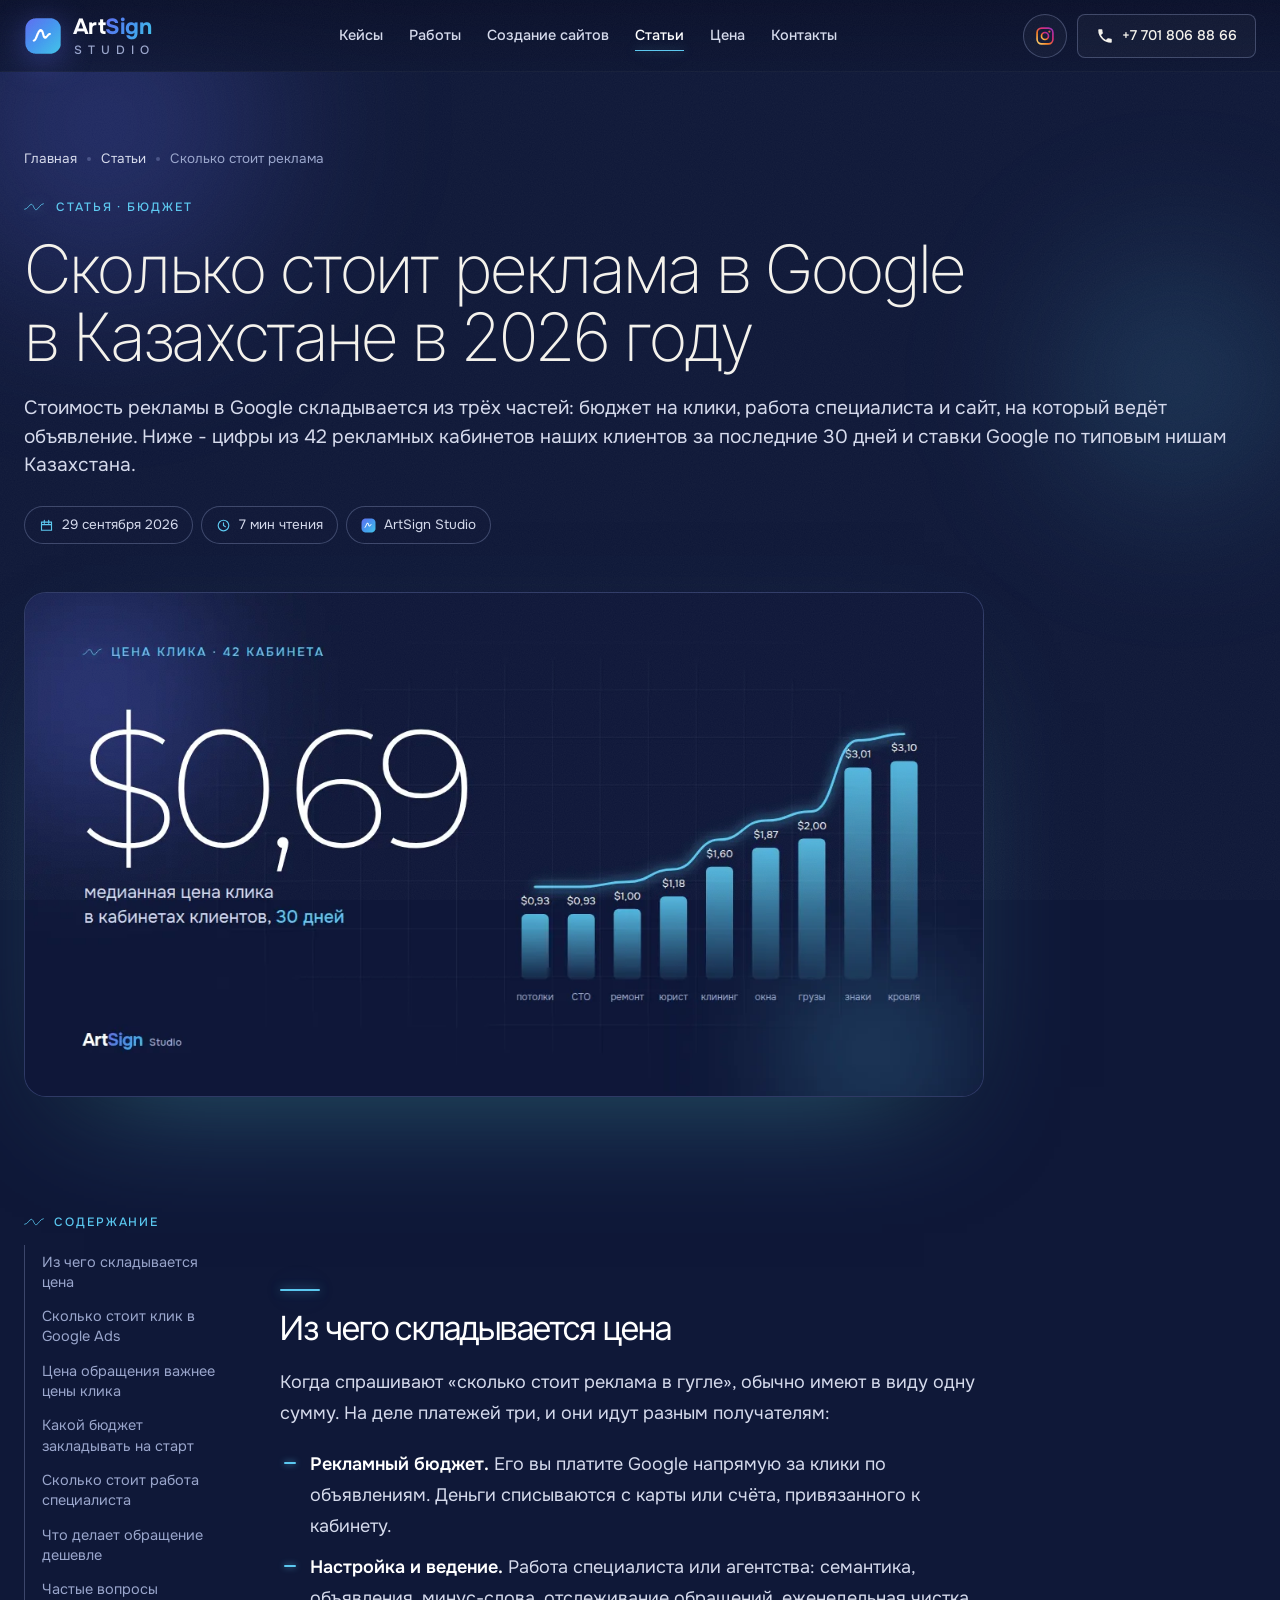
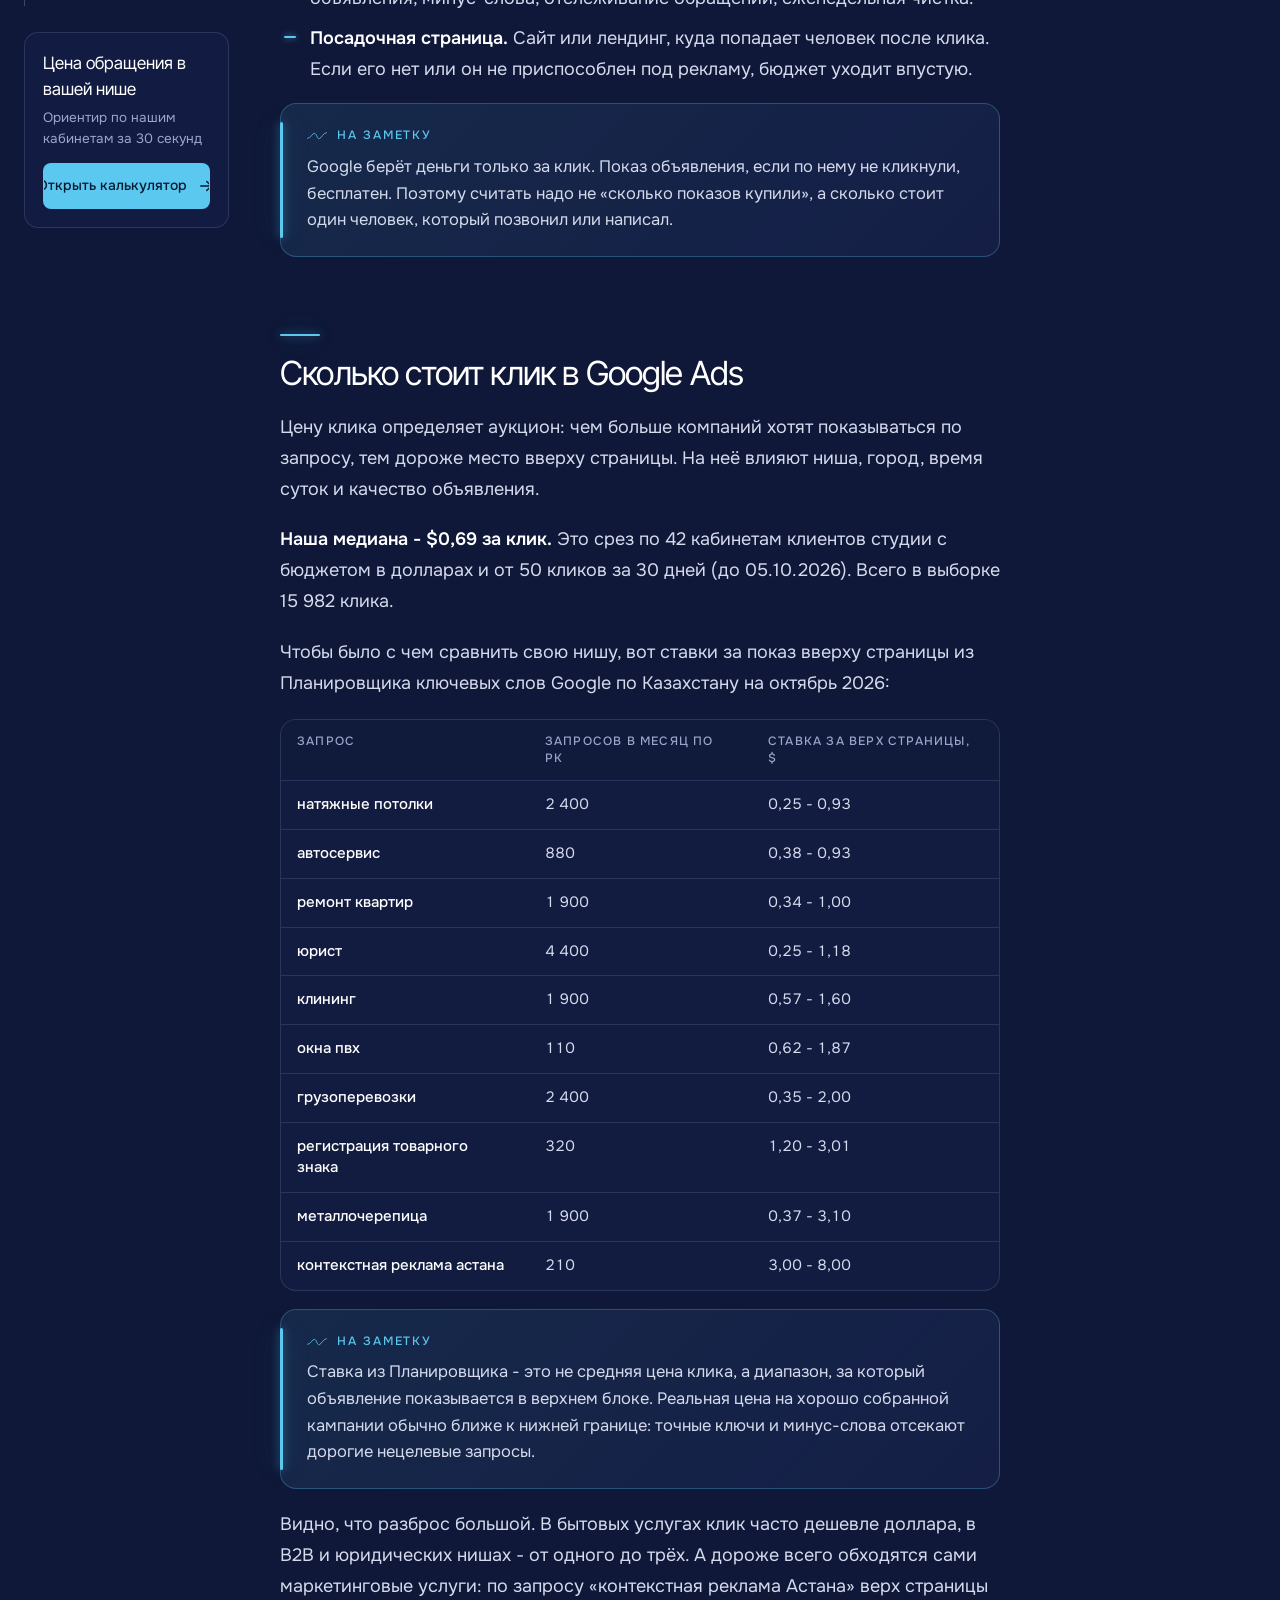
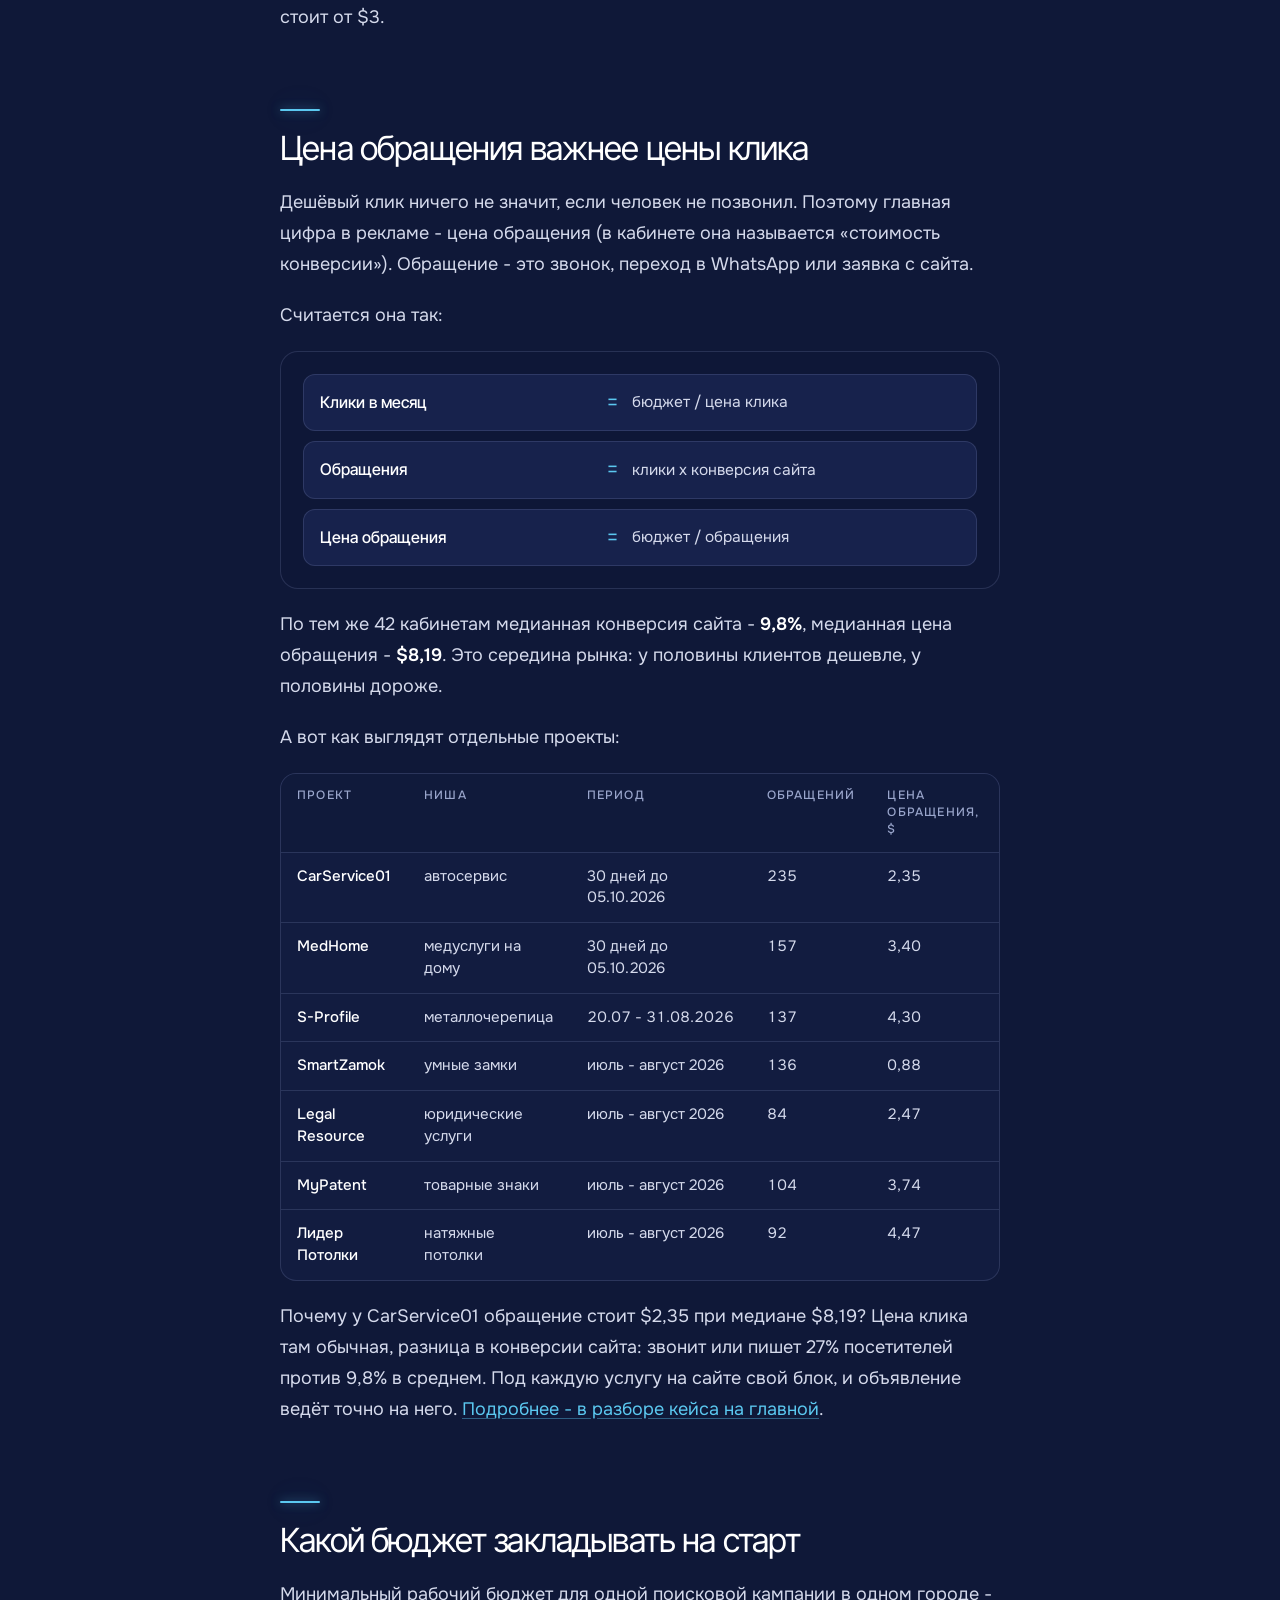
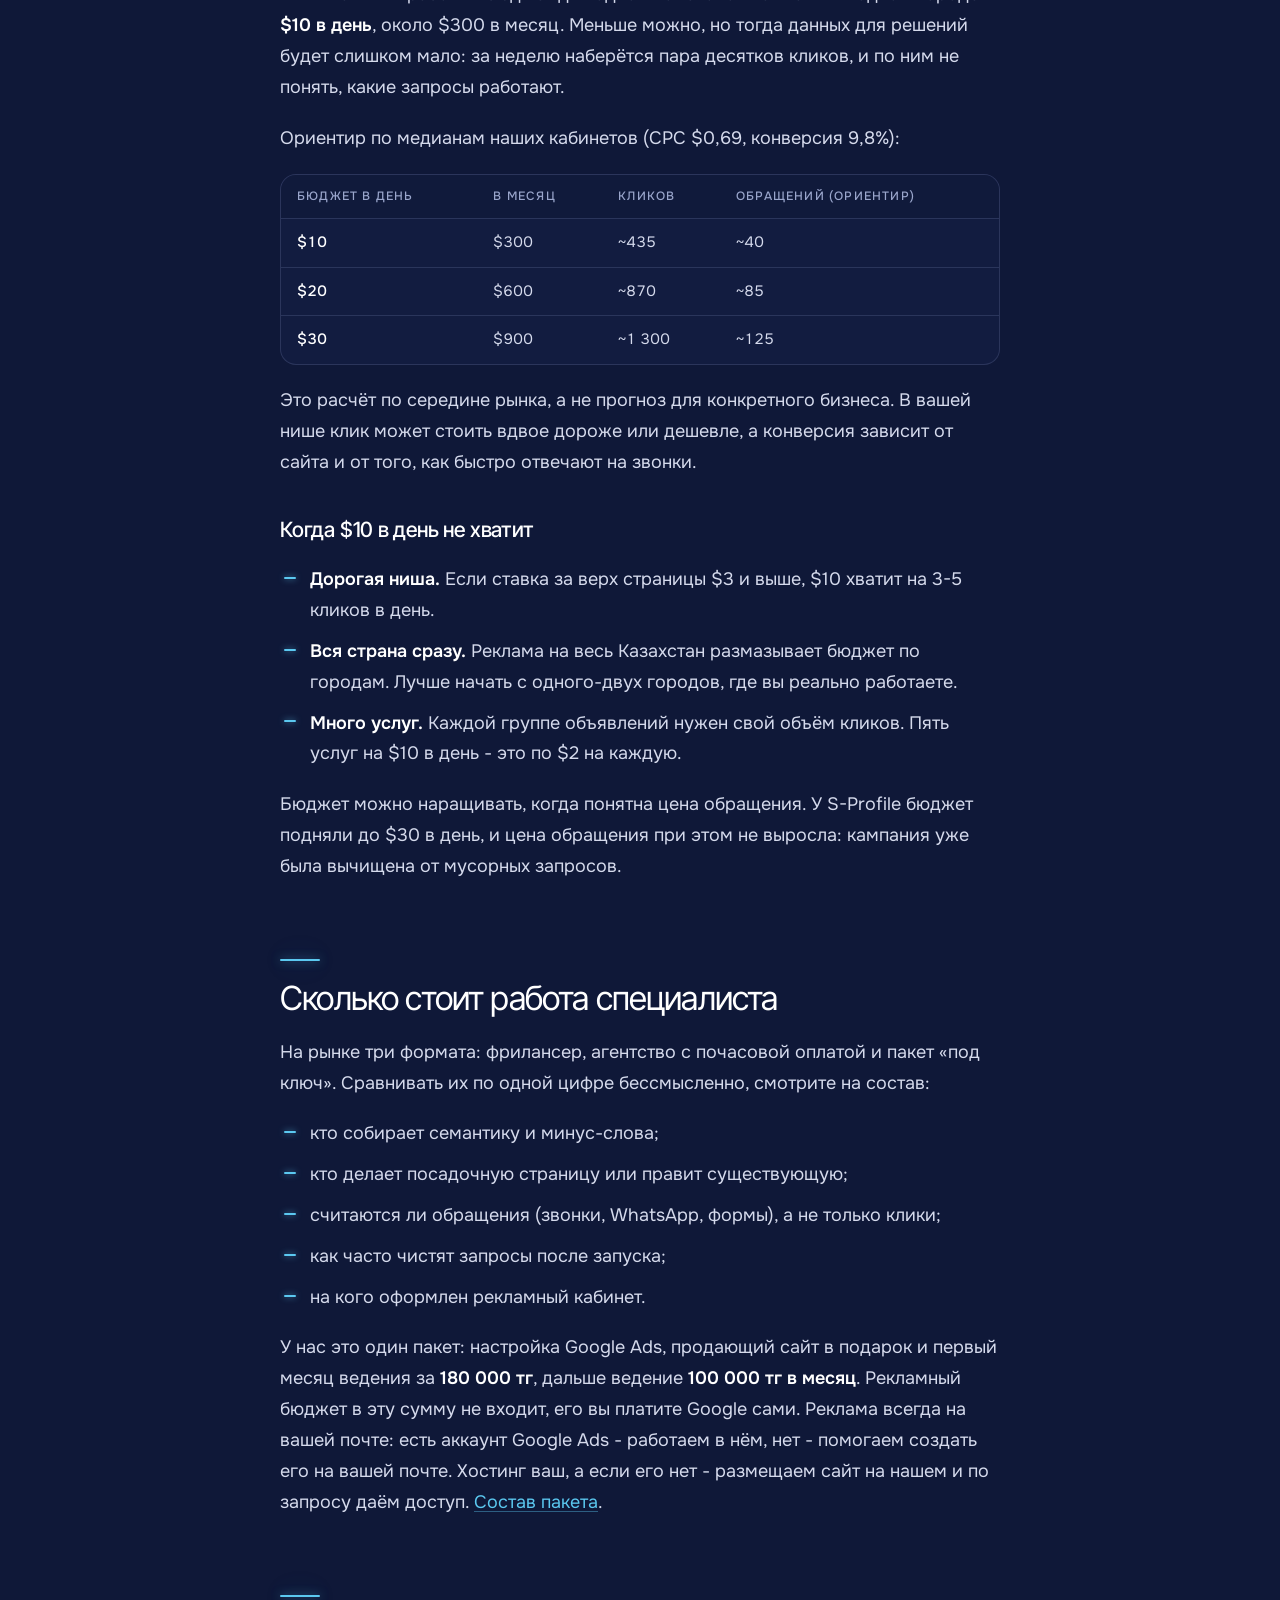
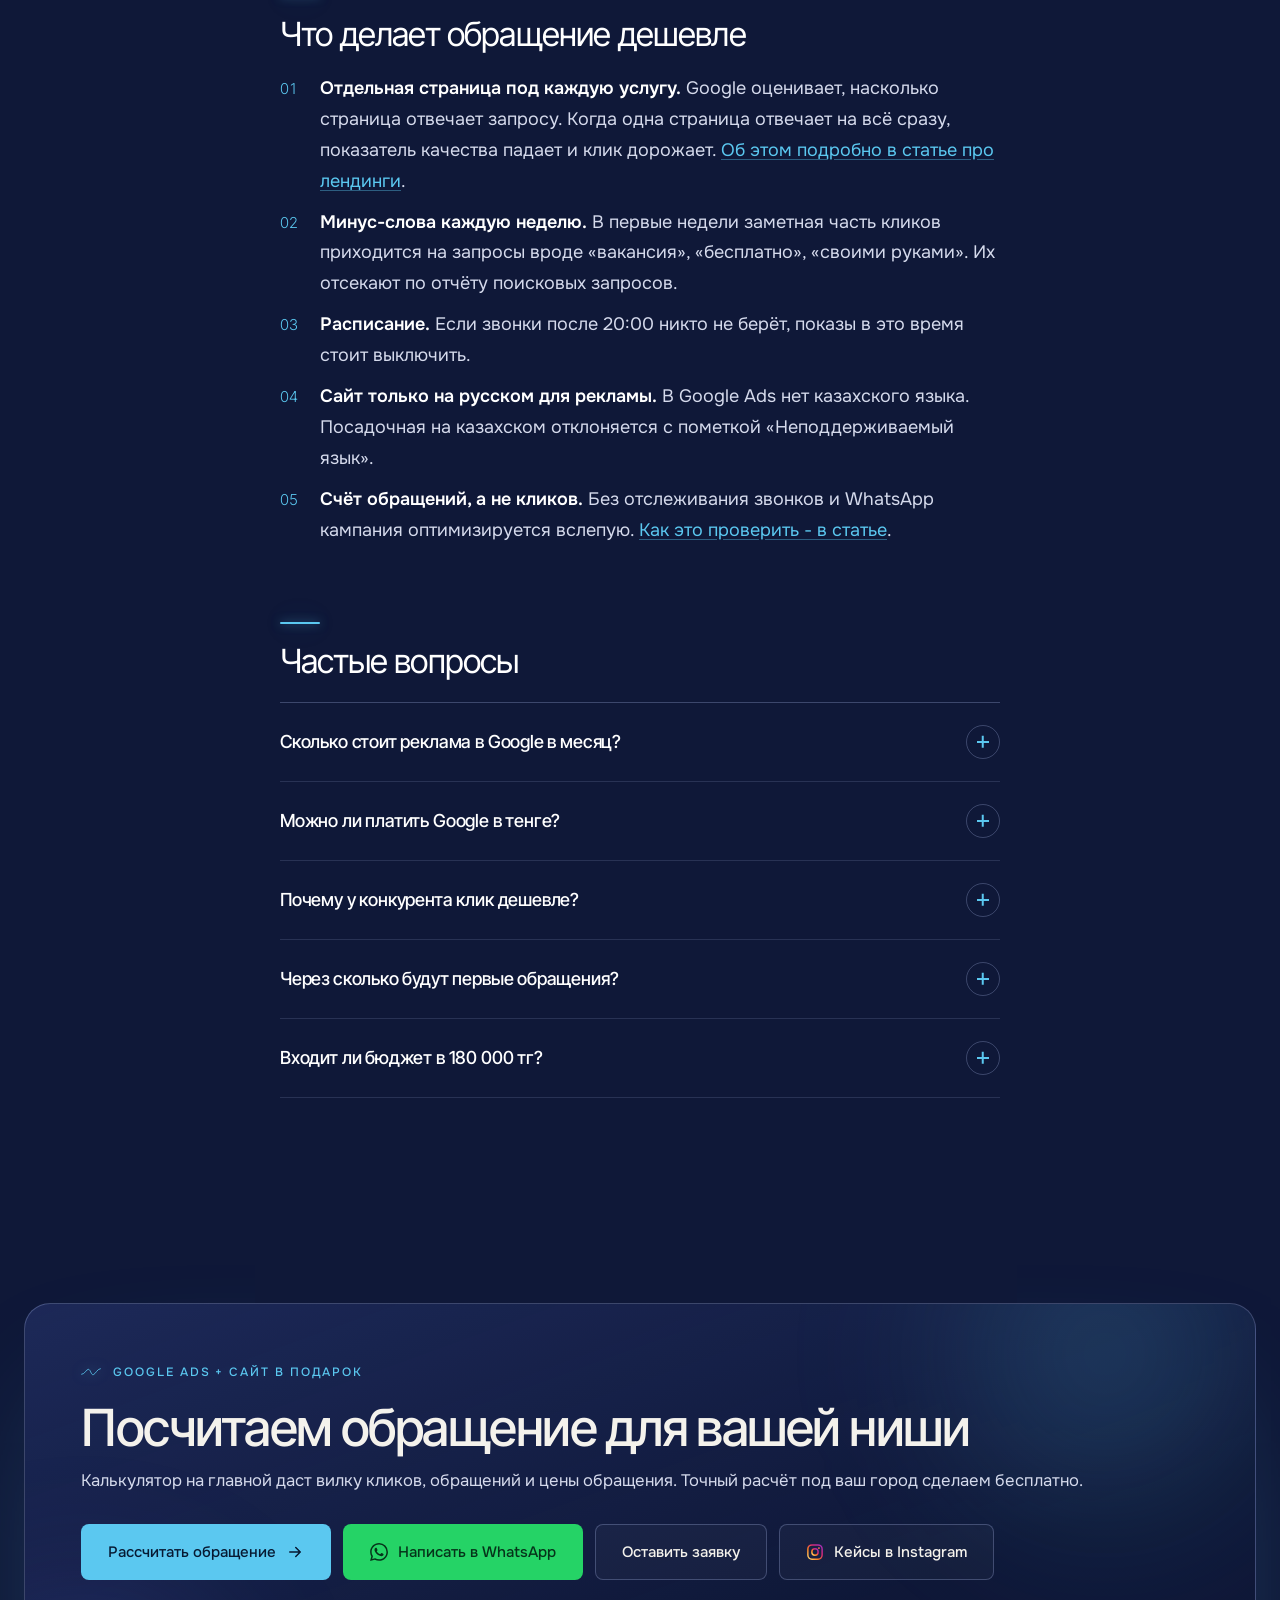
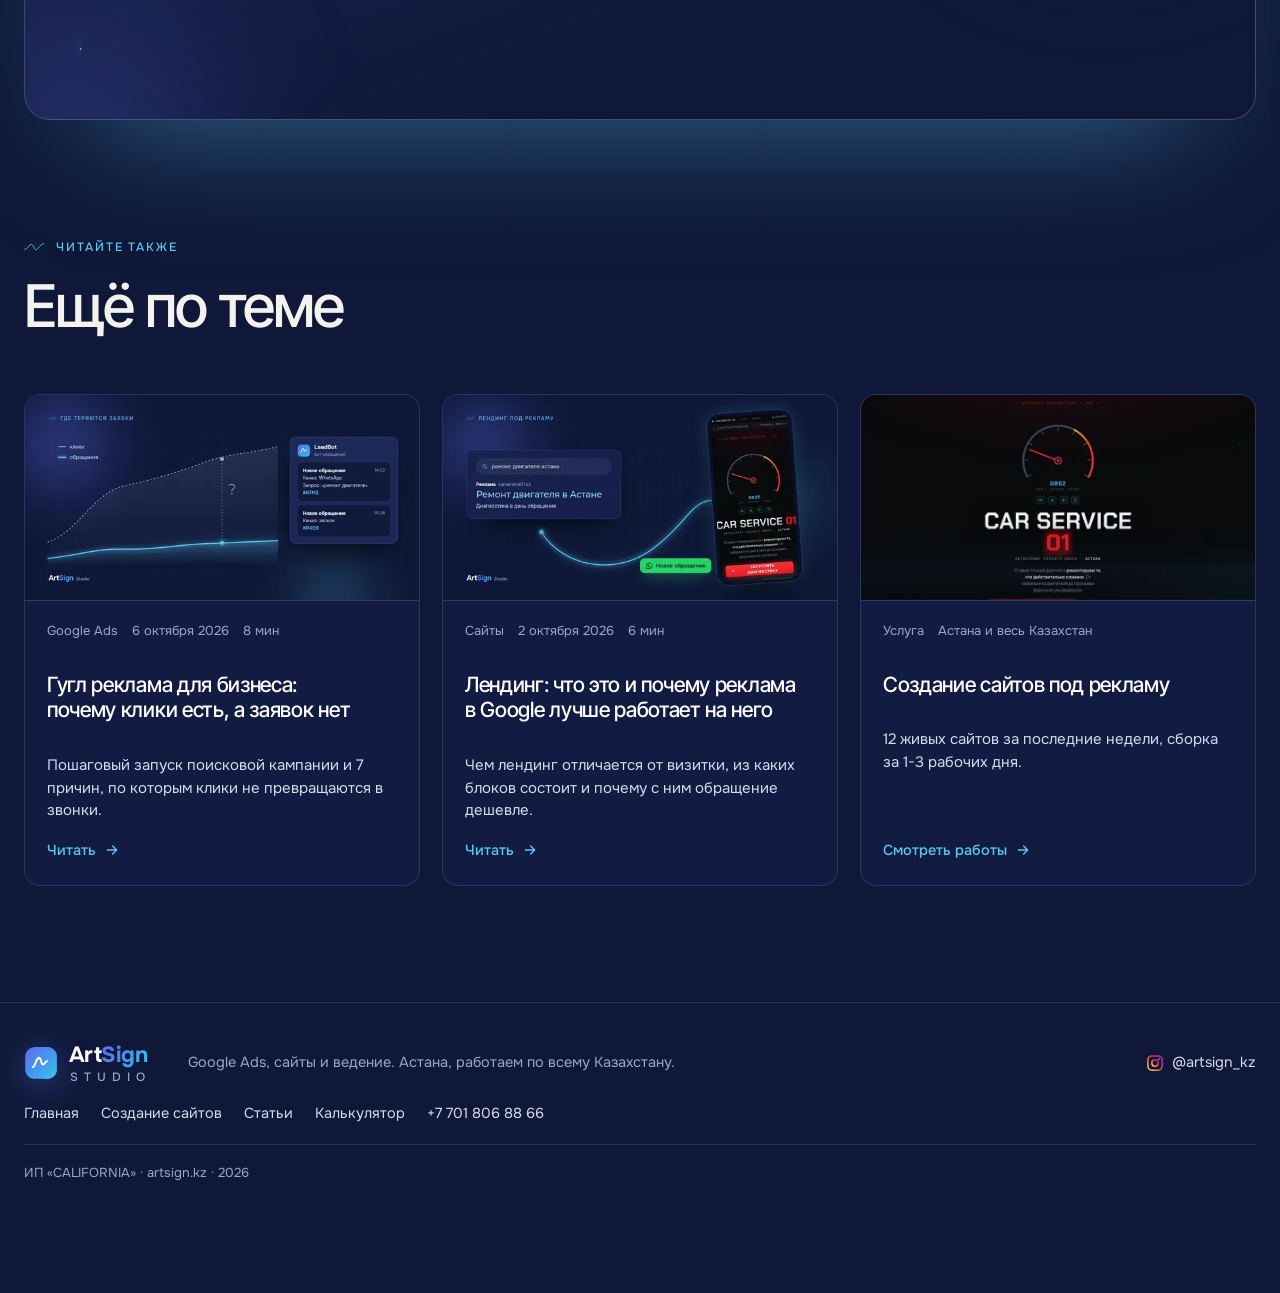
<file: stati/skolko-stoit-reklama-v-google/index.html>
<!DOCTYPE html>
<html lang="ru">
<head>
<meta charset="utf-8">
<meta name="viewport" content="width=device-width, initial-scale=1, viewport-fit=cover">
<title>Сколько стоит реклама в Google в Казахстане в 2026</title>
<meta name="description" content="Цена клика и обращения в Google Ads по реальным кабинетам: медиана $0,69 за клик, бюджет на старт, ставки по нишам и из чего складывается стоимость.">
<meta name="theme-color" content="#0F1838">
<link rel="canonical" href="https://artsign.kz/stati/skolko-stoit-reklama-v-google/">
<meta property="og:type" content="article">
<meta property="og:site_name" content="ArtSign Studio">
<meta property="og:title" content="Сколько стоит реклама в Google в Казахстане в 2026">
<meta property="og:description" content="Цена клика и обращения в Google Ads по реальным кабинетам: медиана $0,69 за клик, бюджет на старт, ставки по нишам и из чего складывается стоимость.">
<meta property="og:url" content="https://artsign.kz/stati/skolko-stoit-reklama-v-google/">
<meta property="og:image" content="https://artsign.kz/assets/blog/skolko-stoit-reklama-v-google.jpg">
<meta property="og:image:width" content="1200">
<meta property="og:image:height" content="630">
<meta property="og:locale" content="ru_RU">
<meta property="article:published_time" content="2026-09-29">
<meta name="twitter:card" content="summary_large_image">
<meta name="twitter:title" content="Сколько стоит реклама в Google в Казахстане в 2026">
<meta name="twitter:description" content="Цена клика и обращения в Google Ads по реальным кабинетам: медиана $0,69 за клик, бюджет на старт, ставки по нишам и из чего складывается стоимость.">
<meta name="twitter:image" content="https://artsign.kz/assets/blog/skolko-stoit-reklama-v-google.jpg">
<link rel="icon" href="../../favicon.ico" sizes="any">
<link rel="icon" type="image/png" sizes="32x32" href="../../assets/favicon-32.png">
<link rel="icon" type="image/png" sizes="16x16" href="../../assets/favicon-16.png">
<link rel="apple-touch-icon" sizes="180x180" href="../../assets/apple-touch-icon.png">
<link rel="preconnect" href="https://fonts.googleapis.com">
<link rel="preconnect" href="https://fonts.gstatic.com" crossorigin>
<link rel="stylesheet" href="https://fonts.googleapis.com/css2?family=Inter+Tight:wght@300;400;500;600&family=Noto+Serif+Display:ital,wght@1,400&family=Onest:wght@400;500;600;700&display=swap">
<link rel="stylesheet" href="../../styles.css?v=20261013-1">
<link rel="stylesheet" href="../../stati.css?v=20261013-1">
<script type="application/ld+json">
{"@context": "https://schema.org", "@graph": [{"@type": "Article", "headline": "Сколько стоит реклама в Google в Казахстане в 2026 году", "description": "Цена клика и обращения в Google Ads по реальным кабинетам: медиана $0,69 за клик, бюджет на старт, ставки по нишам и из чего складывается стоимость.", "image": ["https://artsign.kz/assets/blog/skolko-stoit-reklama-v-google.jpg"], "datePublished": "2026-09-29", "dateModified": "2026-09-29", "inLanguage": "ru-RU", "author": {"@type": "Organization", "name": "ArtSign Studio", "url": "https://artsign.kz/"}, "publisher": {"@type": "Organization", "name": "ArtSign Studio", "url": "https://artsign.kz/", "logo": {"@type": "ImageObject", "url": "https://artsign.kz/assets/icon-512.png"}}, "mainEntityOfPage": "https://artsign.kz/stati/skolko-stoit-reklama-v-google/"}, {"@type": "BreadcrumbList", "itemListElement": [{"@type": "ListItem", "position": 1, "name": "Главная", "item": "https://artsign.kz/"}, {"@type": "ListItem", "position": 2, "name": "Статьи", "item": "https://artsign.kz/stati/"}, {"@type": "ListItem", "position": 3, "name": "Сколько стоит реклама", "item": "https://artsign.kz/stati/skolko-stoit-reklama-v-google/"}]}, {"@type": "FAQPage", "mainEntity": [{"@type": "Question", "name": "Сколько стоит реклама в Google в месяц?", "acceptedAnswer": {"@type": "Answer", "text": "Минимально рабочий бюджет на клики - около $300 в месяц ($10 в день) на одну кампанию в одном городе. Плюс оплата специалиста, если вы не настраиваете сами."}}, {"@type": "Question", "name": "Можно ли платить Google в тенге?", "acceptedAnswer": {"@type": "Answer", "text": "Да, валюта выбирается при создании кабинета, и потом её не поменять. Многие кабинеты в Казахстане ведут в долларах, поэтому цифры в этой статье тоже в долларах."}}, {"@type": "Question", "name": "Почему у конкурента клик дешевле?", "acceptedAnswer": {"@type": "Answer", "text": "Цена клика зависит не только от ставки, но и от качества объявления и страницы. Более точное объявление и страница под запрос дают ту же позицию дешевле."}}, {"@type": "Question", "name": "Через сколько будут первые обращения?", "acceptedAnswer": {"@type": "Answer", "text": "Объявления проходят проверку Google обычно в течение рабочего дня. Первые звонки часто приходят в первые дни, но о цене обращения можно судить только через 2-3 недели работы."}}, {"@type": "Question", "name": "Входит ли бюджет в 180 000 тг?", "acceptedAnswer": {"@type": "Answer", "text": "Нет. 180 000 тг - оплата работы студии. За клики вы платите Google напрямую."}}]}]}
</script>
<script src="https://lead-bot.sultan-askarov-kz.workers.dev/t.js" data-site="artsign" defer></script>
</head>
<body class="sub">
<a class="skip" href="#main">К содержанию</a>

<svg width="0" height="0" style="position:absolute" aria-hidden="true" focusable="false">
  <defs>
    <linearGradient id="g-brand" x1="0" y1="0" x2="1" y2="1"><stop offset="0" stop-color="#5E6BF0"/><stop offset=".5" stop-color="#4396EF"/><stop offset="1" stop-color="#40C4E8"/></linearGradient>
    <linearGradient id="g-ig" x1="0" y1="1" x2="1" y2="0"><stop offset="0" stop-color="#FEDA75"/><stop offset=".35" stop-color="#FA7E1E"/><stop offset=".65" stop-color="#D62976"/><stop offset="1" stop-color="#962FBF"/></linearGradient>
    <linearGradient id="g-area" x1="0" y1="0" x2="0" y2="1"><stop offset="0" stop-color="#5BC8F0" stop-opacity=".28"/><stop offset="1" stop-color="#5BC8F0" stop-opacity="0"/></linearGradient>
  </defs>
  <symbol id="mark" viewBox="0 0 512 512"><path d=" M217.7 495.0C243.6 495.0 288.0 495.1 316.2 495.2C373.5 495.4 375.6 495.3 382.9 492.5C390.9 489.4 398.9 486.7 402.8 485.8C406.0 485.1 410.5 483.3 419.4 479.1C420.3 478.7 421.8 477.7 422.9 476.7C424.0 475.8 426.3 474.2 427.9 473.1C429.6 472.1 431.4 470.8 431.9 470.3C432.4 469.8 435.0 468.1 437.8 466.4C440.5 464.7 444.7 461.4 447.1 459.2C449.6 456.9 453.2 453.7 455.3 452.0C459.3 448.9 461.2 446.2 462.2 442.4C463.1 439.2 463.8 438.3 467.1 437.0C470.7 435.6 470.8 435.5 475.7 425.9C477.8 421.7 480.8 416.1 482.1 413.5C486.6 405.0 487.5 403.1 488.8 399.2C489.4 397.2 490.2 394.3 490.4 392.9C490.6 391.5 491.4 388.9 492.3 387.2C493.8 384.1 494.3 381.6 495.1 372.6C495.7 365.4 495.5 148.9 494.8 142.9C494.5 140.1 494.1 135.7 494.0 132.9C493.8 129.3 493.3 126.8 492.2 123.8C491.4 121.5 490.6 118.8 490.4 117.7C490.3 116.6 489.1 113.8 487.8 111.4C486.6 109.0 484.9 104.9 484.0 102.2C482.9 98.8 481.9 96.7 480.8 95.5C479.8 94.5 477.5 90.4 475.5 86.4C471.4 78.2 469.7 75.7 465.3 71.4C463.6 69.7 461.7 67.3 461.2 66.1C460.6 64.8 459.4 63.0 458.4 62.0C457.4 61.1 456.6 60.1 456.6 59.8C456.6 59.6 455.4 58.8 453.8 58.1C452.3 57.4 450.3 56.0 449.4 55.0C445.0 50.1 441.6 47.3 437.1 44.7C434.4 43.2 430.8 40.6 429.1 39.1C425.7 36.0 424.6 35.4 418.6 32.8C416.5 31.9 413.3 30.2 411.6 29.1C409.3 27.6 407.5 26.9 405.1 26.5C403.3 26.2 399.8 25.2 397.4 24.3C378.9 18.0 370.2 16.5 351.7 16.5C213.2 16.7 147.8 17.4 143.4 19.0C142.3 19.4 140.2 19.9 138.7 20.1C137.1 20.3 135.4 20.5 134.9 20.6C134.3 20.7 132.0 21.0 129.6 21.3C125.6 21.8 121.8 23.0 116.8 25.3C115.5 25.9 113.4 26.5 112.2 26.7C111.0 26.9 108.7 27.7 107.2 28.5C105.7 29.3 103.7 30.1 102.9 30.3C102.0 30.5 99.7 31.5 97.8 32.6C95.8 33.6 93.2 34.8 91.9 35.4C90.7 35.8 88.7 37.1 87.6 38.1C85.7 39.9 78.0 44.8 73.5 47.0C72.5 47.6 71.0 48.9 70.2 50.1C69.3 51.2 67.4 53.3 65.7 54.7C57.7 61.5 50.0 70.0 46.2 76.4C45.6 77.6 44.0 79.7 42.9 81.3C41.8 82.9 39.8 86.1 38.6 88.4C37.4 90.8 35.7 93.6 34.7 94.6C33.5 95.9 32.6 97.9 31.4 101.6C30.6 104.5 29.3 108.0 28.7 109.4C28.1 110.8 26.9 113.9 26.1 116.3C25.3 118.7 24.3 121.3 23.8 122.2C22.7 124.1 22.5 125.7 21.8 133.8C21.5 138.3 21.0 141.3 20.4 143.0C19.2 146.0 19.1 151.8 18.5 271.2C18.3 307.4 18.0 338.2 17.8 339.8C17.6 341.2 17.6 344.4 17.8 346.9C18.0 349.3 18.6 356.1 19.0 361.9C20.4 379.7 21.1 384.1 23.4 390.6C24.6 393.8 26.2 398.3 26.9 400.5C27.7 402.7 29.4 406.6 30.6 409.1C31.8 411.7 33.2 414.5 33.5 415.5C33.9 416.5 35.2 418.8 36.3 420.8C37.5 422.8 39.5 426.4 40.8 429.0C42.1 431.5 44.0 434.5 45.0 435.8C45.9 437.1 47.8 439.5 49.1 441.1C50.4 442.8 52.1 445.4 52.9 446.9C54.3 449.7 61.3 456.6 62.7 456.6C63.6 456.6 69.0 460.6 71.0 462.8C72.0 463.9 75.4 466.5 78.6 468.7C81.7 470.8 85.3 473.4 86.6 474.5C88.7 476.4 91.7 478.0 94.6 478.7C95.3 478.8 96.8 479.5 97.8 480.3C100.6 482.2 109.3 485.1 114.3 485.8C115.4 486.0 117.4 487.0 118.9 488.1C121.7 490.3 122.4 490.5 128.6 490.9C130.7 491.1 133.6 491.5 135.0 492.0C137.8 492.9 144.6 494.0 152.4 494.7C155.3 495.0 157.9 495.4 158.2 495.5C158.5 495.6 161.4 495.6 164.6 495.4C167.8 495.2 191.7 495.0 217.7 495.0Z" fill="url(#g-brand)" fill-rule="evenodd"/><path d=" M137.1 331.5C141.7 329.9 143.6 328.8 146.1 326.6C147.2 325.5 149.0 324.4 150.0 324.1C151.4 323.7 152.1 323.0 152.7 321.7C153.2 320.7 154.2 319.5 155.0 319.0C155.7 318.6 156.5 317.8 156.6 317.4C156.8 316.5 159.2 315.2 160.1 315.3C160.2 315.4 160.7 314.8 161.1 314.0C161.4 313.2 162.5 311.8 163.4 310.8C165.0 308.9 168.1 303.2 168.9 300.7C169.1 300.0 169.8 298.2 170.5 296.7C171.1 295.3 171.7 293.9 171.7 293.6C171.7 292.9 172.9 290.8 174.1 289.5C176.9 286.6 182.0 274.9 185.9 263.1C187.3 258.7 188.9 255.3 190.5 253.0C190.9 252.2 191.7 250.1 192.3 248.2C192.8 246.2 193.8 244.0 194.7 242.9C196.9 240.1 198.0 237.6 198.9 233.7C199.3 231.8 200.6 227.8 202.0 224.9C203.3 222.0 204.6 218.8 205.1 217.7C205.4 216.5 206.5 214.8 207.4 213.8C208.4 212.9 210.6 209.8 212.5 207.0C217.1 199.7 220.0 197.4 224.4 197.7C228.1 198.0 231.4 199.7 232.9 202.0C237.6 209.3 237.5 209.2 240.8 224.3C241.2 226.5 242.4 230.7 243.4 233.7C246.5 242.7 247.8 247.0 248.6 250.9C249.1 253.0 250.1 256.2 250.7 258.0C251.4 259.9 252.2 262.3 252.6 263.6C253.0 264.9 254.5 267.9 255.9 270.2C257.3 272.6 258.6 275.0 258.8 275.6C259.4 276.9 263.0 282.3 264.6 284.0C265.3 284.7 266.4 285.9 267.0 286.6C267.7 287.3 268.9 288.0 269.8 288.2C270.6 288.4 272.7 289.3 274.3 290.3C277.4 292.3 281.0 293.0 288.1 293.0C291.7 293.1 303.4 287.5 305.4 284.9C306.0 284.0 307.0 282.9 307.6 282.4C317.1 273.5 324.0 266.4 325.7 263.6C326.9 261.8 328.3 259.6 328.9 258.6C330.9 255.6 334.7 252.1 337.5 250.5C339.0 249.6 340.6 248.4 340.9 247.8C341.3 247.3 342.8 246.1 344.2 245.3C345.7 244.5 347.1 243.5 347.5 243.0C348.3 241.9 350.1 241.3 353.7 240.7C360.6 239.6 361.5 238.5 362.0 231.4C362.3 227.2 361.2 219.9 360.1 218.6C358.0 216.1 343.8 215.2 338.1 217.2C335.7 218.1 329.0 222.1 327.1 223.7C326.4 224.4 324.5 225.7 322.8 226.6C317.2 229.7 315.4 231.2 313.8 234.4C312.9 236.0 311.7 237.9 310.9 238.4C308.5 240.3 305.2 244.0 302.5 248.1C297.9 255.0 295.4 257.0 291.7 257.0C290.8 257.0 289.9 257.4 289.5 257.8C287.0 260.9 278.8 252.9 277.1 245.8C276.7 243.8 275.9 241.4 275.3 240.5C274.6 239.4 274.1 237.2 273.7 234.1C273.4 231.5 272.9 228.3 272.5 227.0C272.1 225.8 271.4 222.9 271.0 220.7C270.5 218.2 269.7 215.7 268.7 214.2C267.8 212.8 266.7 209.6 266.0 206.8C265.3 204.1 264.0 200.3 263.0 198.3C262.1 196.4 260.6 192.7 259.8 190.2C258.6 186.5 257.9 185.2 256.2 183.5C254.7 181.9 253.9 180.7 253.5 178.8C252.2 173.5 243.8 166.1 236.7 164.1C220.7 159.5 209.0 163.8 197.3 178.5C196.3 179.9 195.0 181.3 194.7 181.5C194.3 181.7 192.9 183.7 191.4 185.8C190.0 187.9 188.0 190.5 187.1 191.3C185.2 193.2 182.6 198.3 180.4 204.2C178.9 208.1 176.5 212.0 173.4 215.5C170.8 218.4 169.6 221.7 167.1 232.7C166.3 236.2 165.6 237.9 163.8 240.6C162.3 242.8 161.5 244.5 161.5 245.5C161.5 246.4 160.8 248.6 159.9 250.4C159.1 252.2 158.0 254.8 157.6 256.2C157.2 257.5 155.4 261.6 153.7 265.3C148.6 275.9 147.5 278.5 146.6 281.3C143.9 290.4 135.0 300.7 126.2 305.1C120.0 308.1 119.4 308.7 117.8 312.9C115.4 319.2 119.1 328.8 124.3 330.0C125.1 330.1 126.2 330.5 126.7 330.7C127.9 331.2 132.6 332.6 133.3 332.6C133.6 332.7 135.3 332.2 137.1 331.5Z" fill="#fff" fill-rule="evenodd"/></symbol>
  <symbol id="ic-wa" viewBox="0 0 24 24"><path fill="currentColor" d="M17.472 14.382c-.297-.149-1.758-.867-2.03-.967-.273-.099-.471-.148-.67.15-.197.297-.767.966-.94 1.164-.173.199-.347.223-.644.075-.297-.15-1.255-.463-2.39-1.475-.883-.788-1.48-1.761-1.653-2.059-.173-.297-.018-.458.13-.606.134-.133.298-.347.446-.52.149-.174.198-.298.298-.497.099-.198.05-.371-.025-.52-.075-.149-.669-1.612-.916-2.207-.242-.579-.487-.5-.669-.51-.173-.008-.371-.01-.57-.01-.198 0-.52.074-.792.372-.272.297-1.04 1.016-1.04 2.479 0 1.462 1.065 2.875 1.213 3.074.149.198 2.096 3.2 5.077 4.487.709.306 1.262.489 1.694.625.712.227 1.36.195 1.871.118.571-.085 1.758-.719 2.006-1.413.248-.694.248-1.289.173-1.413-.074-.124-.272-.198-.57-.347m-5.421 7.403h-.004a9.87 9.87 0 0 1-5.031-1.378l-.361-.214-3.741.982.998-3.648-.235-.374a9.86 9.86 0 0 1-1.51-5.26c.001-5.45 4.436-9.884 9.888-9.884 2.64 0 5.122 1.03 6.988 2.898a9.825 9.825 0 0 1 2.893 6.994c-.003 5.45-4.437 9.884-9.885 9.884m8.413-18.297A11.815 11.815 0 0 0 12.05 0C5.495 0 .16 5.335.157 11.892c0 2.096.547 4.142 1.588 5.945L.057 24l6.305-1.654a11.882 11.882 0 0 0 5.683 1.448h.005c6.554 0 11.89-5.335 11.893-11.893a11.821 11.821 0 0 0-3.48-8.413Z"/></symbol>
  <symbol id="ic-ig" viewBox="0 0 24 24"><rect x="2.5" y="2.5" width="19" height="19" rx="5.5" fill="none" stroke="url(#g-ig)" stroke-width="2"/><circle cx="12" cy="12" r="4.2" fill="none" stroke="url(#g-ig)" stroke-width="2"/><circle cx="17.4" cy="6.6" r="1.3" fill="url(#g-ig)"/></symbol>
  <symbol id="ic-phone" viewBox="0 0 24 24"><path fill="currentColor" d="M6.6 10.8a15.1 15.1 0 0 0 6.6 6.6l2.2-2.2c.3-.3.7-.4 1-.2 1.1.4 2.3.6 3.6.6.6 0 1 .4 1 1V20c0 .6-.4 1-1 1A17 17 0 0 1 3 4c0-.6.4-1 1-1h3.5c.6 0 1 .4 1 1 0 1.3.2 2.5.6 3.6.1.3 0 .7-.2 1l-2.3 2.2Z"/></symbol>
  <symbol id="ic-mail" viewBox="0 0 24 24"><path fill="none" stroke="currentColor" stroke-width="1.8" d="M3.5 6.5h17v11h-17z"/><path fill="none" stroke="currentColor" stroke-width="1.8" d="m3.5 7 8.5 6 8.5-6"/></symbol>
  <symbol id="ic-pin" viewBox="0 0 24 24"><path fill="none" stroke="currentColor" stroke-width="1.8" stroke-linejoin="round" d="M12 21s-6.5-5.6-6.5-11a6.5 6.5 0 0 1 13 0c0 5.4-6.5 11-6.5 11z"/><circle cx="12" cy="10" r="2.4" fill="none" stroke="currentColor" stroke-width="1.8"/></symbol>
  <symbol id="ic-arr" viewBox="0 0 24 24"><path fill="none" stroke="currentColor" stroke-width="2" stroke-linecap="round" stroke-linejoin="round" d="M5 12h13m-5-6 6 6-6 6"/></symbol>
  <symbol id="ic-ext" viewBox="0 0 24 24"><path fill="none" stroke="currentColor" stroke-width="2" stroke-linecap="round" stroke-linejoin="round" d="M7 17 17 7M9 7h8v8"/></symbol>
  <symbol id="ic-chev" viewBox="0 0 24 24"><path fill="none" stroke="currentColor" stroke-width="2" stroke-linecap="round" stroke-linejoin="round" d="m9 6 6 6-6 6"/></symbol>
  <symbol id="ic-check" viewBox="0 0 24 24"><path fill="none" stroke="currentColor" stroke-width="2.2" stroke-linecap="round" stroke-linejoin="round" d="m5 12.5 4.5 4.5L19 7.5"/></symbol>
  <symbol id="ic-search" viewBox="0 0 24 24"><circle cx="10.5" cy="10.5" r="6.5" fill="none" stroke="currentColor" stroke-width="2"/><path d="m15.5 15.5 5 5" fill="none" stroke="currentColor" stroke-width="2" stroke-linecap="round"/></symbol>
  <symbol id="ic-doc" viewBox="0 0 24 24"><path fill="none" stroke="currentColor" stroke-width="1.7" stroke-linejoin="round" d="M6 2.8h8.2L19 7.6v13.6H6z"/><path fill="none" stroke="currentColor" stroke-width="1.7" stroke-linecap="round" d="M14 3v5h5M9 12.5h7M9 16h5"/></symbol>
  <symbol id="ic-key" viewBox="0 0 24 24"><circle cx="8" cy="15" r="4.6" fill="none" stroke="currentColor" stroke-width="1.8"/><path fill="none" stroke="currentColor" stroke-width="1.8" stroke-linecap="round" stroke-linejoin="round" d="m11.4 11.6 8.4-8.4M16.6 6.4l2.6 2.6M14.4 8.6l2 2"/></symbol>
  <symbol id="ic-globe" viewBox="0 0 24 24"><circle cx="12" cy="12" r="8.6" fill="none" stroke="currentColor" stroke-width="1.7"/><path fill="none" stroke="currentColor" stroke-width="1.7" d="M3.6 12h16.8M12 3.4c2.4 2.4 3.4 5.4 3.4 8.6s-1 6.2-3.4 8.6c-2.4-2.4-3.4-5.4-3.4-8.6s1-6.2 3.4-8.6Z"/></symbol>
  <symbol id="ic-chart" viewBox="0 0 24 24"><path fill="none" stroke="currentColor" stroke-width="2" stroke-linecap="round" stroke-linejoin="round" d="M4 19V5M4 19h16M8 15l4-4 3 3 5-6"/></symbol>
  <symbol id="ic-gads" viewBox="0 -13 256 256"><path fill="#FBBC04" d="M5.88,166.40 L90.88,20.9 C101.67,27.25 156.11,57.38 164.90,63.11 L79.91,208.62 C70.62,220.90 -5.88,185.04 5.88,166.39 L5.88,166.40 Z"/><path fill="#4285F4" d="M250.08,166.40 L165.09,20.90 C153.21,1.13 127.61,-6.05 106.60,5.62 C85.58,17.30 79.18,42.46 91.06,63.11 L176.05,208.63 C187.93,228.39 213.52,235.58 234.54,223.90 C254.64,212.22 261.96,186.17 250.08,166.41 L250.08,166.40 Z"/><ellipse fill="#34A853" cx="42.66" cy="187.92" rx="42.66" ry="41.60"/></symbol>
  <symbol id="ic-gsc" viewBox="4.4 4.1 32 32"><path fill="#FBBC04" d="m11.081 30.527-4.72 4.721a.933.933 0 0 1-1.317 0l-.292-.292a.933.933 0 0 1 0-1.316l4.72-4.721a.933.933 0 0 1 1.318 0l.291.291a.93.93 0 0 1 0 1.317"/><path fill="#4285F4" d="M23.75 32.5h6.042a6.04 6.04 0 0 0 6.041-6.042v-16.25a6.04 6.04 0 0 0-6.041-6.041 6.04 6.04 0 0 0-6.042 6.041z"/><path fill="#FBBC04" d="M13.75 32.5a6.04 6.04 0 0 0 6.042-6.042 6.04 6.04 0 0 0-6.042-6.041 6.04 6.04 0 0 0-6.042 6.041A6.04 6.04 0 0 0 13.75 32.5"/><path fill="#34A853" d="M27.97 32.5h-5.887a6.04 6.04 0 0 1-6.041-6.042v-7.916a6.04 6.04 0 0 1 6.041-6.042 6.04 6.04 0 0 1 6.042 6.042v13.804a.154.154 0 0 1-.154.154z"/><path fill="#1967D2" d="M28.125 32.346V18.542a6.04 6.04 0 0 0-4.375-5.807V32.5h4.22a.154.154 0 0 0 .155-.154"/><path fill="#EA4335" d="M19.792 26.575a6.04 6.04 0 0 0-3.75-5.59v5.59c0 1.72.72 3.273 1.875 4.373a6.02 6.02 0 0 0 1.875-4.373"/></symbol>
  <symbol id="sig" viewBox="0 0 120 60"><path d="M4 44 C 24 44 30 14 44 14 S 60 50 74 46 S 96 12 116 10" fill="none" stroke="currentColor" stroke-width="5" stroke-linecap="round" stroke-linejoin="round"/></symbol>
</svg>
<header class="hdr sub-hdr" id="hdr">
  <div class="hdr-in">
    <a class="brand" href="../../" aria-label="ArtSign Studio, на главную">
      <svg class="brand-mark" width="38" height="38" aria-hidden="true"><use href="#mark"/></svg>
      <span class="brand-wm" translate="no">Art<b>Sign</b><small>Studio</small></span>
    </a>
    <nav class="nav" aria-label="Разделы">
      <a href="../../#cases">Кейсы</a>
      <a href="../../#works">Работы</a>
      <a href="../../sozdanie-saitov/">Создание сайтов</a>
      <a href="../../stati/" aria-current="page">Статьи</a>
      <a href="../../#price">Цена</a>
      <a href="../../#contact">Контакты</a>
    </nav>
    <div class="hdr-right">
      <a class="ic-btn hdr-ig" href="https://www.instagram.com/artsign_kz/" target="_blank" rel="noopener" aria-label="Instagram @artsign_kz"><svg width="20" height="20" aria-hidden="true"><use href="#ic-ig"/></svg></a>
      <a class="btn btn-ghost btn-sm hdr-tel" href="tel:+77018068866"><svg width="16" height="16" aria-hidden="true"><use href="#ic-phone"/></svg><span>+7 701 806 88 66</span></a>
      <button class="burger" type="button" aria-label="Открыть меню" aria-expanded="false" aria-controls="menu"><span></span><span></span></button>
    </div>
  </div>
  <i class="read-prog" aria-hidden="true"></i>
</header>

<div class="menu" id="menu" hidden>
  <nav class="menu-nav" aria-label="Меню">
    <a href="../../">Главная</a>
    <a href="../../#cases">Кейсы</a>
    <a href="../../#works">Работы</a>
    <a href="../../sozdanie-saitov/">Создание сайтов</a>
    <a href="../../stati/" aria-current="page">Статьи</a>
    <a href="../../#calc">Калькулятор</a>
    <a href="../../#price">Цена</a>
    <a href="../../#contact">Контакты</a>
  </nav>
  <div class="menu-foot">
    <a class="btn btn-ghost" href="tel:+77018068866"><svg width="18" height="18" aria-hidden="true"><use href="#ic-phone"/></svg><span>+7 701 806 88 66</span></a>
    <a class="btn btn-wa" href="https://wa.me/77018068866?text=%D0%97%D0%B4%D1%80%D0%B0%D0%B2%D1%81%D1%82%D0%B2%D1%83%D0%B9%D1%82%D0%B5%21%20%D0%A5%D0%BE%D1%87%D1%83%20%D1%80%D0%B0%D1%81%D1%87%D1%91%D1%82%20%D0%BF%D0%BE%20%D0%BF%D0%B0%D0%BA%D0%B5%D1%82%D1%83%20Google%20Ads%20%2B%20%D1%81%D0%B0%D0%B9%D1%82" target="_blank" rel="noopener"><svg width="18" height="18" aria-hidden="true"><use href="#ic-wa"/></svg><span>WhatsApp</span></a>
    <a class="btn btn-ghost" href="https://www.instagram.com/artsign_kz/" target="_blank" rel="noopener"><svg width="18" height="18" aria-hidden="true"><use href="#ic-ig"/></svg><span>@artsign_kz</span></a>
  </div>
</div>

<main id="main">
<article>
<section class="sub-hero">
  <div class="light light-vi" style="width:56vw;height:56vw;left:-20vw;top:-24vw"></div>
  <div class="light light-cy" style="width:40vw;height:40vw;right:-12vw;top:4vw"></div>
  <div class="wrap">
    <nav class="crumbs" aria-label="Хлебные крошки"><a href="../../">Главная</a><i aria-hidden="true"></i><a href="../">Статьи</a><i aria-hidden="true"></i><span aria-current="page">Сколько стоит реклама</span></nav>
    <p class="kicker"><svg width="20" height="10" aria-hidden="true"><use href="#sig"/></svg><span>Статья · Бюджет</span></p>
    <h1 class="page-h1">Сколько стоит реклама в Google в Казахстане в 2026 году</h1>
    <p class="page-lead">Стоимость рекламы в Google складывается из трёх частей: бюджет на клики, работа специалиста и сайт, на который ведёт объявление. Ниже - цифры из 42 рекламных кабинетов наших клиентов за последние 30 дней и ставки Google по типовым нишам Казахстана.</p>
    <ul class="art-meta">
      <li><svg viewBox="0 0 24 24" aria-hidden="true"><path fill="none" stroke="currentColor" stroke-width="1.8" stroke-linecap="round" d="M4 6.5h16v13H4zM4 10.5h16M8.5 3.5v5M15.5 3.5v5"/></svg><time datetime="2026-09-29">29 сентября 2026</time></li>
      <li><svg viewBox="0 0 24 24" aria-hidden="true"><circle cx="12" cy="12" r="8.5" fill="none" stroke="currentColor" stroke-width="1.8"/><path fill="none" stroke="currentColor" stroke-width="1.8" stroke-linecap="round" d="M12 7.5V12l3 2"/></svg><span>7 мин чтения</span></li>
      <li><svg viewBox="0 0 24 24" aria-hidden="true"><use href="#mark"/></svg><span>ArtSign Studio</span></li>
    </ul>
    <figure class="art-cover"><img src="../../assets/blog/skolko-stoit-reklama-v-google.webp" width="1200" height="630" alt="Медианная цена клика $0,69 и столбцы ставок Google по нишам Казахстана" fetchpriority="high" decoding="async"></figure>
  </div>
</section>

<div class="wrap art-grid">
  <aside class="toc" aria-label="Содержание">
    <p class="toc-t"><svg width="20" height="10" aria-hidden="true"><use href="#sig"/></svg>Содержание</p>
    <ol><li><a href="#iz-chego-skladyvaetsya-tsena">Из чего складывается цена</a></li><li><a href="#skolko-stoit-klik-v-google">Сколько стоит клик в Google Ads</a></li><li><a href="#tsena-obrascheniya-vazhnee-tseny-klika">Цена обращения важнее цены клика</a></li><li><a href="#kakoy-byudzhet-zakladyvat-na-start">Какой бюджет закладывать на старт</a></li><li><a href="#skolko-stoit-rabota-spetsialista">Сколько стоит работа специалиста</a></li><li><a href="#chto-delaet-obraschenie-deshevle">Что делает обращение дешевле</a></li><li><a href="#faq">Частые вопросы</a></li></ol>
    <div class="toc-cta spot">
      <b>Цена обращения в вашей нише</b>
      <span>Ориентир по нашим кабинетам за 30 секунд</span>
      <a class="btn btn-ac" href="../../#calc"><span>Открыть калькулятор</span><svg width="16" height="16" aria-hidden="true"><use href="#ic-arr"/></svg></a>
    </div>
  </aside>
  <div class="prose">
    <details class="toc-m"><summary>Содержание<svg width="18" height="18" aria-hidden="true"><use href="#ic-chev"/></svg></summary><ol><li><a href="#iz-chego-skladyvaetsya-tsena">Из чего складывается цена</a></li><li><a href="#skolko-stoit-klik-v-google">Сколько стоит клик в Google Ads</a></li><li><a href="#tsena-obrascheniya-vazhnee-tseny-klika">Цена обращения важнее цены клика</a></li><li><a href="#kakoy-byudzhet-zakladyvat-na-start">Какой бюджет закладывать на старт</a></li><li><a href="#skolko-stoit-rabota-spetsialista">Сколько стоит работа специалиста</a></li><li><a href="#chto-delaet-obraschenie-deshevle">Что делает обращение дешевле</a></li><li><a href="#faq">Частые вопросы</a></li></ol></details>
<h2 id="iz-chego-skladyvaetsya-tsena">Из чего складывается цена</h2>
<p>Когда спрашивают «сколько стоит реклама в гугле», обычно имеют в виду одну сумму. На деле платежей три, и они идут разным получателям:</p>
<ul><li><strong>Рекламный бюджет.</strong> Его вы платите Google напрямую за клики по объявлениям. Деньги списываются с карты или счёта, привязанного к кабинету.</li><li><strong>Настройка и ведение.</strong> Работа специалиста или агентства: семантика, объявления, минус-слова, отслеживание обращений, еженедельная чистка.</li><li><strong>Посадочная страница.</strong> Сайт или лендинг, куда попадает человек после клика. Если его нет или он не приспособлен под рекламу, бюджет уходит впустую.</li></ul>
<aside class="callout"><p class="callout-t"><svg width="20" height="10" aria-hidden="true"><use href="#sig"/></svg>На заметку</p><p>Google берёт деньги только за клик. Показ объявления, если по нему не кликнули, бесплатен. Поэтому считать надо не «сколько показов купили», а сколько стоит один человек, который позвонил или написал.</p></aside>
<h2 id="skolko-stoit-klik-v-google">Сколько стоит клик в Google Ads</h2>
<p>Цену клика определяет аукцион: чем больше компаний хотят показываться по запросу, тем дороже место вверху страницы. На неё влияют ниша, город, время суток и качество объявления.</p>
<p><strong>Наша медиана - $0,69 за клик.</strong> Это срез по 42 кабинетам клиентов студии с бюджетом в долларах и от 50 кликов за 30 дней (до 05.10.2026). Всего в выборке 15 982 клика.</p>
<p>Чтобы было с чем сравнить свою нишу, вот ставки за показ вверху страницы из Планировщика ключевых слов Google по Казахстану на октябрь 2026:</p>
<div class="tbl" tabindex="0" role="region" aria-label="Таблица: Запрос"><table><thead><tr><th scope="col">Запрос</th><th scope="col">Запросов в месяц по РК</th><th scope="col">Ставка за верх страницы, $</th></tr></thead><tbody><tr><td>натяжные потолки</td><td class="n">2 400</td><td class="n">0,25 - 0,93</td></tr><tr><td>автосервис</td><td class="n">880</td><td class="n">0,38 - 0,93</td></tr><tr><td>ремонт квартир</td><td class="n">1 900</td><td class="n">0,34 - 1,00</td></tr><tr><td>юрист</td><td class="n">4 400</td><td class="n">0,25 - 1,18</td></tr><tr><td>клининг</td><td class="n">1 900</td><td class="n">0,57 - 1,60</td></tr><tr><td>окна пвх</td><td class="n">110</td><td class="n">0,62 - 1,87</td></tr><tr><td>грузоперевозки</td><td class="n">2 400</td><td class="n">0,35 - 2,00</td></tr><tr><td>регистрация товарного знака</td><td class="n">320</td><td class="n">1,20 - 3,01</td></tr><tr><td>металлочерепица</td><td class="n">1 900</td><td class="n">0,37 - 3,10</td></tr><tr><td>контекстная реклама астана</td><td class="n">210</td><td class="n">3,00 - 8,00</td></tr></tbody></table></div>
<aside class="callout"><p class="callout-t"><svg width="20" height="10" aria-hidden="true"><use href="#sig"/></svg>На заметку</p><p>Ставка из Планировщика - это не средняя цена клика, а диапазон, за который объявление показывается в верхнем блоке. Реальная цена на хорошо собранной кампании обычно ближе к нижней границе: точные ключи и минус-слова отсекают дорогие нецелевые запросы.</p></aside>
<p>Видно, что разброс большой. В бытовых услугах клик часто дешевле доллара, в B2B и юридических нишах - от одного до трёх. А дороже всего обходятся сами маркетинговые услуги: по запросу «контекстная реклама Астана» верх страницы стоит от $3.</p>
<h2 id="tsena-obrascheniya-vazhnee-tseny-klika">Цена обращения важнее цены клика</h2>
<p>Дешёвый клик ничего не значит, если человек не позвонил. Поэтому главная цифра в рекламе - цена обращения (в кабинете она называется «стоимость конверсии»). Обращение - это звонок, переход в WhatsApp или заявка с сайта.</p>
<p>Считается она так:</p>
<div class="formula" role="group" aria-label="Расчёт"><div><b>Клики в месяц</b><i aria-hidden="true">=</i><span>бюджет / цена клика</span></div><div><b>Обращения</b><i aria-hidden="true">=</i><span>клики x конверсия сайта</span></div><div><b>Цена обращения</b><i aria-hidden="true">=</i><span>бюджет / обращения</span></div></div>
<p>По тем же 42 кабинетам медианная конверсия сайта - <strong>9,8%</strong>, медианная цена обращения - <strong>$8,19</strong>. Это середина рынка: у половины клиентов дешевле, у половины дороже.</p>
<p>А вот как выглядят отдельные проекты:</p>
<div class="tbl" tabindex="0" role="region" aria-label="Таблица: Проект"><table><thead><tr><th scope="col">Проект</th><th scope="col">Ниша</th><th scope="col">Период</th><th scope="col">Обращений</th><th scope="col">Цена обращения, $</th></tr></thead><tbody><tr><td>CarService01</td><td>автосервис</td><td>30 дней до 05.10.2026</td><td class="n">235</td><td class="n">2,35</td></tr><tr><td>MedHome</td><td>медуслуги на дому</td><td>30 дней до 05.10.2026</td><td class="n">157</td><td class="n">3,40</td></tr><tr><td>S-Profile</td><td>металлочерепица</td><td class="n">20.07 - 31.08.2026</td><td class="n">137</td><td class="n">4,30</td></tr><tr><td>SmartZamok</td><td>умные замки</td><td>июль - август 2026</td><td class="n">136</td><td class="n">0,88</td></tr><tr><td>Legal Resource</td><td>юридические услуги</td><td>июль - август 2026</td><td class="n">84</td><td class="n">2,47</td></tr><tr><td>MyPatent</td><td>товарные знаки</td><td>июль - август 2026</td><td class="n">104</td><td class="n">3,74</td></tr><tr><td>Лидер Потолки</td><td>натяжные потолки</td><td>июль - август 2026</td><td class="n">92</td><td class="n">4,47</td></tr></tbody></table></div>
<p>Почему у CarService01 обращение стоит $2,35 при медиане $8,19? Цена клика там обычная, разница в конверсии сайта: звонит или пишет 27% посетителей против 9,8% в среднем. Под каждую услугу на сайте свой блок, и объявление ведёт точно на него. <a href="../../#cases">Подробнее - в разборе кейса на главной</a>.</p>
<h2 id="kakoy-byudzhet-zakladyvat-na-start">Какой бюджет закладывать на старт</h2>
<p>Минимальный рабочий бюджет для одной поисковой кампании в одном городе - <strong>$10 в день</strong>, около $300 в месяц. Меньше можно, но тогда данных для решений будет слишком мало: за неделю наберётся пара десятков кликов, и по ним не понять, какие запросы работают.</p>
<p>Ориентир по медианам наших кабинетов (CPC $0,69, конверсия 9,8%):</p>
<div class="tbl" tabindex="0" role="region" aria-label="Таблица: Бюджет в день"><table><thead><tr><th scope="col">Бюджет в день</th><th scope="col">В месяц</th><th scope="col">Кликов</th><th scope="col">Обращений (ориентир)</th></tr></thead><tbody><tr><td class="n">$10</td><td class="n">$300</td><td class="n">~435</td><td class="n">~40</td></tr><tr><td class="n">$20</td><td class="n">$600</td><td class="n">~870</td><td class="n">~85</td></tr><tr><td class="n">$30</td><td class="n">$900</td><td class="n">~1 300</td><td class="n">~125</td></tr></tbody></table></div>
<p>Это расчёт по середине рынка, а не прогноз для конкретного бизнеса. В вашей нише клик может стоить вдвое дороже или дешевле, а конверсия зависит от сайта и от того, как быстро отвечают на звонки.</p>
<h3 id="kogda-10-v-den-ne">Когда $10 в день не хватит</h3>
<ul><li><strong>Дорогая ниша.</strong> Если ставка за верх страницы $3 и выше, $10 хватит на 3-5 кликов в день.</li><li><strong>Вся страна сразу.</strong> Реклама на весь Казахстан размазывает бюджет по городам. Лучше начать с одного-двух городов, где вы реально работаете.</li><li><strong>Много услуг.</strong> Каждой группе объявлений нужен свой объём кликов. Пять услуг на $10 в день - это по $2 на каждую.</li></ul>
<p>Бюджет можно наращивать, когда понятна цена обращения. У S-Profile бюджет подняли до $30 в день, и цена обращения при этом не выросла: кампания уже была вычищена от мусорных запросов.</p>
<h2 id="skolko-stoit-rabota-spetsialista">Сколько стоит работа специалиста</h2>
<p>На рынке три формата: фрилансер, агентство с почасовой оплатой и пакет «под ключ». Сравнивать их по одной цифре бессмысленно, смотрите на состав:</p>
<ul><li>кто собирает семантику и минус-слова;</li><li>кто делает посадочную страницу или правит существующую;</li><li>считаются ли обращения (звонки, WhatsApp, формы), а не только клики;</li><li>как часто чистят запросы после запуска;</li><li>на кого оформлен рекламный кабинет.</li></ul>
<p>У нас это один пакет: настройка Google Ads, продающий сайт в подарок и первый месяц ведения за <strong>180 000 тг</strong>, дальше ведение <strong>100 000 тг в месяц</strong>. Рекламный бюджет в эту сумму не входит, его вы платите Google сами. Реклама всегда на вашей почте: есть аккаунт Google Ads - работаем в нём, нет - помогаем создать его на вашей почте. Хостинг ваш, а если его нет - размещаем сайт на нашем и по запросу даём доступ. <a href="../../#price">Состав пакета</a>.</p>
<h2 id="chto-delaet-obraschenie-deshevle">Что делает обращение дешевле</h2>
<ol><li><strong>Отдельная страница под каждую услугу.</strong> Google оценивает, насколько страница отвечает запросу. Когда одна страница отвечает на всё сразу, показатель качества падает и клик дорожает. <a href="../lending-pod-reklamu/">Об этом подробно в статье про лендинги</a>.</li><li><strong>Минус-слова каждую неделю.</strong> В первые недели заметная часть кликов приходится на запросы вроде «вакансия», «бесплатно», «своими руками». Их отсекают по отчёту поисковых запросов.</li><li><strong>Расписание.</strong> Если звонки после 20:00 никто не берёт, показы в это время стоит выключить.</li><li><strong>Сайт только на русском для рекламы.</strong> В Google Ads нет казахского языка. Посадочная на казахском отклоняется с пометкой «Неподдерживаемый язык».</li><li><strong>Счёт обращений, а не кликов.</strong> Без отслеживания звонков и WhatsApp кампания оптимизируется вслепую. <a href="../google-reklama-dlya-biznesa/">Как это проверить - в статье</a>.</li></ol>
<h2 id="faq">Частые вопросы</h2>
<div class="qa">
<details><summary><span>Сколько стоит реклама в Google в месяц?</span><i aria-hidden="true"></i></summary><p>Минимально рабочий бюджет на клики - около $300 в месяц ($10 в день) на одну кампанию в одном городе. Плюс оплата специалиста, если вы не настраиваете сами.</p></details>
<details><summary><span>Можно ли платить Google в тенге?</span><i aria-hidden="true"></i></summary><p>Да, валюта выбирается при создании кабинета, и потом её не поменять. Многие кабинеты в Казахстане ведут в долларах, поэтому цифры в этой статье тоже в долларах.</p></details>
<details><summary><span>Почему у конкурента клик дешевле?</span><i aria-hidden="true"></i></summary><p>Цена клика зависит не только от ставки, но и от качества объявления и страницы. Более точное объявление и страница под запрос дают ту же позицию дешевле.</p></details>
<details><summary><span>Через сколько будут первые обращения?</span><i aria-hidden="true"></i></summary><p>Объявления проходят проверку Google обычно в течение рабочего дня. Первые звонки часто приходят в первые дни, но о цене обращения можно судить только через 2-3 недели работы.</p></details>
<details><summary><span>Входит ли бюджет в 180 000 тг?</span><i aria-hidden="true"></i></summary><p>Нет. 180 000 тг - оплата работы студии. За клики вы платите Google напрямую.</p></details>
</div>
  </div>
</div>
</article>

<section class="sec cta-sec" aria-label="Заявка">
  <div class="wrap">
    <div class="cta-plate rv">
      <div class="light light-cy" style="width:620px;height:620px;right:-160px;top:-260px"></div>
      <div class="light light-vi" style="width:520px;height:520px;left:-200px;bottom:-280px"></div>
      <p class="kicker"><svg width="20" height="10" aria-hidden="true"><use href="#sig"/></svg><span>Google Ads + сайт в подарок</span></p>
      <h2 class="h2">Посчитаем обращение для вашей ниши</h2>
      <p class="lead">Калькулятор на главной даст вилку кликов, обращений и цены обращения. Точный расчёт под ваш город сделаем бесплатно.</p>
      <div class="cta-btns">
        <a class="btn btn-ac" href="../../#calc"><span>Рассчитать обращение</span><svg width="18" height="18" aria-hidden="true"><use href="#ic-arr"/></svg></a>
        <a class="btn btn-wa" href="https://wa.me/77018068866?text=%D0%97%D0%B4%D1%80%D0%B0%D0%B2%D1%81%D1%82%D0%B2%D1%83%D0%B9%D1%82%D0%B5%21%20%D0%A5%D0%BE%D1%87%D1%83%20%D1%80%D0%B0%D1%81%D1%87%D1%91%D1%82%20%D0%BF%D0%BE%20%D0%BF%D0%B0%D0%BA%D0%B5%D1%82%D1%83%20Google%20Ads%20%2B%20%D1%81%D0%B0%D0%B9%D1%82" target="_blank" rel="noopener"><svg width="18" height="18" aria-hidden="true"><use href="#ic-wa"/></svg><span>Написать в WhatsApp</span></a>
        <a class="btn btn-ghost" href="../../#contact"><span>Оставить заявку</span></a>
        <a class="btn btn-ghost" href="https://www.instagram.com/artsign_kz/" target="_blank" rel="noopener"><svg width="18" height="18" aria-hidden="true"><use href="#ic-ig"/></svg><span>Кейсы в Instagram</span></a>
      </div>
      <svg class="pp-trace" viewBox="0 0 1200 60" preserveAspectRatio="none" aria-hidden="true"><path pathLength="1" d="M0 46 C 160 46 230 12 360 14 S 560 52 700 44 S 960 6 1200 10"/></svg>
    </div>
  </div>
</section>

<section class="sec more-posts" aria-labelledby="more-h">
  <div class="wrap">
    <div class="head rv">
      <p class="kicker"><svg width="20" height="10" aria-hidden="true"><use href="#sig"/></svg><span>Читайте также</span></p>
      <h2 class="h2" id="more-h">Ещё по теме</h2>
    </div>
    <div class="posts">
      <a class="post spot rv" href="../google-reklama-dlya-biznesa/">
        <div class="post-img"><img src="../../assets/blog/google-reklama-dlya-biznesa-600.webp" width="600" height="315" alt="" loading="lazy" decoding="async"></div>
        <div class="post-b"><p class="post-m"><span>Google Ads</span><span>6 октября 2026</span><span>8 мин</span></p><h3 class="post-t">Гугл реклама для бизнеса: почему клики есть, а заявок нет</h3><p class="post-d">Пошаговый запуск поисковой кампании и 7 причин, по которым клики не превращаются в звонки.</p><span class="post-go">Читать<svg width="16" height="16" aria-hidden="true"><use href="#ic-arr"/></svg></span></div>
      </a>
      <a class="post spot rv" href="../lending-pod-reklamu/">
        <div class="post-img"><img src="../../assets/blog/lending-pod-reklamu-600.webp" width="600" height="315" alt="" loading="lazy" decoding="async"></div>
        <div class="post-b"><p class="post-m"><span>Сайты</span><span>2 октября 2026</span><span>6 мин</span></p><h3 class="post-t">Лендинг: что это и почему реклама в Google лучше работает на него</h3><p class="post-d">Чем лендинг отличается от визитки, из каких блоков состоит и почему с ним обращение дешевле.</p><span class="post-go">Читать<svg width="16" height="16" aria-hidden="true"><use href="#ic-arr"/></svg></span></div>
      </a>
      <a class="post spot rv post-svc" href="../../sozdanie-saitov/">
        <div class="post-img"><img src="../../assets/works/carservice.webp" width="880" height="550" alt="" loading="lazy" decoding="async"></div>
        <div class="post-b"><p class="post-m"><span>Услуга</span><span>Астана и весь Казахстан</span></p><h3 class="post-t">Создание сайтов под рекламу</h3><p class="post-d">12 живых сайтов за последние недели, сборка за 1-3 рабочих дня.</p><span class="post-go">Смотреть работы<svg width="16" height="16" aria-hidden="true"><use href="#ic-arr"/></svg></span></div>
      </a>
    </div>
  </div>
</section>
</main>

<footer class="foot">
  <div class="wrap foot-in">
    <a class="brand" href="../../" aria-label="ArtSign Studio, на главную"><svg class="brand-mark" width="34" height="34" aria-hidden="true"><use href="#mark"/></svg><span class="brand-wm" translate="no">Art<b>Sign</b><small>Studio</small></span></a>
    <p class="foot-l">Google Ads, сайты и ведение. Астана, работаем по всему Казахстану.</p>
    <a class="foot-ig" href="https://www.instagram.com/artsign_kz/" target="_blank" rel="noopener"><svg width="18" height="18" aria-hidden="true"><use href="#ic-ig"/></svg><span>@artsign_kz</span></a>
    <nav class="foot-nav" aria-label="Страницы сайта"><a href="../../">Главная</a><a href="../../sozdanie-saitov/">Создание сайтов</a><a href="../../stati/">Статьи</a><a href="../../#calc">Калькулятор</a><a href="tel:+77018068866">+7 701 806 88 66</a></nav>
    <p class="foot-c">ИП «CALIFORNIA» · artsign.kz · 2026</p>
  </div>
</footer>

<nav class="sticky" id="sticky" aria-label="Быстрая связь">
  <a href="tel:+77018068866"><svg width="18" height="18" aria-hidden="true"><use href="#ic-phone"/></svg><span>Позвонить</span></a>
  <a class="st-wa" href="https://wa.me/77018068866?text=%D0%97%D0%B4%D1%80%D0%B0%D0%B2%D1%81%D1%82%D0%B2%D1%83%D0%B9%D1%82%D0%B5%21%20%D0%A5%D0%BE%D1%87%D1%83%20%D1%80%D0%B0%D1%81%D1%87%D1%91%D1%82%20%D0%BF%D0%BE%20%D0%BF%D0%B0%D0%BA%D0%B5%D1%82%D1%83%20Google%20Ads%20%2B%20%D1%81%D0%B0%D0%B9%D1%82" target="_blank" rel="noopener"><svg width="18" height="18" aria-hidden="true"><use href="#ic-wa"/></svg><span>WhatsApp</span></a>
  <a class="st-ig" href="https://www.instagram.com/artsign_kz/" target="_blank" rel="noopener" aria-label="Instagram @artsign_kz"><svg width="20" height="20" aria-hidden="true"><use href="#ic-ig"/></svg></a>
</nav>

<div class="grain" aria-hidden="true"></div>

<script src="../../stati.js?v=20261013-1" defer></script>
</body>
</html>
</file>
<file: styles.css>
/* ArtSign Studio - тёмно-синяя тема из знака, сигнатура «светящийся след обращений»:
   волна логотипа = линия обращений в кабинете. Один акцент (голубой знака), градиент только внутри логотипа. */

@property --intro { syntax: "<number>"; inherits: true; initial-value: 0; }
@property --enter { syntax: "<number>"; inherits: true; initial-value: 0; }
@property --stay  { syntax: "<number>"; inherits: true; initial-value: 0; }
@property --exit  { syntax: "<number>"; inherits: true; initial-value: 0; }
@property --open  { syntax: "<number>"; inherits: true; initial-value: 0; }
@property --p     { syntax: "<number>"; inherits: true; initial-value: 0; }

:root {
  --bg: #0F1838;
  --bg-2: #121C44;
  --l1: #17224D;
  --l2: #1E2A5A;
  --line: rgba(188, 204, 255, .14);
  --line-2: rgba(188, 204, 255, .26);
  --text: #F4F2EC;
  --text-2: #D5DAEC;
  --mute: #9AA6CC;
  --ac: #5BC8F0;
  --ac-d: #3FB4E2;
  --ac-soft: rgba(91, 200, 240, .12);
  --vi: #5E6BF0;
  --wa: #25D366;
  --wa-d: #1FBF5B;
  --r-card: 16px;
  --r-btn: 8px;
  --hdr: 72px;
  --wrap: 1280px;
  --pad: 24px;
  --ease: cubic-bezier(.22, .61, .36, 1);
  --fd: "Inter Tight", "Segoe UI", system-ui, sans-serif;
  --fs: "Noto Serif Display", Georgia, serif;
  --hi: #fff;
  --ft: "Onest", "Segoe UI", system-ui, sans-serif;
  --glow: 0 0 10px rgba(91, 200, 240, .55), 0 0 28px rgba(91, 200, 240, .25);
}

*, *::before, *::after { box-sizing: border-box; }
html { scroll-behavior: smooth; -webkit-text-size-adjust: 100%; overflow-x: clip; background: var(--bg); color-scheme: dark; scroll-padding-top: var(--hdr); -webkit-tap-highlight-color: transparent; }
a, button, input, select, summary { touch-action: manipulation; }
.skip { position: fixed; left: 12px; top: -60px; z-index: 100; padding: 10px 16px; border-radius: 8px; background: var(--ac); color: #071A33; font-weight: 600; transition: top .2s; }
.skip:focus-visible { top: 12px; }
body {
  margin: 0; background: var(--bg); color: var(--text);
  font: 400 16px/1.5 var(--ft); -webkit-font-smoothing: antialiased;
  overflow-x: clip;
}
img, svg { display: block; max-width: 100%; }
svg { flex: 0 0 auto; }
a { color: inherit; text-decoration: none; }
button { font: inherit; color: inherit; }
ul, ol { margin: 0; padding: 0; list-style: none; }
p { margin: 0; }
b, strong { font-weight: 600; }
[hidden] { display: none !important; }
:focus-visible { outline: 2px solid var(--ac); outline-offset: 3px; border-radius: 6px; }
.hp { position: absolute; left: -9999px; width: 1px; height: 1px; overflow: hidden; }
::selection { background: rgba(91, 200, 240, .35); color: #fff; }

/* зерно - едва заметный фиксированный слой */
.grain {
  position: fixed; inset: 0; z-index: 90; pointer-events: none; opacity: .045;
  background-image: url("data:image/svg+xml;utf8,<svg xmlns='http://www.w3.org/2000/svg' width='180' height='180'><filter id='n'><feTurbulence type='fractalNoise' baseFrequency='.9' numOctaves='2' stitchTiles='stitch'/><feColorMatrix values='0 0 0 0 1 0 0 0 0 1 0 0 0 0 1 0 0 0 .8 0'/></filter><rect width='100%' height='100%' filter='url(%23n)'/></svg>");
  background-size: 180px 180px;
}

.wrap { width: min(100% - var(--pad) * 2, var(--wrap)); margin-inline: auto; }
.sec { position: relative; padding: clamp(80px, 9vw, 130px) 0; scroll-margin-top: var(--hdr); overflow-x: clip; }
.sec + .sec { padding-top: 0; }
.sec .wrap { position: relative; z-index: 1; }

/* мягкий свет в цветах знака */
.light { position: absolute; pointer-events: none; border-radius: 50%; filter: blur(70px); z-index: 0; }
.light-vi { background: radial-gradient(closest-side, rgba(94, 107, 240, .34), transparent 70%); }
.light-cy { background: radial-gradient(closest-side, rgba(91, 200, 240, .22), transparent 70%); }

/* ---------- типографика ---------- */
.kicker {
  display: inline-flex; align-items: center; gap: 12px; margin: 0 0 20px;
  font-size: 12px; font-weight: 500; letter-spacing: .16em; text-transform: uppercase; color: var(--ac);
}
.kicker svg { color: var(--ac); filter: drop-shadow(0 0 6px rgba(91, 200, 240, .6)); }
.h1 {
  margin: 0 0 24px; font-family: var(--fd); font-weight: 500; letter-spacing: -.035em; line-height: .98;
  font-size: clamp(42px, 6vw, 92px); text-wrap: balance;
}
.h1 > span { display: inline-block; white-space: nowrap; max-width: 100%; }
.h1 b { font-family: var(--fs); font-style: italic; font-weight: 400; letter-spacing: -.02em; }
.h2 {
  margin: 0; font-family: var(--fd); font-weight: 500; letter-spacing: -.03em; line-height: 1.02;
  font-size: clamp(32px, 4.6vw, 64px); text-wrap: balance;
}
.h2 b { font-weight: 600; }
.lead { font-size: clamp(16px, 1.3vw, 19px); line-height: 1.5; color: var(--text-2); }
.head { margin-bottom: clamp(36px, 4.5vw, 60px); }
.head .lead { margin-top: 18px; }
.note { font-size: 14px; line-height: 1.5; color: var(--mute); }
.num, .big { font-family: var(--fd); font-weight: 300; font-variant-numeric: tabular-nums; letter-spacing: -.05em; }
html[lang="kk"] .h1 { font-size: clamp(38px, 5.4vw, 84px); }
html[lang="kk"] .h2 { font-size: clamp(28px, 4.1vw, 56px); }

/* ---------- кнопки: одна форма на весь сайт ---------- */
.btn {
  display: inline-flex; align-items: center; justify-content: center; gap: 10px;
  height: 56px; padding: 0 26px; border-radius: var(--r-btn); border: 1px solid transparent;
  font-family: var(--ft); font-weight: 500; font-size: 15px; white-space: nowrap; cursor: pointer;
  position: relative; isolation: isolate; overflow: hidden;
  transition: transform .2s var(--ease), background .25s, border-color .25s, color .25s, box-shadow .25s;
}
.btn svg { width: 18px; height: 18px; display: block; flex: 0 0 auto; transition: transform .3s var(--ease); }
.btn:hover svg:last-child:not(:first-child) { transform: translateX(4px); }
.btn:active { transform: scale(.975); }
.btn-ac { background: var(--ac); color: #071A33; box-shadow: 0 0 0 0 rgba(91, 200, 240, 0); }
.btn-ac::after {
  content: ""; position: absolute; inset: 0; z-index: -1;
  background: linear-gradient(100deg, transparent 20%, rgba(255, 255, 255, .5) 50%, transparent 80%);
  transform: translateX(-120%); transition: transform .7s var(--ease);
}
.btn-ac:hover { background: #7AD4F4; box-shadow: 0 10px 30px -12px rgba(91, 200, 240, .7); }
.btn-ac:hover::after { transform: translateX(120%); }
.btn-ghost { background: rgba(255, 255, 255, .03); color: var(--text); border-color: var(--line-2); }
.btn-ghost:hover { border-color: rgba(255, 255, 255, .6); background: rgba(255, 255, 255, .07); }
.btn-wa { background: var(--wa); color: #06331A; }
.btn-wa:hover { background: var(--wa-d); }
.btn-sm { height: 44px; padding: 0 18px; font-size: 14px; }
.btn-full { width: 100%; }
.ic-btn {
  display: inline-flex; align-items: center; justify-content: center; width: 44px; height: 44px;
  border-radius: 50%; background: rgba(255, 255, 255, .03); border: 1px solid var(--line-2); transition: border-color .25s, background .25s;
}
.ic-btn:hover { border-color: rgba(255, 255, 255, .6); background: rgba(255, 255, 255, .07); }
.link-arr {
  display: inline-flex; align-items: center; gap: 10px; font-weight: 500; color: #fff;
  position: relative; padding: 9px 16px 9px 18px; border-radius: 999px;
  background: rgba(15, 24, 56, .72); border: 1px solid var(--line-2); backdrop-filter: blur(8px);
  transition: border-color .25s var(--ease), background .25s var(--ease);
}
.link-arr::after {
  content: ""; position: absolute; left: 0; bottom: 0; height: 1px; width: 100%;
  background: var(--ac); box-shadow: var(--glow); transform: scaleX(0); transform-origin: left; transition: transform .35s var(--ease);
}
.link-arr::after { display: none; }
.link-arr:hover { border-color: var(--ac); background: rgba(91, 200, 240, .1); }
.link-arr svg { color: var(--ac); }
.link-arr svg { transition: transform .25s var(--ease); }
.link-arr:hover svg { transform: translateX(4px); }

/* обводка-прожектор по курсору */
.spot { position: relative; border: 1px solid var(--line); border-radius: var(--r-card); background: rgba(23, 34, 77, .55); }
.spot::before {
  content: ""; position: absolute; inset: -1px; border-radius: inherit; pointer-events: none; opacity: 0;
  background: radial-gradient(360px circle at var(--mx, 50%) var(--my, 50%), rgba(91, 200, 240, .55), transparent 45%);
  -webkit-mask: linear-gradient(#000 0 0) content-box, linear-gradient(#000 0 0); -webkit-mask-composite: xor; mask-composite: exclude; padding: 1px;
  transition: opacity .35s;
}
.spot::after {
  content: ""; position: absolute; inset: 0; border-radius: inherit; pointer-events: none; opacity: 0;
  background: radial-gradient(420px circle at var(--mx, 50%) var(--my, 50%), rgba(91, 200, 240, .08), transparent 55%);
  transition: opacity .35s;
}
.spot:hover::before, .spot:hover::after { opacity: 1; }

/* ---------- шапка ---------- */
.hdr {
  position: fixed; inset: 0 0 auto; z-index: 50; height: var(--hdr);
  background: linear-gradient(180deg, rgba(10, 16, 42, .94) 0%, rgba(13, 21, 50, .82) 100%); border-bottom: 1px solid rgba(188, 204, 255, .07);
  transition: background .35s, border-color .35s;
}
.hdr.is-scrolled { background: rgba(15, 24, 56, .8); backdrop-filter: blur(16px); -webkit-backdrop-filter: blur(16px); border-color: var(--line); }
body.menu-open .hdr { backdrop-filter: none; -webkit-backdrop-filter: none; background: var(--bg); transition: none; }
.hdr-in {
  width: min(100% - var(--pad) * 2, 1400px); margin-inline: auto; height: 100%;
  display: flex; align-items: center; gap: 24px;
}
.brand { display: inline-flex; align-items: center; gap: 11px; position: relative; z-index: 2; }
.brand-mark { filter: drop-shadow(0 6px 16px rgba(94, 107, 240, .45)); }
.brand-wm { display: inline-block; font-family: var(--ft); font-weight: 700; font-size: 22px; letter-spacing: -.025em; line-height: 1.1; color: var(--hi); }
/* хвост «g» не обрезается: у градиентного слова запас снизу */
.brand-wm b { display: inline-block; padding: 0 .04em .14em 0; margin-bottom: -.14em; background: linear-gradient(120deg, #5E6BF0 0%, #4396EF 55%, #40C4E8 100%); -webkit-background-clip: text; background-clip: text; color: transparent; font-weight: 700; }
.brand-wm small { display: block; margin: 4px -.5em 0 1px; font-family: var(--ft); font-size: 12px; font-weight: 500; line-height: 1; letter-spacing: .5em; text-transform: uppercase; color: var(--mute); }
.nav { display: flex; gap: 2px; margin-left: auto; }
.nav a { padding: 8px 12px; font-weight: 500; font-size: 14.5px; color: var(--text-2); white-space: nowrap; position: relative; transition: color .2s; }
.nav a::after { content: ""; position: absolute; left: 12px; right: 12px; bottom: 3px; height: 1px; background: var(--ac); transform: scaleX(0); transform-origin: left; transition: transform .3s var(--ease); }
.nav a:hover { color: var(--hi); }
.nav a:hover::after { transform: scaleX(1); }
.hdr-right { display: flex; align-items: center; gap: 10px; margin-left: auto; position: relative; z-index: 2; }
.lang { display: flex; gap: 0; background: rgba(255, 255, 255, .1); border-radius: 10px; padding: 3px; }
.lang button {
  border: 0; background: transparent; border-radius: 7px; cursor: pointer;
  padding: 6px 11px; font-size: 12px; font-weight: 700; letter-spacing: .06em;
  color: rgba(255, 255, 255, .78); transition: background .25s, color .25s;
}
.lang button:hover { color: var(--hi); }
.lang button.is-active { background: #fff; color: var(--bg); box-shadow: 0 1px 3px rgba(0, 0, 0, .25); }
.lang button:focus-visible { outline: 2px solid currentColor; outline-offset: 2px; }
.hdr-tel { gap: 8px; }
.burger {
  display: none; width: 44px; height: 44px; border: 1px solid var(--line-2); background: rgba(255, 255, 255, .03); border-radius: 50%;
  position: relative; cursor: pointer; flex: 0 0 auto;
}
.burger span { position: absolute; left: 13px; right: 13px; height: 1.5px; background: #fff; transition: transform .3s var(--ease), top .3s var(--ease); }
.burger span:first-child { top: 17px; }
.burger span:last-child { top: 25px; }
body.menu-open .burger span:first-child { top: 21px; transform: rotate(45deg); }
body.menu-open .burger span:last-child { top: 21px; transform: rotate(-45deg); }

/* ---------- меню ---------- */
.menu {
  position: fixed; inset: 0; z-index: 40; background: var(--bg); padding: calc(var(--hdr) + 24px) var(--pad) 32px;
  display: flex; flex-direction: column; justify-content: space-between; opacity: 0; transition: opacity .3s;
  overflow: auto; overscroll-behavior: contain;
}
.menu::before { content: ""; position: absolute; left: -10%; top: 20%; width: 60vw; height: 60vw; border-radius: 50%; background: radial-gradient(closest-side, rgba(94, 107, 240, .28), transparent 70%); filter: blur(60px); pointer-events: none; }
.menu.is-open { opacity: 1; }
.menu-nav { display: flex; flex-direction: column; gap: 4px; position: relative; }
.menu-nav a { font-family: var(--fd); font-weight: 500; font-size: clamp(28px, 7vw, 40px); letter-spacing: -.02em; padding: 8px 0; border-bottom: 1px solid var(--line); transform: translateY(14px); opacity: 0; transition: transform .45s var(--ease), opacity .45s; }
.menu.is-open .menu-nav a { transform: none; opacity: 1; }
.menu-nav a:nth-child(2) { transition-delay: .04s; } .menu-nav a:nth-child(3) { transition-delay: .08s; } .menu-nav a:nth-child(4) { transition-delay: .12s; }
.menu-nav a:nth-child(5) { transition-delay: .16s; } .menu-nav a:nth-child(6) { transition-delay: .2s; } .menu-nav a:nth-child(7) { transition-delay: .24s; } .menu-nav a:nth-child(8) { transition-delay: .28s; }
.menu-foot { display: flex; flex-wrap: wrap; gap: 10px; margin-top: 28px; position: relative; }
.menu-foot .btn { flex: 1 1 auto; }

/* ---------- плиты ---------- */
.pw { position: relative; height: 100svh; z-index: 1; }
.pw-hero { height: 175svh; }
/* настоящая стопка: плита держится, пока следующая наезжает поверх */
.pw.stack { height: 250svh; margin-bottom: -100svh; }
.pw-hero.stack { height: 275svh; }
.plate {
  position: sticky; top: 0; height: 100svh; overflow: hidden; background: var(--bg);
  transform: scale(calc(1 - .07 * var(--exit))); transform-origin: 50% 40%;
  border-radius: calc(32px * (1 - var(--enter))) calc(32px * (1 - var(--enter))) 0 0;
}
.plate::after {
  content: ""; position: absolute; inset: 0; background: #070C20; opacity: calc(.78 * var(--exit)); pointer-events: none; z-index: 20;
}
.pw.gone .plate { visibility: hidden; }
.case { box-shadow: 0 -40px 80px -30px rgba(0, 0, 0, .7); }
.case::before {
  content: ""; position: absolute; left: 6%; right: 6%; top: 0; height: 1px; z-index: 21; pointer-events: none;
  background: linear-gradient(90deg, transparent, rgba(91, 200, 240, .8), transparent); opacity: calc(1 - var(--enter) * .85);
}
.pw:first-of-type .plate { border-radius: 0; }

/* ---------- герой: стена сайтов ---------- */
.hero { --intro: 0; }
.hero-light { position: absolute; inset: 0; z-index: 1; pointer-events: none; overflow: hidden; }
.hero-light .light { opacity: calc(.4 + .6 * var(--intro)); }
.wall-wrap {
  position: absolute; inset: -12% -14% -12% 24%; z-index: 0; perspective: 1500px; pointer-events: none;
}
.wall {
  position: absolute; inset: 0; display: grid; grid-template-columns: repeat(4, 1fr); gap: 22px;
  transform: rotateX(16deg) rotateY(-14deg) rotateZ(6deg) translateZ(calc(-60px + var(--stay) * -220px)) scale(1.06);
  transform-style: preserve-3d; will-change: transform;
}
.wcol { position: relative; overflow: visible; transform: translateY(calc((1 - var(--intro)) * 160px + var(--stay) * var(--dir) * -260px)); opacity: clamp(0, calc((var(--intro) - var(--dl)) * 2.6), 1); transition: none; }
.wcol:nth-child(1) { --dir: 1; --dl: 0; margin-top: -180px; }
.wcol:nth-child(2) { --dir: -1; --dl: .12; margin-top: 60px; }
.wcol:nth-child(3) { --dir: 1; --dl: .24; margin-top: -320px; }
.wcol:nth-child(4) { --dir: -1; --dl: .36; margin-top: -40px; }
.wtrack { display: flex; flex-direction: column; gap: 22px; animation: wall-roll var(--dur, 90s) linear infinite; will-change: transform; }
.wcol:nth-child(even) .wtrack { animation-direction: reverse; }
.wcol:nth-child(1) .wtrack { --dur: 96s; } .wcol:nth-child(2) .wtrack { --dur: 118s; } .wcol:nth-child(3) .wtrack { --dur: 104s; } .wcol:nth-child(4) .wtrack { --dur: 126s; }
@keyframes wall-roll { from { transform: translateY(0); } to { transform: translateY(-50%); } }
.wtile {
  flex: 0 0 auto; border-radius: 10px; overflow: hidden; border: 1px solid rgba(188, 204, 255, .18);
  background: var(--l1); box-shadow: 0 30px 60px -30px rgba(0, 0, 0, .8), 0 0 0 1px rgba(0, 0, 0, .3);
}
.wtile img { width: 100%; height: auto; display: block; }
.wtile.m { width: 62%; margin-left: 19%; }
.hero-scrim {
  position: absolute; inset: 0; z-index: 2; pointer-events: none;
  background:
    linear-gradient(90deg, var(--bg) 0%, var(--bg) 30%, rgba(15, 24, 56, .9) 44%, rgba(15, 24, 56, .55) 56%, rgba(15, 24, 56, .14) 70%, rgba(15, 24, 56, 0) 84%),
    linear-gradient(180deg, rgba(15, 24, 56, .55) 0%, rgba(15, 24, 56, 0) 22%, rgba(15, 24, 56, 0) 68%, var(--bg) 100%);
}
.hero-in { position: relative; z-index: 3; height: 100%; display: flex; align-items: center; padding-top: var(--hdr); }
.hero-txt { max-width: 640px; }
.hero-txt > * { transform: translateY(calc((1 - var(--intro)) * 34px)); opacity: var(--intro); }
.hero-txt > *:nth-child(2) { transition: none; }
.hero .lead { max-width: 560px; margin-bottom: 32px; }
.hero-cta { display: flex; flex-wrap: wrap; gap: 12px; margin-bottom: 22px; }
.ig-link { display: inline-flex; align-items: center; gap: 8px; font-size: 14px; color: var(--text-2); transition: color .2s; }
.ig-link:hover { color: var(--hi); }
.ig-link svg:last-child { transition: transform .25s var(--ease); }
.ig-link:hover svg:last-child { transform: translateX(4px); }
/* след обращений под текстом: прочерчивается на интро, уходит по скроллу */

/* ---------- кейсы: плиты ---------- */
.case { background: linear-gradient(180deg, #16214D 0%, var(--bg) 46%); }
.case .light { opacity: calc(.5 + .5 * var(--open)); }
.case-in { position: relative; z-index: 3; height: 100%; display: grid; grid-template-columns: 1.3fr .8fr; gap: 40px; align-items: start; padding-top: calc(var(--hdr) + 28px); padding-bottom: 36%; }
.case-txt { }
.txt > * { opacity: 0; transform: translateY(26px); transition: opacity .7s var(--ease), transform .8s var(--ease); }
.txt.on > * { opacity: 1; transform: none; }
.txt.on > :nth-child(2) { transition-delay: .08s; } .txt.on > :nth-child(3) { transition-delay: .16s; } .txt.on > :nth-child(4) { transition-delay: .24s; } .txt.on > :nth-child(5) { transition-delay: .32s; } .txt.on > :nth-child(6) { transition-delay: .4s; }
.case-num { margin: 0 0 10px; display: flex; align-items: flex-end; gap: 22px; flex-wrap: wrap; }
.case-num .num { font-size: clamp(88px, 15vw, 236px); line-height: .82; color: var(--hi); text-shadow: 0 0 40px rgba(91, 200, 240, .25); }
.case-num small { display: block; font-family: var(--fd); font-weight: 500; font-size: clamp(18px, 1.9vw, 28px); line-height: 1.12; letter-spacing: -.01em; color: var(--text-2); max-width: 260px; padding-bottom: 8px; }
.case-num small em { display: block; margin-top: 8px; font-family: var(--ft); font-style: normal; font-weight: 500; font-size: 13px; letter-spacing: .08em; color: var(--ac); }
.live { display: flex; gap: 10px; align-items: flex-start; max-width: 540px; margin: 0 0 18px; padding: 10px 14px; border: 1px solid rgba(91, 200, 240, .24); border-radius: 10px; background: rgba(91, 200, 240, .06); font-size: 14px; line-height: 1.4; color: var(--text-2); }
.live i { flex: 0 0 auto; width: 8px; height: 8px; margin-top: 5px; border-radius: 50%; background: var(--ac); animation: live 2s ease-out infinite; }
@keyframes live { 0% { box-shadow: 0 0 0 0 rgba(91, 200, 240, .7); } 100% { box-shadow: 0 0 0 9px rgba(91, 200, 240, 0); } }
.case-h { font-family: var(--fd); font-weight: 500; font-size: clamp(20px, 2vw, 30px); line-height: 1.15; letter-spacing: -.02em; margin: 6px 0 14px; color: var(--hi); }
.facts-row { display: flex; flex-wrap: wrap; margin: 16px 0 18px; border-top: 1px solid var(--line); }
.facts-row li { padding: 12px 22px 0 0; margin-right: 22px; font-size: 14.5px; color: var(--text-2); position: relative; }
.facts-row li + li::before { content: ""; position: absolute; left: -22px; top: 14px; bottom: 2px; width: 1px; background: var(--line-2); }
.facts-row li b { display: block; font-family: var(--fd); font-weight: 500; font-size: 24px; letter-spacing: -.02em; color: var(--hi); font-variant-numeric: tabular-nums; }
.case-p { color: var(--text-2); margin-bottom: 18px; max-width: 520px; }
/* доказательство из кабинета */
.proof { justify-self: end; width: min(100%, 420px); margin: 8px 0 0; padding: 14px; border-radius: 14px; border: 1px solid var(--line); background: rgba(23, 34, 77, .6); backdrop-filter: blur(6px); }
.proof-grid { display: grid; grid-template-columns: 1fr 1fr; gap: 8px; }
.proof-grid img { width: 100%; height: auto; aspect-ratio: 360 / 188; object-fit: cover; object-position: left center; border-radius: 8px; border: 1px solid rgba(188, 204, 255, .16); }
.proof figcaption { margin-top: 10px; font-size: 12.5px; line-height: 1.4; color: var(--mute); display: flex; gap: 8px; align-items: flex-start; }
.proof figcaption::before { content: ""; width: 7px; height: 7px; border-radius: 50%; background: var(--ac); box-shadow: var(--glow); margin-top: 5px; flex: 0 0 auto; }
/* график обращений - на всю ширину плиты */
.chart { position: absolute; left: 0; right: 0; bottom: 0; top: var(--ch-top, 58%); z-index: 2; pointer-events: none; -webkit-mask-image: linear-gradient(180deg, transparent 0, #000 18%); mask-image: linear-gradient(180deg, transparent 0, #000 18%); }
.chart svg { position: absolute; inset: 0; width: 100%; height: 100%; overflow: visible; clip-path: inset(-20px calc((1 - var(--open)) * 100%) -20px 0); }
.chart .area { fill: url(#g-area); opacity: calc(var(--open) * .9); }
.chart .ln { fill: none; stroke: var(--ac); stroke-width: 2.2; stroke-linejoin: round; stroke-linecap: round; filter: drop-shadow(0 0 7px rgba(91, 200, 240, .75)); vector-effect: non-scaling-stroke; }
.chart .ln2 { fill: none; stroke: rgba(255, 255, 255, .26); stroke-width: 1.2; stroke-linejoin: round; vector-effect: non-scaling-stroke; }
.chart .grid line { stroke: rgba(188, 204, 255, .055); stroke-width: 1; vector-effect: non-scaling-stroke; }
.chart .ch-dot { position: absolute; right: 0; width: 10px; height: 10px; margin: -5px 0 0 0; border-radius: 50%; background: #fff; box-shadow: 0 0 0 4px rgba(91, 200, 240, .25), var(--glow); opacity: clamp(0, calc((var(--open) - .92) * 12), 1); }
.chart-meta { position: absolute; left: var(--pad); right: var(--pad); bottom: 14px; display: flex; justify-content: space-between; font-size: 12px; letter-spacing: .08em; text-transform: uppercase; color: var(--mute); z-index: 3; }
.chart-meta i { font-style: normal; display: inline-flex; align-items: center; gap: 8px; }
.chart-meta i::before { content: ""; width: 18px; height: 2px; background: var(--ac); box-shadow: var(--glow); }

/* ---------- доверие: крупно только цифры ---------- */
.trust { padding-top: clamp(64px, 7vw, 110px); }
.trust-in { display: grid; grid-template-columns: auto auto 1fr; gap: 28px clamp(36px, 5.5vw, 96px); align-items: end; }
.tnum b { display: block; font-family: var(--fd); font-weight: 300; font-size: clamp(72px, 8.6vw, 136px); line-height: .82; letter-spacing: -.055em; color: var(--hi); font-variant-numeric: tabular-nums; }
.tnum span { display: block; margin-top: 14px; color: var(--mute); font-size: 15px; }
.tguar { display: grid; gap: 12px; justify-self: end; width: min(100%, 440px); }
.tguar li { display: flex; align-items: center; gap: 16px; padding: 16px 20px; border: 1px solid var(--line); border-radius: 14px; background: rgba(23, 34, 77, .45); transition: border-color .3s, background .3s; }
.tguar li:hover { border-color: rgba(91, 200, 240, .4); background: rgba(23, 34, 77, .7); }
.tg-ic { flex: 0 0 auto; width: 46px; height: 46px; border-radius: 50%; display: inline-flex; align-items: center; justify-content: center; color: var(--ac); border: 1px solid rgba(91, 200, 240, .35); background: var(--ac-soft); }
.tguar b { display: block; font-family: var(--fd); font-weight: 500; font-size: 17px; letter-spacing: -.01em; color: var(--hi); line-height: 1.25; }
.tguar div span { display: block; color: var(--mute); font-size: 14px; margin-top: 2px; }
.marq { margin-top: clamp(44px, 5vw, 72px); overflow: hidden; border-block: 1px solid var(--line); padding: 18px 0; -webkit-mask: linear-gradient(90deg, transparent, #000 12%, #000 88%, transparent); mask: linear-gradient(90deg, transparent, #000 12%, #000 88%, transparent); }
.marq-track { display: flex; gap: 56px; width: max-content; animation: marq var(--marq-d, 40s) linear infinite; }
.marq-track span { flex: 0 0 auto; font-family: var(--fd); font-weight: 500; font-size: 22px; letter-spacing: -.01em; color: var(--text-2); white-space: nowrap; }
@keyframes marq { to { transform: translateX(calc(var(--marq-w) * -1px)); } }

/* ---------- работы ---------- */
.works { overflow: visible; }
.works-head { display: flex; align-items: flex-end; justify-content: space-between; gap: 24px; }
/* стрелки ленты - по бокам, по центру кадра */
.lane-btn {
  position: absolute; z-index: 4; top: calc(6px + min(84vw, 940px) * .3125); transform: translateY(-50%);
  width: 64px; height: 64px; border-radius: 50%; border: 1px solid rgba(255, 255, 255, .7); cursor: pointer;
  display: inline-flex; align-items: center; justify-content: center; color: #0F1838;
  background: rgba(255, 255, 255, .82); -webkit-backdrop-filter: blur(14px) saturate(1.4); backdrop-filter: blur(14px) saturate(1.4);
  box-shadow: 0 18px 40px -16px rgba(15, 24, 56, .55), inset 0 1px 0 rgba(255, 255, 255, .9);
  transition: transform .25s var(--ease), opacity .3s, background .25s, color .25s, box-shadow .25s;
}
.lane-prev { left: calc(max(var(--pad), (100% - var(--wrap)) / 2) - 32px); }
.lane-next { right: calc(max(var(--pad), (100% - var(--wrap)) / 2) - 32px); }
.lane-btn svg { transition: transform .25s var(--ease); }
.lane-prev svg { transform: scaleX(-1); }
.lane-btn:focus-visible { outline: 2px solid var(--ac); outline-offset: 3px; }
@media (hover: hover) {
  .lane-btn:hover:not(:disabled) { background: #0F1838; color: #fff; box-shadow: 0 22px 46px -16px rgba(15, 24, 56, .7), 0 0 0 6px rgba(91, 200, 240, .18); }
  .lane-next:hover:not(:disabled) svg { transform: translateX(3px); }
  .lane-prev:hover:not(:disabled) svg { transform: scaleX(-1) translateX(3px); }
}
.lane-btn:active:not(:disabled) { transform: translateY(-50%) scale(.94); }
.lane-btn:disabled { opacity: 0; pointer-events: none; transform: translateY(-50%) scale(.8); }
.lane-btn[hidden] { display: none; }
.filt { display: flex; flex-wrap: wrap; gap: 4px 22px; margin: 26px 0 28px; }
.filt button { background: none; border: 0; padding: 6px 0; font-size: 14.5px; color: var(--mute); cursor: pointer; position: relative; transition: color .2s; }
.filt button::after { content: ""; position: absolute; left: 0; right: 0; bottom: 0; height: 1px; background: var(--ac); transform: scaleX(0); transform-origin: left; transition: transform .3s var(--ease); }
.filt button:hover { color: var(--hi); }
.filt button.is-active { color: var(--hi); }
.filt button.is-active::after { transform: scaleX(1); box-shadow: var(--glow); }
.lane {
  display: flex; gap: 24px; overflow-x: auto; scroll-snap-type: x mandatory; scrollbar-width: none;
  padding: 6px 0 20px; padding-inline: max(var(--pad), calc((100% - var(--wrap)) / 2));
  scroll-padding-inline: max(var(--pad), calc((100% - var(--wrap)) / 2));
}
.lane-out { position: relative; z-index: 1; }
.lane::-webkit-scrollbar { display: none; }
.work { flex: 0 0 min(84vw, 940px); scroll-snap-align: start; display: block; position: relative; }
.work.is-hidden { display: none; }
.work-shot { position: relative; aspect-ratio: 16 / 10; border-radius: var(--r-card); overflow: hidden; border: 1px solid var(--line); background: var(--l1); }
.work-shot > img { width: 100%; height: 100%; object-fit: cover; object-position: top; transition: transform 1.2s var(--ease), filter .6s; }
.work:hover .work-shot > img { transform: scale(1.04); }
.work-shot::after { content: ""; position: absolute; inset: 0; background: linear-gradient(180deg, transparent 55%, rgba(15, 24, 56, .55)); opacity: 0; transition: opacity .5s; }
.work:hover .work-shot::after { opacity: 1; }
.work-phone {
  position: absolute; right: 6%; bottom: -8%; width: 24%; min-width: 150px; max-width: 230px; border-radius: 22px; border: 1px solid rgba(188, 204, 255, .3);
  background: #0B1230; padding: 8px; box-shadow: 0 40px 70px -30px rgba(0, 0, 0, .9);
  transform: translateY(40px) rotate(-3deg); opacity: 0; transition: transform .7s var(--ease), opacity .5s; z-index: 2;
}
.work-phone img { width: 100%; height: auto; border-radius: 15px; }
.work:hover .work-phone { transform: translateY(0) rotate(-3deg); opacity: 1; }
.work-cap { display: flex; align-items: baseline; gap: 16px; padding: 16px 4px 0; }
.work-cap b { font-family: var(--fd); font-weight: 500; font-size: 22px; letter-spacing: -.02em; color: var(--hi); }
.work-cap span { color: var(--mute); font-size: 15px; }
.work-cap .open { margin-left: auto; color: var(--ac); font-size: 14px; display: inline-flex; align-items: center; gap: 6px; opacity: .86; transition: opacity .3s; white-space: nowrap; }
.work:hover .work-cap .open { opacity: 1; }
.works-foot { display: flex; align-items: center; gap: 16px; margin-top: 24px; flex-wrap: wrap; }
.nick { color: var(--mute); font-size: 14px; }

/* ---------- ещё кейсы ---------- */
.cpl { display: grid; grid-template-columns: repeat(3, 1fr); border-top: 1px solid var(--line); border-left: 1px solid var(--line); margin-bottom: clamp(40px, 5vw, 64px); }
.cpl li { padding: 22px 24px; border-right: 1px solid var(--line); border-bottom: 1px solid var(--line); display: flex; align-items: baseline; justify-content: space-between; gap: 14px; transition: background .3s; }
.cpl li:hover { background: rgba(91, 200, 240, .05); }
.cpl b { font-family: var(--fd); font-weight: 300; font-size: clamp(30px, 3vw, 44px); letter-spacing: -.04em; color: var(--hi); font-variant-numeric: tabular-nums; }
.cpl span { color: var(--mute); font-size: 14.5px; text-align: right; }
.dcases { display: grid; grid-template-columns: 1.5fr 1fr; grid-template-rows: auto auto; gap: 20px; }
.dcase { display: flex; flex-direction: column; overflow: hidden; transition: transform .4s var(--ease); }
.dcase:first-child { grid-row: 1 / 3; }
.dcase img { width: 100%; height: 100%; object-fit: cover; object-position: top; aspect-ratio: 16 / 10; flex: 1 1 auto; border-bottom: 1px solid var(--line); transition: transform 1.2s var(--ease); }
.dcase:not(:first-child) img { aspect-ratio: 16 / 7; }
.dcase:hover img { transform: scale(1.03); }
.dcase-b { padding: 20px 22px 22px; position: relative; z-index: 1; }
.dcase-b b { display: block; font-family: var(--fd); font-weight: 500; font-size: 22px; color: var(--hi); letter-spacing: -.02em; }
.dcase-b span { display: block; color: var(--mute); font-size: 14px; margin: 2px 0 10px; }
.dcase-b p { color: var(--text-2); font-size: 15px; }

/* ---------- путь клика: живая сцена ---------- */
.scene { position: relative; --p: 0; }
.scene-svg { position: absolute; inset: 0; width: 100%; height: 100%; overflow: visible; pointer-events: none; z-index: 0; }
.sc-ghost { fill: none; stroke: rgba(188, 204, 255, .2); stroke-width: 1.2; stroke-dasharray: 2 7; stroke-linecap: round; }
.sc-line { fill: none; stroke: var(--ac); stroke-width: 2.4; stroke-linecap: round; stroke-linejoin: round; filter: drop-shadow(0 0 7px rgba(91, 200, 240, .85)); stroke-dasharray: 1; stroke-dashoffset: calc(1 - var(--p)); }
.sc-head { fill: #fff; filter: drop-shadow(0 0 6px rgba(91, 200, 240, 1)) drop-shadow(0 0 16px rgba(91, 200, 240, .8)); opacity: clamp(0, calc(var(--p) * 20), 1); }
.nodes { position: relative; z-index: 1; display: grid; grid-template-columns: repeat(5, 1fr); gap: 22px; }
.node { --k: 0; --dt: 18px; position: relative; display: flex; flex-direction: column; align-items: flex-start; min-width: 0; padding-top: 128px; }
.node:nth-child(even) { --dt: 82px; }
.node::before { content: ""; position: absolute; left: 50%; top: calc(var(--dt) + 22px); height: calc(128px - var(--dt) - 22px); border-left: 1px dashed rgba(188, 204, 255, .28); transition: border-color .5s; }
.node.lit::before { border-left-color: rgba(91, 200, 240, .7); }
.ui {
  position: relative; width: 100%; height: 150px; border-radius: 16px; overflow: hidden;
  border: 1px solid var(--line); background: rgba(23, 34, 77, .72);
  opacity: .32; transform: translateY(16px) scale(.97); filter: saturate(.3);
  transition: opacity .6s var(--ease), transform .7s var(--ease), border-color .5s, box-shadow .6s, filter .6s;
}
.node.lit .ui { opacity: 1; transform: none; filter: none; border-color: rgba(91, 200, 240, .42); box-shadow: 0 26px 60px -30px rgba(91, 200, 240, .55); }
.dot { position: absolute; z-index: 2; left: 50%; top: var(--dt); width: 15px; height: 15px; margin-left: -7.5px; border-radius: 50%; background: var(--bg); border: 1.5px solid var(--line-2); transition: background .4s, border-color .4s, box-shadow .4s, transform .4s var(--ease); }
.node.lit .dot { transform: scale(1.2); }
.node > .ui { margin-bottom: 20px; }
.node.lit .dot { background: var(--ac); border-color: var(--ac); box-shadow: var(--glow); }
.node > b { font-family: var(--fd); font-weight: 500; font-size: 19px; line-height: 1.2; letter-spacing: -.01em; color: var(--hi); margin-bottom: 6px; opacity: .5; transition: opacity .5s; }
.node > span { color: var(--mute); font-size: 14.5px; line-height: 1.45; }
.node.lit > b { opacity: 1; }
/* узел 1: строка поиска печатается */
.ui-search { display: flex; align-items: center; gap: 8px; padding: 0 22px; color: var(--mute); }
.ui-search::before { content: ""; position: absolute; left: 10px; right: 10px; top: 50%; height: 54px; transform: translateY(-50%); border-radius: 27px; border: 1px solid var(--line-2); background: rgba(255, 255, 255, .045); }
.ui-search svg { position: relative; color: var(--ac); }
.ui-search .type { position: relative; min-width: 0; overflow: hidden; white-space: nowrap; font-size: 13.5px; color: var(--hi); clip-path: inset(0 calc((1 - var(--k)) * 100%) 0 0); }
.ui-search .caret { position: relative; flex: 0 0 auto; width: 1.5px; height: 18px; margin-left: -8px; background: var(--ac); animation: caret 1s steps(1) infinite; }
@keyframes caret { 50% { opacity: 0; } }
/* узел 2: объявление */
.ui-ad { padding: 20px 20px 0; }
.ad-top { display: flex; align-items: center; gap: 8px; font-size: 12.5px; color: var(--text-2); white-space: nowrap; overflow: hidden; }
.ad-top em { font-style: normal; font-weight: 700; font-size: 11.5px; color: var(--hi); }
.ad-t { margin: 9px 0 6px; font-size: 16.5px; line-height: 1.25; color: #A8C7FA; font-weight: 500; }
.ad-d { font-size: 13px; color: var(--mute); line-height: 1.4; }
.node.lit .ui-ad .ad-t { text-decoration: underline; text-decoration-color: rgba(168, 199, 250, .5); text-underline-offset: 3px; }
/* узел 3: сайт в телефоне прокручивается */
.ui-site { display: flex; justify-content: center; align-items: flex-start; padding-top: 14px; background: radial-gradient(90% 80% at 50% 0%, rgba(94, 107, 240, .25), transparent 70%), rgba(23, 34, 77, .72); }
.ui-phone { width: 98px; height: 170px; border-radius: 16px; padding: 4px; background: #0A1130; border: 1px solid rgba(188, 204, 255, .3); overflow: hidden; }
.ui-phone img { width: 100%; height: auto; border-radius: 12px; transition: transform 2.6s var(--ease) .3s; }
.node.lit .ui-phone img { transform: translateY(-34%); }
/* узел 4: WhatsApp */
.ui-wa { padding: 14px; background: linear-gradient(180deg, rgba(6, 51, 26, .35), rgba(23, 34, 77, .72) 60%); }
.wa-h { display: flex; align-items: center; gap: 8px; font-size: 12.5px; font-weight: 600; color: #7FE3A8; margin-bottom: 12px; }
.wa-h svg { color: var(--wa); }
.wa-b { position: relative; margin-left: auto; max-width: 92%; padding: 10px 12px 22px; border-radius: 12px 12px 4px 12px; background: #005C4B; color: #fff; font-size: 13.5px; line-height: 1.35; transform: translateY(10px) scale(.94); transform-origin: bottom right; opacity: 0; transition: transform .5s var(--ease) .1s, opacity .4s .1s; }
.node.lit .wa-b { transform: none; opacity: 1; }
.wa-b em { font-style: normal; font-weight: 700; color: #9CF0C3; }
.wa-b i { position: absolute; right: 10px; bottom: 5px; font-style: normal; font-size: 10.5px; color: rgba(255, 255, 255, .7); }
/* узел 5: уведомление бота */
.ui-bot { display: flex; align-items: center; gap: 12px; padding: 0 18px; }
.ui-bot svg { flex: 0 0 auto; }
.ui-bot p { min-width: 0; }
.ui-bot b { display: block; font-size: 15px; color: var(--hi); }
.ui-bot span { display: block; font-size: 12.5px; color: var(--mute); white-space: nowrap; overflow: hidden; text-overflow: ellipsis; }
.ui-bot::after { content: ""; position: absolute; left: 18px; top: 50%; width: 30px; height: 30px; margin-top: -15px; border-radius: 9px; box-shadow: 0 0 0 0 rgba(91, 200, 240, .7); }
.node.lit .ui-bot::after { animation: ping 1.8s var(--ease) .3s 2; }
@keyframes ping { 0% { box-shadow: 0 0 0 0 rgba(91, 200, 240, .7); } 100% { box-shadow: 0 0 0 22px rgba(91, 200, 240, 0); } }

/* ---------- что входит: карточки с визуалом ---------- */
.pk-grid { display: grid; grid-template-columns: repeat(3, 1fr); gap: 20px; }
.pk { display: flex; flex-direction: column; overflow: hidden; border-radius: 20px; transition: transform .5s var(--ease), border-color .4s, opacity .8s var(--ease); }
.pk:hover { transform: translateY(-4px); border-color: var(--line-2); }
.pk-vis { position: relative; height: 220px; overflow: hidden; border-bottom: 1px solid var(--line); background: radial-gradient(110% 90% at 20% 0%, rgba(94, 107, 240, .22), transparent 62%), rgba(15, 24, 56, .5); }
.pk-b { padding: 26px 28px 30px; position: relative; z-index: 1; }
.pk-t { font-size: 12px; letter-spacing: .14em; text-transform: uppercase; color: var(--ac); margin-bottom: 10px; }
.pk h3 { margin: 0 0 18px; font-family: var(--fd); font-weight: 500; font-size: clamp(24px, 2.2vw, 31px); line-height: 1.1; letter-spacing: -.02em; color: var(--hi); }
.bul { display: grid; gap: 9px; }
.bul li { position: relative; padding-left: 20px; color: var(--text-2); font-size: 15px; line-height: 1.45; }
.bul li::before { content: ""; position: absolute; left: 0; top: 11px; width: 10px; height: 1px; background: var(--ac); }
/* визуал 1: ключи и минус-слова */
.pv-keys { display: flex; flex-wrap: wrap; align-content: center; gap: 9px; padding: 26px; }
.kw { display: inline-flex; align-items: center; gap: 6px; padding: 7px 13px; border-radius: 999px; font-size: 13.5px; white-space: nowrap; border: 1px solid; opacity: 0; transform: translateY(10px); transition: opacity .5s var(--ease), transform .6s var(--ease); }
.kw::before { font-weight: 700; }
.kw-p { color: var(--hi); border-color: rgba(91, 200, 240, .45); background: rgba(91, 200, 240, .09); }
.kw-p::before { content: "+"; color: var(--ac); }
.kw-m { color: var(--mute); border-color: var(--line); text-decoration: line-through; text-decoration-color: rgba(255, 154, 138, .7); }
.kw-m::before { content: "\2212"; color: #FF9A8A; }
.pk.in .kw { opacity: 1; transform: none; }
.pk.in .kw:nth-child(2) { transition-delay: .08s; } .pk.in .kw:nth-child(3) { transition-delay: .16s; } .pk.in .kw:nth-child(4) { transition-delay: .24s; } .pk.in .kw:nth-child(5) { transition-delay: .32s; } .pk.in .kw:nth-child(6) { transition-delay: .4s; }
.pk:hover .kw-p { border-color: var(--ac); }
/* визуал 2: сайт на ноутбуке и телефоне */
.pv-desk { position: absolute; left: 7%; top: 26px; width: 72%; aspect-ratio: 16 / 10; border-radius: 9px; overflow: hidden; border: 1px solid rgba(188, 204, 255, .22); box-shadow: 0 30px 60px -30px rgba(0, 0, 0, .9); }
.pv-desk img { width: 100%; height: 100%; object-fit: cover; object-position: top; transition: transform 1.2s var(--ease); }
.pv-phone { position: absolute; right: 8%; top: 54px; width: 25%; aspect-ratio: 9 / 18; border-radius: 14px; padding: 4px; background: #0A1130; border: 1px solid rgba(188, 204, 255, .32); box-shadow: 0 30px 60px -24px rgba(0, 0, 0, .95); transform: translateY(30px); transition: transform .9s var(--ease); }
.pv-phone > div { width: 100%; height: 100%; border-radius: 10px; overflow: hidden; }
.pv-phone img { width: 100%; height: auto; transition: transform 3s var(--ease); }
.pk.in .pv-phone { transform: none; }
.pk:hover .pv-phone img { transform: translateY(-48%); }
.pk:hover .pv-desk img { transform: scale(1.05); }
/* визуал 3: цена обращения по неделям снижается */
.pv-bars { padding: 22px 28px 0; }
.pv-cap { font-size: 12px; letter-spacing: .12em; text-transform: uppercase; color: var(--mute); }
.bars { position: absolute; left: 28px; right: 28px; bottom: 0; height: 132px; display: grid; grid-template-columns: repeat(4, 1fr); gap: 16px; align-items: end; }
.bars i { height: calc(var(--h) * 100%); border-radius: 7px 7px 0 0; background: linear-gradient(180deg, rgba(91, 200, 240, .5), rgba(91, 200, 240, .06)); border: 1px solid rgba(91, 200, 240, .3); border-bottom: 0; transform: scaleY(0); transform-origin: bottom; transition: transform .9s var(--ease); }
.bars i:last-child { background: linear-gradient(180deg, rgba(91, 200, 240, .85), rgba(91, 200, 240, .12)); box-shadow: 0 0 30px rgba(91, 200, 240, .25); }
.pk.in .bars i { transform: none; }
.pk.in .bars i:nth-child(2) { transition-delay: .1s; } .pk.in .bars i:nth-child(3) { transition-delay: .2s; } .pk.in .bars i:nth-child(4) { transition-delay: .3s; }
.bars-ln { position: absolute; left: 28px; right: 28px; bottom: 0; height: 132px; width: calc(100% - 56px); overflow: visible; }
.bars-ln { clip-path: inset(-20px 100% -20px -20px); transition: clip-path 1.4s var(--ease) .5s; }
.bars-ln path { fill: none; stroke: #fff; stroke-width: 2; stroke-linecap: round; vector-effect: non-scaling-stroke; filter: drop-shadow(0 0 6px rgba(91, 200, 240, .9)); }
.pk.in .bars-ln { clip-path: inset(-20px -20px -20px -20px); }

/* ---------- бот: телефон с уведомлениями ---------- */
.bot { overflow: clip; }
.bot-in { display: grid; grid-template-columns: 1fr 1fr; gap: 64px; align-items: center; }
.bot-tags { display: flex; flex-wrap: wrap; gap: 8px; margin-top: 26px; }
.bot-tags li { padding: 7px 13px; border: 1px solid var(--line-2); border-radius: 999px; font-size: 13.5px; color: var(--text-2); }
.badge { display: inline-flex; align-items: center; gap: 8px; margin-top: 22px; padding: 10px 16px; border: 1px solid rgba(91, 200, 240, .35); border-radius: var(--r-btn); font-size: 13px; letter-spacing: .08em; text-transform: uppercase; color: var(--hi); background: var(--ac-soft); }
.badge::before { content: ""; width: 7px; height: 7px; border-radius: 50%; background: var(--ac); box-shadow: var(--glow); }
.tg {
  position: relative; z-index: 1; justify-self: center; width: min(100%, 430px); padding: 12px;
  border-radius: 34px; border: 1px solid var(--line-2); background: linear-gradient(180deg, #152050, #0C1433);
  box-shadow: 0 70px 120px -50px rgba(0, 0, 0, .85), 0 0 0 8px rgba(255, 255, 255, .02), inset 0 1px 0 rgba(255, 255, 255, .08);
}
.tg-h { display: flex; align-items: center; gap: 12px; padding: 10px 14px 14px; border-bottom: 1px solid var(--line); }
.tg-h b { display: block; font-size: 15.5px; color: var(--hi); }
.tg-h span { display: block; font-size: 12.5px; color: var(--ac); }
.tg-feed { display: flex; flex-direction: column; gap: 10px; padding: 14px 4px 4px; min-height: 492px; }
.msg {
  position: relative; padding: 13px 16px 14px; border-radius: 16px 16px 16px 5px; max-width: 94%;
  background: rgba(32, 45, 96, .82); border: 1px solid var(--line);
  opacity: 0; transform: translateY(28px) scale(.95); transform-origin: left bottom;
  transition: opacity .5s var(--ease), transform .6s cubic-bezier(.2, 1.3, .4, 1), border-color .6s;
}
.msg.on { opacity: 1; transform: none; animation: arrive 1.6s var(--ease); }
@keyframes arrive { 0% { border-color: rgba(91, 200, 240, .9); box-shadow: 0 0 0 0 rgba(91, 200, 240, .5); } 100% { border-color: var(--line); box-shadow: 0 0 0 14px rgba(91, 200, 240, 0); } }
.msg-sum { max-width: 100%; border-radius: 16px; background: rgba(91, 200, 240, .08); border-color: rgba(91, 200, 240, .25); }
.msg-h { display: flex; align-items: center; gap: 9px; margin-bottom: 7px; }
.msg-h b { font-size: 14.5px; color: var(--hi); }
.msg-h time { margin-left: auto; font-size: 12px; color: var(--mute); }
.ch { flex: 0 0 auto; width: 22px; height: 22px; border-radius: 50%; display: inline-flex; align-items: center; justify-content: center; }
.ch-wa { background: var(--wa); color: #06331A; }
.ch-tel { background: var(--ac); color: #071A33; }
.ch-form { background: var(--vi); color: #fff; }
.ch-sum { background: rgba(255, 255, 255, .12); color: var(--hi); }
.msg p { font-size: 13.5px; line-height: 1.5; color: var(--text-2); padding-right: 52px; }
.msg em { position: absolute; right: 14px; bottom: 12px; font-style: normal; font-family: var(--fd); font-weight: 600; font-size: 12.5px; color: var(--ac); letter-spacing: .06em; }
.msg-stat { display: grid; grid-template-columns: repeat(4, auto); justify-content: space-between; gap: 12px; margin-top: 4px; }
.msg-stat b { display: block; font-family: var(--fd); font-weight: 300; font-size: 34px; letter-spacing: -.04em; color: var(--hi); line-height: 1; }
.msg-stat span { font-size: 12px; color: var(--mute); }
.chat-note { font-size: 12.5px; color: var(--mute); text-align: center; padding: 10px 0 4px; }

/* ---------- калькулятор: прибор ---------- */
.calc-box { display: grid; grid-template-columns: .95fr 1.3fr; overflow: hidden; border-radius: 22px; }
.calc-ctl { padding: clamp(24px, 3vw, 40px); border-right: 1px solid var(--line); display: flex; flex-direction: column; gap: 26px; }
.fld { display: flex; flex-direction: column; gap: 9px; }
.fld > span { font-size: 13px; letter-spacing: .08em; text-transform: uppercase; color: var(--mute); }
.fld output { color: var(--hi); font-family: var(--fd); font-weight: 500; font-size: 16px; letter-spacing: 0; text-transform: none; }
select, input[type="text"], input[type="tel"] {
  width: 100%; height: 56px; padding: 0 16px; border-radius: var(--r-btn); border: 1px solid var(--line-2); background: rgba(15, 24, 56, .6); color: var(--hi);
  font: 500 16px var(--ft); appearance: none; -webkit-appearance: none; transition: border-color .25s, box-shadow .25s, background .25s;
}
select { cursor: pointer; background-image: url("data:image/svg+xml;utf8,<svg xmlns='http://www.w3.org/2000/svg' width='16' height='16' viewBox='0 0 24 24' fill='none' stroke='%239AA6CC' stroke-width='2' stroke-linecap='round'><path d='m6 9 6 6 6-6'/></svg>"); background-repeat: no-repeat; background-position: right 14px center; padding-right: 40px; }
select:hover, input[type="text"]:hover, input[type="tel"]:hover { border-color: rgba(188, 204, 255, .45); }
select option { background: var(--bg); color: var(--hi); }
input::placeholder { color: rgba(154, 166, 204, .75); }
select:focus-visible, input:focus-visible { outline: none; border-color: var(--ac); box-shadow: 0 0 0 3px rgba(91, 200, 240, .2); background: rgba(15, 24, 56, .85); }
input[type="range"] { --fill: 11%; width: 100%; height: 30px; margin: 4px 0 0; appearance: none; -webkit-appearance: none; background: transparent; cursor: pointer; }
input[type="range"]:focus-visible { outline: none; }
input[type="range"]::-webkit-slider-runnable-track { height: 3px; border-radius: 2px; background: linear-gradient(90deg, var(--ac) var(--fill), var(--line-2) var(--fill)); }
input[type="range"]::-moz-range-track { height: 3px; border-radius: 2px; background: var(--line-2); }
input[type="range"]::-moz-range-progress { height: 3px; background: var(--ac); }
input[type="range"]::-webkit-slider-thumb { appearance: none; -webkit-appearance: none; width: 24px; height: 24px; margin-top: -10.5px; border-radius: 50%; background: #fff; border: 2px solid var(--ac); box-shadow: var(--glow); transition: transform .2s var(--ease); }
input[type="range"]:active::-webkit-slider-thumb, input[type="range"]:focus-visible::-webkit-slider-thumb { transform: scale(1.15); box-shadow: 0 0 0 6px rgba(91, 200, 240, .2), var(--glow); }
input[type="range"]::-moz-range-thumb { width: 20px; height: 20px; border-radius: 50%; background: #fff; border: 2px solid var(--ac); box-shadow: var(--glow); }
.range-ends { display: flex; justify-content: space-between; font-size: 12px; color: var(--mute); }
.range-ends i { font-style: normal; }
.calc-mini { display: grid; grid-template-columns: 1fr 1fr; gap: 18px; margin-top: auto; padding-top: 22px; border-top: 1px solid var(--line); }
.calc-mini b { display: block; font-family: var(--fd); font-weight: 500; font-size: clamp(24px, 2.3vw, 32px); letter-spacing: -.03em; line-height: 1.05; color: var(--hi); font-variant-numeric: tabular-nums; white-space: nowrap; }
.calc-mini span { display: block; margin-top: 6px; color: var(--mute); font-size: 13.5px; }
.calc-res { padding: clamp(24px, 3vw, 40px); display: flex; flex-direction: column; gap: 14px; position: relative; background: radial-gradient(90% 70% at 80% 0%, rgba(91, 200, 240, .1), transparent 70%); }
.meter-top b { display: block; font-family: var(--fd); font-weight: 300; font-size: clamp(60px, 7.4vw, 112px); line-height: .9; letter-spacing: -.055em; color: var(--hi); font-variant-numeric: tabular-nums; text-shadow: 0 0 40px rgba(91, 200, 240, .3); white-space: nowrap; }
.meter-top span { display: block; margin-top: 8px; color: var(--text-2); font-size: 16px; }
.month { margin-top: auto; padding-top: 6px; }
.cv-cap { display: flex; justify-content: space-between; align-items: baseline; gap: 16px; margin: 0 0 12px; font-size: 13.5px; color: var(--mute); }
.cv-cap b { font-family: var(--fd); font-weight: 500; font-size: 18px; color: var(--hi); white-space: nowrap; font-variant-numeric: tabular-nums; }
.month-grid { --rows: 6; min-height: 150px; display: grid; grid-template-columns: repeat(30, 1fr); gap: 4px; align-items: end; border-bottom: 1px solid var(--line-2); padding-bottom: 4px; }
.month-grid span { display: flex; flex-direction: column-reverse; gap: 2px; }
.month-grid i { display: block; height: min(14px, calc((150px - (var(--rows) - 1) * 2px) / var(--rows))); border-radius: 2px; background: var(--ac); box-shadow: 0 0 8px rgba(91, 200, 240, .45); animation: q-in .45s var(--ease) both; }
.month-grid span:nth-child(7n + 6) i, .month-grid span:nth-child(7n) i { background: rgba(91, 200, 240, .55); box-shadow: none; }
@keyframes q-in { from { opacity: 0; transform: translateY(-8px) scale(.6); } }
.crowd { display: grid; grid-template-columns: auto 1fr; gap: 18px; align-items: center; padding-top: 16px; border-top: 1px solid var(--line); }
.crowd-grid { display: grid; grid-template-columns: repeat(20, 9px); gap: 4px; }
.crowd-grid i { width: 9px; height: 9px; border-radius: 50%; background: rgba(188, 204, 255, .16); transition: background .35s var(--ease), box-shadow .35s var(--ease); }
.crowd-grid i.on { background: var(--wa); box-shadow: 0 0 8px rgba(37, 211, 102, .6); }
.crowd-t { margin: 0; display: flex; align-items: baseline; gap: 10px; font-size: 14px; line-height: 1.35; color: var(--text-2); }
.crowd-t b { font-family: var(--fd); font-weight: 500; font-size: 40px; line-height: 1; letter-spacing: -.03em; color: var(--hi); font-variant-numeric: tabular-nums; }
.m-axis { display: flex; justify-content: space-between; margin-top: 10px; font-size: 12px; color: var(--mute); letter-spacing: .04em; }
.calc-foot { grid-column: 1 / -1; display: flex; align-items: center; justify-content: space-between; gap: 24px; padding: 22px clamp(24px, 3vw, 40px); border-top: 1px solid var(--line); flex-wrap: wrap; }
.calc-foot .note { max-width: 640px; }

/* ---------- цена: одна композиция ---------- */
.price-plate { position: relative; overflow: hidden; border-radius: 26px; padding: clamp(28px, 4.4vw, 64px); background: linear-gradient(160deg, rgba(32, 45, 96, .75), rgba(15, 24, 56, .55) 70%); border-color: var(--line-2); }
.price-plate > *:not(.light) { position: relative; z-index: 1; }
.pp-top { display: grid; grid-template-columns: 1fr auto; gap: 24px 56px; align-items: end; }
.price-n { display: flex; align-items: baseline; gap: .12em; font-family: var(--fd); font-weight: 300; font-size: clamp(64px, 11.4vw, 176px); letter-spacing: -.06em; line-height: .84; color: var(--hi); font-variant-numeric: tabular-nums; white-space: nowrap; text-shadow: 0 0 60px rgba(91, 200, 240, .25); }
.price-n small { font-size: .28em; font-weight: 300; letter-spacing: -.01em; color: var(--text-2); }
.price-t { display: block; font-family: var(--fd); font-weight: 500; font-size: clamp(20px, 2vw, 28px); letter-spacing: -.02em; color: var(--text-2); margin-top: 16px; }
.incl { display: grid; gap: 14px; padding-bottom: 10px; }
.incl li { display: flex; align-items: center; gap: 12px; color: var(--hi); font-size: 17px; }
.incl svg { color: var(--ac); flex: 0 0 auto; width: 22px; height: 22px; padding: 3px; border-radius: 50%; background: var(--ac-soft); }
.pp-trace { display: block; width: 100%; height: 56px; margin: 22px 0 6px; overflow: visible; }
.pp-trace path { fill: none; stroke: var(--ac); stroke-width: 2; stroke-linecap: round; vector-effect: non-scaling-stroke; filter: drop-shadow(0 0 7px rgba(91, 200, 240, .85)); }
.pp-trace { clip-path: inset(-20px 100% -20px -20px); transition: clip-path 1.8s var(--ease) .3s; }
.price-plate.in .pp-trace { clip-path: inset(-20px -20px -20px -20px); }
.pp-row { display: grid; grid-template-columns: 1fr 1fr auto; gap: 24px 40px; align-items: center; padding: 22px 0 28px; border-bottom: 1px solid var(--line); }
.pp-next b { display: block; font-family: var(--fd); font-weight: 500; font-size: clamp(28px, 2.8vw, 40px); letter-spacing: -.035em; line-height: 1; color: var(--hi); white-space: nowrap; }
.pp-next b small { font-size: .5em; color: var(--text-2); }
.pp-next span { display: block; margin-top: 8px; color: var(--mute); font-size: 14.5px; max-width: 300px; }
.terms { display: grid; grid-template-columns: repeat(4, 1fr); gap: 28px; padding-top: 28px; }
.terms li { display: flex; flex-direction: column; gap: 6px; }
.terms svg { color: var(--ac); margin-bottom: 6px; }
.terms b { font-family: var(--fd); font-weight: 500; font-size: 16px; line-height: 1.3; letter-spacing: -.01em; color: var(--hi); }
.terms span { color: var(--mute); font-size: 14px; }

/* ---------- процесс: шаги по линии ---------- */
.proc-list { --p: 0; position: relative; display: grid; grid-template-columns: repeat(4, 1fr); gap: 28px; padding-top: 40px; }
.proc-list::before, .proc-list::after { content: ""; position: absolute; left: 0; right: 0; top: 6px; height: 1px; background: var(--line-2); }
.proc-list::after { height: 2px; top: 5.5px; background: var(--ac); box-shadow: var(--glow); transform: scaleX(var(--p)); transform-origin: left; }
.proc-list li { position: relative; }
.proc-list li::before { content: ""; position: absolute; left: 0; top: -40px; width: 13px; height: 13px; border-radius: 50%; background: var(--bg); border: 1.5px solid var(--line-2); transition: background .4s, border-color .4s, box-shadow .4s; z-index: 1; }
.proc-list li.lit::before { background: var(--ac); border-color: var(--ac); box-shadow: var(--glow); }
.proc-list i { display: block; font-style: normal; font-family: var(--fd); font-weight: 300; font-size: clamp(56px, 6vw, 96px); line-height: .9; letter-spacing: -.05em; color: transparent; -webkit-text-stroke: 1px rgba(188, 204, 255, .45); margin-bottom: 18px; transition: color .6s, -webkit-text-stroke-color .6s, text-shadow .6s; }
.proc-list li.lit i { color: rgba(91, 200, 240, .1); -webkit-text-stroke-color: var(--ac); text-shadow: 0 0 30px rgba(91, 200, 240, .3); }
.proc-list b { display: block; font-family: var(--fd); font-weight: 500; font-size: 22px; letter-spacing: -.02em; color: var(--hi); margin-bottom: 6px; }
.proc-list span { display: block; color: var(--mute); font-size: 15px; line-height: 1.45; }

/* ---------- FAQ ---------- */
.faq-in { display: grid; grid-template-columns: .85fr 1.15fr; gap: 64px; align-items: start; }
.faq-side { position: sticky; top: calc(var(--hdr) + 32px); }
.ask { display: flex; flex-direction: column; align-items: flex-start; gap: 8px; padding: 24px 26px 26px; border-radius: 18px; }
.ask b { font-family: var(--fd); font-weight: 500; font-size: 21px; letter-spacing: -.01em; color: var(--hi); }
.ask > span { color: var(--mute); font-size: 14.5px; }
.ask .btn { margin-top: 12px; }
.qa { border-top: 1px solid var(--line-2); }
.qa details { border-bottom: 1px solid var(--line); }
.qa summary { list-style: none; cursor: pointer; display: flex; align-items: center; justify-content: space-between; gap: 20px; padding: 22px 0; font-family: var(--fd); font-weight: 500; font-size: 19px; line-height: 1.3; letter-spacing: -.01em; color: var(--hi); transition: color .25s; }
.qa summary::-webkit-details-marker { display: none; }
.qa summary:hover { color: var(--ac); }
.qa summary i { position: relative; flex: 0 0 auto; width: 34px; height: 34px; border-radius: 50%; border: 1px solid var(--line-2); transition: border-color .3s, background .3s, transform .4s var(--ease); }
.qa summary i::before, .qa summary i::after { content: ""; position: absolute; left: 50%; top: 50%; width: 12px; height: 1.5px; margin: -.75px 0 0 -6px; background: var(--ac); transition: transform .4s var(--ease); }
.qa summary i::after { transform: rotate(90deg); }
.qa summary:hover i { border-color: var(--ac); }
.qa details[open] summary i { background: var(--ac-soft); border-color: rgba(91, 200, 240, .5); }
.qa details[open] summary i::after { transform: rotate(0deg); }
.qa details::details-content { block-size: 0; overflow: hidden; transition: block-size .4s var(--ease), content-visibility .4s allow-discrete; }
.qa details[open]::details-content { block-size: auto; }
.qa p { padding: 0 64px 22px 0; color: var(--text-2); }

/* ---------- заявка: финальный экран ---------- */
.contact { --p: 0; padding-bottom: clamp(100px, 10vw, 150px); overflow: clip; }
.ct-trace { position: absolute; z-index: 0; pointer-events: none; overflow: visible; left: calc(50% - 50vw); width: calc(50vw + 32px + 60px); top: -64px; height: 96px; }
.ct-trace path { fill: none; stroke: var(--ac); stroke-width: 2; stroke-linecap: round; filter: drop-shadow(0 0 8px rgba(91, 200, 240, .8)); stroke-dasharray: 1; stroke-dashoffset: calc(1 - var(--p)); opacity: .7; }
.ct-trace .ghost { stroke-width: 12; opacity: .08; filter: blur(10px); stroke-dashoffset: 0; }
.ct-head { margin-bottom: clamp(40px, 5vw, 70px); }
.ct-h { margin: 0; font-family: var(--fd); font-weight: 500; font-size: clamp(44px, 7.2vw, 116px); line-height: .96; letter-spacing: -.035em; text-wrap: balance; }
html[lang="kk"] .ct-h { font-size: clamp(38px, 6.2vw, 100px); }
.ct-chips { display: flex; flex-wrap: wrap; gap: 10px; margin-top: 30px; }
.ct-chips li { display: inline-flex; align-items: baseline; gap: 8px; padding: 11px 18px; border: 1px solid var(--line-2); border-radius: 999px; background: rgba(15, 24, 56, .7); }
.ct-chips b { color: var(--hi); font-weight: 600; font-size: 15px; white-space: nowrap; }
.ct-chips span { color: var(--mute); font-size: 14.5px; }
.contact-in { position: relative; display: grid; grid-template-columns: 1fr 1fr; gap: 64px; align-items: start; }
.contact-in > .c-txt { padding-top: 12px; }
.c-links { display: flex; flex-direction: column; gap: 12px; margin: 26px 0 26px; }
.c-tel { font-family: var(--fd); font-weight: 500; font-size: clamp(32px, 3.6vw, 52px); letter-spacing: -.035em; color: var(--hi); transition: color .25s; width: max-content; }
.c-tel:hover { color: var(--ac); }
.c-mail { display: inline-flex; align-items: center; gap: 8px; color: var(--text-2); width: max-content; transition: color .25s; }
.c-mail:hover { color: var(--hi); }
.c-btns { display: flex; flex-wrap: wrap; gap: 12px; }
@property --ang { syntax: "<angle>"; inherits: false; initial-value: 0deg; }
.form { position: relative; padding: clamp(26px, 3.2vw, 42px); display: flex; flex-direction: column; gap: 18px; border-radius: 22px; background: linear-gradient(170deg, rgba(32, 45, 96, .92), rgba(19, 29, 71, .92)); box-shadow: 0 50px 120px -50px rgba(91, 200, 240, .45), 0 30px 80px -40px rgba(0, 0, 0, .8); }
.form::before { content: ""; position: absolute; inset: 0; border-radius: inherit; padding: 1px; pointer-events: none; background: conic-gradient(from var(--ang), rgba(91, 200, 240, .95), rgba(94, 107, 240, .35) 25%, rgba(188, 204, 255, .12) 50%, rgba(94, 107, 240, .35) 75%, rgba(91, 200, 240, .95)); -webkit-mask: linear-gradient(#000 0 0) content-box, linear-gradient(#000 0 0); -webkit-mask-composite: xor; mask-composite: exclude; animation: ring 7s linear infinite; }
@keyframes ring { to { --ang: 360deg; } }
.form > * { position: relative; }
.btn-xl { height: 62px; font-size: 16px; }
.err { color: #FF9A8A; font-size: 14px; }
.thanks { padding: 16px 18px; border-radius: var(--r-btn); border: 1px solid rgba(91, 200, 240, .4); background: var(--ac-soft); display: flex; flex-direction: column; gap: 4px; }
.thanks b { color: var(--hi); }
.thanks span { font-size: 14px; color: var(--text-2); }

/* ---------- подвал ---------- */
.foot { border-top: 1px solid var(--line); padding: 40px 0 110px; }
.foot-in { display: grid; grid-template-columns: auto 1fr auto; gap: 20px 40px; align-items: center; }
.foot-l { color: var(--mute); font-size: 14.5px; }
.foot-ig { display: inline-flex; align-items: center; gap: 8px; color: var(--text-2); font-size: 14.5px; }
.foot-ig:hover { color: var(--hi); }
.foot-c { grid-column: 1 / -1; font-size: 13px; color: var(--mute); border-top: 1px solid var(--line); padding-top: 18px; }

/* ---------- липкая панель ---------- */
.sticky {
  position: fixed; left: 12px; right: 12px; bottom: calc(12px + env(safe-area-inset-bottom)); z-index: 45; display: none; gap: 6px; padding: 6px;
  border-radius: 14px; background: rgba(15, 24, 56, .86); backdrop-filter: blur(14px); -webkit-backdrop-filter: blur(14px); border: 1px solid var(--line-2);
  transform: translateY(120%); opacity: 0; transition: transform .4s var(--ease), opacity .4s;
}
.sticky.is-on { transform: none; opacity: 1; }
body.menu-open .sticky { transform: translateY(120%); opacity: 0; pointer-events: none; }
.sticky a { flex: 1 1 0; height: 50px; display: inline-flex; align-items: center; justify-content: center; gap: 8px; border-radius: 9px; font-weight: 500; font-size: 15px; background: rgba(255, 255, 255, .06); color: #fff; }
.sticky a span { white-space: nowrap; }
html[lang="kk"] .sticky a { font-size: 14px; }
.sticky a svg { width: 18px; height: 18px; display: block; flex: 0 0 auto; }
.sticky .st-wa { background: var(--wa); color: #06331A; }
.sticky .st-ig { flex: 0 0 50px; }

/* ---------- проявление ---------- */
.rv { opacity: 0; transform: translateY(22px); transition: opacity .8s var(--ease), transform .9s var(--ease); }
.rv.in { opacity: 1; transform: none; }

/* ---------- адаптив ---------- */
@media (max-width: 1180px) {
  .nav { display: none; }
  .burger { display: block; }
  .hdr-tel { display: none; }
  .hdr-in { width: min(100% - var(--pad) * 2, 1400px); }
  .nodes { gap: 14px; }
  .ui-ad { padding: 16px 14px 0; }
  .ad-t { font-size: 15px; }
}
/* казахские пункты длиннее - бургер раньше */
@media (max-width: 1300px) {
  html[lang="kk"] .nav { display: none; }
  html[lang="kk"] .burger { display: block; }
  html[lang="kk"] .hdr-tel { display: none; }
}
@media (max-width: 1024px) {
  .case-in { grid-template-columns: 1fr; gap: 18px; padding-bottom: 34%; }
  .proof { justify-self: start; width: 100%; max-width: 640px; margin-top: 0; padding: 0; border: 0; background: none; backdrop-filter: none; }
  .proof-grid { grid-template-columns: repeat(4, 1fr); }
  .bot-in, .contact-in, .faq-in { grid-template-columns: 1fr; gap: 40px; }
  .ct-trace { display: none; }
  .faq-side { position: static; }
  .trust-in { grid-template-columns: auto auto; }
  .tguar { grid-column: 1 / -1; justify-self: stretch; width: 100%; grid-template-columns: 1fr 1fr; }
  .cpl { grid-template-columns: 1fr 1fr; }
  .dcases { grid-template-columns: 1fr 1fr; }
  .dcase:first-child { grid-row: auto; grid-column: 1 / -1; }
  .dcase:not(:first-child) img { aspect-ratio: 16 / 10; }
  .calc-box { grid-template-columns: 1fr; }
  .calc-ctl { border-right: 0; border-bottom: 1px solid var(--line); }
  .pk-grid { grid-template-columns: 1fr 1fr; }
  .pk:last-child { grid-column: 1 / -1; }
  .pp-top { grid-template-columns: 1fr; }
  .incl { grid-template-columns: 1fr 1fr; }
  .pp-row { grid-template-columns: 1fr 1fr; }
  .pp-row .btn { grid-column: 1 / -1; justify-self: start; }
  .terms { grid-template-columns: 1fr 1fr; }
}
@media (max-width: 900px) {
  .nodes { grid-template-columns: 1fr; row-gap: 30px; padding-left: 50px; max-width: 520px; }
  .node, .node:nth-child(even) { padding-top: 0; }
  .node::before { display: none; }
  .node .dot { left: -50px; top: 63px; margin: 0; }
  .node:nth-child(even) .dot { left: -30px; }
  .ui { height: 140px; margin-bottom: 14px; }
  .ui-phone { height: 160px; }
}
@media (max-width: 760px) {
  :root { --hdr: 64px; --pad: 18px; }
  .hdr-ig { display: none; }
  .hdr-in { gap: 12px; }
  .brand { gap: 9px; }
  .brand-mark { width: 34px; height: 34px; }
  .brand-wm { font-size: 20px; }
  .brand-wm small { display: none; }
  .hdr-right { gap: 8px; }
  .lang button { padding: 6px 9px; }
  .sticky { display: flex; }
  .wall-wrap { inset: -22% -34% -10% -34%; perspective: 1100px; }
  .wall { grid-template-columns: repeat(3, 1fr); gap: 14px; transform: rotateX(14deg) rotateY(-8deg) rotateZ(7deg) translateZ(calc(-40px + var(--stay) * -160px)) scale(1.08); }
  .wcol:nth-child(4) { display: none; }
  .wcol:nth-child(1) { margin-top: -120px; } .wcol:nth-child(2) { margin-top: 30px; } .wcol:nth-child(3) { margin-top: -220px; }
  .wtrack { gap: 14px; }
  .wtile { border-radius: 7px; }
  .hero-scrim { background: linear-gradient(180deg, rgba(15, 24, 56, .7) 0%, rgba(15, 24, 56, .22) 20%, rgba(15, 24, 56, .5) 38%, rgba(15, 24, 56, .94) 56%, var(--bg) 78%); }
  .hero-in { align-items: flex-end; padding-bottom: 86px; }
  .hero-txt { max-width: none; }
  .h1 { font-size: clamp(38px, 10.4vw, 56px); margin-bottom: 16px; }
  html[lang="kk"] .h1 { font-size: clamp(32px, 9.2vw, 52px); }
  .hero .lead { font-size: 15.5px; margin-bottom: 20px; }
  .hero-cta { gap: 8px; }
  .hero-cta .btn { flex: 1 1 100%; }
  .case-in { padding-top: calc(var(--hdr) + 16px); padding-bottom: 0; gap: 12px; align-content: start; }
  .case-num { gap: 12px; }
  .case-num .num { font-size: clamp(80px, 24vw, 112px); }
  .case-num small { font-size: 16px; max-width: 170px; padding-bottom: 4px; }
  .case-num small em { font-size: 11.5px; }
  .case-h { font-size: 18px; margin: 4px 0 8px; }
  .facts-row { margin: 8px 0 12px; }
  .facts-row li { flex: 1 1 0; padding: 10px 10px 0 0; margin-right: 10px; font-size: 12px; line-height: 1.3; }
  .facts-row li:last-child { margin-right: 0; padding-right: 0; }
  .facts-row li + li::before { left: -10px; }
  .facts-row li b { font-size: 21px; margin-bottom: 2px; }
  .case-p { display: none; }
  .live { font-size: 12.5px; padding: 8px 11px; margin-bottom: 12px; }
  .link-arr { font-size: 14.5px; }
  .proof-grid { grid-template-columns: 1fr 1fr; gap: 6px; }
  .proof-grid img:nth-child(n + 3) { display: none; }
  .proof figcaption { font-size: 11.5px; margin-top: 6px; }
  .chart { bottom: 86px; }
  .chart-meta { font-size: 10px; bottom: auto; top: var(--ch-top, 60%); letter-spacing: .06em; }
  .trust-in { gap: 26px 28px; }
  .tnum b { font-size: clamp(64px, 20vw, 88px); }
  .tnum span { font-size: 14px; margin-top: 10px; }
  .tguar { grid-template-columns: 1fr; }
  .work { flex-basis: 86vw; }
  .work-phone { min-width: 110px; width: 32%; right: 4%; bottom: -6%; padding: 5px; border-radius: 14px; }
  .work-phone img { border-radius: 10px; }
  .work-cap { flex-wrap: wrap; gap: 4px 12px; }
  .work-cap .open { margin-left: 0; flex-basis: 100%; }
  .works-head { flex-direction: column; align-items: flex-start; }
  .lane-btn { width: 46px; height: 46px; top: calc(6px + 86vw * .3125); }
  .lane-btn svg { width: 18px; height: 18px; }
  .lane-prev { left: 6px; } .lane-next { right: 6px; }
  .cpl { grid-template-columns: 1fr; }
  .cpl b { font-size: 30px; }
  .dcases { grid-template-columns: 1fr; }
  .pk-grid { grid-template-columns: 1fr; }
  .pk:last-child { grid-column: auto; }
  .pk-vis { height: 196px; }
  .pk-b { padding: 22px 22px 26px; }
  .tg { width: 100%; border-radius: 28px; }
  .tg-feed { min-height: 470px; }
  .msg-stat b { font-size: 28px; }
  .calc-mini b { font-size: 24px; }
  .month-grid { gap: 2px; min-height: 120px; }
  .crowd { grid-template-columns: 1fr; gap: 12px; }
  .crowd-grid { grid-template-columns: repeat(20, 1fr); gap: 3px; }
  .crowd-grid i { width: auto; height: auto; aspect-ratio: 1; }
  .calc-foot { flex-direction: column; align-items: stretch; }
  .calc-foot .btn { width: 100%; }
  .price-plate { border-radius: 22px; }
  .price-n { font-size: clamp(48px, 14.5vw, 84px); }
  .incl { grid-template-columns: 1fr; gap: 12px; }
  .incl li { font-size: 16px; }
  .pp-trace { height: 40px; margin: 16px 0 0; }
  .pp-row { grid-template-columns: 1fr; gap: 20px; }
  .pp-row .btn { width: 100%; }
  .terms { grid-template-columns: 1fr; gap: 20px; }
  .terms li { display: grid; grid-template-columns: 32px 1fr; gap: 2px 12px; }
  .terms svg { grid-row: 1 / 3; margin: 2px 0 0; }
  .proc-list { grid-template-columns: 1fr; gap: 30px; padding: 0 0 0 40px; }
  .proc-list::before, .proc-list::after { left: 6px; right: auto; top: 0; bottom: 0; width: 1px; height: auto; }
  .proc-list::after { width: 2px; left: 5.5px; transform: scaleY(var(--p)); transform-origin: top; }
  .proc-list li::before { left: -40px; top: 14px; }
  .proc-list li { display: grid; grid-template-columns: 70px 1fr; column-gap: 12px; align-items: start; }
  .proc-list i { grid-row: 1 / 3; font-size: 52px; margin: 0; }
  .proc-list b { font-size: 20px; margin: 4px 0 4px; }
  .qa summary { font-size: 17px; padding: 18px 0; }
  .qa p { padding-right: 20px; }
  .ct-h { font-size: clamp(40px, 11.4vw, 56px); }
  html[lang="kk"] .ct-h { font-size: clamp(34px, 9.6vw, 48px); }
  .ct-chips li { padding: 9px 14px; }
  .ct-chips b, .ct-chips span { font-size: 13.5px; }
  .c-btns .btn { flex: 1 1 auto; }
  .foot-in { grid-template-columns: 1fr; }
  .foot { padding-bottom: 100px; }
}
@media (max-width: 400px) {
  .case-num .num { font-size: 76px; }
  .tnum b { font-size: 64px; }
  .msg p { padding-right: 0; padding-bottom: 14px; }
}
@media (max-height: 760px) and (max-width: 760px) {
  .case-num .num { font-size: 72px; }
  .live { display: none; }
}

@media (prefers-reduced-motion: reduce) {
  html { scroll-behavior: auto; }
  .wtrack, .marq-track, .form::before, .ui-search .caret { animation: none; }
  .txt > *, .rv, .hero-txt > *, .ui, .msg, .kw, .bars i, .wa-b { transition: none; opacity: 1; transform: none; }
  .bars-ln path, .pp-trace path { transition: none; stroke-dashoffset: 0; }
  .btn::after { display: none; }
  .wcol { opacity: 1; transform: none; }
}

/* ========== дополнения 06.10.2026: статьи и страница услуги (общие для главной и внутренних страниц) ========== */
/* ---------- карточки статей ---------- */
.posts { display: grid; grid-template-columns: repeat(3, minmax(0, 1fr)); gap: 22px; }
.post { display: flex; flex-direction: column; overflow: hidden; transition: transform .4s var(--ease); }
.post:hover { transform: translateY(-4px); }
.post-img { aspect-ratio: 1200 / 630; overflow: hidden; border-bottom: 1px solid var(--line); background: var(--l1); }
.post-img img { width: 100%; height: 100%; object-fit: cover; transition: transform 1.2s var(--ease); }
.post:hover .post-img img { transform: scale(1.04); }
.post-b { display: flex; flex-direction: column; gap: 10px; padding: 20px 22px 24px; flex: 1 1 auto; position: relative; z-index: 1; }
.post-m { display: flex; flex-wrap: wrap; gap: 6px 14px; font-size: 13px; color: var(--mute); }
.post-t { font-family: var(--fd); font-weight: 500; font-size: 21px; line-height: 1.22; letter-spacing: -.015em; color: var(--hi); text-wrap: balance; }
.post-d { font-size: 15px; line-height: 1.5; color: var(--text-2); }
.post-go { margin-top: auto; padding-top: 8px; display: inline-flex; align-items: center; gap: 8px; color: var(--ac); font-weight: 500; font-size: 14.5px; }
.post-go svg { transition: transform .25s var(--ease); }
.post:hover .post-go svg { transform: translateX(4px); }
/* первая статья в списке - крупно */
.posts-feat { grid-template-columns: repeat(2, minmax(0, 1fr)); }
.posts-feat .post:first-child { grid-column: 1 / -1; display: grid; grid-template-columns: 1.25fr 1fr; }
.posts-feat .post:first-child .post-img { aspect-ratio: auto; height: 100%; border-bottom: 0; border-right: 1px solid var(--line); }
.posts-feat .post:first-child .post-b { padding: clamp(24px, 3vw, 44px); justify-content: center; }
.posts-feat .post:first-child .post-t { font-size: clamp(26px, 2.6vw, 38px); }
.posts-feat .post:first-child .post-d { font-size: 16.5px; }

/* блок «Статьи» на главной */
.blog .head { display: flex; align-items: flex-end; justify-content: space-between; gap: 24px; flex-wrap: wrap; }
.post-lang:empty { display: none; }

.foot-nav { grid-column: 1 / -1; display: flex; flex-wrap: wrap; gap: 8px 22px; font-size: 14.5px; }
.foot-nav a { color: var(--text-2); transition: color .2s; }
.foot-nav a:hover { color: var(--ac); }
.works-foot .link-arr { margin-left: auto; }
@media (max-width: 1100px) {
  .posts { grid-template-columns: 1fr 1fr; }
  .posts > .post:nth-child(3):last-child { grid-column: 1 / -1; }
  .posts > .post:nth-child(3):last-child .post-img { aspect-ratio: 1200 / 400; }
}
@media (max-width: 760px) {
  .posts, .posts-feat { grid-template-columns: 1fr; }
  .posts-feat .post:first-child { grid-template-columns: 1fr; }
  .posts-feat .post:first-child .post-img { aspect-ratio: 1200 / 630; height: auto; border-right: 0; border-bottom: 1px solid var(--line); }
  .posts-feat .post:first-child .post-b { padding: 20px 22px 24px; }
  .posts > .post:nth-child(3):last-child { grid-column: auto; }
  .posts > .post:nth-child(3):last-child .post-img { aspect-ratio: 1200 / 630; }
  .works-foot .link-arr { margin-left: 0; flex-basis: 100%; }
}
/* пункт «Статьи» удлинил строку навигации: порог бургера по замеру 06.10.2026 (RU 1226px, EN 1211px, KZ 1355px + запас) */
@media (max-width: 1260px) {
  .nav { display: none; }
  .burger { display: block; }
  .hdr-tel { display: none; }
}
@media (max-width: 1400px) {
  html[lang="kk"] .nav { display: none; }
  html[lang="kk"] .burger { display: block; }
  html[lang="kk"] .hdr-tel { display: none; }
}

/* ========== 08.10.2026: чередование тем, шрифт Inter Tight + курсив Noto Serif Display, фото и значки Google ========== */
/* светлая секция: те же переменные, другие значения; тёмный остров внутри светлой - класс .dk */
.lt {
  --bg: #EEF1F7; --bg-2: #E4E9F3; --l1: #FFFFFF; --l2: #F6F8FC;
  --line: rgba(15, 24, 56, .1); --line-2: rgba(15, 24, 56, .2);
  --text: #0F1838; --hi: #0F1838; --text-2: #3A4459; --mute: #5A6480;
  --ac: #2B78DA; --ac-soft: rgba(43, 120, 218, .1);
  --glow: 0 0 0 4px rgba(43, 120, 218, .14);
  color: var(--text); color-scheme: light;
  background:
    radial-gradient(60% 50% at 100% 0%, rgba(91, 200, 240, .16), transparent 70%),
    radial-gradient(50% 60% at 0% 100%, rgba(94, 107, 240, .1), transparent 70%),
    var(--bg);
}
.dk {
  --bg: #0F1838; --l1: #17224D; --l2: #1E2A5A;
  --line: rgba(188, 204, 255, .14); --line-2: rgba(188, 204, 255, .26);
  --text: #F4F2EC; --hi: #fff; --text-2: #D5DAEC; --mute: #9AA6CC;
  --ac: #5BC8F0; --ac-soft: rgba(91, 200, 240, .12);
  --glow: 0 0 10px rgba(91, 200, 240, .55), 0 0 28px rgba(91, 200, 240, .25);
  color: var(--text);
}
/* на стыке тем отступ сверху нужен всегда */
.sec + .sec.lt, .sec.lt + .sec:not(.lt), .sec.lt + .sec[hidden] + .sec:not(.lt) { padding-top: clamp(80px, 9vw, 130px); }
.lt .light { opacity: .45; }
.lt .kicker svg { filter: none; }
.lt .spot { background: #fff; border-color: rgba(15, 24, 56, .08); box-shadow: 0 1px 0 rgba(15, 24, 56, .04), 0 24px 60px -36px rgba(15, 24, 56, .35); }
.lt .spot::before { background: radial-gradient(360px circle at var(--mx, 50%) var(--my, 50%), rgba(43, 120, 218, .55), transparent 45%); }
.lt .spot::after { background: radial-gradient(420px circle at var(--mx, 50%) var(--my, 50%), rgba(43, 120, 218, .05), transparent 55%); }
.lt .btn-ac { background: #0F1838; color: #fff; }
.lt .btn-ac:hover { background: #1E2A5A; box-shadow: 0 14px 34px -14px rgba(15, 24, 56, .55); }
.lt .btn-ghost { background: #fff; }
.lt .btn-ghost:hover { border-color: var(--hi); background: #fff; }
.link-arr svg { color: #5BC8F0; }
.lt .link-arr { background: #0F1838; border-color: #0F1838; }
.lt .tnum b { color: var(--hi); }
.lt .tguar li { background: #fff; box-shadow: 0 18px 40px -30px rgba(15, 24, 56, .35); }
.lt .tguar li:hover { background: #fff; border-color: rgba(43, 120, 218, .4); }
.lt .marq { border-color: var(--line-2); }
.lt .marq-track span { color: #26304A; }
.lt .work-shot { box-shadow: 0 40px 80px -50px rgba(15, 24, 56, .55); }
.lt .work-shot::after { background: linear-gradient(180deg, transparent 55%, rgba(15, 24, 56, .35)); }
/* путь клика на светлом */
.lt .sc-ghost { stroke: rgba(15, 24, 56, .22); }
.lt .sc-line { filter: drop-shadow(0 0 5px rgba(43, 120, 218, .45)); }
.lt .sc-head { fill: var(--ac); filter: drop-shadow(0 0 6px rgba(43, 120, 218, .7)); }
.lt .node::before { border-left-color: rgba(15, 24, 56, .2); }
.lt .node.lit::before { border-left-color: rgba(43, 120, 218, .6); }
.lt .ui { background: #fff; filter: saturate(.2); box-shadow: 0 18px 40px -32px rgba(15, 24, 56, .4); }
.lt .node.lit .ui { filter: none; border-color: rgba(43, 120, 218, .35); box-shadow: 0 28px 60px -34px rgba(43, 120, 218, .55); }
.lt .ui-search::before { background: #F1F4FA; border-color: rgba(15, 24, 56, .14); }
.lt .ad-top { color: var(--text-2); }
.lt .ad-t { color: #1A0DAB; }
.lt .node.lit .ui-ad .ad-t { text-decoration-color: rgba(26, 13, 171, .4); }
.lt .ui-site { background: radial-gradient(90% 80% at 50% 0%, rgba(43, 120, 218, .16), transparent 70%), #fff; }
.lt .ui-wa { background: linear-gradient(180deg, rgba(37, 211, 102, .14), #fff 70%); }
.lt .wa-h { color: #128C4A; }
.lt .ui-bot svg { filter: drop-shadow(0 6px 12px rgba(94, 107, 240, .35)); }
/* бот: телефон остаётся тёмным островом */
.lt .tg { box-shadow: 0 70px 120px -60px rgba(15, 24, 56, .7), 0 0 0 8px rgba(15, 24, 56, .04), inset 0 1px 0 rgba(255, 255, 255, .08); }
.lt .bot-tags li { background: #fff; }
.lt .badge { color: var(--hi); }
.lt .badge::before { box-shadow: none; }
/* цена на светлом: белая плита */
.lt .price-plate { background: #fff; border-color: rgba(15, 24, 56, .08); box-shadow: 0 50px 100px -60px rgba(15, 24, 56, .45); }
.lt .price-plate .light { opacity: .35; }
.lt .price-n { text-shadow: none; }
.lt .pp-trace path { filter: drop-shadow(0 0 4px rgba(43, 120, 218, .45)); }
.lt .incl li { color: var(--hi); }
/* FAQ на светлом */
.lt .qa summary i { background: #fff; }

/* типографика: акцентные слова курсивом антиквы */
.case-num small > span, .case-h, .price-t { font-family: var(--fs); font-style: italic; font-weight: 400; letter-spacing: -.01em; }
.case-num small > span { font-size: 1.12em; }
.num, .tnum b, .price-n, .meter-top b, .cpl b { font-feature-settings: "tnum" 1, "ss01" 1; }

/* значки Google */
.g-ic { display: inline-flex; align-items: center; justify-content: center; flex: 0 0 auto; border-radius: 12px; background: #fff; box-shadow: 0 6px 18px -8px rgba(15, 24, 56, .35), 0 0 0 1px rgba(15, 24, 56, .06); }
.g-ic svg { display: block; }
.tools { display: flex; flex-wrap: wrap; align-items: center; gap: 12px 14px; margin-top: clamp(32px, 4vw, 48px); }
.tools-l { font-size: 13px; font-weight: 500; letter-spacing: .14em; text-transform: uppercase; color: var(--mute); margin-right: 8px; }
.tool { display: inline-flex; align-items: center; gap: 14px; padding: 10px 20px 10px 10px; border-radius: 16px; background: #fff; border: 1px solid var(--line); box-shadow: 0 18px 40px -32px rgba(15, 24, 56, .45); }
.tool .g-ic { width: 46px; height: 46px; box-shadow: none; background: #F3F6FB; }
.tool b { display: block; font-family: var(--fd); font-weight: 600; font-size: 16px; letter-spacing: -.01em; color: var(--hi); line-height: 1.2; }
.tool div > span { display: block; font-size: 13.5px; color: var(--mute); }
.pk-badge { position: absolute; right: 16px; top: 16px; z-index: 3; width: 44px; height: 44px; }

/* фото: путь клика - широкий кадр под головой */
.how-photo { position: relative; margin: 0 0 clamp(36px, 4.4vw, 60px); border-radius: 22px; overflow: hidden; aspect-ratio: 21 / 8; background: #DDE3EE; box-shadow: 0 50px 100px -70px rgba(15, 24, 56, .7); }
.how-photo img { width: 100%; height: 100%; object-fit: cover; object-position: 55% 45%; }
.how-photo figcaption { position: absolute; left: 20px; bottom: 20px; display: inline-flex; align-items: center; gap: 12px; padding: 10px 18px 10px 10px; border-radius: 14px; background: rgba(255, 255, 255, .94); color: #0F1838; font-weight: 500; font-size: 15px; box-shadow: 0 16px 40px -20px rgba(15, 24, 56, .5); }
.how-photo figcaption .g-ic { width: 36px; height: 36px; border-radius: 9px; box-shadow: none; background: #F3F6FB; }
/* фото: вопрос - разговор за столом */
.ask-photo { width: 100%; height: auto; aspect-ratio: 16 / 9; object-fit: cover; border-radius: 12px; margin-bottom: 14px; }
/* фото: Астана в заявке */
.c-city { position: relative; margin: 34px 0 0; border-radius: 18px; overflow: hidden; aspect-ratio: 16 / 9; max-width: 560px; border: 1px solid var(--line); }
.c-city img { width: 100%; height: 100%; object-fit: cover; object-position: 50% 40%; }
.c-city figcaption { position: absolute; left: 0; right: 0; bottom: 0; padding: 40px 18px 14px; font-size: 14px; color: #fff; background: linear-gradient(180deg, transparent, rgba(7, 12, 32, .82)); }
.c-city figcaption b { font-weight: 600; }

/* герой: меньше кадров, крупнее, чистое поле под заголовком */
.wall-wrap { inset: -14% -10% -14% 40%; }
.wall { grid-template-columns: repeat(3, 1fr); gap: 26px; }
.wcol:nth-child(1) { margin-top: -140px; } .wcol:nth-child(2) { margin-top: 80px; } .wcol:nth-child(3) { margin-top: -260px; }
.wtrack { gap: 26px; }
.hero-scrim {
  background:
    linear-gradient(90deg, var(--bg) 0%, var(--bg) 38%, rgba(15, 24, 56, .86) 50%, rgba(15, 24, 56, .4) 62%, rgba(15, 24, 56, .08) 76%, rgba(15, 24, 56, 0) 88%),
    linear-gradient(180deg, rgba(15, 24, 56, .5) 0%, rgba(15, 24, 56, 0) 20%, rgba(15, 24, 56, 0) 70%, var(--bg) 100%);
}

@media (max-width: 1024px) {
  .how-photo { aspect-ratio: 16 / 8; }
}
@media (max-width: 760px) {
  .wall-wrap { inset: -22% -30% -10% -30%; }
  .wall { gap: 14px; }
  .wcol:nth-child(1) { margin-top: -120px; } .wcol:nth-child(2) { margin-top: 30px; } .wcol:nth-child(3) { margin-top: -220px; }
  .wtrack { gap: 14px; }
  .hero-scrim { background: linear-gradient(180deg, rgba(15, 24, 56, .7) 0%, rgba(15, 24, 56, .22) 20%, rgba(15, 24, 56, .5) 38%, rgba(15, 24, 56, .94) 56%, var(--bg) 78%); }
  .how-photo { aspect-ratio: 4 / 3; border-radius: 18px; }
  .how-photo img { object-position: 60% 50%; }
  .how-photo figcaption { left: 12px; right: 12px; bottom: 12px; font-size: 14px; }
  .tools { gap: 10px; }
  .tools-l { flex-basis: 100%; }
  .tool { flex: 1 1 100%; }
  .c-city { margin-top: 26px; }
}
.bot-txt .lead { margin-top: 20px; }
.lt .ui { opacity: .6; }
.lt .node > b { opacity: .7; }
.how-photo img, .c-city img { height: 100%; }

/* ========== 08.10.2026, вторая итерация: значки, белый герой, светлая шапка, понятные кейсы ========== */
.g-ic svg { width: 56%; height: 56%; }
.brand-mark { overflow: visible; }

/* белый герой */
.hero.lt .hero-scrim {
  background:
    linear-gradient(90deg, #EEF1F7 0%, #EEF1F7 38%, rgba(238, 241, 247, .9) 50%, rgba(238, 241, 247, .45) 62%, rgba(238, 241, 247, .1) 76%, rgba(238, 241, 247, 0) 88%),
    linear-gradient(180deg, rgba(238, 241, 247, .6) 0%, rgba(238, 241, 247, 0) 22%, rgba(238, 241, 247, 0) 70%, #EEF1F7 100%);
}
.hero.lt .wtile { border-color: rgba(15, 24, 56, .08); box-shadow: 0 30px 60px -32px rgba(15, 24, 56, .5); }
.hero.lt .h1 b { color: var(--ac); }
.hero.lt .light-vi { opacity: .5; }

/* шапка над светлыми секциями */
.hdr.on-lt { background: rgba(255, 255, 255, .84); backdrop-filter: blur(16px); -webkit-backdrop-filter: blur(16px); border-color: rgba(15, 24, 56, .08); }
.hdr.on-lt .brand-wm { color: #0F1838; }
.hdr.on-lt .brand-wm small { color: #5A6480; }
.hdr.on-lt .nav a { color: #3A4459; }
.hdr.on-lt .nav a:hover { color: #0F1838; }
.hdr.on-lt .nav a::after { background: #2B78DA; }
.hdr.on-lt .lang { background: rgba(15, 24, 56, .07); }
.hdr.on-lt .lang button { color: #3A4459; }
.hdr.on-lt .lang button:hover { color: #0F1838; }
.hdr.on-lt .lang button.is-active { background: #0F1838; color: #fff; box-shadow: none; }
.hdr.on-lt .ic-btn, .hdr.on-lt .burger { background: #fff; border-color: rgba(15, 24, 56, .16); }
.hdr.on-lt .burger span { background: #0F1838; }
.hdr.on-lt .hdr-tel { background: #fff; color: #0F1838; border-color: rgba(15, 24, 56, .16); }
.hdr .brand-wm, .hdr .nav a, .hdr .lang, .hdr .lang button, .hdr .ic-btn, .hdr .burger, .hdr .hdr-tel { transition: color .3s, background .3s, border-color .3s; }

/* кейс: история вместо россыпи цифр */
.story { margin: 18px 0 18px; display: grid; gap: 0; max-width: 560px; border-top: 1px solid var(--line); }
.story > div { display: grid; grid-template-columns: 130px 1fr; gap: 16px; padding: 14px 0; border-bottom: 1px solid var(--line); }
.story dt { font-size: 12px; font-weight: 500; letter-spacing: .14em; text-transform: uppercase; color: var(--ac); padding-top: 4px; }
.story dd { margin: 0; color: var(--text-2); font-size: 16px; line-height: 1.45; }
.story > div:last-child dd { color: var(--hi); font-weight: 500; }
html[lang="kk"] .story > div { grid-template-columns: 150px 1fr; }

/* кейс: воронка от показа до обращения */
.proof.funnel { justify-self: end; width: min(100%, 440px); margin: 8px 0 0; padding: 22px 22px 18px; border-radius: 18px; border: 1px solid var(--line); background: rgba(23, 34, 77, .62); backdrop-filter: blur(8px); }
.fn-h { margin: 0 0 14px; font-size: 12px; font-weight: 500; letter-spacing: .14em; text-transform: uppercase; color: var(--mute); }
.fn { display: grid; justify-items: start; }
.fn-row { width: calc(var(--w) * 100%); min-width: 190px; display: flex; align-items: baseline; justify-content: space-between; gap: 12px; padding: 11px 16px; border-radius: 10px; background: linear-gradient(90deg, rgba(91, 200, 240, .14), rgba(91, 200, 240, .05)); border: 1px solid rgba(91, 200, 240, .16); }
.fn-row span { color: var(--text-2); font-size: 14.5px; }
.fn-row b { font-family: var(--fd); font-weight: 500; font-size: 22px; letter-spacing: -.02em; color: var(--hi); font-variant-numeric: tabular-nums; }
.fn-lead { background: linear-gradient(90deg, rgba(91, 200, 240, .34), rgba(91, 200, 240, .12)); border-color: rgba(91, 200, 240, .5); box-shadow: 0 0 30px -8px rgba(91, 200, 240, .45); }
.fn-lead span { color: #fff; font-weight: 500; }
.fn-lead b { font-size: 26px; }
.fn-rate { display: flex; align-items: baseline; gap: 8px; padding: 6px 0 6px 18px; margin-left: 14px; border-left: 1px dashed rgba(91, 200, 240, .45); font-size: 13px; color: var(--mute); }
.fn-rate b { font-weight: 600; font-size: 14px; color: var(--ac); }
.fn-sum { display: flex; flex-wrap: wrap; align-items: baseline; gap: 6px 18px; margin-top: 16px; padding-top: 14px; border-top: 1px solid var(--line); font-size: 14px; color: var(--mute); }
.fn-sum b { color: var(--hi); font-weight: 600; }
.fn-cpl { padding: 4px 10px; border-radius: 8px; background: rgba(91, 200, 240, .14); color: var(--text-2); }
.fn-cpl b { color: #fff; font-size: 16px; }
.fn-bud { font-size: 13px; }
.proof.funnel figcaption { margin-top: 12px; }

@media (max-width: 1024px) {
  .proof.funnel { justify-self: start; width: 100%; max-width: 520px; padding: 18px; border: 1px solid var(--line); background: rgba(23, 34, 77, .62); }
}
@media (max-width: 760px) {
  .story { margin: 10px 0 12px; }
  .story > div, html[lang="kk"] .story > div { grid-template-columns: 1fr; gap: 2px; padding: 8px 0; }
  .story dt { padding: 0; font-size: 11px; }
  .story dd { font-size: 14px; line-height: 1.4; }
  .case .live { display: none; }
  .proof.funnel { padding: 12px 12px 10px; border-radius: 14px; }
  .fn-h, .proof.funnel figcaption { display: none; }
  .fn-row { padding: 6px 12px; min-width: 160px; }
  .fn-row span { font-size: 13px; }
  .fn-row b { font-size: 17px; }
  .fn-lead b { font-size: 20px; }
  .fn-rate { padding: 3px 0 3px 14px; margin-left: 12px; font-size: 12px; }
  .fn-rate b { font-size: 12.5px; }
  .fn-sum { margin-top: 8px; padding-top: 8px; font-size: 12.5px; gap: 4px 12px; }
  .fn-bud { display: none; }
  .hero.lt .hero-scrim { background: linear-gradient(180deg, rgba(238, 241, 247, .7) 0%, rgba(238, 241, 247, .15) 18%, rgba(238, 241, 247, .85) 36%, rgba(238, 241, 247, .97) 46%, #EEF1F7 60%); }
}
/* ещё кейсы: имя и число обращений под ним */
.cpl-n { display: flex; flex-direction: column; align-items: flex-end; gap: 3px; }
.cpl-n small { font-size: 12.5px; color: var(--mute); opacity: .85; white-space: nowrap; }
.cpl-n small span { font-size: inherit; }
@media (max-width: 760px) { .case .chart-meta { display: none; } }

/* ========== 09.10.2026: герой крупнее, путь клика крупнее и живой, шаги карточками ========== */
/* герой: заголовок и кнопки под первый экран, стена контрастнее */
@media (min-width: 761px) {
  .hero-txt { max-width: 780px; }
  .hero .h1 { font-size: clamp(56px, 6.6vw, 112px); margin-bottom: 28px; }
  html[lang="kk"] .hero .h1 { font-size: clamp(46px, 5.4vw, 92px); }
  .wall-wrap { inset: -14% -12% -14% 52%; }
  .hero .lead { max-width: 620px; font-size: clamp(17px, 1.45vw, 21px); margin-bottom: 36px; }
  .hero-cta { gap: 14px; margin-bottom: 26px; }
  .hero-cta .btn { height: 64px; padding: 0 32px; font-size: 17px; border-radius: 10px; }
  .hero-cta .btn svg { width: 20px; height: 20px; }
  .hero.lt .hero-scrim {
    background:
      linear-gradient(90deg, #EEF1F7 0%, #EEF1F7 46%, rgba(238, 241, 247, .9) 54%, rgba(238, 241, 247, .45) 61%, rgba(238, 241, 247, .08) 69%, rgba(238, 241, 247, 0) 77%),
      linear-gradient(180deg, rgba(238, 241, 247, .4) 0%, rgba(238, 241, 247, 0) 16%, rgba(238, 241, 247, 0) 80%, #EEF1F7 100%);
  }
}
.hero.lt .wall { filter: saturate(1.12) contrast(1.06); }
.hero.lt .wtile { border-color: rgba(15, 24, 56, .14); box-shadow: 0 44px 80px -34px rgba(15, 24, 56, .62), 0 12px 24px -16px rgba(15, 24, 56, .35); }
.hero.lt .wall-wrap::before {
  content: ""; position: absolute; inset: 6% 0 6% 8%; border-radius: 50%;
  background: radial-gradient(closest-side, rgba(43, 120, 218, .2), rgba(43, 120, 218, 0));
}

/* путь клика: крупные карточки, заметный след и бегущий импульс после прорисовки */
.ui { height: 196px; border-radius: 18px; }
.node > .ui { margin-bottom: 22px; }
.node > b { font-size: 21px; }
.node > span { font-size: 15.5px; }
.ui-search { padding: 0 20px; gap: 8px; }
.ui-search::before { height: 60px; border-radius: 30px; }
.ui-search .type { font-size: 14px; }
.ui-ad { padding: 26px 22px 0; }
.ui-ad .ad-top { font-size: 13px; }
.ui-ad .ad-t { font-size: 19px; line-height: 1.25; margin: 10px 0 8px; }
.ui-ad .ad-d { font-size: 14px; }
.ui-site { padding-top: 16px; }
.ui-phone { width: 118px; height: 210px; border-radius: 18px; }
.ui-wa { padding: 18px; }
.ui-wa .wa-h { font-size: 14px; }
.ui-wa .wa-b { font-size: 15px; }
.ui-bot { gap: 14px; padding: 0 20px; }
.ui-bot svg { width: 40px; height: 40px; }
.ui-bot::after { left: 20px; width: 40px; height: 40px; margin-top: -20px; border-radius: 11px; }
.ui-bot b { font-size: 17px; }
.ui-bot span { font-size: 13px; }
.sc-line { stroke-width: 3; }
.sc-pulse {
  fill: none; stroke: #fff; stroke-width: 4; stroke-linecap: round; opacity: 0;
  stroke-dasharray: .05 .95; stroke-dashoffset: 1;
  filter: drop-shadow(0 0 6px rgba(91, 200, 240, 1)) drop-shadow(0 0 14px rgba(91, 200, 240, .8));
}
.scene.done .sc-pulse { opacity: 1; animation: sc-run 3.4s cubic-bezier(.45, 0, .25, 1) infinite; }
@keyframes sc-run { from { stroke-dashoffset: 1.05; } to { stroke-dashoffset: 0; } }
.lt .sc-line { stroke: #2B78DA; filter: drop-shadow(0 0 6px rgba(43, 120, 218, .55)); }
@media (hover: hover) {
  .node.lit .ui { transition: opacity .6s var(--ease), transform .35s var(--ease), border-color .5s, box-shadow .4s, filter .6s; }
  .node.lit:hover .ui { transform: translateY(-6px); box-shadow: 0 36px 70px -32px rgba(43, 120, 218, .6); }
}
@media (max-width: 900px) {
  .ui { height: auto; min-height: 0; }
  .ui-search, .ui-bot { height: 96px; }
  .ui-ad { padding: 20px 20px 22px; }
  .ui-site { height: 176px; }
  .ui-phone { height: 190px; }
  .ui-wa { padding: 16px 16px 18px; }
}

/* как работаем: шаги карточками, цифра заливкой */
.proc-list { gap: 18px; }
.proc-list li {
  position: relative; min-height: 270px; padding: 30px 28px 32px; border-radius: 22px;
  background: linear-gradient(180deg, rgba(30, 42, 90, .78), rgba(23, 34, 77, .32));
  border: 1px solid var(--line);
  transition: border-color .5s, box-shadow .6s, transform .6s var(--ease);
}
.proc-list li::after {
  content: ""; position: absolute; inset: 0; border-radius: inherit; pointer-events: none;
  background: radial-gradient(60% 55% at 88% 0%, rgba(91, 200, 240, .2), rgba(91, 200, 240, 0)); opacity: 0; transition: opacity .8s;
}
.proc-list li.lit { border-color: rgba(91, 200, 240, .38); box-shadow: 0 40px 80px -46px rgba(91, 200, 240, .55); }
.proc-list li.lit::after { opacity: 1; }
.proc-list li::before { left: 28px; }
.proc-list i {
  font-weight: 500; font-size: clamp(64px, 6.2vw, 100px); margin-bottom: 26px;
  -webkit-text-stroke: 0; color: transparent; opacity: .38;
  background: linear-gradient(180deg, #FFFFFF 10%, #5BC8F0 100%); -webkit-background-clip: text; background-clip: text;
  transition: opacity .6s;
}
.proc-list li.lit i { -webkit-text-stroke: 0; color: transparent; text-shadow: none; opacity: 1; filter: drop-shadow(0 0 24px rgba(91, 200, 240, .3)); }
.ps-ic {
  position: absolute; right: 26px; top: 30px; width: 48px; height: 48px; padding: 12px; box-sizing: border-box;
  border-radius: 14px; color: var(--ac); background: rgba(91, 200, 240, .1); border: 1px solid rgba(91, 200, 240, .22);
}
.proc-list b { font-size: 24px; margin-bottom: 8px; }
.proc-list span { font-size: 15.5px; color: var(--text-2); }
@media (max-width: 1100px) {
  .proc-list { grid-template-columns: repeat(2, 1fr); }
  .proc-list::before, .proc-list::after { display: none; }
  .proc-list li::before { display: none; }
  .proc-list { padding-top: 0; }
  .proc-list li { min-height: 0; }
}
@media (max-width: 760px) {
  .proc-list { grid-template-columns: 1fr; gap: 12px; padding: 0; }
  .proc-list li { display: block; padding: 22px 22px 24px; border-radius: 18px; }
  .proc-list i { font-size: 56px; margin: 0 0 14px; }
  .ps-ic { top: 22px; right: 20px; width: 42px; height: 42px; padding: 10px; }
  .proc-list b { font-size: 20px; margin: 0 0 4px; }
}
@media (prefers-reduced-motion: reduce) { .scene.done .sc-pulse { animation: none; opacity: 0; } }

/* ========== 09.10.2026: телефон без анимаций от прокрутки (решение владельца) ========== */
/* плиты обычным потоком: ничего не держит экран и не наезжает, содержимое видно сразу */
@media (max-width: 760px) {
  .pw, .pw-hero, .pw.stack, .pw-hero.stack { height: auto; margin-bottom: 0; }
  .plate { position: relative; height: auto; min-height: 100svh; transform: none; border-radius: 0; box-shadow: none; }
  .plate::after, .case::before { display: none; }
  .hero.plate { height: 100svh; }
  .case-in { height: auto; padding-bottom: 196px; }
  .chart { top: auto !important; height: 150px; bottom: 26px; clip-path: none; }
  .txt > *, .rv, .hero-txt > *, .ui, .msg, .kw, .bars i, .wa-b, .proc-list li, .proc-list i { transition: none !important; opacity: 1; transform: none; }
  .wall, .wcol { transform: none; }
  .wall { transform: rotateX(14deg) rotateY(-8deg) rotateZ(7deg) translateZ(-40px) scale(1.08); }
  .bars-ln path, .pp-trace path { transition: none; stroke-dashoffset: 0; }
  .scene .sc-pulse { display: none; }
}
</file>
<file: stati.css>
/* ArtSign - внутренние страницы: статьи (/stati/) и услуга (/sozdanie-saitov/).
   Подключается после styles.css, токены и компоненты главной не переопределяет. */

/* ---------- шапка внутренних страниц ---------- */
.sub-hdr .nav a[aria-current="page"] { color: #fff; }
.sub-hdr .nav a[aria-current="page"]::after { transform: scaleX(1); box-shadow: var(--glow); }
.read-prog { position: absolute; left: 0; right: 0; bottom: -1px; height: 2px; transform: scaleX(var(--rp, 0)); transform-origin: left; background: var(--ac); box-shadow: var(--glow); pointer-events: none; }
.menu-nav a[aria-current="page"] { color: var(--ac); }
.sub main { padding-top: var(--hdr); }

/* ---------- хлебные крошки ---------- */
.crumbs { display: flex; flex-wrap: wrap; align-items: center; gap: 6px 10px; margin-bottom: 26px; font-size: 13.5px; color: var(--mute); }
.crumbs a { color: var(--text-2); transition: color .2s; }
.crumbs a:hover { color: var(--ac); }
.crumbs i { width: 4px; height: 4px; border-radius: 50%; background: var(--line-2); }
.crumbs [aria-current] { color: var(--mute); }

/* ---------- голова страницы ---------- */
.sub-hero { position: relative; overflow: visible; padding: clamp(44px, 6vw, 88px) 0 clamp(28px, 4vw, 52px); }
.sub-hero .wrap { position: relative; z-index: 1; }
.sub-trace { position: absolute; left: 0; right: 0; bottom: -80px; width: 100%; height: 110px; pointer-events: none; overflow: visible; z-index: 0; }
.sub-trace path { fill: none; stroke: var(--ac); stroke-width: 2; stroke-linecap: round; vector-effect: non-scaling-stroke; filter: drop-shadow(0 0 7px rgba(91, 200, 240, .85)); opacity: .75; }
.sub-trace { clip-path: inset(-30px 100% -30px -30px); animation: draw 2.2s .3s var(--ease) forwards; }
.sub-trace .ghost { stroke-width: 12; opacity: .07; filter: blur(9px); }
@keyframes draw { to { clip-path: inset(-30px -30px -30px -30px); } }
@media (prefers-reduced-motion: reduce) { .sub-trace { animation: none; clip-path: none; } }
.page-h1 { margin: 0; font-family: var(--fd); font-weight: 200; letter-spacing: -.035em; line-height: 1.02; font-size: clamp(36px, 5.2vw, 76px); text-wrap: balance; }
.page-h1 b { font-weight: 600; }
.page-lead { margin-top: 22px; font-size: clamp(17px, 1.5vw, 21px); line-height: 1.5; color: var(--text-2); }

/* ---------- статья: мета и обложка ---------- */
.art-meta { display: flex; flex-wrap: wrap; gap: 8px; margin-top: 26px; }
.art-meta li { display: inline-flex; align-items: center; gap: 8px; padding: 8px 14px; border: 1px solid var(--line-2); border-radius: 999px; font-size: 13.5px; color: var(--text-2); background: rgba(15, 24, 56, .6); }
.art-meta svg { width: 15px; height: 15px; color: var(--ac); }
.art-cover { max-width: 960px; margin: clamp(30px, 4vw, 48px) 0 0; border-radius: 22px; overflow: hidden; border: 1px solid var(--line); box-shadow: 0 50px 120px -60px rgba(91, 200, 240, .5), 0 30px 80px -40px rgba(0, 0, 0, .8); background: var(--l1); }
.art-cover img { width: 100%; height: auto; aspect-ratio: 1200 / 630; }

/* ---------- раскладка статьи: оглавление + колонка чтения ---------- */
.art-grid { display: grid; grid-template-columns: minmax(200px, 1fr) minmax(0, 720px) minmax(0, 1fr); gap: 0 clamp(32px, 4vw, 64px); padding: clamp(40px, 5vw, 72px) 0 clamp(60px, 7vw, 100px); }
.toc { max-width: 280px; position: sticky; top: calc(var(--hdr) + 28px); align-self: start; }
.toc-t { font-size: 12px; font-weight: 500; letter-spacing: .16em; text-transform: uppercase; color: var(--ac); margin-bottom: 14px; display: flex; align-items: center; gap: 10px; }
.toc ol { border-left: 1px solid var(--line-2); counter-reset: none; }
.toc ol a { display: block; padding: 7px 0 7px 16px; margin-left: -1px; border-left: 2px solid transparent; font-size: 14.5px; line-height: 1.4; color: var(--mute); transition: color .2s, border-color .2s; }
.toc ol a:hover { color: #fff; }
.toc ol a.is-on { color: #fff; border-left-color: var(--ac); box-shadow: -6px 0 12px -8px rgba(91, 200, 240, .9); }
.toc-cta { margin-top: 26px; padding: 18px; border-radius: 14px; }
.toc-cta b { display: block; font-family: var(--fd); font-weight: 400; font-size: 17px; color: #fff; margin-bottom: 6px; }
.toc-cta > span { display: block; font-size: 13.5px; color: var(--mute); margin-bottom: 14px; }
.toc-cta .btn { width: 100%; height: 46px; font-size: 14px; }
.toc-m { display: none; }

/* ---------- текст статьи ---------- */
.prose { font-size: 18px; line-height: 1.72; color: var(--text-2); min-width: 0; }
.prose > * + * { margin-top: 1.1em; }
.prose h2 { margin-top: 2.3em; margin-bottom: .1em; font-family: var(--fd); font-weight: 400; font-size: clamp(26px, 2.6vw, 34px); line-height: 1.15; letter-spacing: -.025em; color: #fff; scroll-margin-top: calc(var(--hdr) + 20px); text-wrap: balance; }
.prose h2::before { content: ""; display: block; width: 40px; height: 2px; margin-bottom: 18px; background: var(--ac); box-shadow: var(--glow); border-radius: 2px; }
.prose > h2:first-child { margin-top: 0; }
.prose h3 { margin-top: 1.8em; font-family: var(--fd); font-weight: 500; font-size: 21px; line-height: 1.3; letter-spacing: -.01em; color: #fff; scroll-margin-top: calc(var(--hdr) + 20px); }
.prose strong { color: #fff; font-weight: 600; }
.prose a { color: var(--ac); text-decoration: underline; text-decoration-color: rgba(91, 200, 240, .4); text-underline-offset: 3px; transition: text-decoration-color .2s; }
.prose a:hover { text-decoration-color: var(--ac); }
.prose code { font-family: ui-monospace, "Cascadia Mono", Consolas, monospace; font-size: .86em; padding: 2px 7px; border-radius: 6px; background: rgba(91, 200, 240, .1); color: #CFEFFC; }
.prose ul > li, .prose ol > li { position: relative; padding-left: 30px; }
.prose ul > li + li, .prose ol > li + li { margin-top: .55em; }
.prose ul > li::before { content: ""; position: absolute; left: 4px; top: .72em; width: 12px; height: 2px; border-radius: 2px; background: var(--ac); box-shadow: 0 0 6px rgba(91, 200, 240, .7); }
.prose ol { counter-reset: li; }
.prose ol > li { counter-increment: li; padding-left: 40px; }
.prose ol > li::before { content: counter(li, decimal-leading-zero); position: absolute; left: 0; top: .2em; font-family: var(--fd); font-weight: 300; font-size: 15px; color: var(--ac); font-variant-numeric: tabular-nums; }

/* таблица: прокрутка внутри своей рамки, не страницы */
.tbl { overflow-x: auto; border: 1px solid var(--line); border-radius: 16px; background: rgba(23, 34, 77, .45); scrollbar-width: thin; scrollbar-color: var(--line-2) transparent; }
.tbl:focus-visible { outline-offset: 2px; }
.tbl table { width: 100%; border-collapse: collapse; font-size: 15px; line-height: 1.45; }
.tbl th, .tbl td { padding: 13px 16px; text-align: left; vertical-align: top; border-bottom: 1px solid var(--line); }
.tbl th { font-size: 12px; font-weight: 500; letter-spacing: .1em; text-transform: uppercase; color: var(--mute); background: rgba(15, 24, 56, .55); }
.tbl tr:last-child td { border-bottom: 0; }
.tbl tbody tr { transition: background .2s; }
.tbl tbody tr:hover { background: rgba(91, 200, 240, .05); }
.tbl td:first-child { color: #fff; font-weight: 500; }
.tbl td.n { font-variant-numeric: tabular-nums; white-space: nowrap; }
.tbl-cap { margin-top: 10px !important; font-size: 13px; color: var(--mute); }

/* врезка */
.callout { position: relative; padding: 22px 24px 22px 26px; border-radius: 16px; background: linear-gradient(135deg, rgba(91, 200, 240, .1), rgba(94, 107, 240, .08)); border: 1px solid rgba(91, 200, 240, .28); font-size: 16.5px; line-height: 1.62; color: var(--text-2); }
.callout::before { content: ""; position: absolute; left: -1px; top: 18px; bottom: 18px; width: 3px; border-radius: 3px; background: var(--ac); box-shadow: var(--glow); }
.callout-t { display: flex; align-items: center; gap: 10px; margin-bottom: 8px; font-size: 12px; font-weight: 500; letter-spacing: .16em; text-transform: uppercase; color: var(--ac); }

/* формула-схема */
.formula { display: grid; gap: 10px; padding: 22px; border-radius: 18px; border: 1px solid var(--line); background: rgba(15, 24, 56, .7); counter-reset: f; }
.formula div { display: grid; grid-template-columns: minmax(0, 1fr) auto minmax(0, 1.2fr); align-items: center; gap: 14px; padding: 14px 16px; border-radius: 12px; background: rgba(30, 42, 90, .6); border: 1px solid var(--line); }
.formula b { font-family: var(--fd); font-weight: 500; font-size: 16px; color: #fff; }
.formula i { font-style: normal; color: var(--ac); font-size: 20px; line-height: 1; }
.formula span { font-size: 15.5px; color: var(--text-2); }

/* FAQ внутри статьи: компонент .qa главной */
.prose .qa { margin-top: 1.2em; }
.prose .qa summary { font-size: 18px; }
.prose .qa p { font-size: 16.5px; line-height: 1.65; }

/* ---------- CTA-плита ---------- */
.cta-plate { position: relative; overflow: hidden; border-radius: 26px; padding: clamp(28px, 4.4vw, 60px); background: linear-gradient(160deg, rgba(32, 45, 96, .8), rgba(15, 24, 56, .6) 70%); border: 1px solid var(--line-2); box-shadow: 0 60px 140px -70px rgba(91, 200, 240, .55); }
.cta-plate > *:not(.light) { position: relative; z-index: 1; }
.cta-plate .h2 { font-size: clamp(30px, 4vw, 54px); }
.cta-plate .lead { margin-top: 16px; }
.cta-btns { display: flex; flex-wrap: wrap; gap: 12px; margin-top: 30px; }
.cta-plate .pp-trace { margin: 26px 0 0; }
.cta-plate.in .pp-trace path { stroke-dashoffset: 0; }

/* ---------- страница услуги ---------- */
.svc-hero { position: relative; overflow: visible; padding: clamp(36px, 5vw, 72px) 0 clamp(70px, 8vw, 120px); }
.svc-hero-in { position: relative; z-index: 1; display: grid; grid-template-columns: minmax(0, 1fr) minmax(0, .95fr); gap: clamp(30px, 4vw, 64px); align-items: center; }
.svc-hero .page-h1 { font-size: clamp(40px, 5.6vw, 84px); }
.svc-hero .hero-cta { display: flex; flex-wrap: wrap; gap: 12px; margin: 32px 0 18px; }
.devices { position: relative; aspect-ratio: 1 / .82; --sy: 0; }
.dv-desk { position: absolute; left: 0; top: 4%; width: 88%; border-radius: 14px; overflow: hidden; border: 1px solid var(--line-2); background: var(--l1); box-shadow: 0 60px 120px -50px rgba(0, 0, 0, .85), 0 0 80px -30px rgba(91, 200, 240, .45); transform: perspective(1400px) rotateY(-10deg) rotateX(4deg) translateY(calc(var(--sy) * -30px)); transform-origin: left center; }
.dv-bar { display: flex; gap: 6px; padding: 10px 12px; background: rgba(15, 24, 56, .95); border-bottom: 1px solid var(--line); }
.dv-bar i { width: 8px; height: 8px; border-radius: 50%; background: var(--line-2); }
.dv-desk img { width: 100%; height: auto; aspect-ratio: 16 / 10; object-fit: cover; object-position: top; }
.dv-desk .dv-slide { position: relative; aspect-ratio: 16 / 10; }
.dv-desk .dv-slide img { position: absolute; inset: 0; height: 100%; opacity: 0; transition: opacity 1s var(--ease); }
.dv-desk .dv-slide img.on { opacity: 1; }
.dv-phone { position: absolute; right: 0; bottom: 0; width: 30%; padding: 7px; border-radius: 26px; background: #0A1130; border: 1px solid var(--line-2); box-shadow: 0 40px 90px -30px rgba(0, 0, 0, .9), 0 0 50px -12px rgba(91, 200, 240, .45); transform: rotate(-4deg) translateY(calc(var(--sy) * 40px)); }
.dv-phone .dv-slide { position: relative; aspect-ratio: 1 / 2; }
.dv-phone img { position: absolute; inset: 0; width: 100%; height: 100%; object-fit: cover; object-position: top; border-radius: 19px; opacity: 0; transition: opacity 1s var(--ease); }
.dv-phone img.on { opacity: 1; }
.dv-chip { position: absolute; left: 6%; bottom: 6%; display: inline-flex; align-items: center; gap: 9px; padding: 11px 16px; border-radius: 12px; background: var(--wa); color: #06331A; font-weight: 600; font-size: 14.5px; box-shadow: 0 20px 40px -14px rgba(37, 211, 102, .6); animation: chip 4.8s var(--ease) infinite; }
@keyframes chip { 0%, 12% { opacity: 0; transform: translateY(14px); } 20%, 84% { opacity: 1; transform: none; } 100% { opacity: 0; transform: translateY(-8px); } }

.facts { display: grid; grid-template-columns: repeat(4, minmax(0, 1fr)); border-top: 1px solid var(--line); border-bottom: 1px solid var(--line); }
.facts li { padding: 26px 24px 26px 0; display: flex; flex-direction: column; gap: 8px; }
.facts li + li { padding-left: 24px; border-left: 1px solid var(--line); }
.facts b { font-family: var(--fd); font-weight: 200; font-size: clamp(36px, 4vw, 58px); letter-spacing: -.045em; line-height: 1; color: #fff; }
.facts span { color: var(--mute); font-size: 14.5px; }

/* что будет на сайте */
.feat-grid { display: grid; grid-template-columns: repeat(3, minmax(0, 1fr)); gap: 18px; margin-top: clamp(40px, 5vw, 60px); }
.feat { padding: 24px 24px 26px; }
.feat svg { width: 26px; height: 26px; color: var(--ac); margin-bottom: 16px; filter: drop-shadow(0 0 6px rgba(91, 200, 240, .5)); }
.feat b { display: block; font-family: var(--fd); font-weight: 400; font-size: 19px; color: #fff; letter-spacing: -.01em; margin-bottom: 6px; position: relative; z-index: 1; }
.feat span { color: var(--text-2); font-size: 15px; position: relative; z-index: 1; }

/* кейсы с цифрами */
.kc-grid { display: grid; grid-template-columns: repeat(3, minmax(0, 1fr)); gap: 20px; }
.kc { display: flex; flex-direction: column; padding: 26px 24px 24px; overflow: hidden; }
.kc > * { position: relative; z-index: 1; }
.kc-n { font-family: var(--fd); font-weight: 200; font-size: clamp(64px, 6vw, 96px); line-height: .9; letter-spacing: -.06em; color: #fff; }
.kc-u { margin-top: 10px; color: var(--text-2); font-size: 15px; }
.kc-u em { display: block; font-style: normal; font-size: 12.5px; color: var(--mute); margin-top: 4px; letter-spacing: .04em; }
.kc-f { display: flex; gap: 18px; margin: 20px 0; padding-top: 16px; border-top: 1px solid var(--line); }
.kc-f li { display: flex; flex-direction: column; gap: 3px; font-size: 13px; color: var(--mute); line-height: 1.3; }
.kc-f b { font-family: var(--fd); font-weight: 400; font-size: 22px; color: var(--ac); letter-spacing: -.02em; }
.kc img { width: 100%; height: auto; border-radius: 10px; border: 1px solid var(--line); margin-top: auto; }
.kc-cap { margin-top: 8px; font-size: 12px; color: var(--mute); }
.kc-h { font-size: 13px; letter-spacing: .12em; text-transform: uppercase; color: var(--ac); margin-bottom: 16px; }

/* оффер */
.offer-n { display: block; font-family: var(--fd); font-weight: 200; font-size: clamp(56px, 9vw, 140px); letter-spacing: -.055em; line-height: .9; color: #fff; }
.offer-n b { font-weight: 600; background: linear-gradient(120deg, #fff 30%, var(--ac)); -webkit-background-clip: text; background-clip: text; color: transparent; }

/* ---------- адаптив ---------- */
@media (max-width: 1100px) {
  .art-grid { grid-template-columns: minmax(0, 1fr); gap: 0; max-width: 760px; }
  .art-cover { max-width: none; }
  .toc { display: none; }
  .toc-m { display: block; margin-bottom: 34px; border: 1px solid var(--line); border-radius: 14px; background: rgba(23, 34, 77, .5); }
  .toc-m summary { list-style: none; cursor: pointer; display: flex; align-items: center; justify-content: space-between; gap: 12px; padding: 16px 18px; font-size: 12px; font-weight: 500; letter-spacing: .16em; text-transform: uppercase; color: var(--ac); }
  .toc-m summary::-webkit-details-marker { display: none; }
  .toc-m summary svg { transition: transform .3s var(--ease); }
  .toc-m[open] summary svg { transform: rotate(90deg); }
  .toc-m ol { padding: 0 18px 14px; }
  .toc-m a { display: block; padding: 8px 0; border-top: 1px solid var(--line); font-size: 15px; color: var(--text-2); }
  .svc-hero-in { grid-template-columns: 1fr; }
  .devices { max-width: 640px; }
  .kc-grid { grid-template-columns: 1fr 1fr; }
  .feat-grid { grid-template-columns: 1fr 1fr; }
}
@media (max-width: 760px) {
  .crumbs { margin-bottom: 18px; font-size: 13px; }
  .page-h1 { font-size: clamp(32px, 9vw, 44px); }
  .svc-hero .page-h1 { font-size: clamp(36px, 10.4vw, 52px); }
  .page-lead { font-size: 16.5px; margin-top: 16px; }
  .art-meta li { padding: 6px 12px; font-size: 13px; }
  .art-cover { border-radius: 16px; }
  .prose { font-size: 17px; line-height: 1.68; }
  .prose h2 { font-size: 25px; }
  .prose h3 { font-size: 19px; }
  .tbl table { font-size: 14px; }
  .tbl th, .tbl td { padding: 11px 12px; }
  .callout { padding: 18px 18px 18px 20px; font-size: 16px; }
  .formula { padding: 12px; }
  .formula div { grid-template-columns: 1fr; gap: 4px; }
  .formula i { display: none; }
  .cta-plate { border-radius: 22px; }
  .cta-btns .btn { flex: 1 1 100%; }
  .svc-hero .hero-cta .btn { flex: 1 1 100%; }
  .facts { grid-template-columns: 1fr 1fr; }
  .facts li { padding: 20px 14px 20px 0; }
  .facts li + li { padding-left: 14px; }
  .facts li:nth-child(3) { padding-left: 0; border-left: 0; border-top: 1px solid var(--line); }
  .facts li:nth-child(4) { border-top: 1px solid var(--line); }
  .feat-grid, .kc-grid { grid-template-columns: 1fr; }
  .dv-chip { font-size: 13px; padding: 9px 12px; }
}
@media (prefers-reduced-motion: reduce) {
  .sub-trace path { animation: none; stroke-dashoffset: 0; }
  .dv-chip { animation: none; }
  .devices { --sy: 0 !important; }
}
</file>
